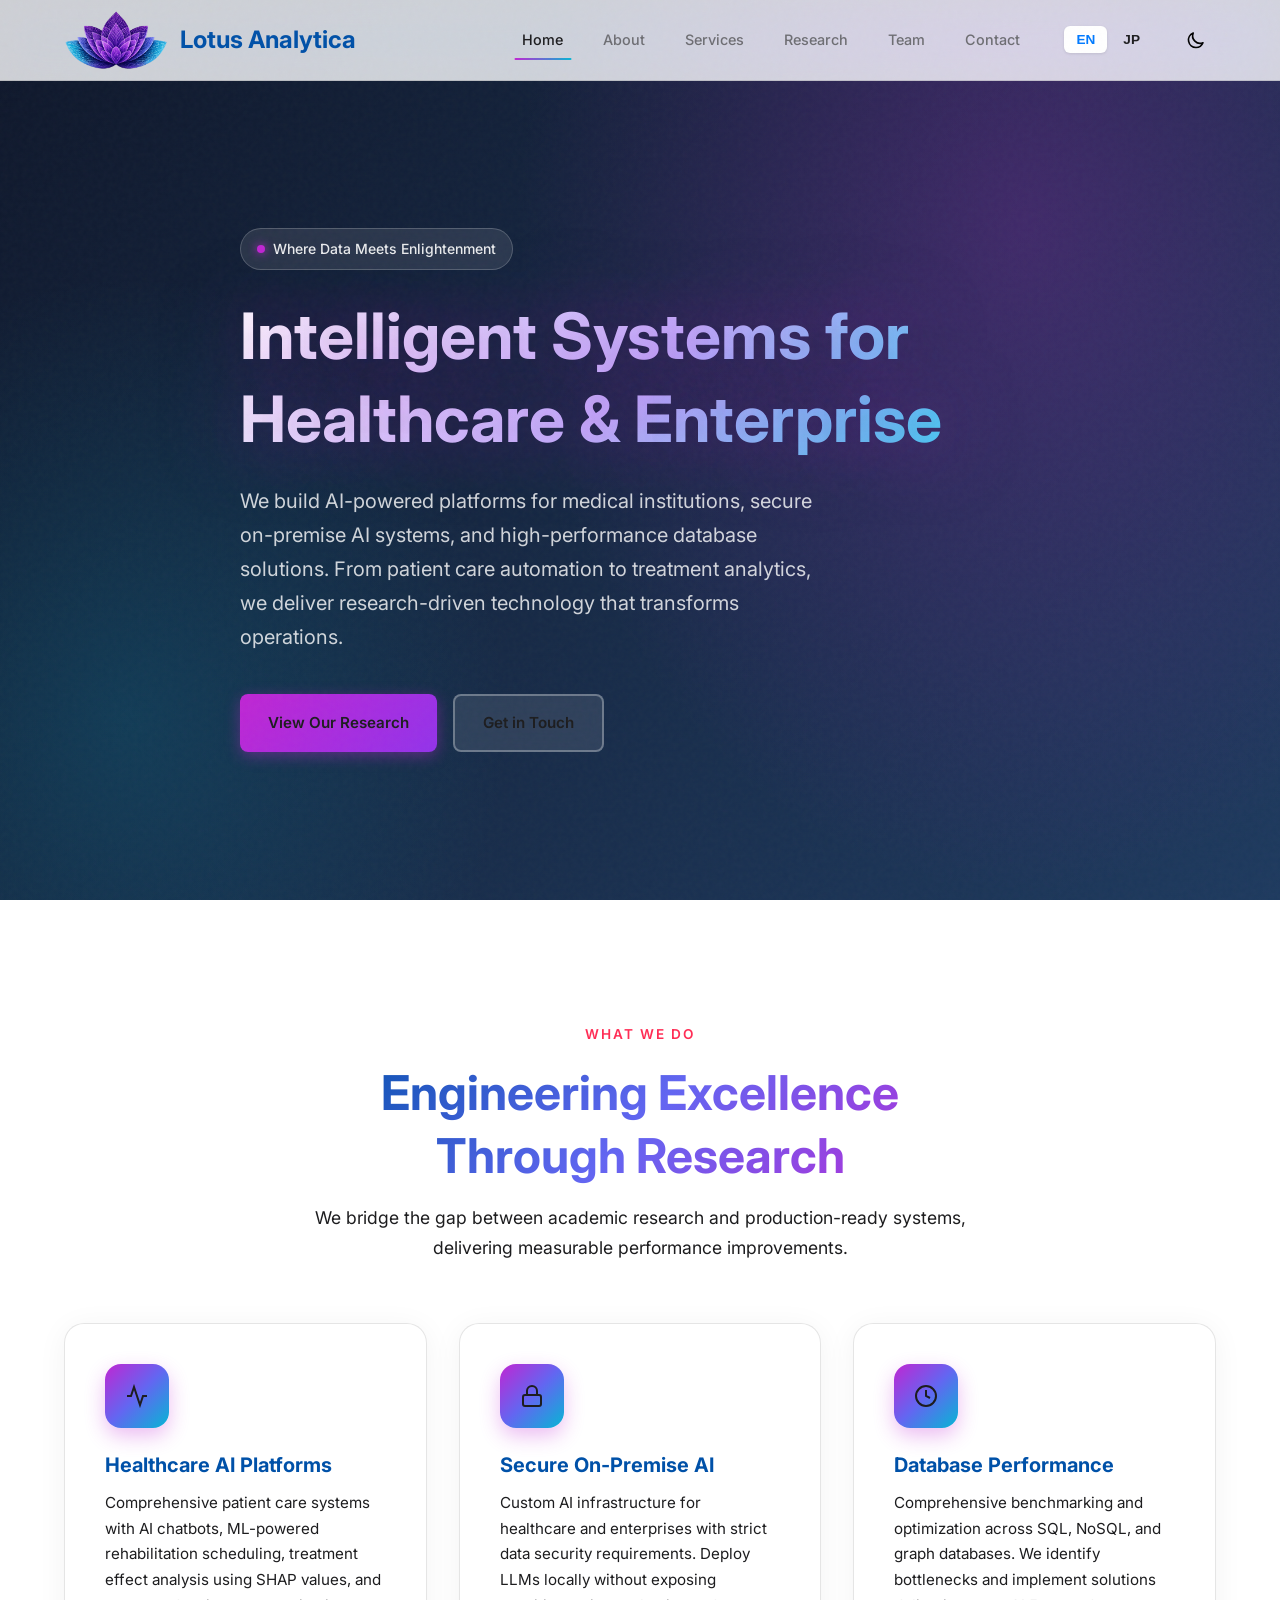
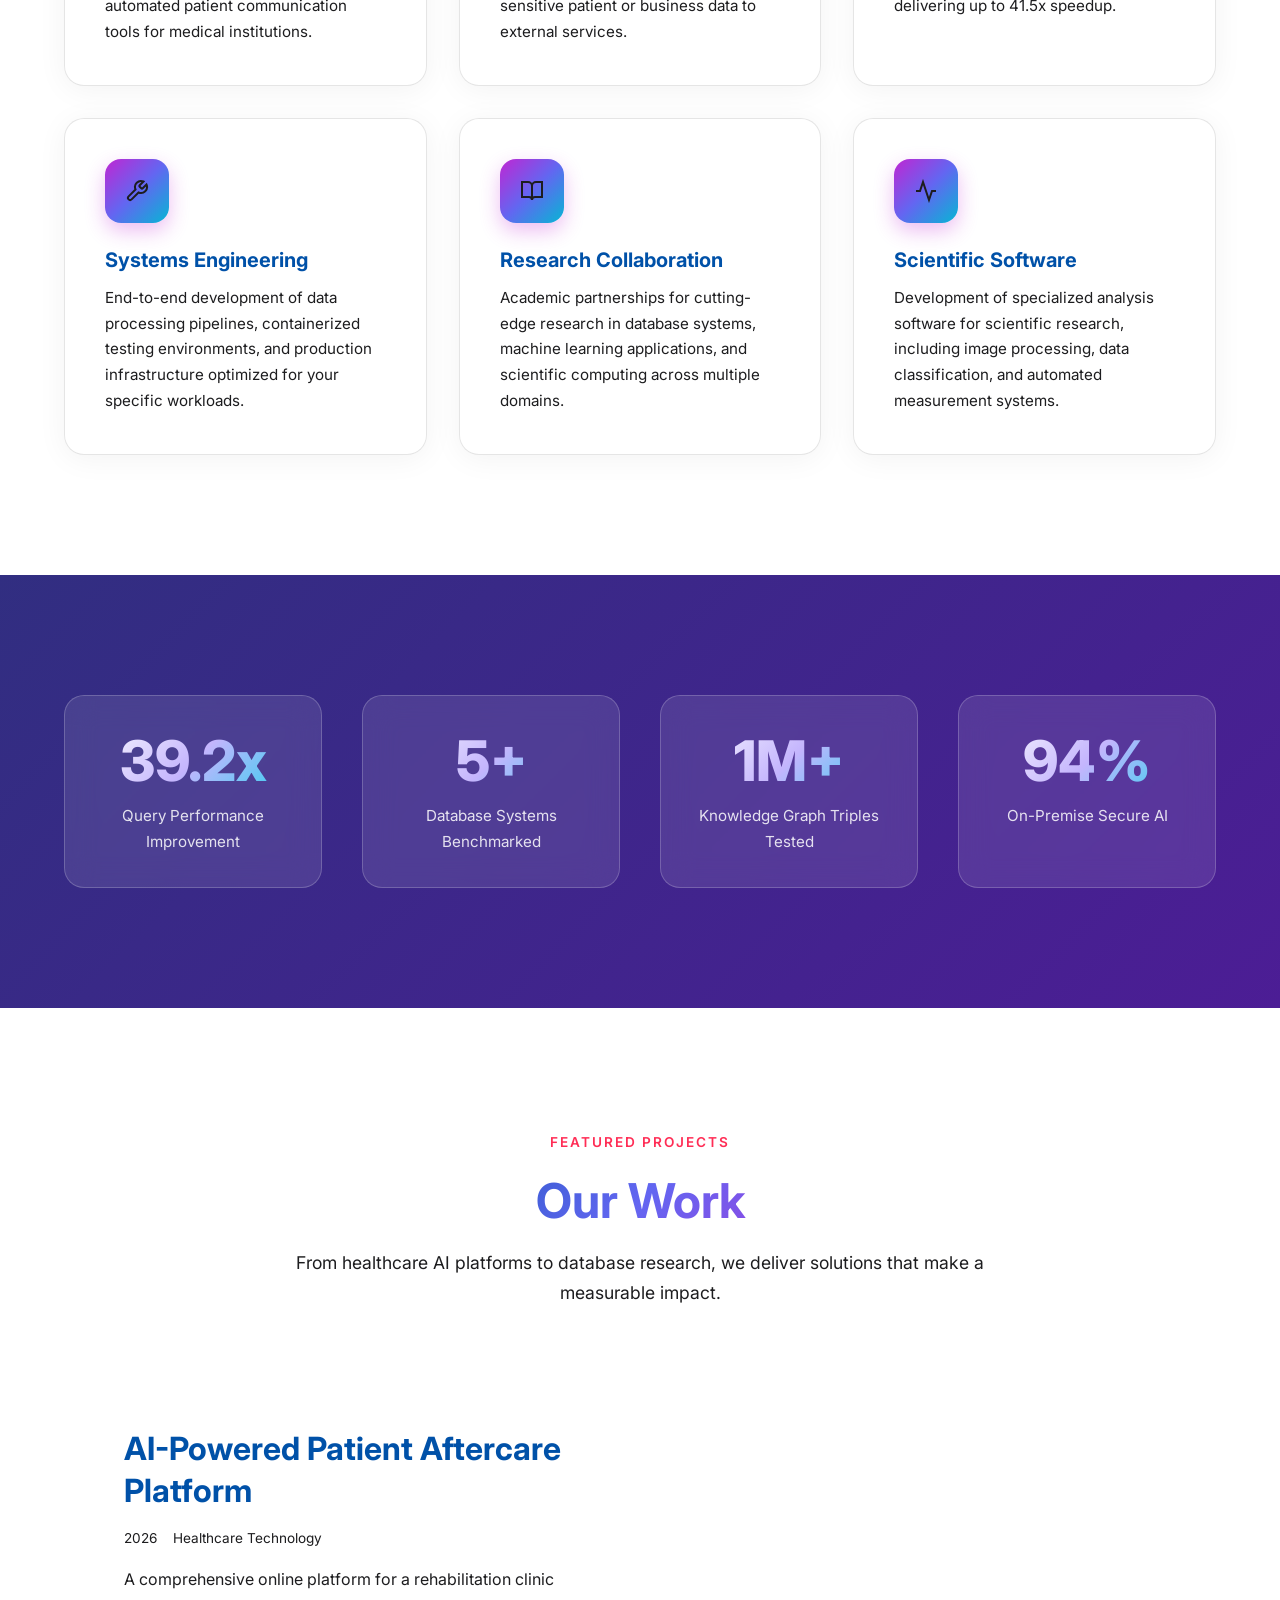
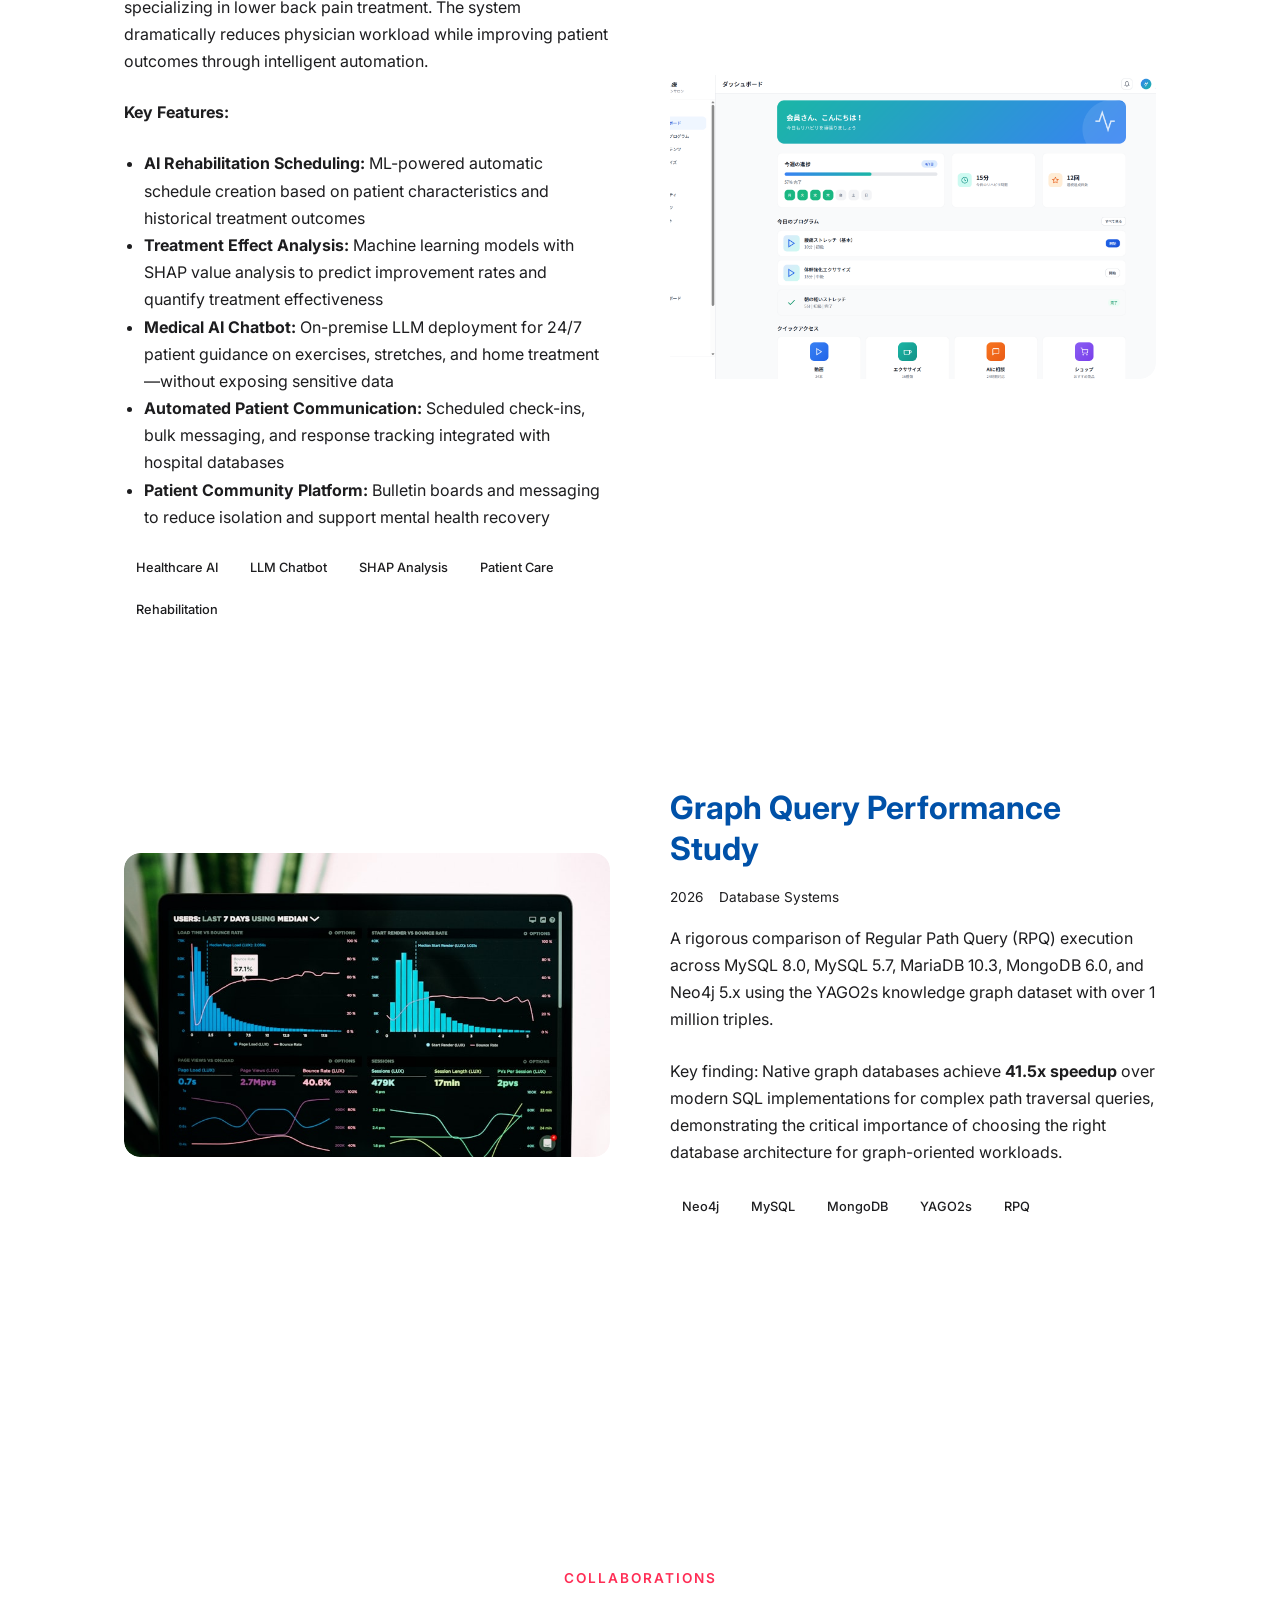
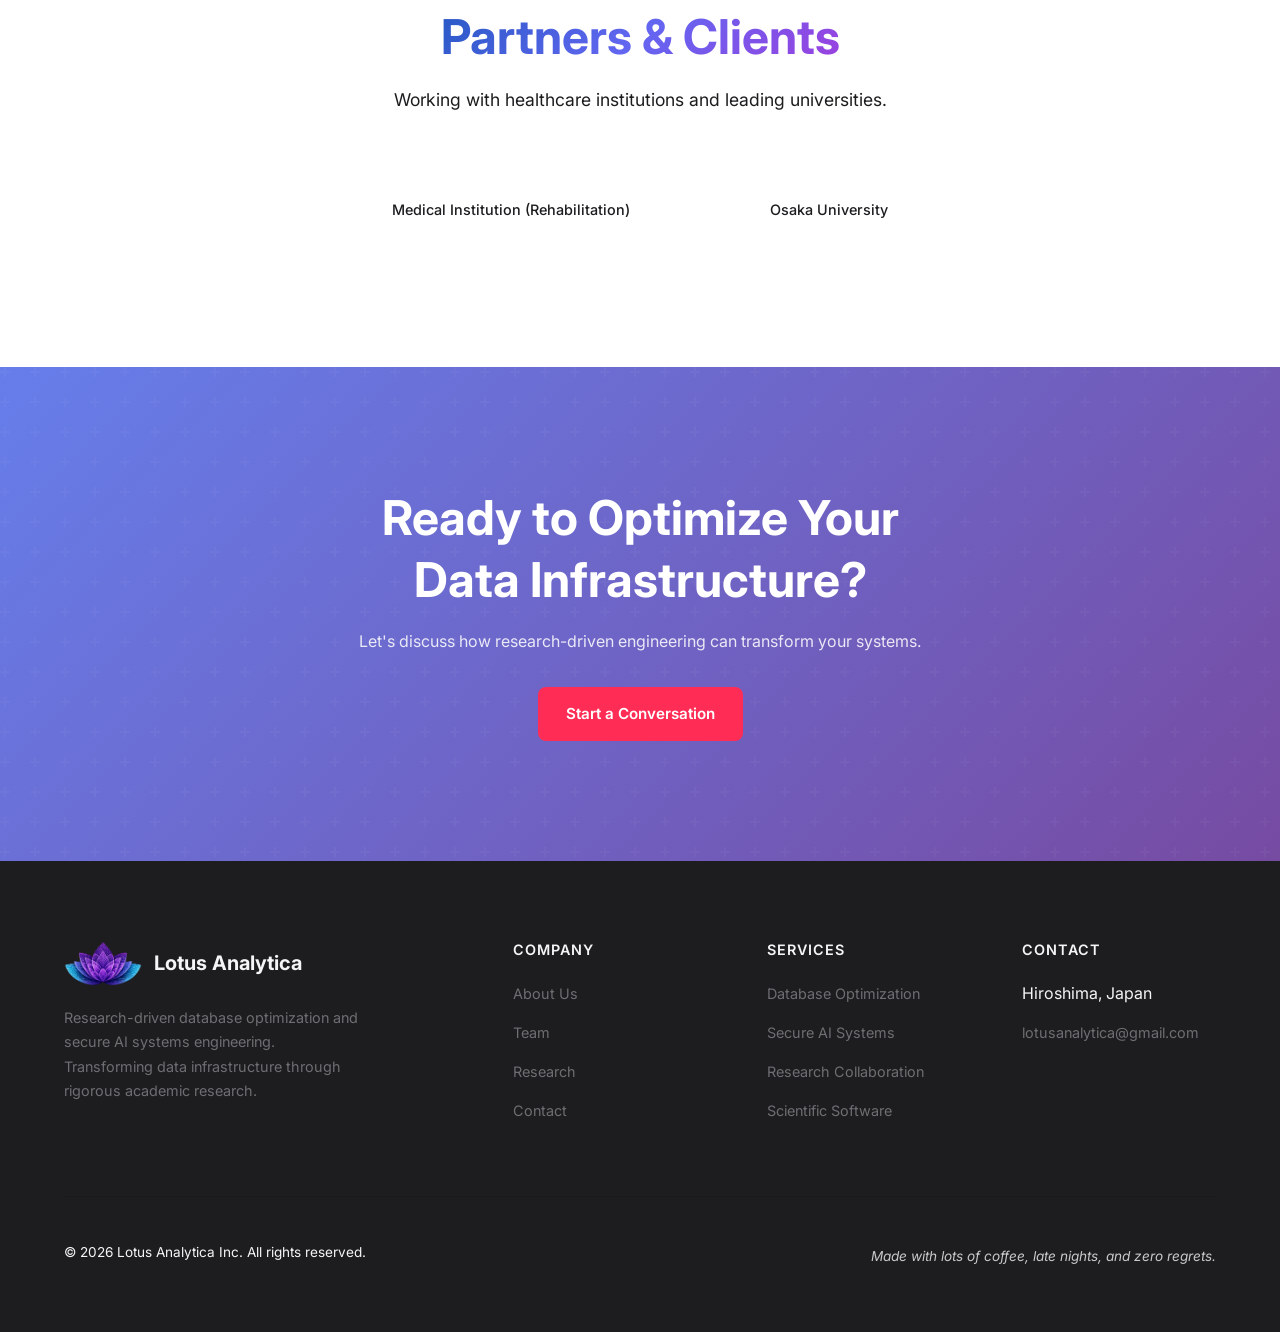
<file: index.html>
<!DOCTYPE html>
<html lang="en">
<head>
  <meta charset="UTF-8">
  <meta name="viewport" content="width=device-width, initial-scale=1.0">
  <meta http-equiv="X-UA-Compatible" content="IE=edge">

  <!-- Primary Meta Tags -->
  <title>Lotus Analytica | Database Research & AI Systems Engineering</title>
  <meta name="title" content="Lotus Analytica | Database Research & AI Systems Engineering">
  <meta name="description" content="Lotus Analytica specializes in healthcare AI systems, database performance optimization, and secure on-premise AI. We build intelligent platforms for medical institutions and deliver research-driven solutions.">
  <meta name="keywords" content="healthcare AI, medical AI systems, database optimization, graph database, Neo4j, MySQL, secure AI, rehabilitation technology, patient care AI, Sahil Dwivedi, Yuya Sasaki">
  <meta name="author" content="Lotus Analytica">
  <meta name="robots" content="index, follow">

  <!-- Open Graph / Facebook -->
  <meta property="og:type" content="website">
  <meta property="og:url" content="https://lotusanalytica.com/">
  <meta property="og:title" content="Lotus Analytica | Database Research & AI Systems Engineering">
  <meta property="og:description" content="Specializing in database performance optimization, graph query research, and secure AI systems engineering.">
  <meta property="og:image" content="https://lotusanalytica.com/images/og-image.png">
  <meta property="og:locale" content="en_US">
  <meta property="og:locale:alternate" content="ja_JP">

  <!-- Twitter -->
  <meta property="twitter:card" content="summary_large_image">
  <meta property="twitter:url" content="https://lotusanalytica.com/">
  <meta property="twitter:title" content="Lotus Analytica | Database Research & AI Systems Engineering">
  <meta property="twitter:description" content="Specializing in database performance optimization, graph query research, and secure AI systems engineering.">
  <meta property="twitter:image" content="https://lotusanalytica.com/images/og-image.png">

  <!-- Canonical & Alternate Languages -->
  <link rel="canonical" href="https://lotusanalytica.com/">
  <link rel="alternate" hreflang="en" href="https://lotusanalytica.com/">
  <link rel="alternate" hreflang="ja" href="https://lotusanalytica.com/ja/">
  <link rel="alternate" hreflang="x-default" href="https://lotusanalytica.com/">

  <!-- Favicon -->
  <link rel="icon" type="image/svg+xml" href="/images/favicon.svg">
  <link rel="apple-touch-icon" href="/images/apple-touch-icon.png">

  <!-- Fonts -->
  <link rel="preconnect" href="https://fonts.googleapis.com">
  <link rel="preconnect" href="https://fonts.gstatic.com" crossorigin>
  <link href="https://fonts.googleapis.com/css2?family=Inter:wght@400;500;600;700;800&family=Noto+Sans+JP:wght@400;500;600;700&family=JetBrains+Mono:wght@400;500&display=swap" rel="stylesheet">

  <!-- Styles -->
  <link rel="stylesheet" href="/css/style.css?v=20260308a">

  <!-- Structured Data -->
  <script type="application/ld+json">
  {
    "@context": "https://schema.org",
    "@type": "Organization",
    "name": "Lotus Analytica",
    "alternateName": "株式会社 Lotus Analytica",
    "url": "https://lotusanalytica.com",
    "logo": "https://lotusanalytica.com/images/logo.png",
    "description": "Database performance optimization, graph query research, and secure AI systems engineering.",
    "foundingDate": "2026-02-27",
    "founders": [
      {
        "@type": "Person",
        "name": "Yuya Sasaki",
        "alternateName": "佐々木勇和",
        "jobTitle": "CEO, Representative Director"
      },
      {
        "@type": "Person",
        "name": "Sahil Dwivedi",
        "alternateName": "サヒル ディウェディ",
        "jobTitle": "COO, Representative Director"
      }
    ],
    "address": {
      "@type": "PostalAddress",
      "addressLocality": "Takehara",
      "addressRegion": "Hiroshima",
      "addressCountry": "JP"
    },
    "sameAs": [],
    "contactPoint": {
      "@type": "ContactPoint",
      "contactType": "business inquiries",
      "email": "lotusanalytica@gmail.com"
    }
  }
  </script>
</head>
<body>
  <!-- Header -->
  <header class="header">
    <div class="container">
      <div class="header-inner">
        <a href="/" class="logo">
          <img src="/images/logo-icon.png" alt="Lotus Analytica" class="logo-icon">
          <span>Lotus Analytica</span>
        </a>

        <nav class="nav">
          <a href="/" class="nav-link active">Home</a>
          <a href="/about.html" class="nav-link">About</a>
          <a href="/services.html" class="nav-link">Services</a>
          <a href="/research.html" class="nav-link">Research</a>
          <a href="/team.html" class="nav-link">Team</a>
          <a href="/contact.html" class="nav-link">Contact</a>

          <div class="lang-switch">
            <button class="lang-btn active" data-lang="en">EN</button>
            <button class="lang-btn" data-lang="ja">JP</button>
          </div>

          <button class="theme-toggle" aria-label="Toggle dark mode">
            <svg class="sun-icon" xmlns="http://www.w3.org/2000/svg" fill="none" viewBox="0 0 24 24" stroke="currentColor">
              <path stroke-linecap="round" stroke-linejoin="round" stroke-width="2" d="M12 3v1m0 16v1m9-9h-1M4 12H3m15.364 6.364l-.707-.707M6.343 6.343l-.707-.707m12.728 0l-.707.707M6.343 17.657l-.707.707M16 12a4 4 0 11-8 0 4 4 0 018 0z" />
            </svg>
            <svg class="moon-icon" xmlns="http://www.w3.org/2000/svg" fill="none" viewBox="0 0 24 24" stroke="currentColor">
              <path stroke-linecap="round" stroke-linejoin="round" stroke-width="2" d="M20.354 15.354A9 9 0 018.646 3.646 9.003 9.003 0 0012 21a9.003 9.003 0 008.354-5.646z" />
            </svg>
          </button>
        </nav>

        <button class="menu-toggle" aria-label="Toggle menu" aria-expanded="false">
          <span></span>
          <span></span>
          <span></span>
        </button>
      </div>
    </div>
  </header>

  <!-- Hero Section -->
  <section class="hero">
    <div class="container">
      <div class="hero-content">
        <div class="hero-badge">Where Data Meets Enlightenment</div>
        <h1>Intelligent Systems for Healthcare & Enterprise</h1>
        <p class="hero-subtitle">
          We build AI-powered platforms for medical institutions, secure on-premise AI systems, and high-performance database solutions. From patient care automation to treatment analytics, we deliver research-driven technology that transforms operations.
        </p>
        <div class="hero-actions">
          <a href="/research.html" class="btn btn-primary">View Our Research</a>
          <a href="/contact.html" class="btn btn-secondary">Get in Touch</a>
        </div>
      </div>
    </div>
  </section>

  <!-- Features Section -->
  <section class="section">
    <div class="container">
      <div class="section-header">
        <span class="section-label">What We Do</span>
        <h2>Engineering Excellence Through Research</h2>
        <p>We bridge the gap between academic research and production-ready systems, delivering measurable performance improvements.</p>
      </div>

      <div class="features-grid">
        <div class="feature-card animate-on-scroll">
          <div class="feature-icon">
            <svg width="24" height="24" viewBox="0 0 24 24" fill="none" stroke="currentColor" stroke-width="2">
              <path d="M22 12h-4l-3 9L9 3l-3 9H2"></path>
            </svg>
          </div>
          <h3>Healthcare AI Platforms</h3>
          <p>Comprehensive patient care systems with AI chatbots, ML-powered rehabilitation scheduling, treatment effect analysis using SHAP values, and automated patient communication tools for medical institutions.</p>
        </div>

        <div class="feature-card animate-on-scroll">
          <div class="feature-icon">
            <svg width="24" height="24" viewBox="0 0 24 24" fill="none" stroke="currentColor" stroke-width="2">
              <rect x="3" y="11" width="18" height="11" rx="2" ry="2"></rect>
              <path d="M7 11V7a5 5 0 0 1 10 0v4"></path>
            </svg>
          </div>
          <h3>Secure On-Premise AI</h3>
          <p>Custom AI infrastructure for healthcare and enterprises with strict data security requirements. Deploy LLMs locally without exposing sensitive patient or business data to external services.</p>
        </div>

        <div class="feature-card animate-on-scroll">
          <div class="feature-icon">
            <svg width="24" height="24" viewBox="0 0 24 24" fill="none" stroke="currentColor" stroke-width="2">
              <circle cx="12" cy="12" r="10"></circle>
              <path d="M12 6v6l4 2"></path>
            </svg>
          </div>
          <h3>Database Performance</h3>
          <p>Comprehensive benchmarking and optimization across SQL, NoSQL, and graph databases. We identify bottlenecks and implement solutions delivering up to 41.5x speedup.</p>
        </div>

        <div class="feature-card animate-on-scroll">
          <div class="feature-icon">
            <svg width="24" height="24" viewBox="0 0 24 24" fill="none" stroke="currentColor" stroke-width="2">
              <path d="M14.7 6.3a1 1 0 0 0 0 1.4l1.6 1.6a1 1 0 0 0 1.4 0l3.77-3.77a6 6 0 0 1-7.94 7.94l-6.91 6.91a2.12 2.12 0 0 1-3-3l6.91-6.91a6 6 0 0 1 7.94-7.94l-3.76 3.76z"></path>
            </svg>
          </div>
          <h3>Systems Engineering</h3>
          <p>End-to-end development of data processing pipelines, containerized testing environments, and production infrastructure optimized for your specific workloads.</p>
        </div>

        <div class="feature-card animate-on-scroll">
          <div class="feature-icon">
            <svg width="24" height="24" viewBox="0 0 24 24" fill="none" stroke="currentColor" stroke-width="2">
              <path d="M2 3h6a4 4 0 0 1 4 4v14a3 3 0 0 0-3-3H2z"></path>
              <path d="M22 3h-6a4 4 0 0 0-4 4v14a3 3 0 0 1 3-3h7z"></path>
            </svg>
          </div>
          <h3>Research Collaboration</h3>
          <p>Academic partnerships for cutting-edge research in database systems, machine learning applications, and scientific computing across multiple domains.</p>
        </div>

        <div class="feature-card animate-on-scroll">
          <div class="feature-icon">
            <svg width="24" height="24" viewBox="0 0 24 24" fill="none" stroke="currentColor" stroke-width="2">
              <polyline points="22 12 18 12 15 21 9 3 6 12 2 12"></polyline>
            </svg>
          </div>
          <h3>Scientific Software</h3>
          <p>Development of specialized analysis software for scientific research, including image processing, data classification, and automated measurement systems.</p>
        </div>
      </div>
    </div>
  </section>

  <!-- Stats Section -->
  <section class="section stats">
    <div class="container">
      <div class="stats-grid">
        <div class="stat-item animate-on-scroll">
          <div class="stat-number">41.5x</div>
          <div class="stat-label">Query Performance Improvement</div>
        </div>
        <div class="stat-item animate-on-scroll">
          <div class="stat-number">5+</div>
          <div class="stat-label">Database Systems Benchmarked</div>
        </div>
        <div class="stat-item animate-on-scroll">
          <div class="stat-number">1M+</div>
          <div class="stat-label">Knowledge Graph Triples Tested</div>
        </div>
        <div class="stat-item animate-on-scroll">
          <div class="stat-number">100%</div>
          <div class="stat-label">On-Premise Secure AI</div>
        </div>
      </div>
    </div>
  </section>

  <!-- Research Highlight -->
  <section class="section">
    <div class="container">
      <div class="section-header">
        <span class="section-label">Featured Projects</span>
        <h2>Our Work</h2>
        <p>From healthcare AI platforms to database research, we deliver solutions that make a measurable impact.</p>
      </div>

      <!-- Healthcare AI Project -->
      <div class="research-card animate-on-scroll">
        <div class="research-image">
          <img src="/images/hospital-portal.png" alt="Healthcare AI Platform Dashboard">
        </div>
        <div class="research-content">
          <h3>AI-Powered Patient Aftercare Platform</h3>
          <div class="research-meta">
            <span>2026</span>
            <span>Healthcare Technology</span>
          </div>
          <p>
            A comprehensive online platform for a rehabilitation clinic specializing in lower back pain treatment. The system dramatically reduces physician workload while improving patient outcomes through intelligent automation.
          </p>
          <p><strong>Key Features:</strong></p>
          <ul style="margin-left: 20px; color: var(--gray-600); margin-bottom: 16px;">
            <li><strong>AI Rehabilitation Scheduling:</strong> ML-powered automatic schedule creation based on patient characteristics and historical treatment outcomes</li>
            <li><strong>Treatment Effect Analysis:</strong> Machine learning models with SHAP value analysis to predict improvement rates and quantify treatment effectiveness</li>
            <li><strong>Medical AI Chatbot:</strong> On-premise LLM deployment for 24/7 patient guidance on exercises, stretches, and home treatment—without exposing sensitive data</li>
            <li><strong>Automated Patient Communication:</strong> Scheduled check-ins, bulk messaging, and response tracking integrated with hospital databases</li>
            <li><strong>Patient Community Platform:</strong> Bulletin boards and messaging to reduce isolation and support mental health recovery</li>
          </ul>
          <div class="research-tags">
            <span class="tag">Healthcare AI</span>
            <span class="tag">LLM Chatbot</span>
            <span class="tag">SHAP Analysis</span>
            <span class="tag">Patient Care</span>
            <span class="tag">Rehabilitation</span>
          </div>
        </div>
      </div>

      <!-- Database Research Project -->
      <div class="research-card animate-on-scroll">
        <div class="research-image">
          <img src="/images/benchmark-graph.jpg" alt="Graph Query Performance Visualization">
        </div>
        <div class="research-content">
          <h3>Graph Query Performance Study</h3>
          <div class="research-meta">
            <span>2026</span>
            <span>Database Systems</span>
          </div>
          <p>
            A rigorous comparison of Regular Path Query (RPQ) execution across MySQL 8.0, MySQL 5.7, MariaDB 10.3, MongoDB 6.0, and Neo4j 5.x using the YAGO2s knowledge graph dataset with over 1 million triples.
          </p>
          <p>
            Key finding: Native graph databases achieve <strong>41.5x speedup</strong> over modern SQL implementations for complex path traversal queries, demonstrating the critical importance of choosing the right database architecture for graph-oriented workloads.
          </p>
          <div class="research-tags">
            <span class="tag">Neo4j</span>
            <span class="tag">MySQL</span>
            <span class="tag">MongoDB</span>
            <span class="tag">YAGO2s</span>
            <span class="tag">RPQ</span>
          </div>
        </div>
      </div>
    </div>
  </section>

  <!-- Clients Section -->
  <section class="section clients-section">
    <div class="container">
      <div class="section-header">
        <span class="section-label">Collaborations</span>
        <h2>Partners & Clients</h2>
        <p>Working with healthcare institutions and leading universities.</p>
      </div>

      <div class="clients-grid">
        <div class="client-logo">Medical Institution (Rehabilitation)</div>
        <div class="client-logo">Osaka University</div>
      </div>
    </div>
  </section>

  <!-- CTA Section -->
  <section class="section cta">
    <div class="container">
      <div class="cta-content">
        <h2>Ready to Optimize Your Data Infrastructure?</h2>
        <p>Let's discuss how research-driven engineering can transform your systems.</p>
        <a href="/contact.html" class="btn btn-accent">Start a Conversation</a>
      </div>
    </div>
  </section>

  <!-- Footer -->
  <footer class="footer">
    <div class="container">
      <div class="footer-grid">
        <div class="footer-brand">
          <div class="footer-logo">
            <img src="/images/logo-icon.png" alt="Lotus Analytica" class="logo-icon">
            <span>Lotus Analytica</span>
          </div>
          <p>Research-driven database optimization and secure AI systems engineering. Transforming data infrastructure through rigorous academic research.</p>
        </div>

        <div class="footer-col">
          <h4 class="footer-title">Company</h4>
          <ul class="footer-links">
            <li><a href="/about.html">About Us</a></li>
            <li><a href="/team.html">Team</a></li>
            <li><a href="/research.html">Research</a></li>
            <li><a href="/contact.html">Contact</a></li>
          </ul>
        </div>

        <div class="footer-col">
          <h4 class="footer-title">Services</h4>
          <ul class="footer-links">
            <li><a href="/services.html">Database Optimization</a></li>
            <li><a href="/services.html">Secure AI Systems</a></li>
            <li><a href="/services.html">Research Collaboration</a></li>
            <li><a href="/services.html">Scientific Software</a></li>
          </ul>
        </div>

        <div class="footer-col">
          <h4 class="footer-title">Contact</h4>
          <ul class="footer-links">
            <li>Hiroshima, Japan</li>
            <li><a href="mailto:lotusanalytica@gmail.com">lotusanalytica@gmail.com</a></li>
          </ul>
        </div>
      </div>

      <div class="footer-bottom">
        <p>&copy; 2026 Lotus Analytica Inc. All rights reserved.</p>
        <p class="footer-fun">Made with lots of coffee, late nights, and zero regrets.</p>
      </div>
    </div>
  </footer>

  <script src="/js/main.js?v=20260308a"></script>
</body>
</html>
</file>
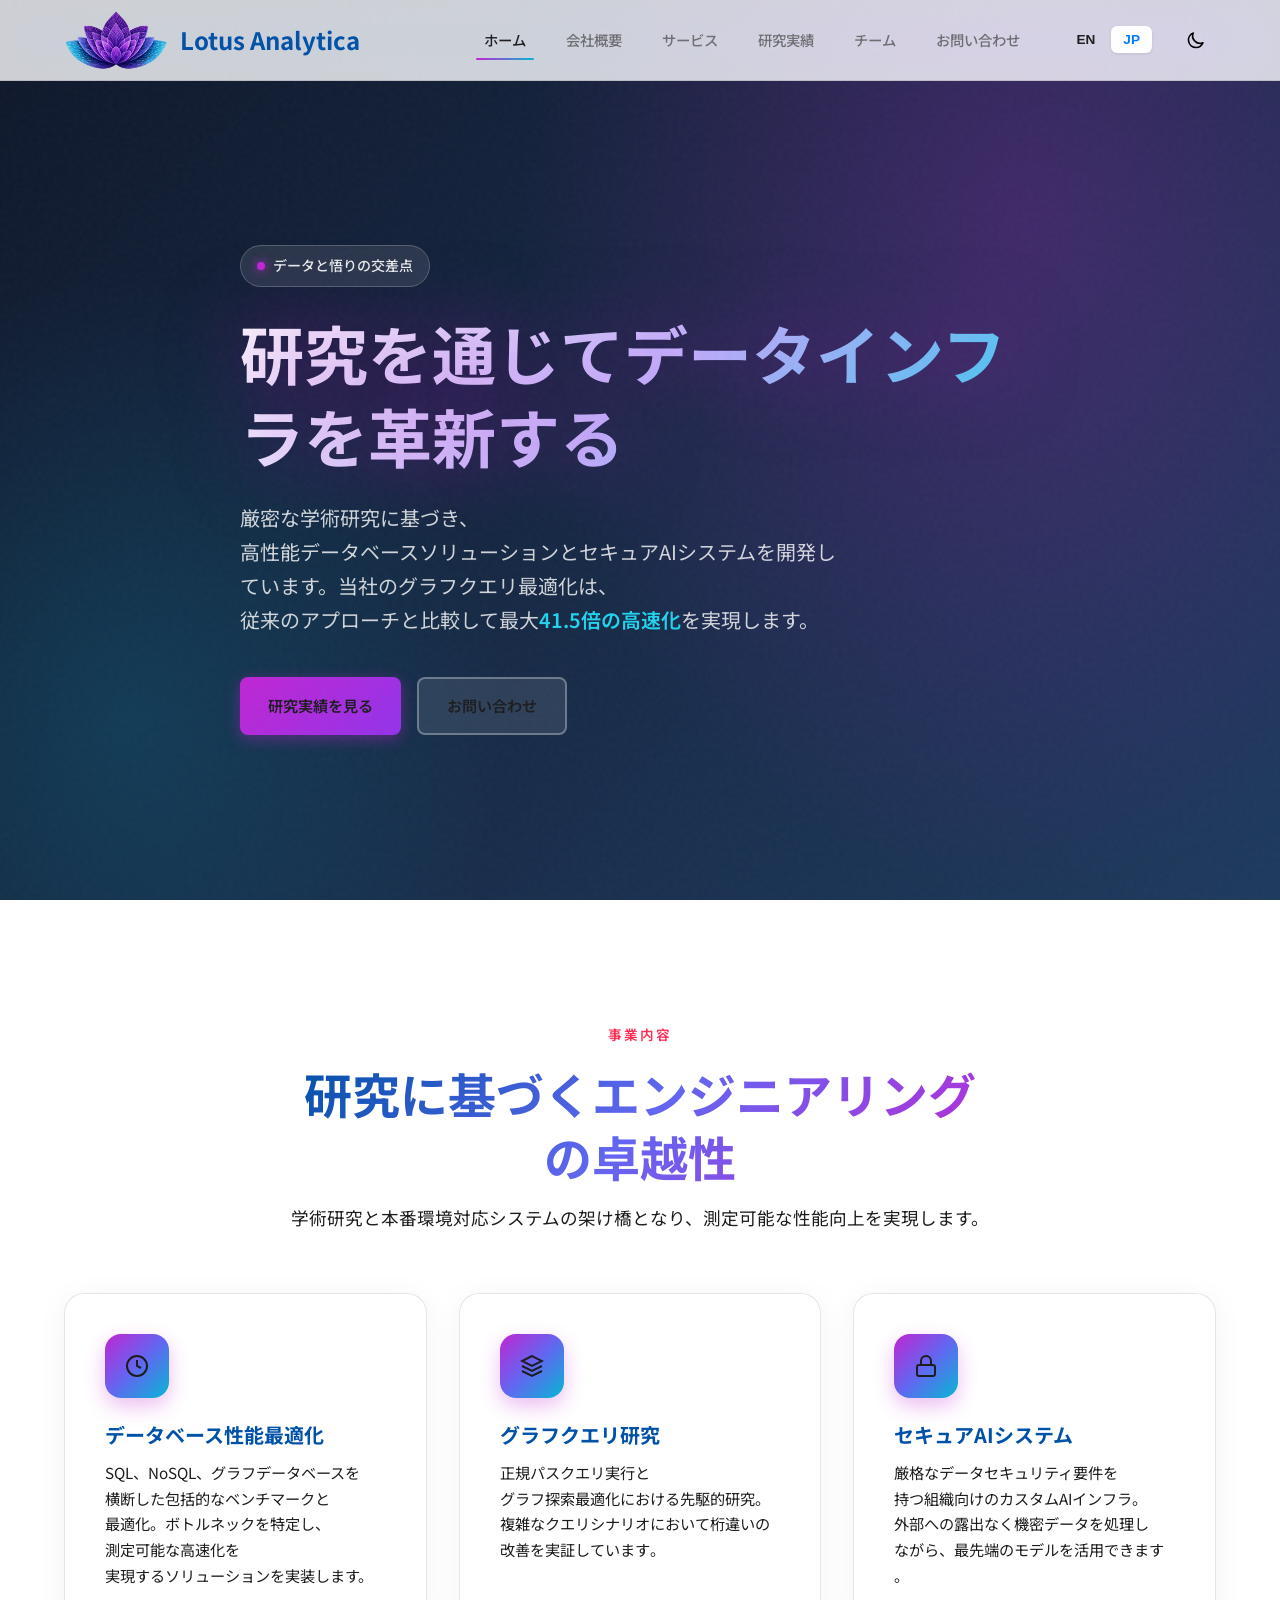
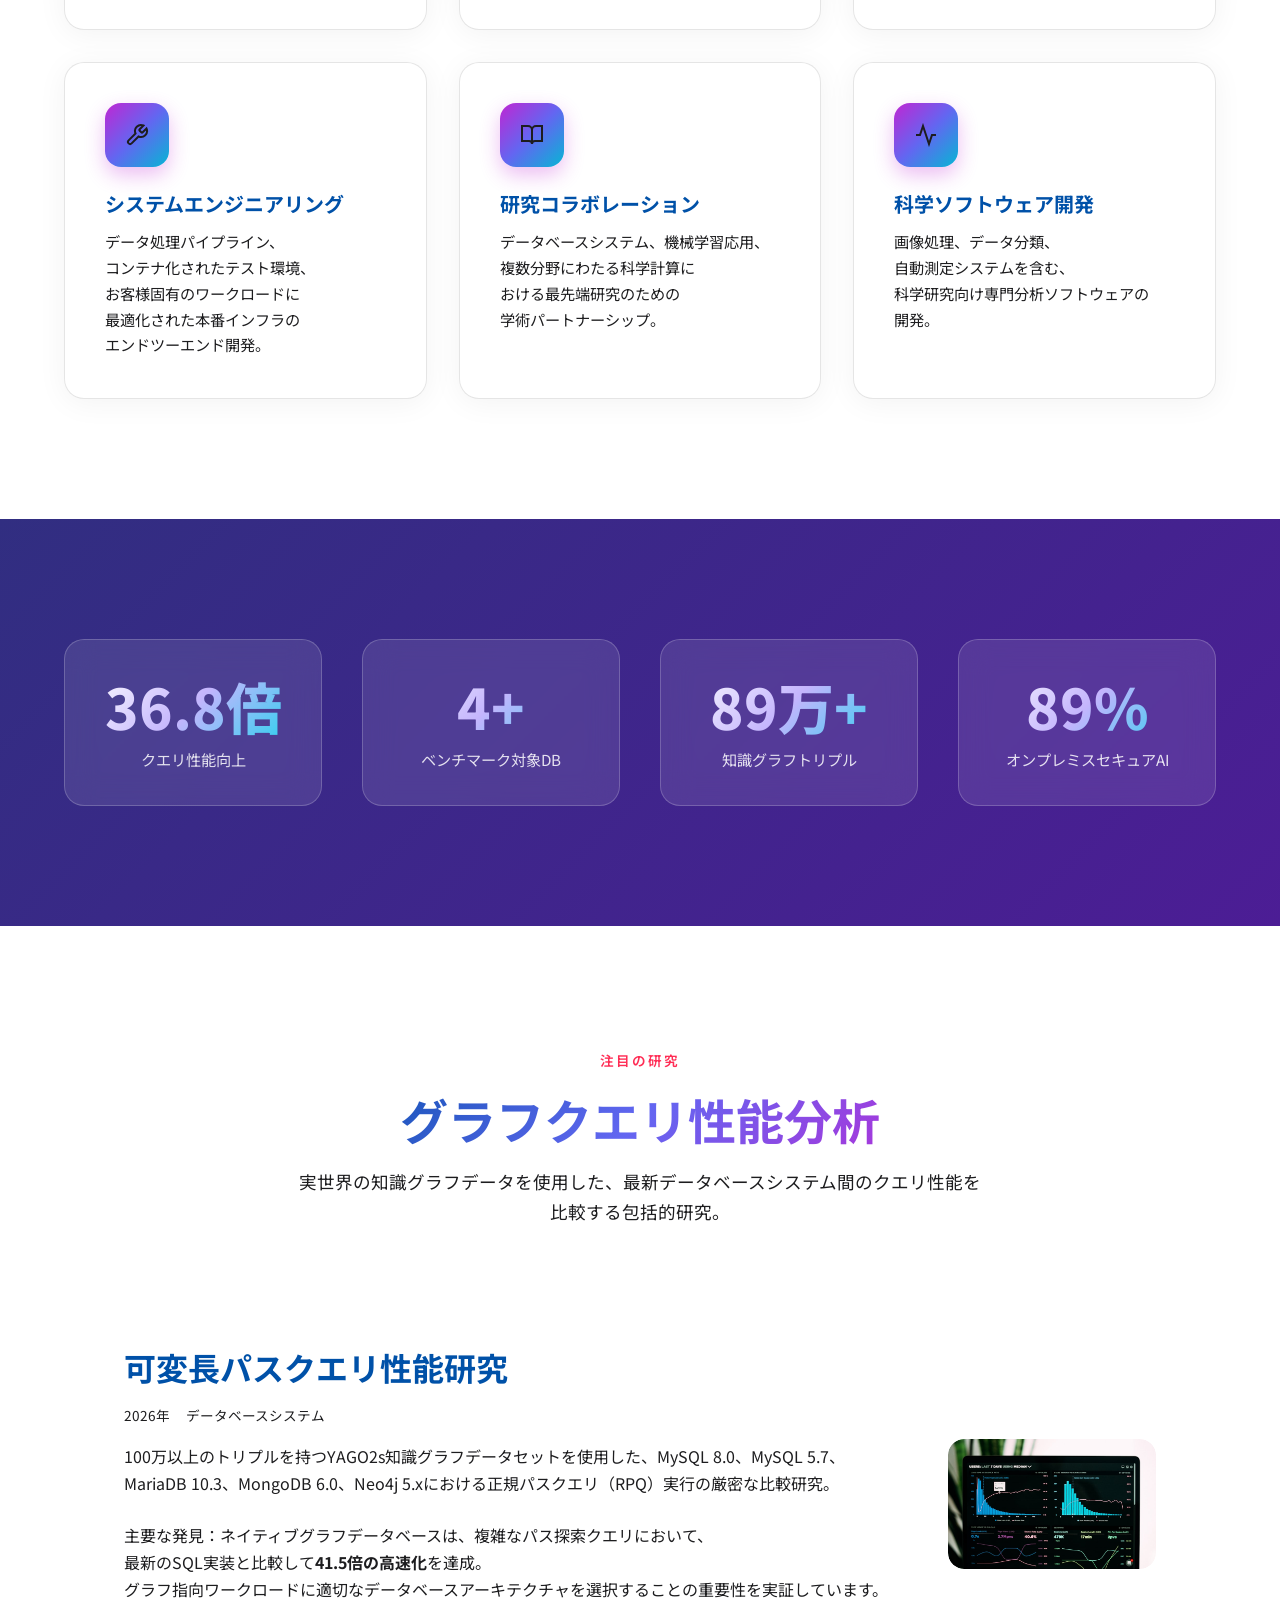
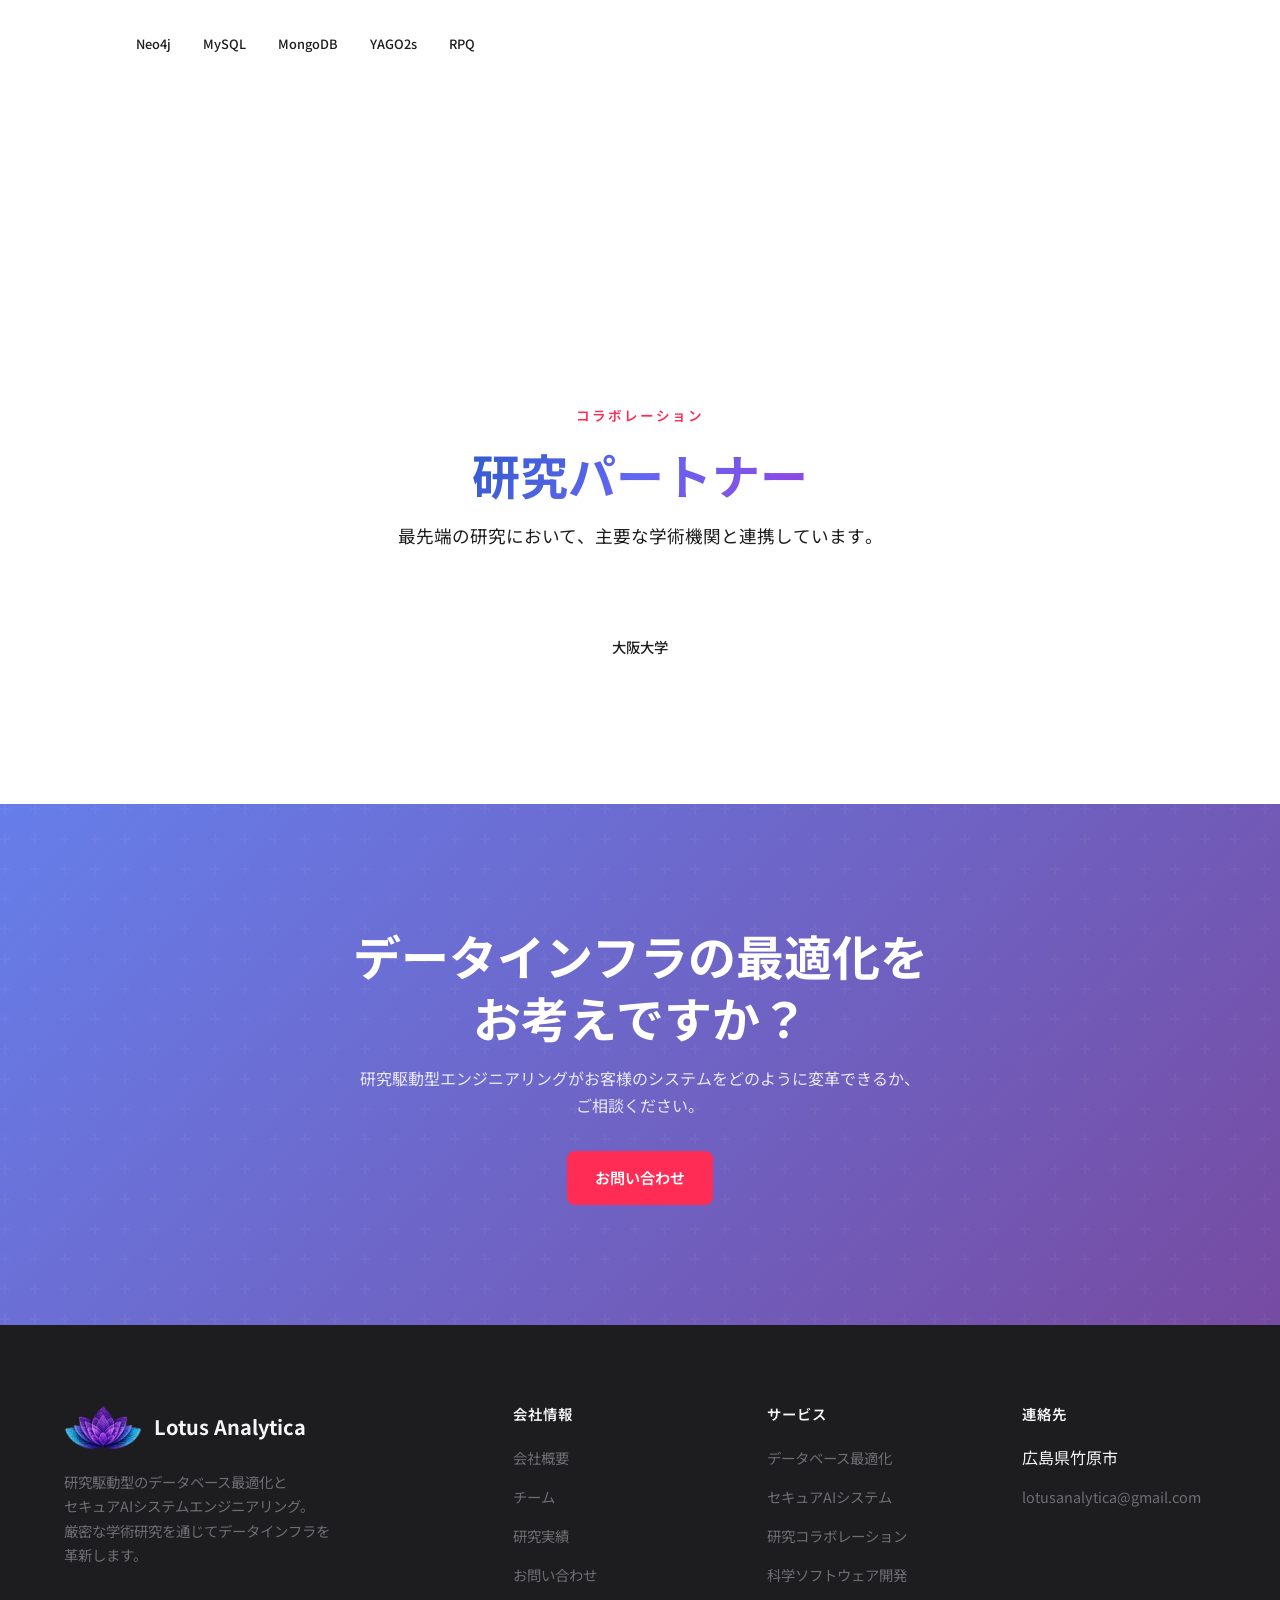
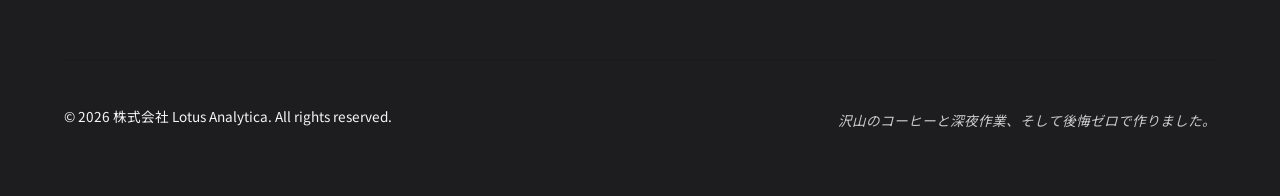
<file: ja/index.html>
<!DOCTYPE html>
<html lang="ja">
<head>
  <meta charset="UTF-8">
  <meta name="viewport" content="width=device-width, initial-scale=1.0">
  <meta http-equiv="X-UA-Compatible" content="IE=edge">

  <!-- Primary Meta Tags -->
  <title>Lotus Analytica | データベース研究 & AIシステムエンジニアリング</title>
  <meta name="title" content="Lotus Analytica | データベース研究 & AIシステムエンジニアリング">
  <meta name="description" content="Lotus Analyticaはデータベース性能最適化、グラフクエリ研究、セキュアAIシステムを専門としています。最先端の研究とエンジニアリングにより、41.5倍の高速化ソリューションを提供します。">
  <meta name="keywords" content="データベース最適化, グラフデータベース, Neo4j, MySQL, AIシステム, セキュアAI, データエンジニアリング, 研究開発, ディウェディ サヒル, 佐々木勇和">
  <meta name="author" content="株式会社 Lotus Analytica">
  <meta name="robots" content="index, follow">

  <!-- Open Graph / Facebook -->
  <meta property="og:type" content="website">
  <meta property="og:url" content="https://lotusanalytica.com/ja/">
  <meta property="og:title" content="Lotus Analytica | データベース研究 & AIシステムエンジニアリング">
  <meta property="og:description" content="データベース性能最適化、グラフクエリ研究、セキュアAIシステムエンジニアリングを専門とする研究開発企業。">
  <meta property="og:image" content="https://lotusanalytica.com/images/og-image.png">
  <meta property="og:locale" content="ja_JP">
  <meta property="og:locale:alternate" content="en_US">

  <!-- Twitter -->
  <meta property="twitter:card" content="summary_large_image">
  <meta property="twitter:url" content="https://lotusanalytica.com/ja/">
  <meta property="twitter:title" content="Lotus Analytica | データベース研究 & AIシステムエンジニアリング">
  <meta property="twitter:description" content="データベース性能最適化、グラフクエリ研究、セキュアAIシステムエンジニアリングを専門とする研究開発企業。">
  <meta property="twitter:image" content="https://lotusanalytica.com/images/og-image.png">

  <!-- Canonical & Alternate Languages -->
  <link rel="canonical" href="https://lotusanalytica.com/ja/">
  <link rel="alternate" hreflang="en" href="https://lotusanalytica.com/">
  <link rel="alternate" hreflang="ja" href="https://lotusanalytica.com/ja/">
  <link rel="alternate" hreflang="x-default" href="https://lotusanalytica.com/">

  <!-- Favicon -->
  <link rel="icon" type="image/svg+xml" href="/images/favicon.svg">
  <link rel="apple-touch-icon" href="/images/apple-touch-icon.png">

  <!-- Fonts -->
  <link rel="preconnect" href="https://fonts.googleapis.com">
  <link rel="preconnect" href="https://fonts.gstatic.com" crossorigin>
  <link href="https://fonts.googleapis.com/css2?family=Inter:wght@400;500;600;700;800&family=Noto+Sans+JP:wght@400;500;600;700&family=JetBrains+Mono:wght@400;500&display=swap" rel="stylesheet">

  <!-- Styles -->
  <link rel="stylesheet" href="/css/style.css?v=20260308a">

  <!-- Structured Data -->
  <script type="application/ld+json">
  {
    "@context": "https://schema.org",
    "@type": "Organization",
    "name": "株式会社 Lotus Analytica",
    "alternateName": "Lotus Analytica",
    "url": "https://lotusanalytica.com",
    "logo": "https://lotusanalytica.com/images/logo.png",
    "description": "データベース性能最適化、グラフクエリ研究、セキュアAIシステムエンジニアリング",
    "foundingDate": "2026-02-27",
    "founders": [
      {
        "@type": "Person",
        "name": "佐々木勇和",
        "alternateName": "Yuya Sasaki",
        "jobTitle": "CEO, 代表取締役社長"
      },
      {
        "@type": "Person",
        "name": "ディウェディ サヒル",
        "alternateName": "Sahil Dwivedi",
        "jobTitle": "COO, 代表取締役"
      }
    ],
    "address": {
      "@type": "PostalAddress",
      "addressLocality": "竹原市",
      "addressRegion": "広島県",
      "addressCountry": "JP"
    },
    "sameAs": [],
    "contactPoint": {
      "@type": "ContactPoint",
      "contactType": "お問い合わせ",
      "email": "lotusanalytica@gmail.com"
    }
  }
  </script>
</head>
<body class="ja">
  <!-- Header -->
  <header class="header">
    <div class="container">
      <div class="header-inner">
        <a href="/ja/" class="logo">
          <img src="/images/logo-icon.png" alt="Lotus Analytica" class="logo-icon">
          <span>Lotus Analytica</span>
        </a>

        <nav class="nav">
          <a href="/ja/" class="nav-link active">ホーム</a>
          <a href="/ja/about.html" class="nav-link">会社概要</a>
          <a href="/ja/services.html" class="nav-link">サービス</a>
          <a href="/ja/research.html" class="nav-link">研究実績</a>
          <a href="/ja/team.html" class="nav-link">チーム</a>
          <a href="/ja/contact.html" class="nav-link">お問い合わせ</a>

          <div class="lang-switch">
            <button class="lang-btn" data-lang="en">EN</button>
            <button class="lang-btn active" data-lang="ja">JP</button>
          </div>

          <button class="theme-toggle" aria-label="Toggle dark mode">
            <svg class="sun-icon" xmlns="http://www.w3.org/2000/svg" fill="none" viewBox="0 0 24 24" stroke="currentColor">
              <path stroke-linecap="round" stroke-linejoin="round" stroke-width="2" d="M12 3v1m0 16v1m9-9h-1M4 12H3m15.364 6.364l-.707-.707M6.343 6.343l-.707-.707m12.728 0l-.707.707M6.343 17.657l-.707.707M16 12a4 4 0 11-8 0 4 4 0 018 0z" />
            </svg>
            <svg class="moon-icon" xmlns="http://www.w3.org/2000/svg" fill="none" viewBox="0 0 24 24" stroke="currentColor">
              <path stroke-linecap="round" stroke-linejoin="round" stroke-width="2" d="M20.354 15.354A9 9 0 018.646 3.646 9.003 9.003 0 0012 21a9.003 9.003 0 008.354-5.646z" />
            </svg>
          </button>
        </nav>

        <button class="menu-toggle" aria-label="メニューを開く" aria-expanded="false">
          <span></span>
          <span></span>
          <span></span>
        </button>
      </div>
    </div>
  </header>

  <!-- Hero Section -->
  <section class="hero">
    <div class="container">
      <div class="hero-content">
        <div class="hero-badge">データと悟りの交差点</div>
        <h1>研究を通じてデータインフラを革新する</h1>
        <p class="hero-subtitle">
          厳密な学術研究に基づき、高性能<span class="nowrap">データベース</span><span class="nowrap">ソリューション</span>と<span class="nowrap">セキュア</span>AI<span class="nowrap">システム</span>を開発しています。当社の<span class="nowrap">グラフクエリ</span>最適化は、従来の<span class="nowrap">アプローチ</span>と比較して最大<strong>41.5倍の高速化</strong>を実現します。
        </p>
        <div class="hero-actions">
          <a href="/ja/research.html" class="btn btn-primary">研究実績を見る</a>
          <a href="/ja/contact.html" class="btn btn-secondary">お問い合わせ</a>
        </div>
      </div>
    </div>
  </section>

  <!-- Features Section -->
  <section class="section">
    <div class="container">
      <div class="section-header">
        <span class="section-label">事業内容</span>
        <h2>研究に基づく<span class="nowrap">エンジニアリング</span>の卓越性</h2>
        <p>学術研究と本番環境対応<span class="nowrap">システム</span>の架け橋となり、測定可能な性能向上を実現します。</p>
      </div>

      <div class="features-grid">
        <div class="feature-card animate-on-scroll">
          <div class="feature-icon">
            <svg width="24" height="24" viewBox="0 0 24 24" fill="none" stroke="currentColor" stroke-width="2">
              <circle cx="12" cy="12" r="10"></circle>
              <path d="M12 6v6l4 2"></path>
            </svg>
          </div>
          <h3>データベース性能最適化</h3>
          <p>SQL、NoSQL、<span class="nowrap">グラフデータベース</span>を横断した包括的な<span class="nowrap">ベンチマーク</span>と最適化。<span class="nowrap">ボトルネック</span>を特定し、測定可能な高速化を実現する<span class="nowrap">ソリューション</span>を実装します。</p>
        </div>

        <div class="feature-card animate-on-scroll">
          <div class="feature-icon">
            <svg width="24" height="24" viewBox="0 0 24 24" fill="none" stroke="currentColor" stroke-width="2">
              <path d="M12 2L2 7l10 5 10-5-10-5z"></path>
              <path d="M2 17l10 5 10-5"></path>
              <path d="M2 12l10 5 10-5"></path>
            </svg>
          </div>
          <h3>グラフクエリ研究</h3>
          <p>正規<span class="nowrap">パスクエリ</span>実行とグラフ探索最適化における先駆的研究。複雑な<span class="nowrap">クエリシナリオ</span>において桁違いの改善を実証しています。</p>
        </div>

        <div class="feature-card animate-on-scroll">
          <div class="feature-icon">
            <svg width="24" height="24" viewBox="0 0 24 24" fill="none" stroke="currentColor" stroke-width="2">
              <rect x="3" y="11" width="18" height="11" rx="2" ry="2"></rect>
              <path d="M7 11V7a5 5 0 0 1 10 0v4"></path>
            </svg>
          </div>
          <h3>セキュアAIシステム</h3>
          <p>厳格な<span class="nowrap">データセキュリティ</span>要件を持つ組織向けの<span class="nowrap">カスタム</span>AI<span class="nowrap">インフラ</span>。外部への露出なく機密<span class="nowrap">データ</span>を処理しながら、最先端の<span class="nowrap">モデル</span>を活用できます。</p>
        </div>

        <div class="feature-card animate-on-scroll">
          <div class="feature-icon">
            <svg width="24" height="24" viewBox="0 0 24 24" fill="none" stroke="currentColor" stroke-width="2">
              <path d="M14.7 6.3a1 1 0 0 0 0 1.4l1.6 1.6a1 1 0 0 0 1.4 0l3.77-3.77a6 6 0 0 1-7.94 7.94l-6.91 6.91a2.12 2.12 0 0 1-3-3l6.91-6.91a6 6 0 0 1 7.94-7.94l-3.76 3.76z"></path>
            </svg>
          </div>
          <h3>システムエンジニアリング</h3>
          <p><span class="nowrap">データ</span>処理<span class="nowrap">パイプライン</span>、<span class="nowrap">コンテナ</span>化された<span class="nowrap">テスト</span>環境、お客様固有の<span class="nowrap">ワークロード</span>に最適化された本番<span class="nowrap">インフラ</span>の<span class="nowrap">エンドツーエンド</span>開発。</p>
        </div>

        <div class="feature-card animate-on-scroll">
          <div class="feature-icon">
            <svg width="24" height="24" viewBox="0 0 24 24" fill="none" stroke="currentColor" stroke-width="2">
              <path d="M2 3h6a4 4 0 0 1 4 4v14a3 3 0 0 0-3-3H2z"></path>
              <path d="M22 3h-6a4 4 0 0 0-4 4v14a3 3 0 0 1 3-3h7z"></path>
            </svg>
          </div>
          <h3>研究コラボレーション</h3>
          <p><span class="nowrap">データベース</span><span class="nowrap">システム</span>、機械学習応用、複数分野にわたる科学計算における最先端研究のための学術<span class="nowrap">パートナーシップ</span>。</p>
        </div>

        <div class="feature-card animate-on-scroll">
          <div class="feature-icon">
            <svg width="24" height="24" viewBox="0 0 24 24" fill="none" stroke="currentColor" stroke-width="2">
              <polyline points="22 12 18 12 15 21 9 3 6 12 2 12"></polyline>
            </svg>
          </div>
          <h3>科学ソフトウェア開発</h3>
          <p>画像処理、<span class="nowrap">データ</span>分類、自動測定<span class="nowrap">システム</span>を含む、科学研究向け専門分析<span class="nowrap">ソフトウェア</span>の開発。</p>
        </div>
      </div>
    </div>
  </section>

  <!-- Stats Section -->
  <section class="section stats">
    <div class="container">
      <div class="stats-grid">
        <div class="stat-item animate-on-scroll">
          <div class="stat-number">41.5倍</div>
          <div class="stat-label">クエリ性能向上</div>
        </div>
        <div class="stat-item animate-on-scroll">
          <div class="stat-number">5+</div>
          <div class="stat-label">ベンチマーク対象DB</div>
        </div>
        <div class="stat-item animate-on-scroll">
          <div class="stat-number">100万+</div>
          <div class="stat-label">知識グラフトリプル</div>
        </div>
        <div class="stat-item animate-on-scroll">
          <div class="stat-number">100%</div>
          <div class="stat-label">オンプレミスセキュアAI</div>
        </div>
      </div>
    </div>
  </section>

  <!-- Research Highlight -->
  <section class="section">
    <div class="container">
      <div class="section-header">
        <span class="section-label">注目の研究</span>
        <h2>グラフクエリ性能分析</h2>
        <p>実世界の知識<span class="nowrap">グラフデータ</span>を使用した、最新<span class="nowrap">データベース</span><span class="nowrap">システム</span>間の<span class="nowrap">クエリ</span>性能を比較する包括的研究。</p>
      </div>

      <div class="research-card animate-on-scroll">
        <div class="research-image">
          <!-- 研究ビジュアライゼーションのプレースホルダー -->
          <img src="/images/benchmark-graph.jpg" alt="グラフクエリ性能">
        </div>
        <div class="research-content">
          <h3>可変長<span class="nowrap">パスクエリ</span>性能研究</h3>
          <div class="research-meta">
            <span>2026年</span>
            <span>データベースシステム</span>
          </div>
          <p>
            100万以上の<span class="nowrap">トリプル</span>を持つYAGO2s知識<span class="nowrap">グラフデータセット</span>を使用した、MySQL 8.0、MySQL 5.7、MariaDB 10.3、MongoDB 6.0、Neo4j 5.xにおける正規<span class="nowrap">パスクエリ</span>（RPQ）実行の厳密な比較研究。
          </p>
          <p>
            主要な発見：<span class="nowrap">ネイティブ</span><span class="nowrap">グラフデータベース</span>は、複雑なパス探索<span class="nowrap">クエリ</span>において、最新のSQL実装と比較して<strong>41.5倍の高速化</strong>を達成。グラフ指向<span class="nowrap">ワークロード</span>に適切な<span class="nowrap">データベース</span><span class="nowrap">アーキテクチャ</span>を選択することの重要性を実証しています。
          </p>
          <div class="research-tags">
            <span class="tag">Neo4j</span>
            <span class="tag">MySQL</span>
            <span class="tag">MongoDB</span>
            <span class="tag">YAGO2s</span>
            <span class="tag">RPQ</span>
          </div>
        </div>
      </div>
    </div>
  </section>

  <!-- Clients Section -->
  <section class="section clients-section">
    <div class="container">
      <div class="section-header">
        <span class="section-label">コラボレーション</span>
        <h2>研究パートナー</h2>
        <p>最先端の研究において、主要な学術機関と連携しています。</p>
      </div>

      <div class="clients-grid">
        <div class="client-logo">大阪大学</div>
        <!-- 追加のクライアントロゴをここに追加可能 -->
      </div>
    </div>
  </section>

  <!-- CTA Section -->
  <section class="section cta">
    <div class="container">
      <div class="cta-content">
        <h2>データインフラの最適化をお考えですか？</h2>
        <p>研究駆動型<span class="nowrap">エンジニアリング</span>がお客様の<span class="nowrap">システム</span>をどのように変革できるか、ご相談ください。</p>
        <a href="/ja/contact.html" class="btn btn-accent">お問い合わせ</a>
      </div>
    </div>
  </section>

  <!-- Footer -->
  <footer class="footer">
    <div class="container">
      <div class="footer-grid">
        <div class="footer-brand">
          <div class="footer-logo">
            <img src="/images/logo-icon.png" alt="Lotus Analytica" class="logo-icon">
            <span>Lotus Analytica</span>
          </div>
          <p>研究駆動型の<span class="nowrap">データベース</span>最適化と<span class="nowrap">セキュア</span>AI<span class="nowrap">システム</span><span class="nowrap">エンジニアリング</span>。厳密な学術研究を通じて<span class="nowrap">データインフラ</span>を革新します。</p>
        </div>

        <div class="footer-col">
          <h4 class="footer-title">会社情報</h4>
          <ul class="footer-links">
            <li><a href="/ja/about.html">会社概要</a></li>
            <li><a href="/ja/team.html">チーム</a></li>
            <li><a href="/ja/research.html">研究実績</a></li>
            <li><a href="/ja/contact.html">お問い合わせ</a></li>
          </ul>
        </div>

        <div class="footer-col">
          <h4 class="footer-title">サービス</h4>
          <ul class="footer-links">
            <li><a href="/ja/services.html">データベース最適化</a></li>
            <li><a href="/ja/services.html">セキュアAIシステム</a></li>
            <li><a href="/ja/services.html">研究コラボレーション</a></li>
            <li><a href="/ja/services.html">科学ソフトウェア開発</a></li>
          </ul>
        </div>

        <div class="footer-col">
          <h4 class="footer-title">連絡先</h4>
          <ul class="footer-links">
            <li>広島県竹原市</li>
            <li><a href="mailto:lotusanalytica@gmail.com">lotusanalytica@gmail.com</a></li>
          </ul>
        </div>
      </div>

      <div class="footer-bottom">
        <p>&copy; 2026 株式会社 Lotus Analytica. All rights reserved.</p>
        <p class="footer-fun">沢山のコーヒーと深夜作業、そして後悔ゼロで作りました。</p>
      </div>
    </div>
  </footer>

  <script src="/js/main.js?v=20260308a"></script>
</body>
</html>
</file>
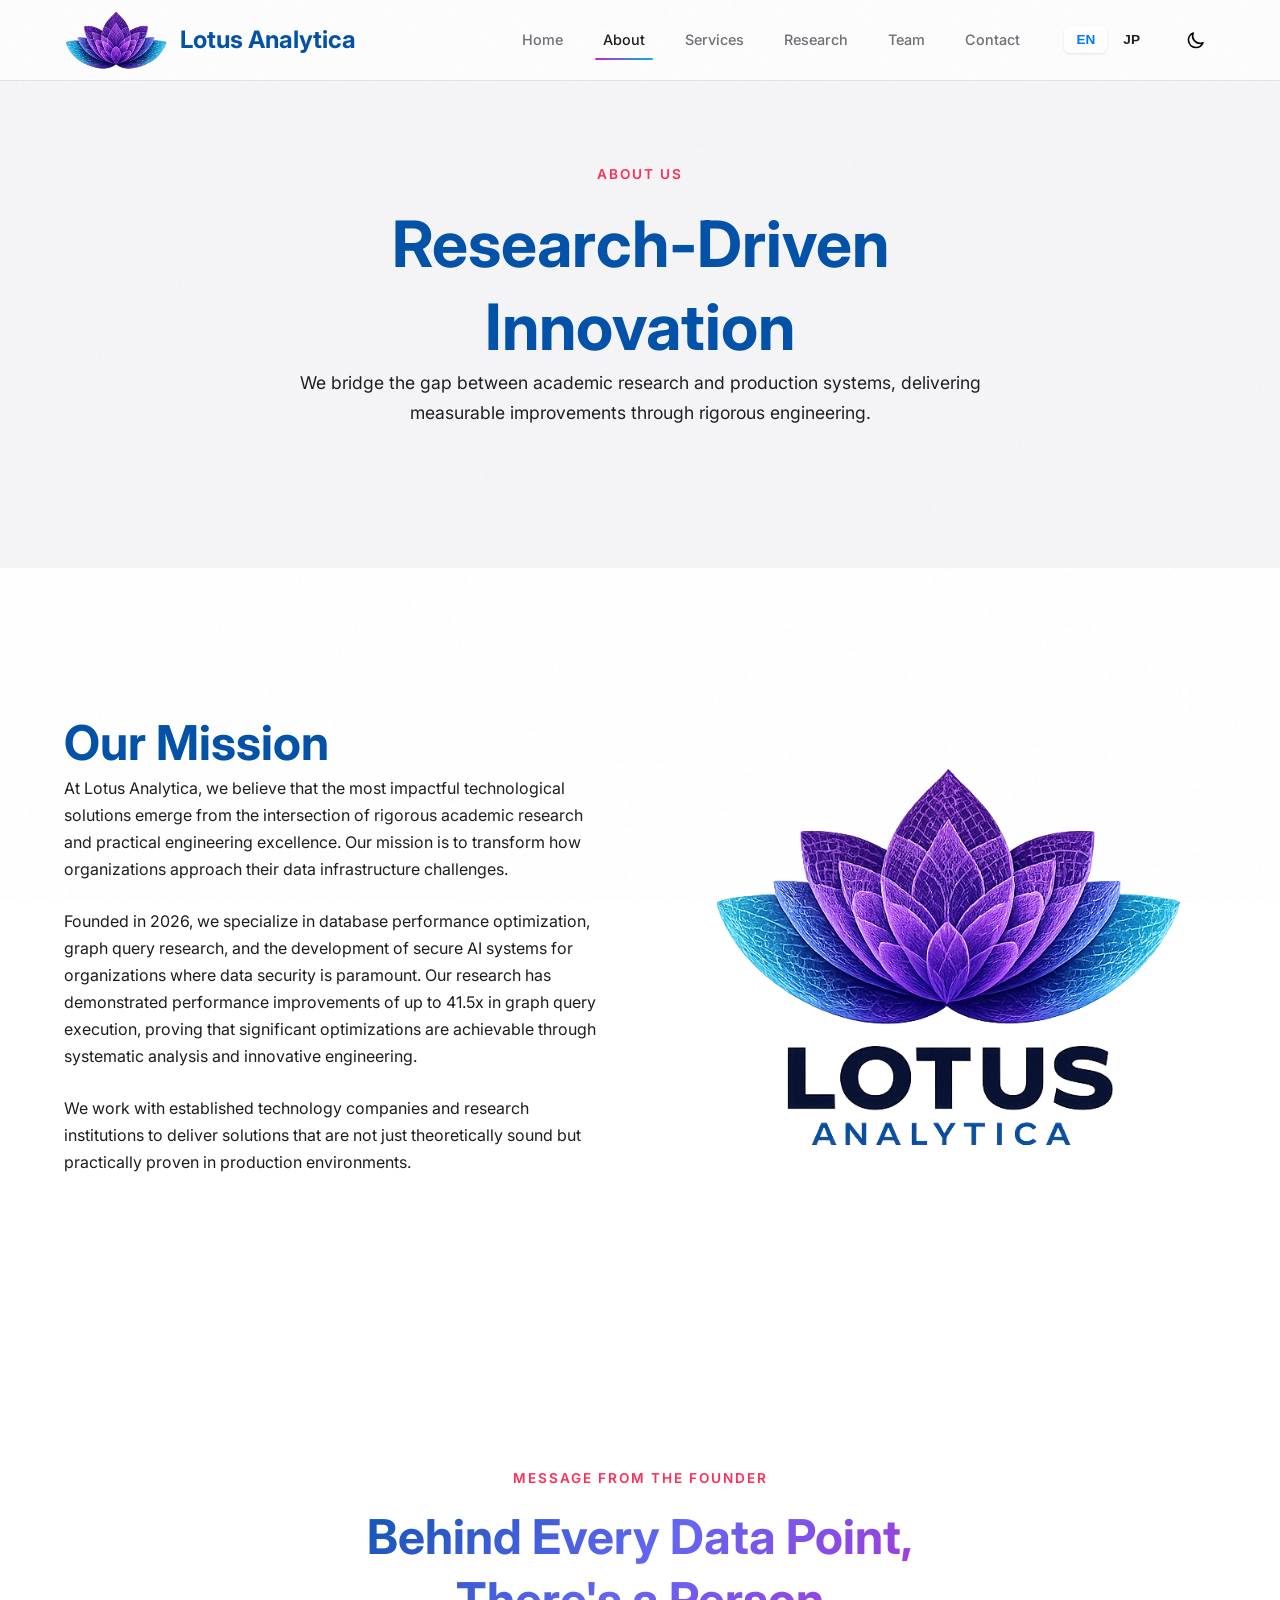
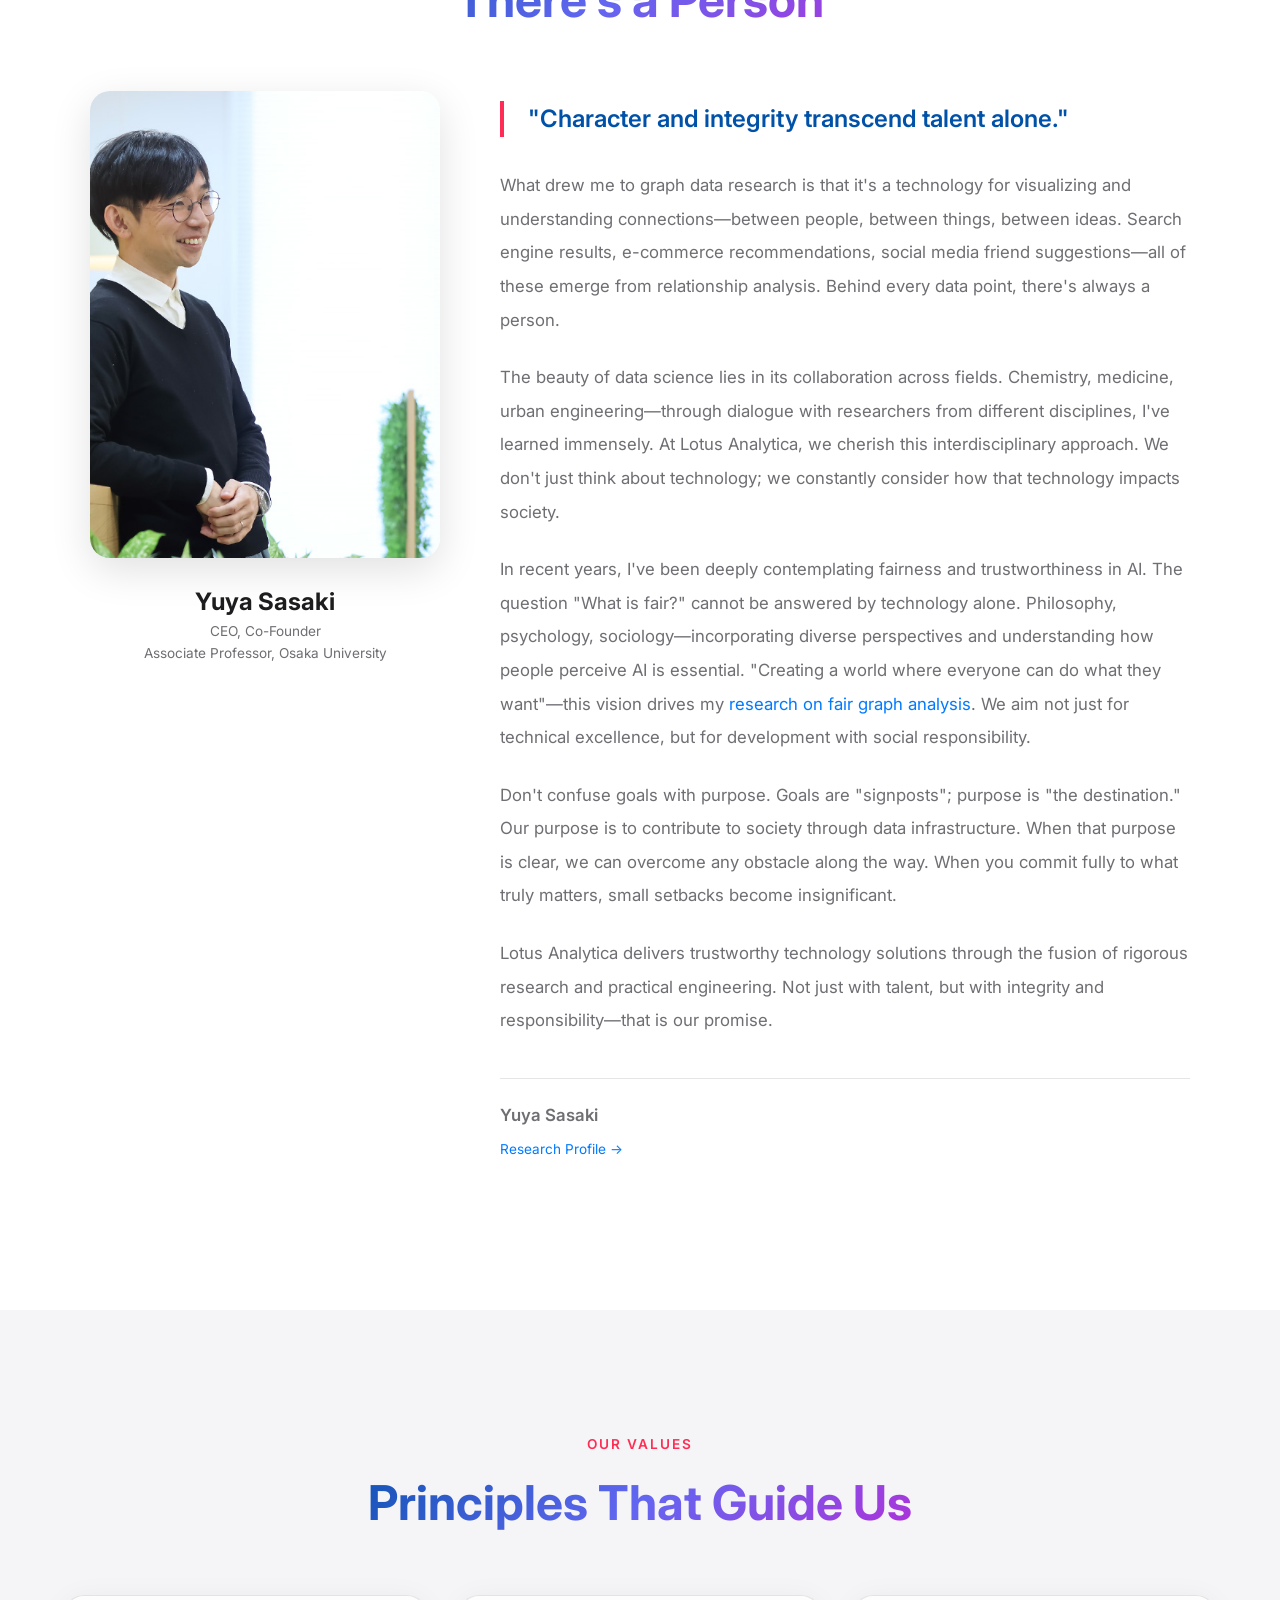
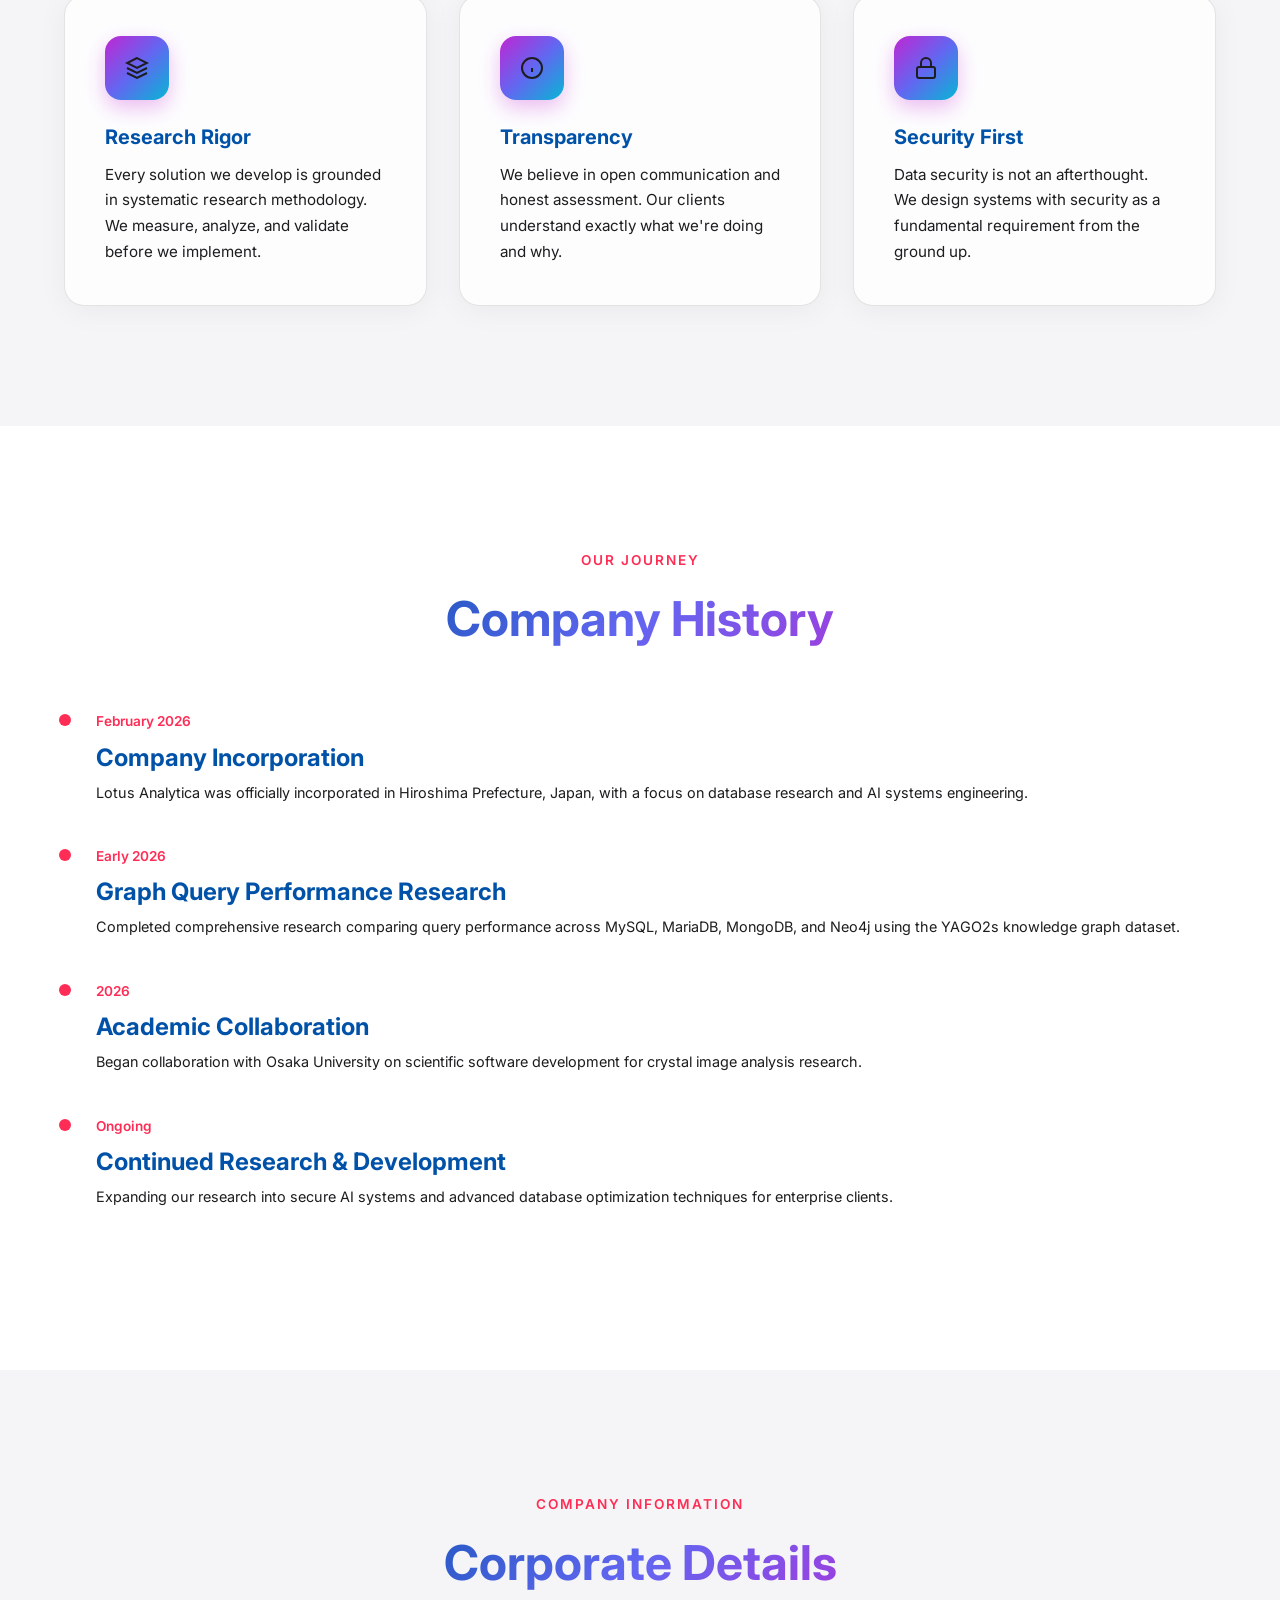
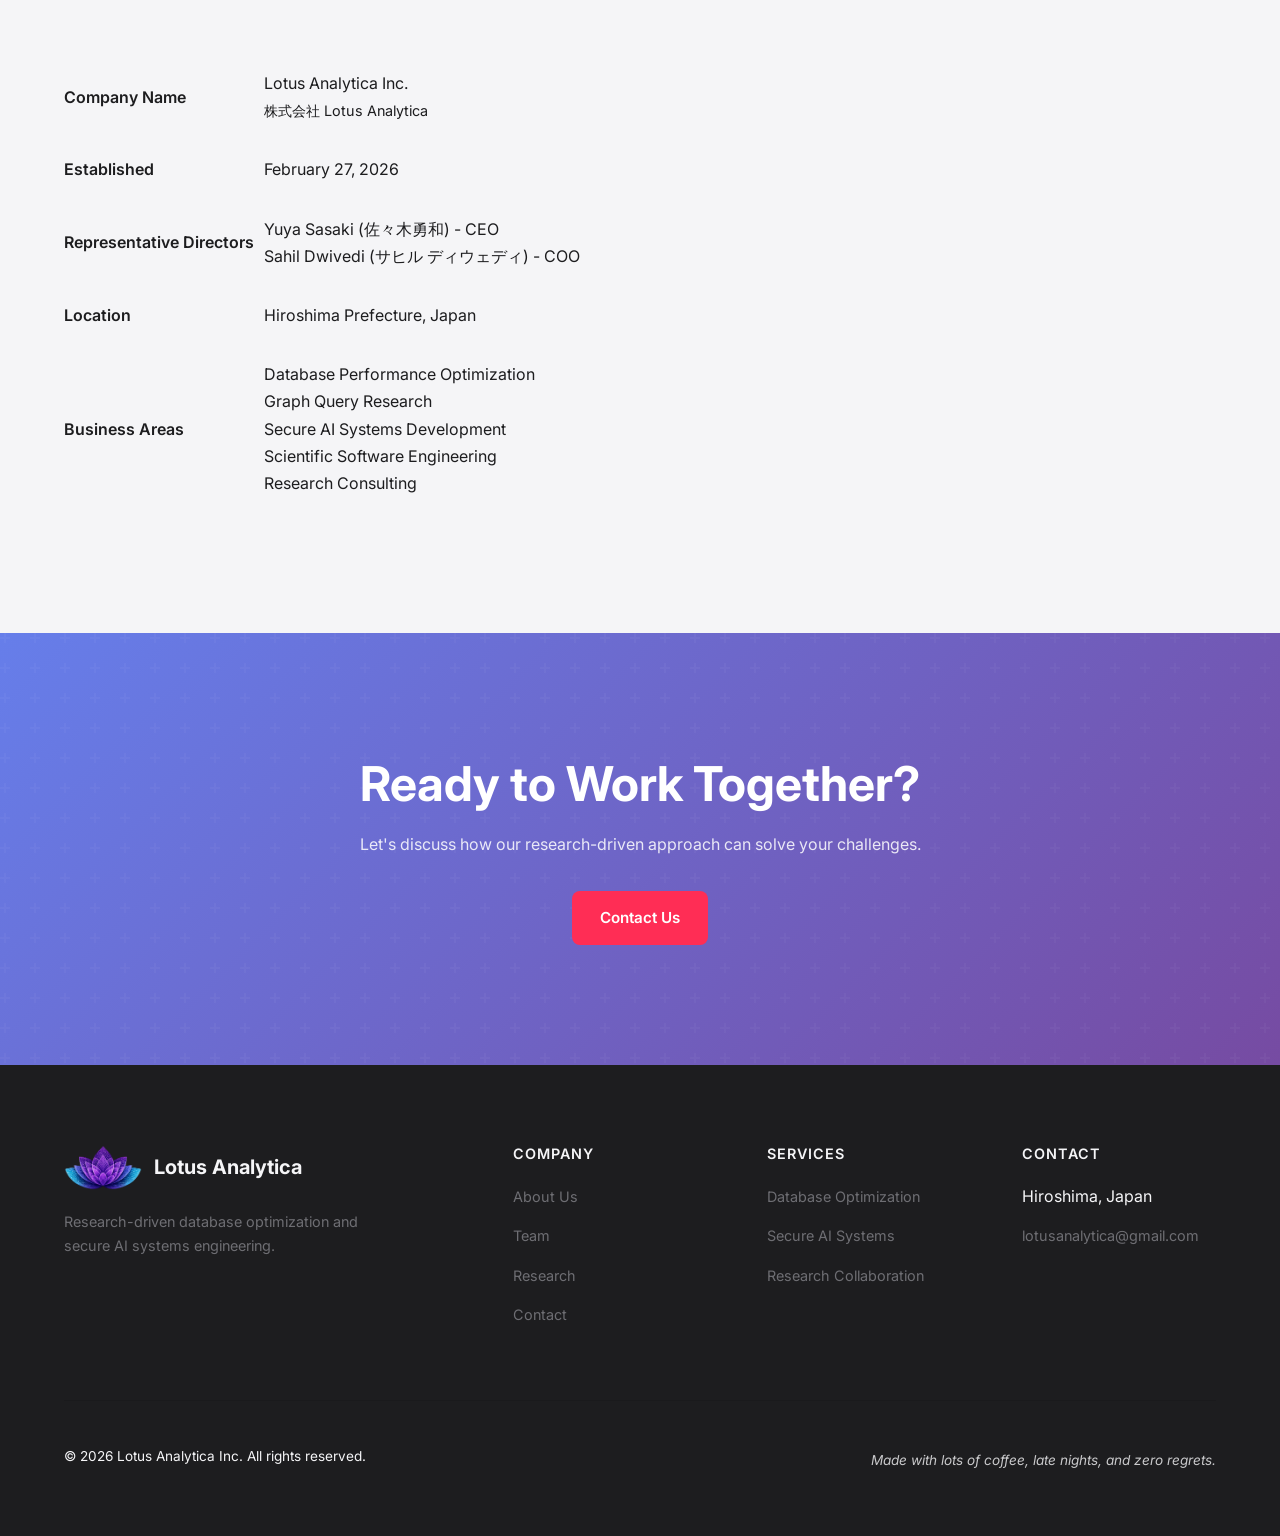
<file: about.html>
<!DOCTYPE html>
<html lang="en">
<head>
  <meta charset="UTF-8">
  <meta name="viewport" content="width=device-width, initial-scale=1.0">
  <meta http-equiv="X-UA-Compatible" content="IE=edge">

  <!-- Primary Meta Tags -->
  <title>About Us | Lotus Analytica - Company Profile</title>
  <meta name="title" content="About Us | Lotus Analytica - Company Profile">
  <meta name="description" content="Learn about Lotus Analytica, a research-driven technology company specializing in database optimization and secure AI systems. Founded by Yuya Sasaki and Sahil Dwivedi.">
  <meta name="keywords" content="Lotus Analytica, about us, company profile, Yuya Sasaki, Sahil Dwivedi, database research, AI systems, Hiroshima">
  <meta name="author" content="Lotus Analytica">
  <meta name="robots" content="index, follow">

  <!-- Open Graph / Facebook -->
  <meta property="og:type" content="website">
  <meta property="og:url" content="https://lotusanalytica.com/about.html">
  <meta property="og:title" content="About Us | Lotus Analytica">
  <meta property="og:description" content="Research-driven technology company specializing in database optimization and secure AI systems.">
  <meta property="og:image" content="https://lotusanalytica.com/images/og-image.png">

  <!-- Canonical & Alternate Languages -->
  <link rel="canonical" href="https://lotusanalytica.com/about.html">
  <link rel="alternate" hreflang="en" href="https://lotusanalytica.com/about.html">
  <link rel="alternate" hreflang="ja" href="https://lotusanalytica.com/ja/about.html">

  <!-- Favicon -->
  <link rel="icon" type="image/svg+xml" href="/images/favicon.svg">

  <!-- Fonts -->
  <link rel="preconnect" href="https://fonts.googleapis.com">
  <link rel="preconnect" href="https://fonts.gstatic.com" crossorigin>
  <link href="https://fonts.googleapis.com/css2?family=Inter:wght@400;500;600;700;800&family=Noto+Sans+JP:wght@400;500;600;700&display=swap" rel="stylesheet">

  <!-- Styles -->
  <link rel="stylesheet" href="/css/style.css?v=20260308a">

  <!-- Structured Data -->
  <script type="application/ld+json">
  {
    "@context": "https://schema.org",
    "@type": "AboutPage",
    "mainEntity": {
      "@type": "Organization",
      "name": "Lotus Analytica",
      "description": "Research-driven technology company specializing in database optimization and secure AI systems."
    }
  }
  </script>
</head>
<body>
  <!-- Header -->
  <header class="header">
    <div class="container">
      <div class="header-inner">
        <a href="/" class="logo">
          <img src="/images/logo-icon.png" alt="Lotus Analytica" class="logo-icon">
          <span>Lotus Analytica</span>
        </a>

        <nav class="nav">
          <a href="/" class="nav-link">Home</a>
          <a href="/about.html" class="nav-link active">About</a>
          <a href="/services.html" class="nav-link">Services</a>
          <a href="/research.html" class="nav-link">Research</a>
          <a href="/team.html" class="nav-link">Team</a>
          <a href="/contact.html" class="nav-link">Contact</a>

          <div class="lang-switch">
            <button class="lang-btn active" data-lang="en">EN</button>
            <button class="lang-btn" data-lang="ja">JP</button>
          </div>

          <button class="theme-toggle" aria-label="Toggle dark mode">
            <svg class="sun-icon" xmlns="http://www.w3.org/2000/svg" fill="none" viewBox="0 0 24 24" stroke="currentColor">
              <path stroke-linecap="round" stroke-linejoin="round" stroke-width="2" d="M12 3v1m0 16v1m9-9h-1M4 12H3m15.364 6.364l-.707-.707M6.343 6.343l-.707-.707m12.728 0l-.707.707M6.343 17.657l-.707.707M16 12a4 4 0 11-8 0 4 4 0 018 0z" />
            </svg>
            <svg class="moon-icon" xmlns="http://www.w3.org/2000/svg" fill="none" viewBox="0 0 24 24" stroke="currentColor">
              <path stroke-linecap="round" stroke-linejoin="round" stroke-width="2" d="M20.354 15.354A9 9 0 018.646 3.646 9.003 9.003 0 0012 21a9.003 9.003 0 008.354-5.646z" />
            </svg>
          </button>
        </nav>

        <button class="menu-toggle" aria-label="Toggle menu" aria-expanded="false">
          <span></span>
          <span></span>
          <span></span>
        </button>
      </div>
    </div>
  </header>

  <!-- About Hero -->
  <section class="about-hero">
    <div class="container">
      <div class="section-header">
        <span class="section-label">About Us</span>
        <h1>Research-Driven Innovation</h1>
        <p>We bridge the gap between academic research and production systems, delivering measurable improvements through rigorous engineering.</p>
      </div>
    </div>
  </section>

  <!-- Mission Section -->
  <section class="section">
    <div class="container">
      <div class="about-grid">
        <div class="about-content">
          <h2>Our Mission</h2>
          <p>
            At Lotus Analytica, we believe that the most impactful technological solutions emerge from the intersection of rigorous academic research and practical engineering excellence. Our mission is to transform how organizations approach their data infrastructure challenges.
          </p>
          <p>
            Founded in 2026, we specialize in database performance optimization, graph query research, and the development of secure AI systems for organizations where data security is paramount. Our research has demonstrated performance improvements of up to 41.5x in graph query execution, proving that significant optimizations are achievable through systematic analysis and innovative engineering.
          </p>
          <p>
            We work with established technology companies and research institutions to deliver solutions that are not just theoretically sound but practically proven in production environments.
          </p>
        </div>
        <div class="research-image animate-on-scroll" style="background: white; aspect-ratio: 1/1;">
          <img src="/images/logo.png" alt="Lotus Analytica" style="object-fit: contain; padding: 20px;">
        </div>
      </div>
    </div>
  </section>

  <!-- Founder's Message Section -->
  <section class="section founder-message-section">
    <div class="container">
      <div class="section-header">
        <span class="section-label">Message from the Founder</span>
        <h2>Behind Every Data Point, There's a Person</h2>
      </div>

      <div class="founder-message">
        <div class="founder-image">
          <img src="/images/sasaki-interview-07.jpg" alt="Yuya Sasaki, CEO">
          <div class="founder-info">
            <h4>Yuya Sasaki</h4>
            <p>CEO, Co-Founder<br>Associate Professor, Osaka University</p>
          </div>
        </div>
        <div class="founder-content">
          <blockquote class="founder-quote">
            "Character and integrity transcend talent alone."
          </blockquote>

          <p>
            What drew me to graph data research is that it's a technology for visualizing and understanding connections—between people, between things, between ideas. Search engine results, e-commerce recommendations, social media friend suggestions—all of these emerge from relationship analysis. Behind every data point, there's always a person.
          </p>

          <p>
            The beauty of data science lies in its collaboration across fields. Chemistry, medicine, urban engineering—through dialogue with researchers from different disciplines, I've learned immensely. At Lotus Analytica, we cherish this interdisciplinary approach. We don't just think about technology; we constantly consider how that technology impacts society.
          </p>

          <p>
            In recent years, I've been deeply contemplating fairness and trustworthiness in AI. The question "What is fair?" cannot be answered by technology alone. Philosophy, psychology, sociology—incorporating diverse perspectives and understanding how people perceive AI is essential. "Creating a world where everyone can do what they want"—this vision drives my <a href="https://yuya-s.github.io/musubi/" target="_blank" rel="noopener">research on fair graph analysis</a>. We aim not just for technical excellence, but for development with social responsibility.
          </p>

          <p>
            Don't confuse goals with purpose. Goals are "signposts"; purpose is "the destination." Our purpose is to contribute to society through data infrastructure. When that purpose is clear, we can overcome any obstacle along the way. When you commit fully to what truly matters, small setbacks become insignificant.
          </p>

          <p>
            Lotus Analytica delivers trustworthy technology solutions through the fusion of rigorous research and practical engineering. Not just with talent, but with integrity and responsibility—that is our promise.
          </p>

          <p class="founder-signature">
            Yuya Sasaki<br>
            <a href="https://yuya-s.github.io/" target="_blank" rel="noopener" style="font-size: 0.85rem; font-weight: 400;">Research Profile →</a>
          </p>
        </div>
      </div>
    </div>
  </section>

  <!-- Values Section -->
  <section class="section" style="background: var(--bg-secondary);">
    <div class="container">
      <div class="section-header">
        <span class="section-label">Our Values</span>
        <h2>Principles That Guide Us</h2>
      </div>

      <div class="features-grid">
        <div class="feature-card animate-on-scroll">
          <div class="feature-icon">
            <svg width="24" height="24" viewBox="0 0 24 24" fill="none" stroke="currentColor" stroke-width="2">
              <path d="M12 2L2 7l10 5 10-5-10-5z"></path>
              <path d="M2 17l10 5 10-5"></path>
              <path d="M2 12l10 5 10-5"></path>
            </svg>
          </div>
          <h3>Research Rigor</h3>
          <p>Every solution we develop is grounded in systematic research methodology. We measure, analyze, and validate before we implement.</p>
        </div>

        <div class="feature-card animate-on-scroll">
          <div class="feature-icon">
            <svg width="24" height="24" viewBox="0 0 24 24" fill="none" stroke="currentColor" stroke-width="2">
              <circle cx="12" cy="12" r="10"></circle>
              <path d="M12 16v-4"></path>
              <path d="M12 8h.01"></path>
            </svg>
          </div>
          <h3>Transparency</h3>
          <p>We believe in open communication and honest assessment. Our clients understand exactly what we're doing and why.</p>
        </div>

        <div class="feature-card animate-on-scroll">
          <div class="feature-icon">
            <svg width="24" height="24" viewBox="0 0 24 24" fill="none" stroke="currentColor" stroke-width="2">
              <rect x="3" y="11" width="18" height="11" rx="2" ry="2"></rect>
              <path d="M7 11V7a5 5 0 0 1 10 0v4"></path>
            </svg>
          </div>
          <h3>Security First</h3>
          <p>Data security is not an afterthought. We design systems with security as a fundamental requirement from the ground up.</p>
        </div>
      </div>
    </div>
  </section>

  <!-- Timeline Section -->
  <section class="section">
    <div class="container">
      <div class="section-header">
        <span class="section-label">Our Journey</span>
        <h2>Company History</h2>
      </div>

      <div class="timeline">
        <div class="timeline-item animate-on-scroll">
          <div class="timeline-date">February 2026</div>
          <h4>Company Incorporation</h4>
          <p>Lotus Analytica was officially incorporated in Hiroshima Prefecture, Japan, with a focus on database research and AI systems engineering.</p>
        </div>

        <div class="timeline-item animate-on-scroll">
          <div class="timeline-date">Early 2026</div>
          <h4>Graph Query Performance Research</h4>
          <p>Completed comprehensive research comparing query performance across MySQL, MariaDB, MongoDB, and Neo4j using the YAGO2s knowledge graph dataset.</p>
        </div>

        <div class="timeline-item animate-on-scroll">
          <div class="timeline-date">2026</div>
          <h4>Academic Collaboration</h4>
          <p>Began collaboration with Osaka University on scientific software development for crystal image analysis research.</p>
        </div>

        <div class="timeline-item animate-on-scroll">
          <div class="timeline-date">Ongoing</div>
          <h4>Continued Research & Development</h4>
          <p>Expanding our research into secure AI systems and advanced database optimization techniques for enterprise clients.</p>
        </div>
      </div>
    </div>
  </section>

  <!-- Company Info Section -->
  <section class="section" style="background: var(--bg-secondary);">
    <div class="container">
      <div class="section-header">
        <span class="section-label">Company Information</span>
        <h2>Corporate Details</h2>
      </div>

      <div class="about-grid">
        <div>
          <table style="width: 100%; border-collapse: collapse;">
            <tr style="border-bottom: 1px solid var(--gray-200);">
              <td style="padding: 16px 0; font-weight: 600; color: var(--gray-700); width: 200px;">Company Name</td>
              <td style="padding: 16px 0; color: var(--gray-600);">Lotus Analytica Inc.<br><span style="font-size: 0.9rem;">株式会社 Lotus Analytica</span></td>
            </tr>
            <tr style="border-bottom: 1px solid var(--gray-200);">
              <td style="padding: 16px 0; font-weight: 600; color: var(--gray-700);">Established</td>
              <td style="padding: 16px 0; color: var(--gray-600);">February 27, 2026</td>
            </tr>
            <tr style="border-bottom: 1px solid var(--gray-200);">
              <td style="padding: 16px 0; font-weight: 600; color: var(--gray-700);">Representative Directors</td>
              <td style="padding: 16px 0; color: var(--gray-600);">
                Yuya Sasaki (佐々木勇和) - CEO<br>
                Sahil Dwivedi (サヒル ディウェディ) - COO
              </td>
            </tr>
            <tr style="border-bottom: 1px solid var(--gray-200);">
              <td style="padding: 16px 0; font-weight: 600; color: var(--gray-700);">Location</td>
              <td style="padding: 16px 0; color: var(--gray-600);">Hiroshima Prefecture, Japan</td>
            </tr>
            <tr>
              <td style="padding: 16px 0; font-weight: 600; color: var(--gray-700);">Business Areas</td>
              <td style="padding: 16px 0; color: var(--gray-600);">
                Database Performance Optimization<br>
                Graph Query Research<br>
                Secure AI Systems Development<br>
                Scientific Software Engineering<br>
                Research Consulting
              </td>
            </tr>
          </table>
        </div>
        <div class="research-image animate-on-scroll" style="aspect-ratio: 16/9; overflow: hidden;">
          <iframe
            src="https://maps.google.com/maps?q=Perle+Marine+Takehara,+Hiroshima,+Japan&t=&z=15&ie=UTF8&iwloc=&output=embed"
            width="100%"
            height="100%"
            style="border:0; border-radius: 16px;"
            allowfullscreen=""
            loading="lazy"
            referrerpolicy="no-referrer-when-downgrade">
          </iframe>
        </div>
      </div>
    </div>
  </section>

  <!-- CTA Section -->
  <section class="section cta">
    <div class="container">
      <div class="cta-content">
        <h2>Ready to Work Together?</h2>
        <p>Let's discuss how our research-driven approach can solve your challenges.</p>
        <a href="/contact.html" class="btn btn-accent">Contact Us</a>
      </div>
    </div>
  </section>

  <!-- Footer -->
  <footer class="footer">
    <div class="container">
      <div class="footer-grid">
        <div class="footer-brand">
          <div class="footer-logo">
            <img src="/images/logo-icon.png" alt="Lotus Analytica" class="logo-icon">
            <span>Lotus Analytica</span>
          </div>
          <p>Research-driven database optimization and secure AI systems engineering.</p>
        </div>

        <div class="footer-col">
          <h4 class="footer-title">Company</h4>
          <ul class="footer-links">
            <li><a href="/about.html">About Us</a></li>
            <li><a href="/team.html">Team</a></li>
            <li><a href="/research.html">Research</a></li>
            <li><a href="/contact.html">Contact</a></li>
          </ul>
        </div>

        <div class="footer-col">
          <h4 class="footer-title">Services</h4>
          <ul class="footer-links">
            <li><a href="/services.html">Database Optimization</a></li>
            <li><a href="/services.html">Secure AI Systems</a></li>
            <li><a href="/services.html">Research Collaboration</a></li>
          </ul>
        </div>

        <div class="footer-col">
          <h4 class="footer-title">Contact</h4>
          <ul class="footer-links">
            <li>Hiroshima, Japan</li>
            <li><a href="mailto:lotusanalytica@gmail.com">lotusanalytica@gmail.com</a></li>
          </ul>
        </div>
      </div>

      <div class="footer-bottom">
        <p>&copy; 2026 Lotus Analytica Inc. All rights reserved.</p>
        <p class="footer-fun">Made with lots of coffee, late nights, and zero regrets.</p>
      </div>
    </div>
  </footer>

  <script src="/js/main.js?v=20260308a"></script>
</body>
</html>
</file>
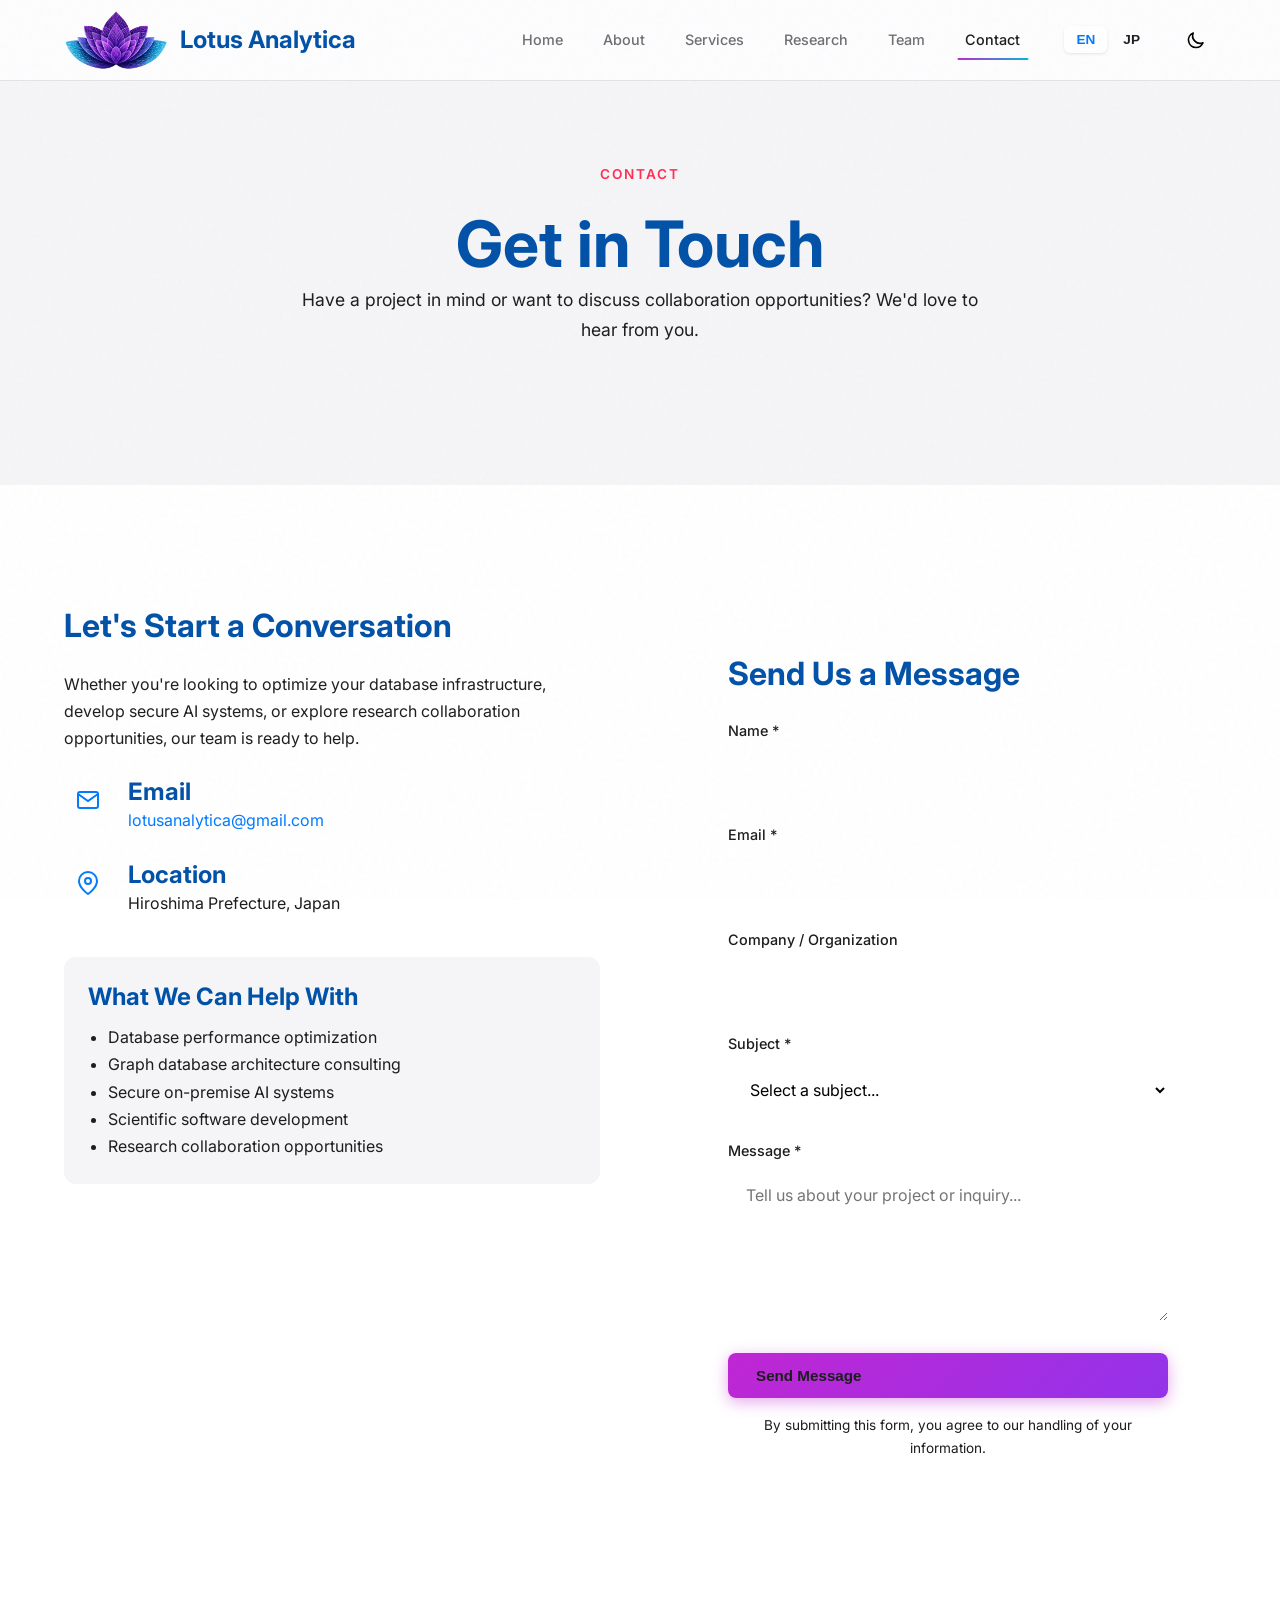
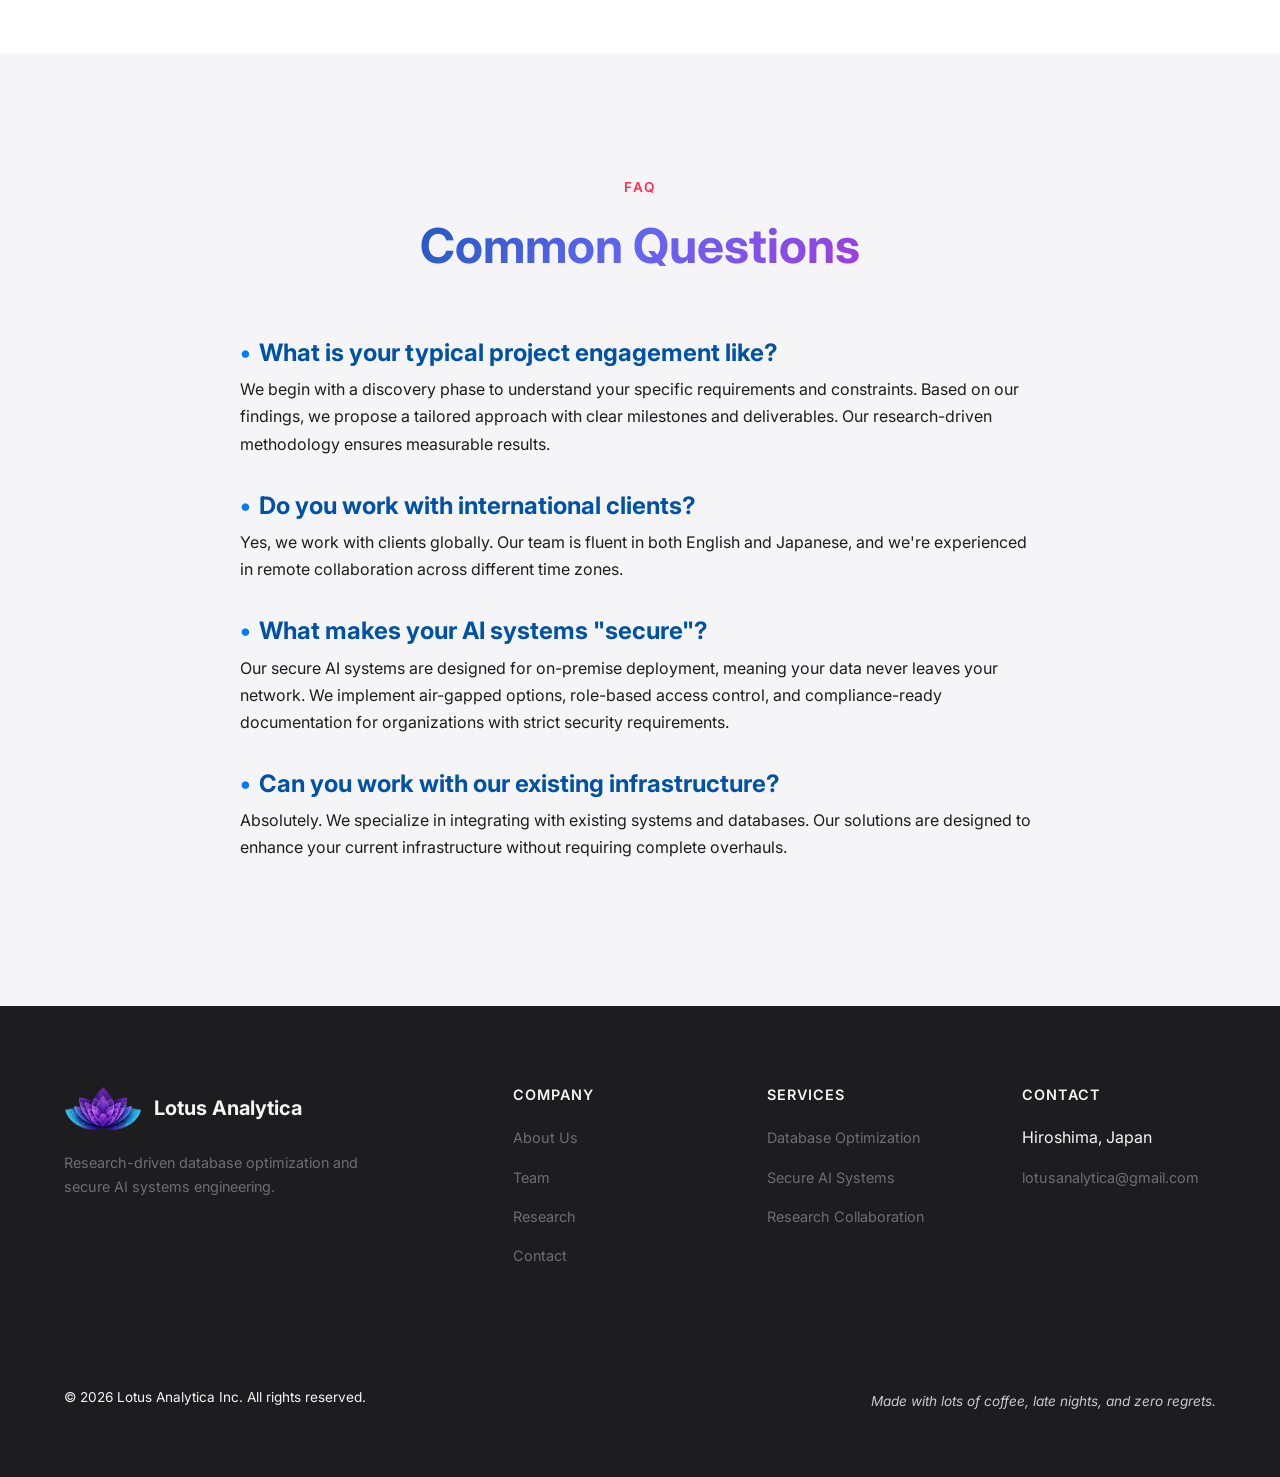
<file: contact.html>
<!DOCTYPE html>
<html lang="en">
<head>
  <meta charset="UTF-8">
  <meta name="viewport" content="width=device-width, initial-scale=1.0">
  <meta http-equiv="X-UA-Compatible" content="IE=edge">

  <!-- Primary Meta Tags -->
  <title>Contact | Lotus Analytica - Get in Touch</title>
  <meta name="title" content="Contact | Lotus Analytica - Get in Touch">
  <meta name="description" content="Contact Lotus Analytica for database optimization, secure AI systems, research collaboration, and scientific software development. Located in Hiroshima, Japan.">
  <meta name="keywords" content="contact Lotus Analytica, database consulting, AI systems inquiry, research collaboration, Hiroshima Japan">
  <meta name="author" content="Lotus Analytica">
  <meta name="robots" content="index, follow">

  <!-- Open Graph / Facebook -->
  <meta property="og:type" content="website">
  <meta property="og:url" content="https://lotusanalytica.com/contact.html">
  <meta property="og:title" content="Contact | Lotus Analytica">
  <meta property="og:description" content="Get in touch with our team for database and AI consulting.">
  <meta property="og:image" content="https://lotusanalytica.com/images/og-image.png">

  <!-- Canonical & Alternate Languages -->
  <link rel="canonical" href="https://lotusanalytica.com/contact.html">
  <link rel="alternate" hreflang="en" href="https://lotusanalytica.com/contact.html">
  <link rel="alternate" hreflang="ja" href="https://lotusanalytica.com/ja/contact.html">

  <!-- Favicon -->
  <link rel="icon" type="image/svg+xml" href="/images/favicon.svg">

  <!-- Fonts -->
  <link rel="preconnect" href="https://fonts.googleapis.com">
  <link rel="preconnect" href="https://fonts.gstatic.com" crossorigin>
  <link href="https://fonts.googleapis.com/css2?family=Inter:wght@400;500;600;700;800&family=Noto+Sans+JP:wght@400;500;600;700&display=swap" rel="stylesheet">

  <!-- Styles -->
  <link rel="stylesheet" href="/css/style.css?v=20260308a">

  <!-- Structured Data -->
  <script type="application/ld+json">
  {
    "@context": "https://schema.org",
    "@type": "ContactPage",
    "mainEntity": {
      "@type": "Organization",
      "name": "Lotus Analytica",
      "email": "lotusanalytica@gmail.com",
      "address": {
        "@type": "PostalAddress",
        "addressLocality": "Takehara",
        "addressRegion": "Hiroshima",
        "addressCountry": "JP"
      }
    }
  }
  </script>
</head>
<body>
  <!-- Header -->
  <header class="header">
    <div class="container">
      <div class="header-inner">
        <a href="/" class="logo">
          <img src="/images/logo-icon.png" alt="Lotus Analytica" class="logo-icon">
          <span>Lotus Analytica</span>
        </a>

        <nav class="nav">
          <a href="/" class="nav-link">Home</a>
          <a href="/about.html" class="nav-link">About</a>
          <a href="/services.html" class="nav-link">Services</a>
          <a href="/research.html" class="nav-link">Research</a>
          <a href="/team.html" class="nav-link">Team</a>
          <a href="/contact.html" class="nav-link active">Contact</a>

          <div class="lang-switch">
            <button class="lang-btn active" data-lang="en">EN</button>
            <button class="lang-btn" data-lang="ja">JP</button>
          </div>

          <button class="theme-toggle" aria-label="Toggle dark mode">
            <svg class="sun-icon" xmlns="http://www.w3.org/2000/svg" fill="none" viewBox="0 0 24 24" stroke="currentColor">
              <path stroke-linecap="round" stroke-linejoin="round" stroke-width="2" d="M12 3v1m0 16v1m9-9h-1M4 12H3m15.364 6.364l-.707-.707M6.343 6.343l-.707-.707m12.728 0l-.707.707M6.343 17.657l-.707.707M16 12a4 4 0 11-8 0 4 4 0 018 0z" />
            </svg>
            <svg class="moon-icon" xmlns="http://www.w3.org/2000/svg" fill="none" viewBox="0 0 24 24" stroke="currentColor">
              <path stroke-linecap="round" stroke-linejoin="round" stroke-width="2" d="M20.354 15.354A9 9 0 018.646 3.646 9.003 9.003 0 0012 21a9.003 9.003 0 008.354-5.646z" />
            </svg>
          </button>
        </nav>

        <button class="menu-toggle" aria-label="Toggle menu" aria-expanded="false">
          <span></span>
          <span></span>
          <span></span>
        </button>
      </div>
    </div>
  </header>

  <!-- Contact Hero -->
  <section class="about-hero">
    <div class="container">
      <div class="section-header">
        <span class="section-label">Contact</span>
        <h1>Get in Touch</h1>
        <p>Have a project in mind or want to discuss collaboration opportunities? We'd love to hear from you.</p>
      </div>
    </div>
  </section>

  <!-- Contact Section -->
  <section class="section">
    <div class="container">
      <div class="contact-grid">
        <div class="contact-info">
          <h3>Let's Start a Conversation</h3>
          <p>
            Whether you're looking to optimize your database infrastructure, develop secure AI systems, or explore research collaboration opportunities, our team is ready to help.
          </p>

          <div class="contact-item">
            <div class="contact-icon">
              <svg width="24" height="24" viewBox="0 0 24 24" fill="none" stroke="currentColor" stroke-width="2">
                <path d="M4 4h16c1.1 0 2 .9 2 2v12c0 1.1-.9 2-2 2H4c-1.1 0-2-.9-2-2V6c0-1.1.9-2 2-2z"></path>
                <polyline points="22,6 12,13 2,6"></polyline>
              </svg>
            </div>
            <div>
              <h4>Email</h4>
              <a href="mailto:lotusanalytica@gmail.com">lotusanalytica@gmail.com</a>
            </div>
          </div>

          <div class="contact-item">
            <div class="contact-icon">
              <svg width="24" height="24" viewBox="0 0 24 24" fill="none" stroke="currentColor" stroke-width="2">
                <path d="M21 10c0 7-9 13-9 13s-9-6-9-13a9 9 0 0 1 18 0z"></path>
                <circle cx="12" cy="10" r="3"></circle>
              </svg>
            </div>
            <div>
              <h4>Location</h4>
              <p style="margin-bottom: 0;">Hiroshima Prefecture, Japan</p>
            </div>
          </div>

          <div style="margin-top: 40px; padding: 24px; background: var(--bg-secondary); border-radius: 12px;">
            <h4 style="margin-bottom: 12px;">What We Can Help With</h4>
            <ul style="margin-left: 20px; color: var(--gray-600);">
              <li>Database performance optimization</li>
              <li>Graph database architecture consulting</li>
              <li>Secure on-premise AI systems</li>
              <li>Scientific software development</li>
              <li>Research collaboration opportunities</li>
            </ul>
          </div>
        </div>

        <div class="contact-form">
          <h3 style="margin-bottom: 24px;">Send Us a Message</h3>
          <form action="#" method="POST">
            <div class="form-group">
              <label class="form-label" for="name">Name *</label>
              <input type="text" id="name" name="name" class="form-input" required>
            </div>

            <div class="form-group">
              <label class="form-label" for="email">Email *</label>
              <input type="email" id="email" name="email" class="form-input" required>
            </div>

            <div class="form-group">
              <label class="form-label" for="company">Company / Organization</label>
              <input type="text" id="company" name="company" class="form-input">
            </div>

            <div class="form-group">
              <label class="form-label" for="subject">Subject *</label>
              <select id="subject" name="subject" class="form-input" required>
                <option value="">Select a subject...</option>
                <option value="database">Database Optimization</option>
                <option value="ai">Secure AI Systems</option>
                <option value="research">Research Collaboration</option>
                <option value="software">Scientific Software</option>
                <option value="other">Other Inquiry</option>
              </select>
            </div>

            <div class="form-group">
              <label class="form-label" for="message">Message *</label>
              <textarea id="message" name="message" class="form-textarea" required placeholder="Tell us about your project or inquiry..."></textarea>
            </div>

            <button type="submit" class="btn btn-primary" style="width: 100%;">
              Send Message
            </button>

            <p style="margin-top: 16px; font-size: 0.85rem; color: var(--gray-500); text-align: center;">
              By submitting this form, you agree to our handling of your information.
            </p>
          </form>
        </div>
      </div>
    </div>
  </section>

  <!-- FAQ Section -->
  <section class="section" style="background: var(--bg-secondary);">
    <div class="container">
      <div class="section-header">
        <span class="section-label">FAQ</span>
        <h2>Common Questions</h2>
      </div>

      <div style="max-width: 800px; margin: 0 auto;">
        <div style="margin-bottom: 32px;">
          <h4 style="margin-bottom: 8px;"><span style="color: var(--primary); margin-right: 8px;">•</span>What is your typical project engagement like?</h4>
          <p style="color: var(--gray-600);">
            We begin with a discovery phase to understand your specific requirements and constraints. Based on our findings, we propose a tailored approach with clear milestones and deliverables. Our research-driven methodology ensures measurable results.
          </p>
        </div>

        <div style="margin-bottom: 32px;">
          <h4 style="margin-bottom: 8px;"><span style="color: var(--primary); margin-right: 8px;">•</span>Do you work with international clients?</h4>
          <p style="color: var(--gray-600);">
            Yes, we work with clients globally. Our team is fluent in both English and Japanese, and we're experienced in remote collaboration across different time zones.
          </p>
        </div>

        <div style="margin-bottom: 32px;">
          <h4 style="margin-bottom: 8px;"><span style="color: var(--primary); margin-right: 8px;">•</span>What makes your AI systems "secure"?</h4>
          <p style="color: var(--gray-600);">
            Our secure AI systems are designed for on-premise deployment, meaning your data never leaves your network. We implement air-gapped options, role-based access control, and compliance-ready documentation for organizations with strict security requirements.
          </p>
        </div>

        <div>
          <h4 style="margin-bottom: 8px;"><span style="color: var(--primary); margin-right: 8px;">•</span>Can you work with our existing infrastructure?</h4>
          <p style="color: var(--gray-600);">
            Absolutely. We specialize in integrating with existing systems and databases. Our solutions are designed to enhance your current infrastructure without requiring complete overhauls.
          </p>
        </div>
      </div>
    </div>
  </section>

  <!-- Footer -->
  <footer class="footer">
    <div class="container">
      <div class="footer-grid">
        <div class="footer-brand">
          <div class="footer-logo">
            <img src="/images/logo-icon.png" alt="Lotus Analytica" class="logo-icon">
            <span>Lotus Analytica</span>
          </div>
          <p>Research-driven database optimization and secure AI systems engineering.</p>
        </div>

        <div class="footer-col">
          <h4 class="footer-title">Company</h4>
          <ul class="footer-links">
            <li><a href="/about.html">About Us</a></li>
            <li><a href="/team.html">Team</a></li>
            <li><a href="/research.html">Research</a></li>
            <li><a href="/contact.html">Contact</a></li>
          </ul>
        </div>

        <div class="footer-col">
          <h4 class="footer-title">Services</h4>
          <ul class="footer-links">
            <li><a href="/services.html">Database Optimization</a></li>
            <li><a href="/services.html">Secure AI Systems</a></li>
            <li><a href="/services.html">Research Collaboration</a></li>
          </ul>
        </div>

        <div class="footer-col">
          <h4 class="footer-title">Contact</h4>
          <ul class="footer-links">
            <li>Hiroshima, Japan</li>
            <li><a href="mailto:lotusanalytica@gmail.com">lotusanalytica@gmail.com</a></li>
          </ul>
        </div>
      </div>

      <div class="footer-bottom">
        <p>&copy; 2026 Lotus Analytica Inc. All rights reserved.</p>
        <p class="footer-fun">Made with lots of coffee, late nights, and zero regrets.</p>
      </div>
    </div>
  </footer>

  <script src="/js/main.js?v=20260308a"></script>
</body>
</html>
</file>
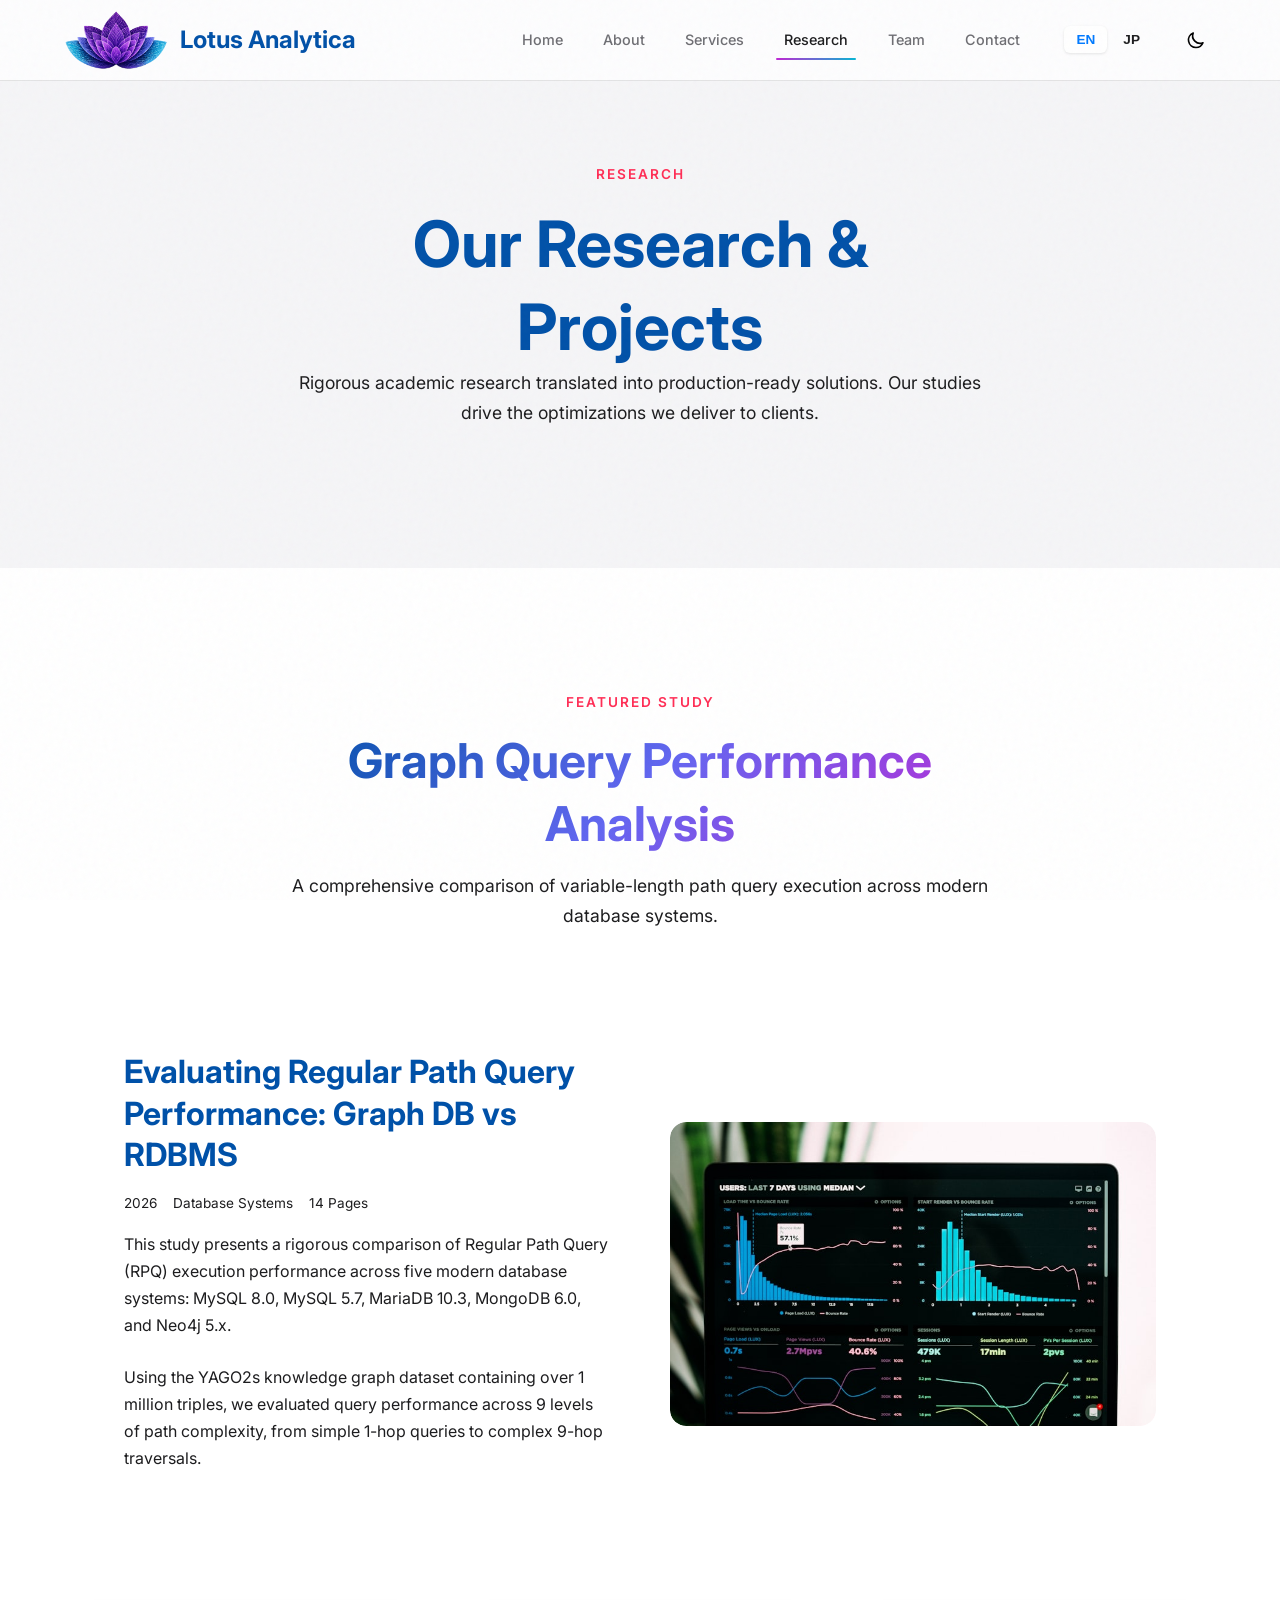
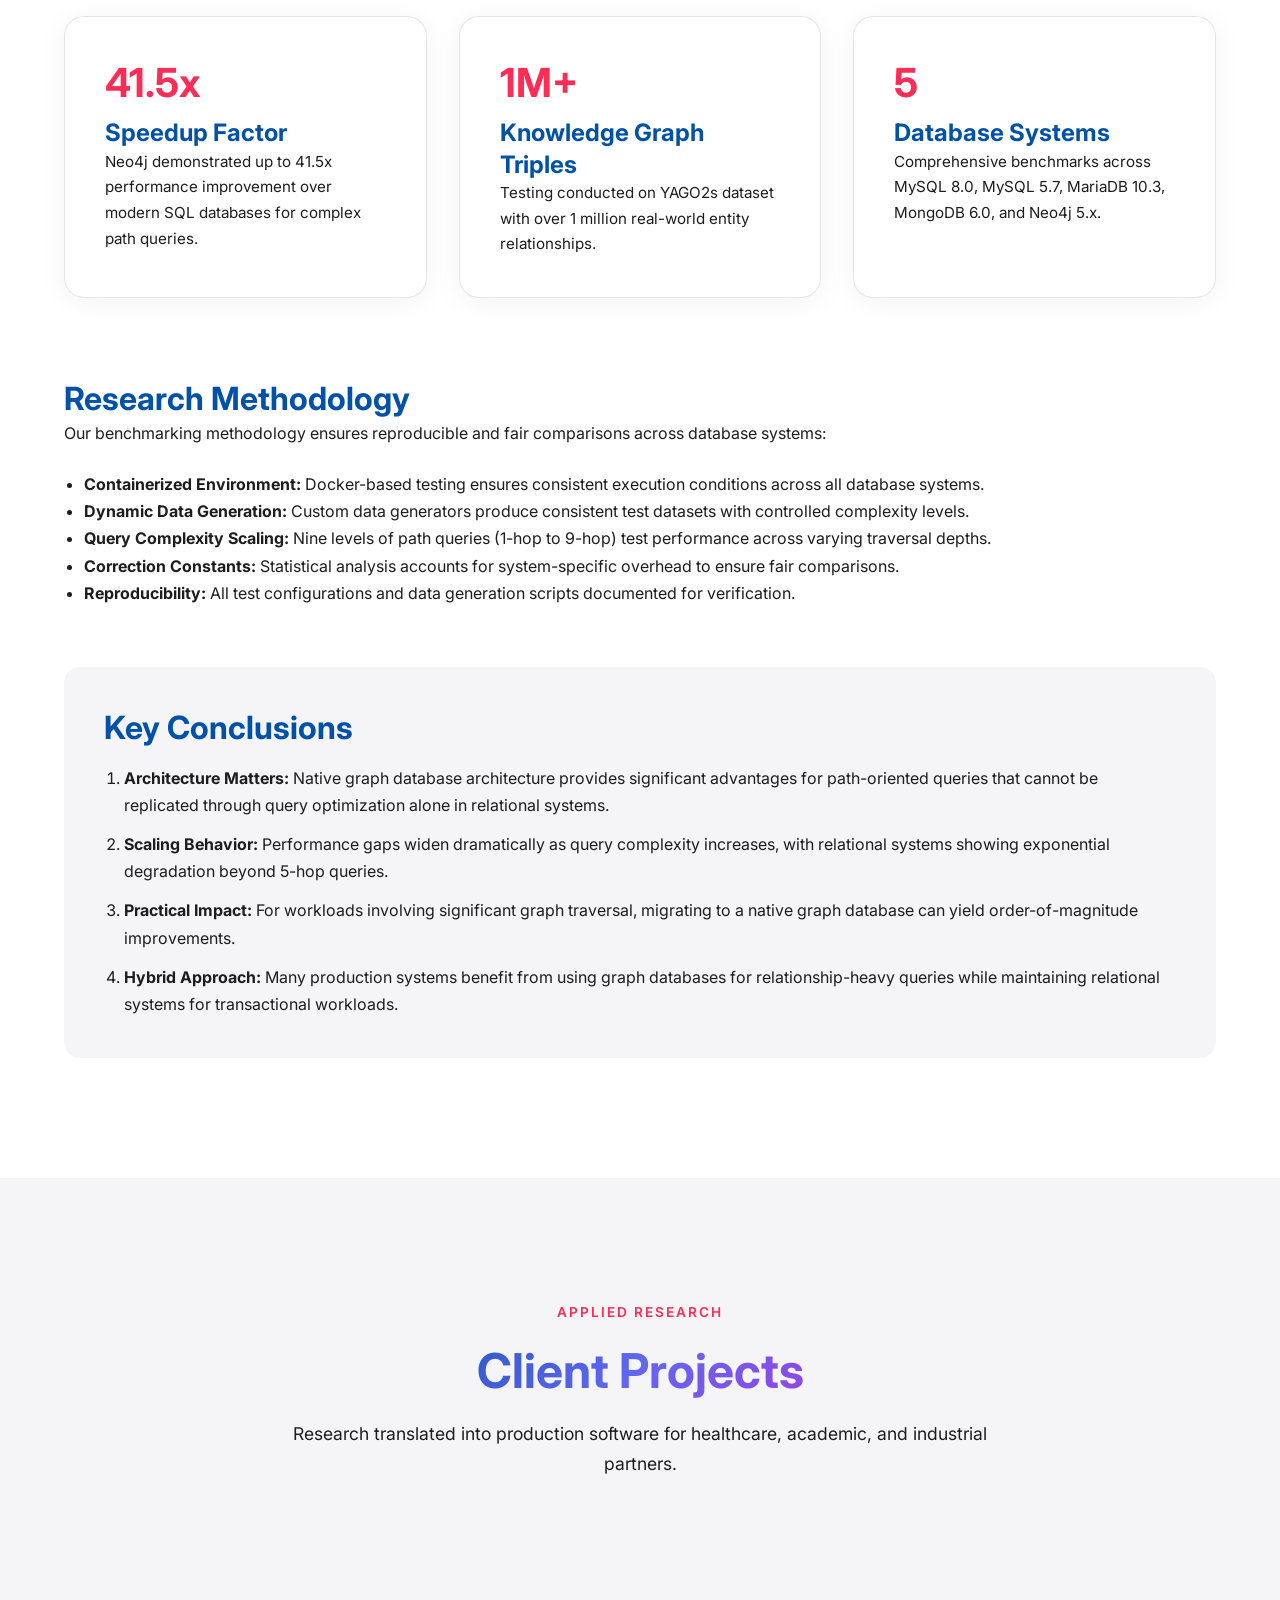
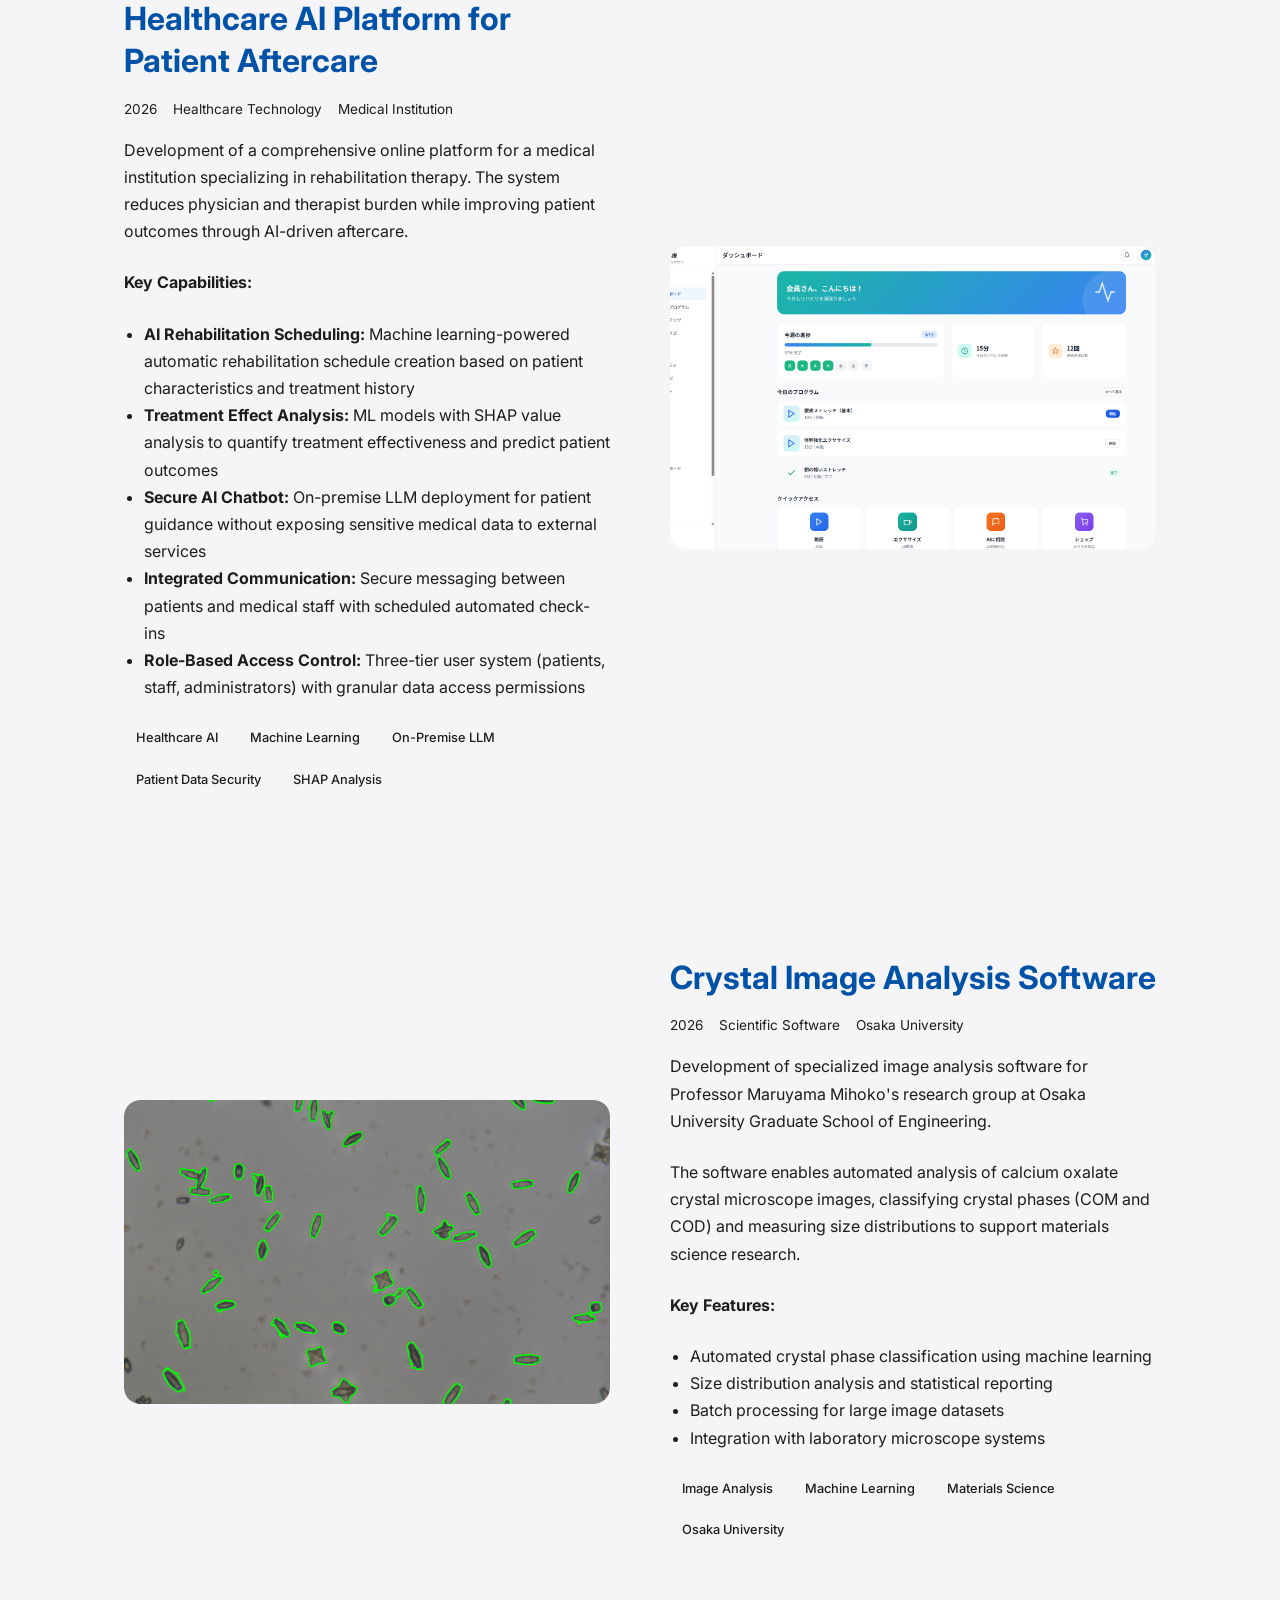
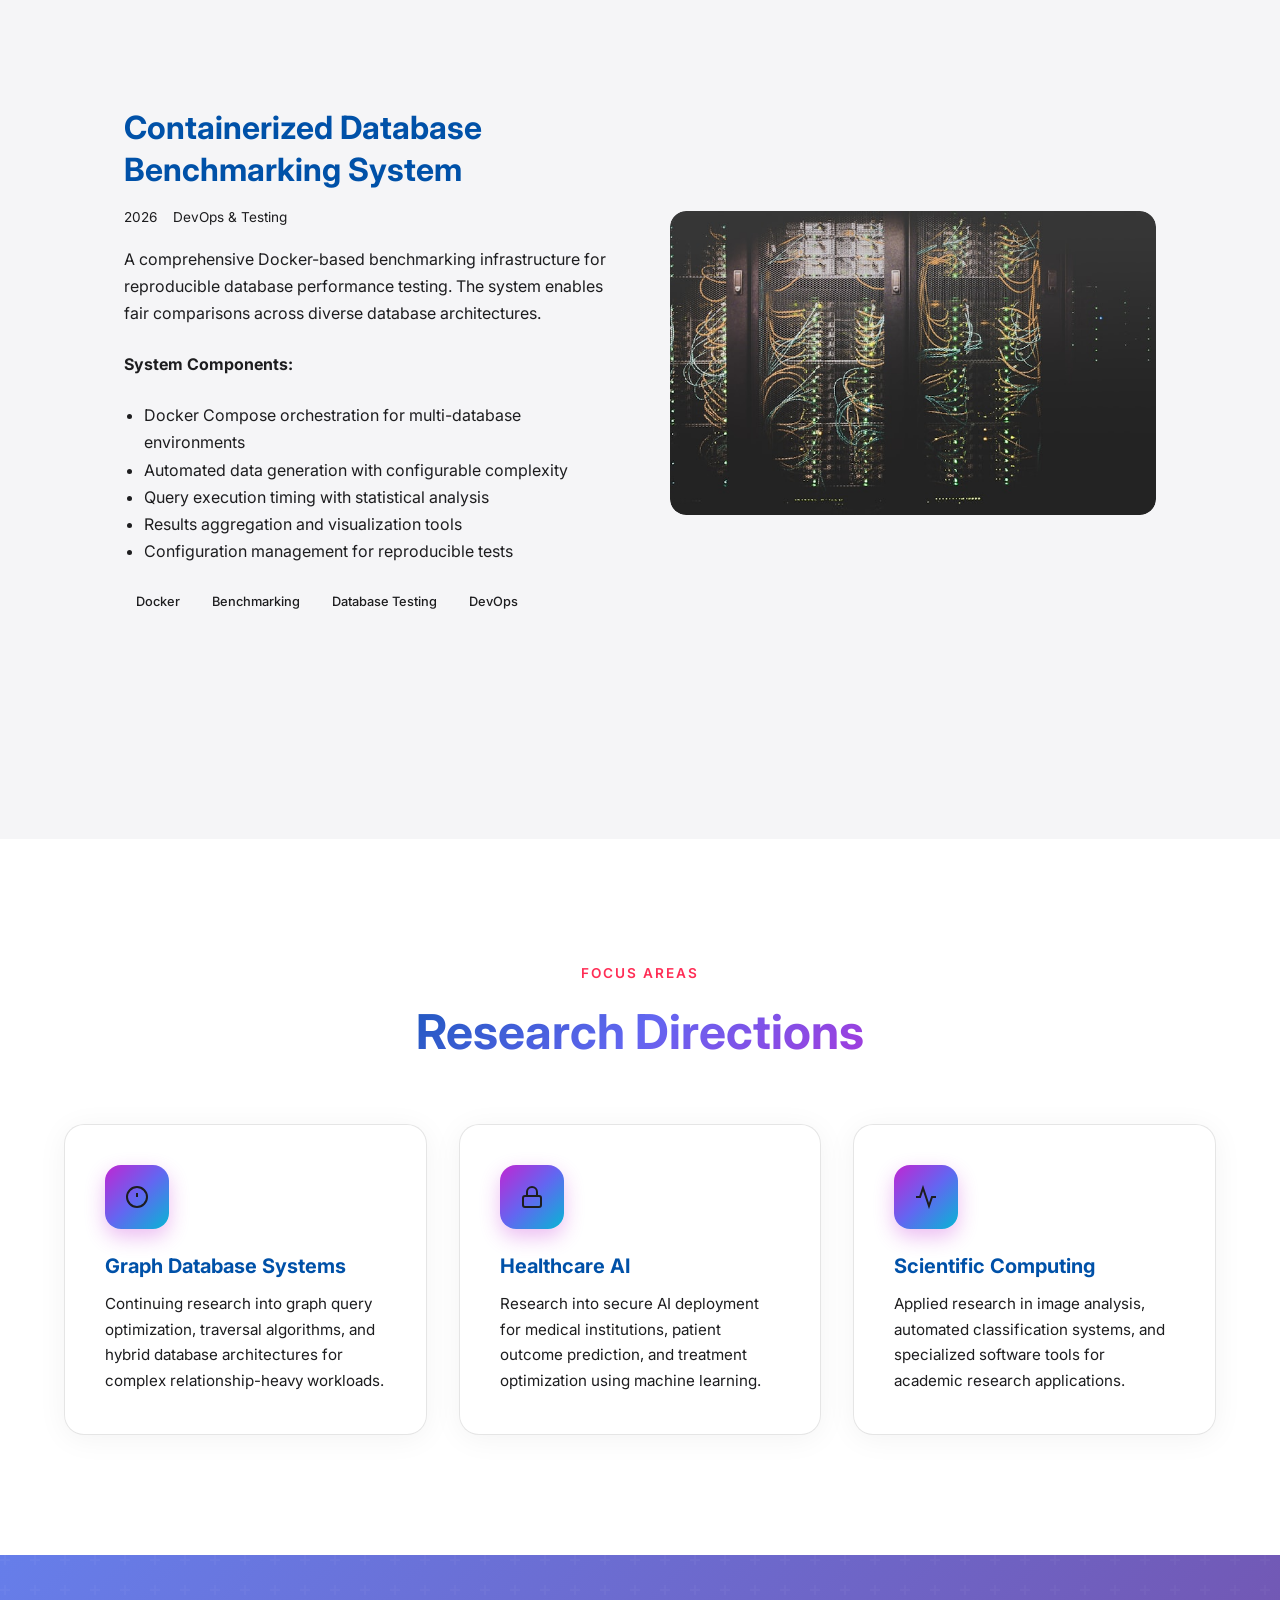
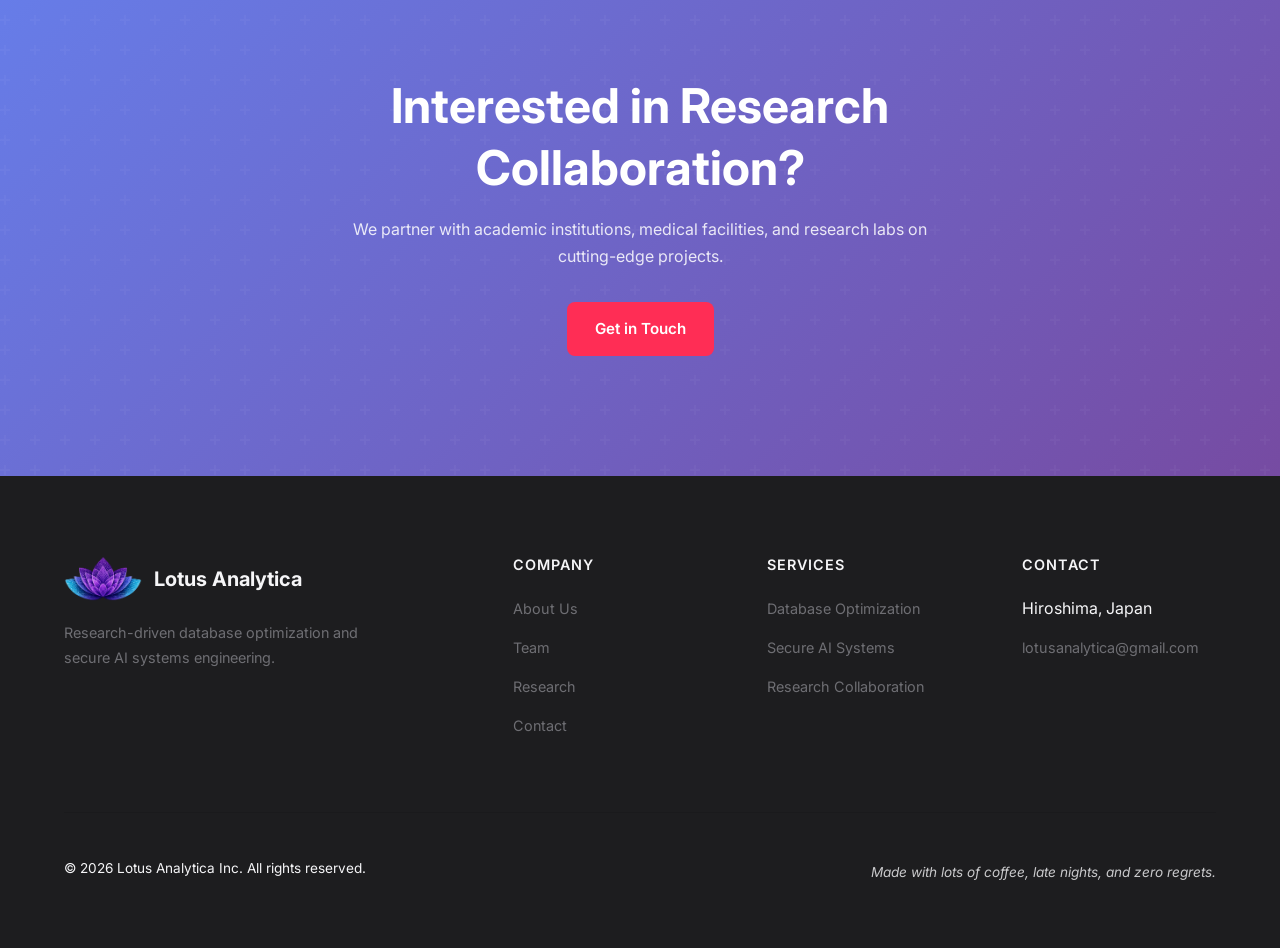
<file: research.html>
<!DOCTYPE html>
<html lang="en">
<head>
  <meta charset="UTF-8">
  <meta name="viewport" content="width=device-width, initial-scale=1.0">
  <meta http-equiv="X-UA-Compatible" content="IE=edge">

  <!-- Primary Meta Tags -->
  <title>Research | Lotus Analytica - Database & Graph Query Studies</title>
  <meta name="title" content="Research | Lotus Analytica - Database & Graph Query Studies">
  <meta name="description" content="Explore Lotus Analytica's research: graph query performance analysis demonstrating 41.5x speedup, database benchmarking with YAGO2s dataset, healthcare AI systems, and scientific software development.">
  <meta name="keywords" content="graph database research, Neo4j performance, MySQL benchmarking, YAGO2s, Regular Path Query, RPQ, database comparison, healthcare AI, medical AI systems, crystal image analysis">
  <meta name="author" content="Lotus Analytica">
  <meta name="robots" content="index, follow">

  <!-- Open Graph / Facebook -->
  <meta property="og:type" content="website">
  <meta property="og:url" content="https://lotusanalytica.com/research.html">
  <meta property="og:title" content="Research | Lotus Analytica">
  <meta property="og:description" content="Graph query performance research, healthcare AI systems, and database benchmarking studies.">
  <meta property="og:image" content="https://lotusanalytica.com/images/og-image.png">

  <!-- Canonical & Alternate Languages -->
  <link rel="canonical" href="https://lotusanalytica.com/research.html">
  <link rel="alternate" hreflang="en" href="https://lotusanalytica.com/research.html">
  <link rel="alternate" hreflang="ja" href="https://lotusanalytica.com/ja/research.html">

  <!-- Favicon -->
  <link rel="icon" type="image/svg+xml" href="/images/favicon.svg">

  <!-- Fonts -->
  <link rel="preconnect" href="https://fonts.googleapis.com">
  <link rel="preconnect" href="https://fonts.gstatic.com" crossorigin>
  <link href="https://fonts.googleapis.com/css2?family=Inter:wght@400;500;600;700;800&family=Noto+Sans+JP:wght@400;500;600;700&family=JetBrains+Mono:wght@400;500&display=swap" rel="stylesheet">

  <!-- Styles -->
  <link rel="stylesheet" href="/css/style.css?v=20260308a">
</head>
<body>
  <!-- Header -->
  <header class="header">
    <div class="container">
      <div class="header-inner">
        <a href="/" class="logo">
          <img src="/images/logo-icon.png" alt="Lotus Analytica" class="logo-icon">
          <span>Lotus Analytica</span>
        </a>

        <nav class="nav">
          <a href="/" class="nav-link">Home</a>
          <a href="/about.html" class="nav-link">About</a>
          <a href="/services.html" class="nav-link">Services</a>
          <a href="/research.html" class="nav-link active">Research</a>
          <a href="/team.html" class="nav-link">Team</a>
          <a href="/contact.html" class="nav-link">Contact</a>

          <div class="lang-switch">
            <button class="lang-btn active" data-lang="en">EN</button>
            <button class="lang-btn" data-lang="ja">JP</button>
          </div>

          <button class="theme-toggle" aria-label="Toggle dark mode">
            <svg class="sun-icon" xmlns="http://www.w3.org/2000/svg" fill="none" viewBox="0 0 24 24" stroke="currentColor">
              <path stroke-linecap="round" stroke-linejoin="round" stroke-width="2" d="M12 3v1m0 16v1m9-9h-1M4 12H3m15.364 6.364l-.707-.707M6.343 6.343l-.707-.707m12.728 0l-.707.707M6.343 17.657l-.707.707M16 12a4 4 0 11-8 0 4 4 0 018 0z" />
            </svg>
            <svg class="moon-icon" xmlns="http://www.w3.org/2000/svg" fill="none" viewBox="0 0 24 24" stroke="currentColor">
              <path stroke-linecap="round" stroke-linejoin="round" stroke-width="2" d="M20.354 15.354A9 9 0 018.646 3.646 9.003 9.003 0 0012 21a9.003 9.003 0 008.354-5.646z" />
            </svg>
          </button>
        </nav>

        <button class="menu-toggle" aria-label="Toggle menu" aria-expanded="false">
          <span></span>
          <span></span>
          <span></span>
        </button>
      </div>
    </div>
  </header>

  <!-- Research Hero -->
  <section class="about-hero">
    <div class="container">
      <div class="section-header">
        <span class="section-label">Research</span>
        <h1>Our Research & Projects</h1>
        <p>Rigorous academic research translated into production-ready solutions. Our studies drive the optimizations we deliver to clients.</p>
      </div>
    </div>
  </section>

  <!-- Featured Research -->
  <section class="section">
    <div class="container">
      <div class="section-header">
        <span class="section-label">Featured Study</span>
        <h2>Graph Query Performance Analysis</h2>
        <p>A comprehensive comparison of variable-length path query execution across modern database systems.</p>
      </div>

      <div class="research-card animate-on-scroll">
        <div class="research-image">
          <img src="/images/benchmark-graph.jpg" alt="Database Performance Comparison Chart">
        </div>
        <div class="research-content">
          <h3>Evaluating Regular Path Query Performance: Graph DB vs RDBMS</h3>
          <div class="research-meta">
            <span>2026</span>
            <span>Database Systems</span>
            <span>14 Pages</span>
          </div>
          <p>
            This study presents a rigorous comparison of Regular Path Query (RPQ) execution performance across five modern database systems: MySQL 8.0, MySQL 5.7, MariaDB 10.3, MongoDB 6.0, and Neo4j 5.x.
          </p>
          <p>
            Using the YAGO2s knowledge graph dataset containing over 1 million triples, we evaluated query performance across 9 levels of path complexity, from simple 1-hop queries to complex 9-hop traversals.
          </p>
        </div>
      </div>

      <!-- Key Findings -->
      <div class="features-grid" style="margin-top: 60px;">
        <div class="feature-card animate-on-scroll">
          <h3 style="font-size: 2.5rem; color: var(--accent); margin-bottom: 8px;">41.5x</h3>
          <h4>Speedup Factor</h4>
          <p>Neo4j demonstrated up to 41.5x performance improvement over modern SQL databases for complex path queries.</p>
        </div>

        <div class="feature-card animate-on-scroll">
          <h3 style="font-size: 2.5rem; color: var(--accent); margin-bottom: 8px;">1M+</h3>
          <h4>Knowledge Graph Triples</h4>
          <p>Testing conducted on YAGO2s dataset with over 1 million real-world entity relationships.</p>
        </div>

        <div class="feature-card animate-on-scroll">
          <h3 style="font-size: 2.5rem; color: var(--accent); margin-bottom: 8px;">5</h3>
          <h4>Database Systems</h4>
          <p>Comprehensive benchmarks across MySQL 8.0, MySQL 5.7, MariaDB 10.3, MongoDB 6.0, and Neo4j 5.x.</p>
        </div>
      </div>

      <!-- Methodology -->
      <div style="margin-top: 80px;">
        <h3>Research Methodology</h3>
        <p style="max-width: 800px;">
          Our benchmarking methodology ensures reproducible and fair comparisons across database systems:
        </p>
        <ul style="margin-left: 20px; color: var(--gray-600); margin-top: 16px;">
          <li><strong>Containerized Environment:</strong> Docker-based testing ensures consistent execution conditions across all database systems.</li>
          <li><strong>Dynamic Data Generation:</strong> Custom data generators produce consistent test datasets with controlled complexity levels.</li>
          <li><strong>Query Complexity Scaling:</strong> Nine levels of path queries (1-hop to 9-hop) test performance across varying traversal depths.</li>
          <li><strong>Correction Constants:</strong> Statistical analysis accounts for system-specific overhead to ensure fair comparisons.</li>
          <li><strong>Reproducibility:</strong> All test configurations and data generation scripts documented for verification.</li>
        </ul>
      </div>

      <!-- Key Conclusions -->
      <div style="margin-top: 60px; padding: 40px; background: var(--bg-secondary); border-radius: 16px;">
        <h3>Key Conclusions</h3>
        <ol style="margin-left: 20px; color: var(--gray-600); margin-top: 16px;">
          <li style="margin-bottom: 12px;"><strong>Architecture Matters:</strong> Native graph database architecture provides significant advantages for path-oriented queries that cannot be replicated through query optimization alone in relational systems.</li>
          <li style="margin-bottom: 12px;"><strong>Scaling Behavior:</strong> Performance gaps widen dramatically as query complexity increases, with relational systems showing exponential degradation beyond 5-hop queries.</li>
          <li style="margin-bottom: 12px;"><strong>Practical Impact:</strong> For workloads involving significant graph traversal, migrating to a native graph database can yield order-of-magnitude improvements.</li>
          <li><strong>Hybrid Approach:</strong> Many production systems benefit from using graph databases for relationship-heavy queries while maintaining relational systems for transactional workloads.</li>
        </ol>
      </div>
    </div>
  </section>

  <!-- Client Projects -->
  <section class="section" style="background: var(--bg-secondary);">
    <div class="container">
      <div class="section-header">
        <span class="section-label">Applied Research</span>
        <h2>Client Projects</h2>
        <p>Research translated into production software for healthcare, academic, and industrial partners.</p>
      </div>

      <!-- Medical Institution Project -->
      <div class="research-card animate-on-scroll">
        <div class="research-image">
          <img src="/images/hospital-portal.png" alt="Healthcare AI Platform Interface">
        </div>
        <div class="research-content">
          <h3>Healthcare AI Platform for Patient Aftercare</h3>
          <div class="research-meta">
            <span>2026</span>
            <span>Healthcare Technology</span>
            <span>Medical Institution</span>
          </div>
          <p>
            Development of a comprehensive online platform for a medical institution specializing in rehabilitation therapy. The system reduces physician and therapist burden while improving patient outcomes through AI-driven aftercare.
          </p>
          <p><strong>Key Capabilities:</strong></p>
          <ul style="margin-left: 20px; color: var(--gray-600);">
            <li><strong>AI Rehabilitation Scheduling:</strong> Machine learning-powered automatic rehabilitation schedule creation based on patient characteristics and treatment history</li>
            <li><strong>Treatment Effect Analysis:</strong> ML models with SHAP value analysis to quantify treatment effectiveness and predict patient outcomes</li>
            <li><strong>Secure AI Chatbot:</strong> On-premise LLM deployment for patient guidance without exposing sensitive medical data to external services</li>
            <li><strong>Integrated Communication:</strong> Secure messaging between patients and medical staff with scheduled automated check-ins</li>
            <li><strong>Role-Based Access Control:</strong> Three-tier user system (patients, staff, administrators) with granular data access permissions</li>
          </ul>
          <div class="research-tags">
            <span class="tag">Healthcare AI</span>
            <span class="tag">Machine Learning</span>
            <span class="tag">On-Premise LLM</span>
            <span class="tag">Patient Data Security</span>
            <span class="tag">SHAP Analysis</span>
          </div>
        </div>
      </div>

      <!-- Crystal Analysis Project -->
      <div class="research-card animate-on-scroll">
        <div class="research-image">
          <img src="/images/crystal-research.png" alt="Crystal Image Analysis Software">
        </div>
        <div class="research-content">
          <h3>Crystal Image Analysis Software</h3>
          <div class="research-meta">
            <span>2026</span>
            <span>Scientific Software</span>
            <span>Osaka University</span>
          </div>
          <p>
            Development of specialized image analysis software for Professor Maruyama Mihoko's research group at Osaka University Graduate School of Engineering.
          </p>
          <p>
            The software enables automated analysis of calcium oxalate crystal microscope images, classifying crystal phases (COM and COD) and measuring size distributions to support materials science research.
          </p>
          <p><strong>Key Features:</strong></p>
          <ul style="margin-left: 20px; color: var(--gray-600);">
            <li>Automated crystal phase classification using machine learning</li>
            <li>Size distribution analysis and statistical reporting</li>
            <li>Batch processing for large image datasets</li>
            <li>Integration with laboratory microscope systems</li>
          </ul>
          <div class="research-tags">
            <span class="tag">Image Analysis</span>
            <span class="tag">Machine Learning</span>
            <span class="tag">Materials Science</span>
            <span class="tag">Osaka University</span>
          </div>
        </div>
      </div>

      <!-- Benchmarking System -->
      <div class="research-card animate-on-scroll">
        <div class="research-image">
          <img src="/images/database-architecture.jpg" alt="Database Benchmarking System">
        </div>
        <div class="research-content">
          <h3>Containerized Database Benchmarking System</h3>
          <div class="research-meta">
            <span>2026</span>
            <span>DevOps & Testing</span>
          </div>
          <p>
            A comprehensive Docker-based benchmarking infrastructure for reproducible database performance testing. The system enables fair comparisons across diverse database architectures.
          </p>
          <p><strong>System Components:</strong></p>
          <ul style="margin-left: 20px; color: var(--gray-600);">
            <li>Docker Compose orchestration for multi-database environments</li>
            <li>Automated data generation with configurable complexity</li>
            <li>Query execution timing with statistical analysis</li>
            <li>Results aggregation and visualization tools</li>
            <li>Configuration management for reproducible tests</li>
          </ul>
          <div class="research-tags">
            <span class="tag">Docker</span>
            <span class="tag">Benchmarking</span>
            <span class="tag">Database Testing</span>
            <span class="tag">DevOps</span>
          </div>
        </div>
      </div>
    </div>
  </section>

  <!-- Research Areas -->
  <section class="section">
    <div class="container">
      <div class="section-header">
        <span class="section-label">Focus Areas</span>
        <h2>Research Directions</h2>
      </div>

      <div class="features-grid">
        <div class="feature-card animate-on-scroll">
          <div class="feature-icon">
            <svg width="24" height="24" viewBox="0 0 24 24" fill="none" stroke="currentColor" stroke-width="2">
              <circle cx="12" cy="12" r="10"></circle>
              <line x1="12" y1="8" x2="12" y2="12"></line>
              <line x1="12" y1="16" x2="12.01" y2="16"></line>
            </svg>
          </div>
          <h3>Graph Database Systems</h3>
          <p>Continuing research into graph query optimization, traversal algorithms, and hybrid database architectures for complex relationship-heavy workloads.</p>
        </div>

        <div class="feature-card animate-on-scroll">
          <div class="feature-icon">
            <svg width="24" height="24" viewBox="0 0 24 24" fill="none" stroke="currentColor" stroke-width="2">
              <rect x="3" y="11" width="18" height="11" rx="2" ry="2"></rect>
              <path d="M7 11V7a5 5 0 0 1 10 0v4"></path>
            </svg>
          </div>
          <h3>Healthcare AI</h3>
          <p>Research into secure AI deployment for medical institutions, patient outcome prediction, and treatment optimization using machine learning.</p>
        </div>

        <div class="feature-card animate-on-scroll">
          <div class="feature-icon">
            <svg width="24" height="24" viewBox="0 0 24 24" fill="none" stroke="currentColor" stroke-width="2">
              <polyline points="22 12 18 12 15 21 9 3 6 12 2 12"></polyline>
            </svg>
          </div>
          <h3>Scientific Computing</h3>
          <p>Applied research in image analysis, automated classification systems, and specialized software tools for academic research applications.</p>
        </div>
      </div>
    </div>
  </section>

  <!-- CTA Section -->
  <section class="section cta">
    <div class="container">
      <div class="cta-content">
        <h2>Interested in Research Collaboration?</h2>
        <p>We partner with academic institutions, medical facilities, and research labs on cutting-edge projects.</p>
        <a href="/contact.html" class="btn btn-accent">Get in Touch</a>
      </div>
    </div>
  </section>

  <!-- Footer -->
  <footer class="footer">
    <div class="container">
      <div class="footer-grid">
        <div class="footer-brand">
          <div class="footer-logo">
            <img src="/images/logo-icon.png" alt="Lotus Analytica" class="logo-icon">
            <span>Lotus Analytica</span>
          </div>
          <p>Research-driven database optimization and secure AI systems engineering.</p>
        </div>

        <div class="footer-col">
          <h4 class="footer-title">Company</h4>
          <ul class="footer-links">
            <li><a href="/about.html">About Us</a></li>
            <li><a href="/team.html">Team</a></li>
            <li><a href="/research.html">Research</a></li>
            <li><a href="/contact.html">Contact</a></li>
          </ul>
        </div>

        <div class="footer-col">
          <h4 class="footer-title">Services</h4>
          <ul class="footer-links">
            <li><a href="/services.html">Database Optimization</a></li>
            <li><a href="/services.html">Secure AI Systems</a></li>
            <li><a href="/services.html">Research Collaboration</a></li>
          </ul>
        </div>

        <div class="footer-col">
          <h4 class="footer-title">Contact</h4>
          <ul class="footer-links">
            <li>Hiroshima, Japan</li>
            <li><a href="mailto:lotusanalytica@gmail.com">lotusanalytica@gmail.com</a></li>
          </ul>
        </div>
      </div>

      <div class="footer-bottom">
        <p>&copy; 2026 Lotus Analytica Inc. All rights reserved.</p>
        <p class="footer-fun">Made with lots of coffee, late nights, and zero regrets.</p>
      </div>
    </div>
  </footer>

  <script src="/js/main.js?v=20260308a"></script>
</body>
</html>
</file>
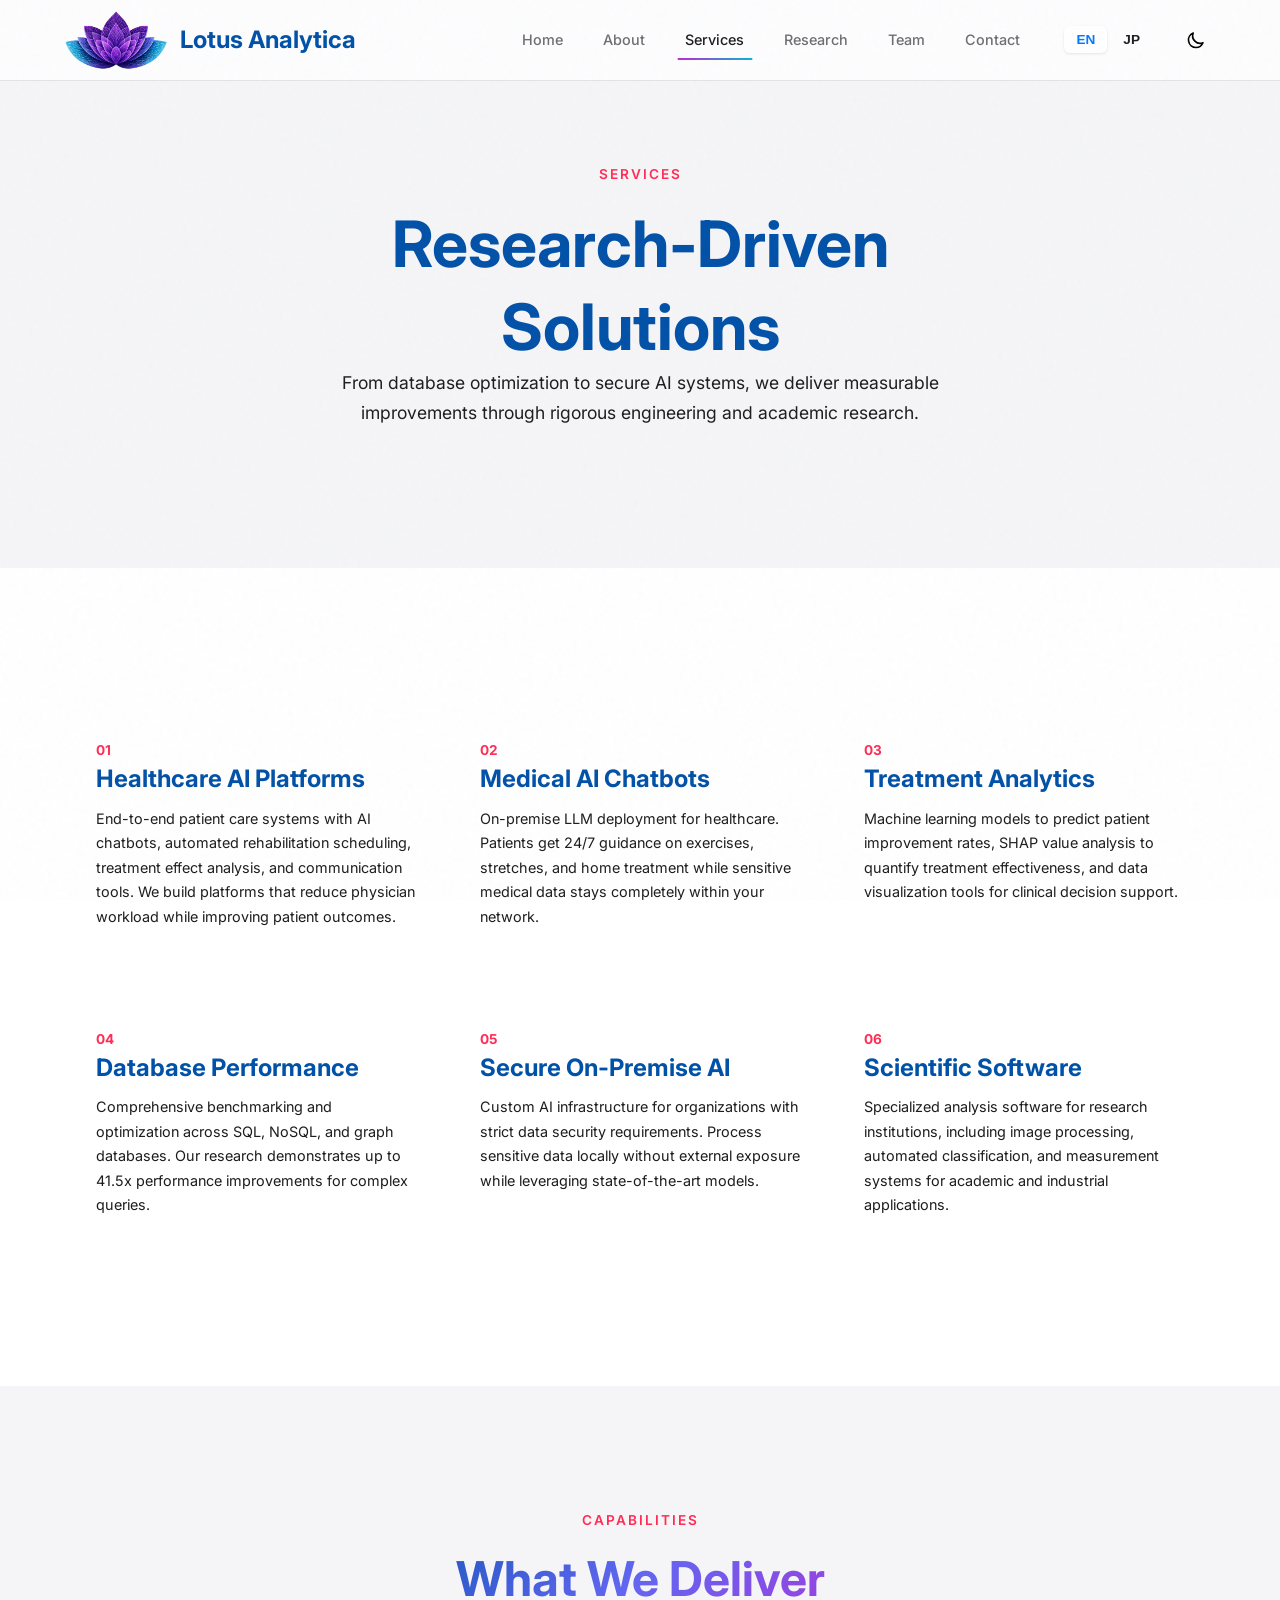
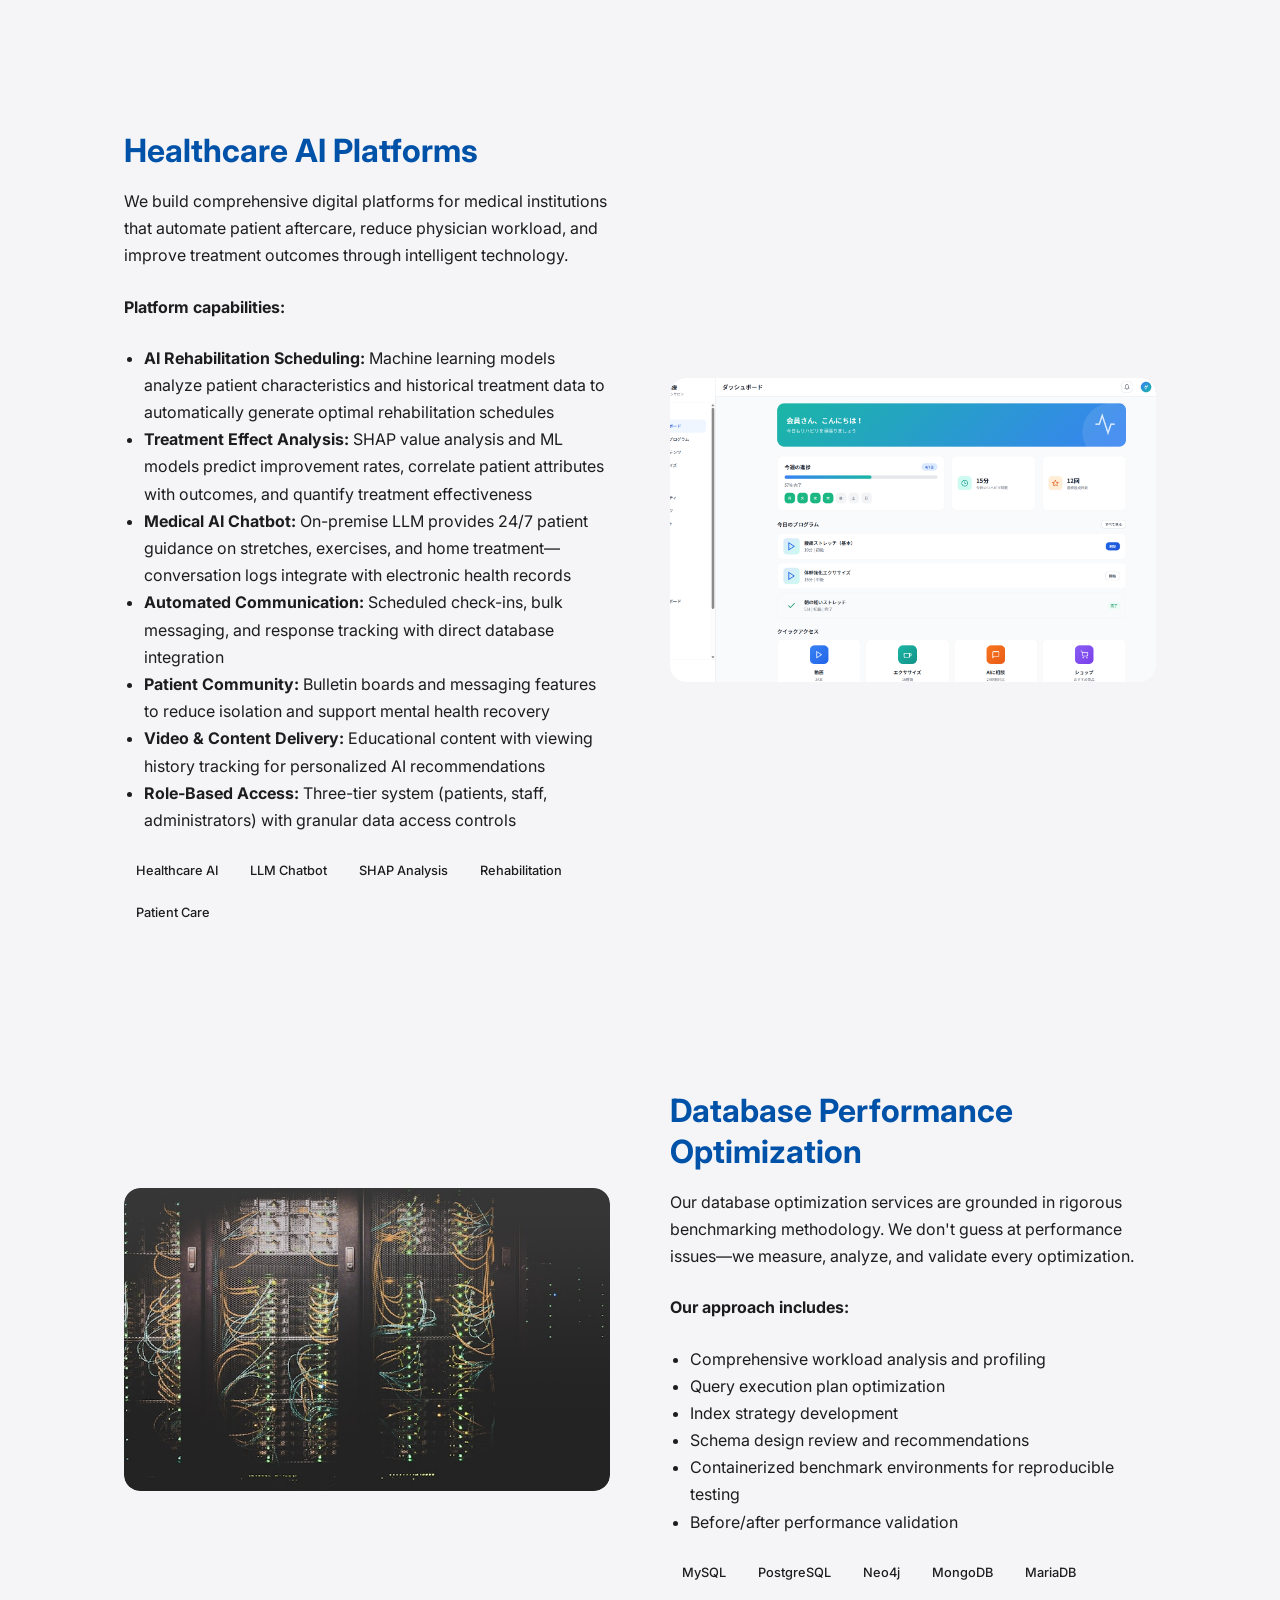
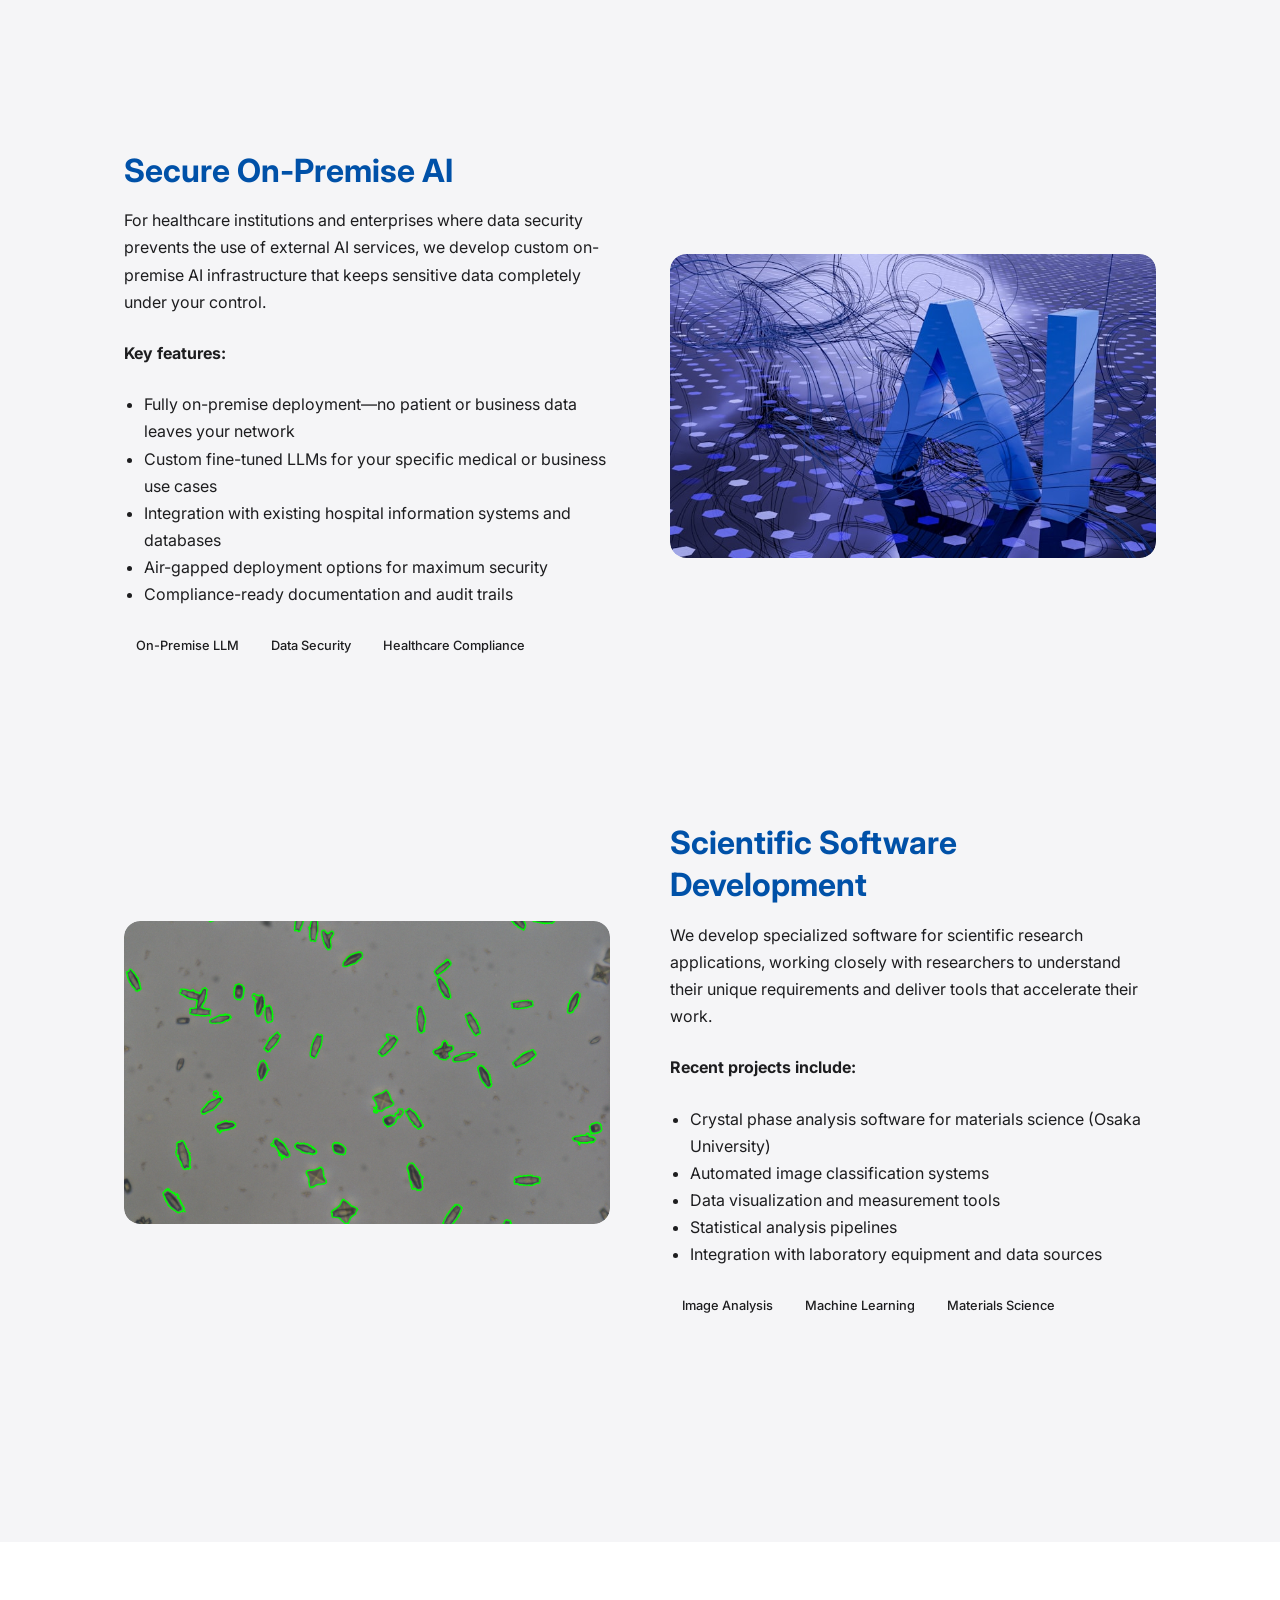
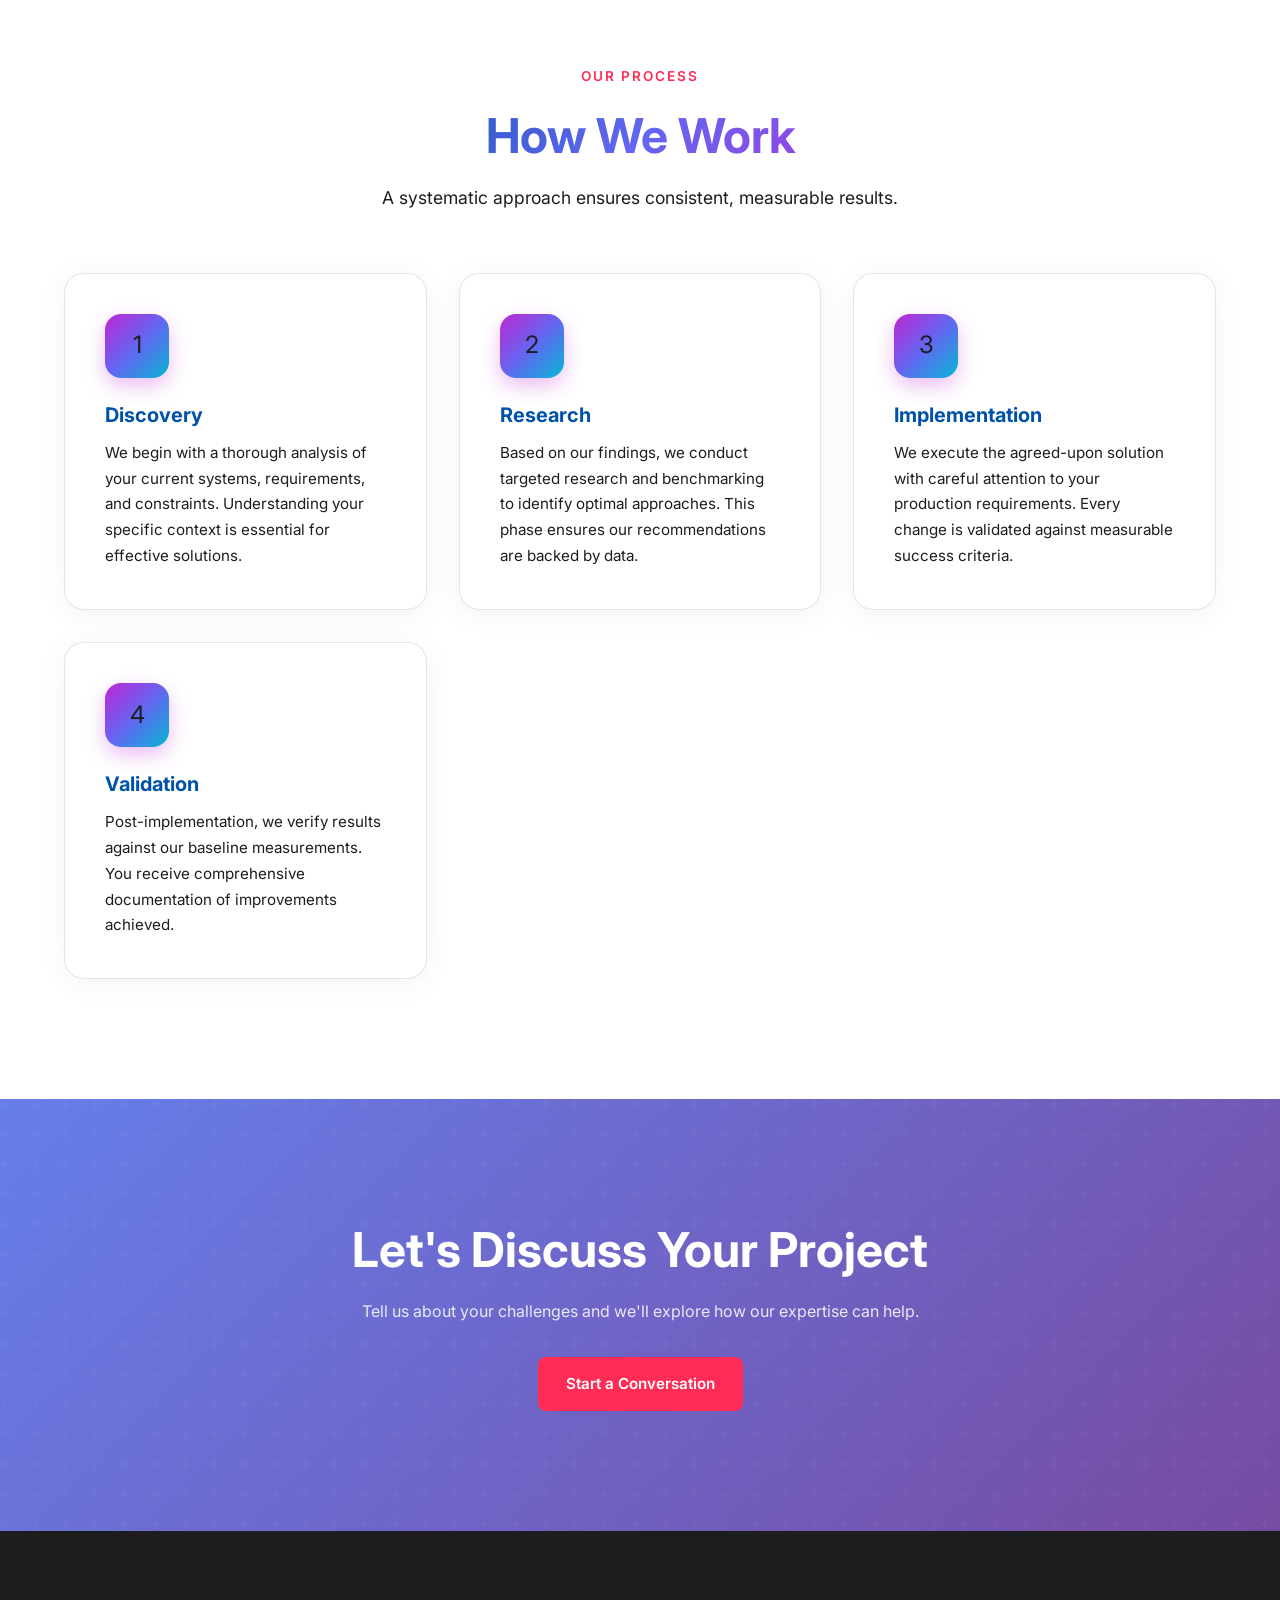
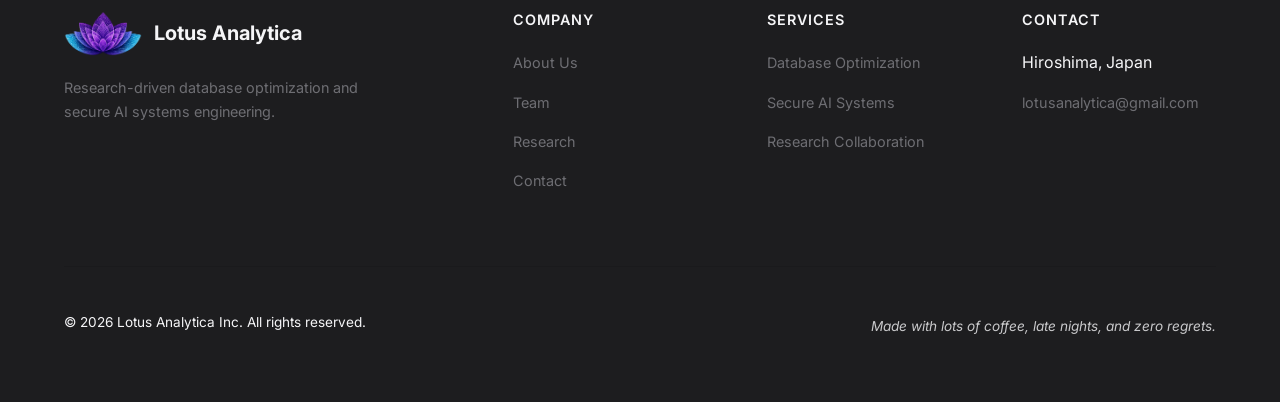
<file: services.html>
<!DOCTYPE html>
<html lang="en">
<head>
  <meta charset="UTF-8">
  <meta name="viewport" content="width=device-width, initial-scale=1.0">
  <meta http-equiv="X-UA-Compatible" content="IE=edge">

  <!-- Primary Meta Tags -->
  <title>Services | Lotus Analytica - Database Optimization & AI Systems</title>
  <meta name="title" content="Services | Lotus Analytica - Database Optimization & AI Systems">
  <meta name="description" content="Explore Lotus Analytica's services: healthcare AI platforms, medical chatbots, patient care automation, database optimization, secure AI systems, and scientific software development.">
  <meta name="keywords" content="healthcare AI, medical AI platform, patient care automation, rehabilitation AI, database optimization, graph database consulting, secure AI systems, LLM chatbot, SHAP analysis">
  <meta name="author" content="Lotus Analytica">
  <meta name="robots" content="index, follow">

  <!-- Open Graph / Facebook -->
  <meta property="og:type" content="website">
  <meta property="og:url" content="https://lotusanalytica.com/services.html">
  <meta property="og:title" content="Services | Lotus Analytica">
  <meta property="og:description" content="Database optimization, secure AI systems, and research consulting services.">
  <meta property="og:image" content="https://lotusanalytica.com/images/og-image.png">

  <!-- Canonical & Alternate Languages -->
  <link rel="canonical" href="https://lotusanalytica.com/services.html">
  <link rel="alternate" hreflang="en" href="https://lotusanalytica.com/services.html">
  <link rel="alternate" hreflang="ja" href="https://lotusanalytica.com/ja/services.html">

  <!-- Favicon -->
  <link rel="icon" type="image/svg+xml" href="/images/favicon.svg">

  <!-- Fonts -->
  <link rel="preconnect" href="https://fonts.googleapis.com">
  <link rel="preconnect" href="https://fonts.gstatic.com" crossorigin>
  <link href="https://fonts.googleapis.com/css2?family=Inter:wght@400;500;600;700;800&family=Noto+Sans+JP:wght@400;500;600;700&display=swap" rel="stylesheet">

  <!-- Styles -->
  <link rel="stylesheet" href="/css/style.css?v=20260308a">
</head>
<body>
  <!-- Header -->
  <header class="header">
    <div class="container">
      <div class="header-inner">
        <a href="/" class="logo">
          <img src="/images/logo-icon.png" alt="Lotus Analytica" class="logo-icon">
          <span>Lotus Analytica</span>
        </a>

        <nav class="nav">
          <a href="/" class="nav-link">Home</a>
          <a href="/about.html" class="nav-link">About</a>
          <a href="/services.html" class="nav-link active">Services</a>
          <a href="/research.html" class="nav-link">Research</a>
          <a href="/team.html" class="nav-link">Team</a>
          <a href="/contact.html" class="nav-link">Contact</a>

          <div class="lang-switch">
            <button class="lang-btn active" data-lang="en">EN</button>
            <button class="lang-btn" data-lang="ja">JP</button>
          </div>

          <button class="theme-toggle" aria-label="Toggle dark mode">
            <svg class="sun-icon" xmlns="http://www.w3.org/2000/svg" fill="none" viewBox="0 0 24 24" stroke="currentColor">
              <path stroke-linecap="round" stroke-linejoin="round" stroke-width="2" d="M12 3v1m0 16v1m9-9h-1M4 12H3m15.364 6.364l-.707-.707M6.343 6.343l-.707-.707m12.728 0l-.707.707M6.343 17.657l-.707.707M16 12a4 4 0 11-8 0 4 4 0 018 0z" />
            </svg>
            <svg class="moon-icon" xmlns="http://www.w3.org/2000/svg" fill="none" viewBox="0 0 24 24" stroke="currentColor">
              <path stroke-linecap="round" stroke-linejoin="round" stroke-width="2" d="M20.354 15.354A9 9 0 018.646 3.646 9.003 9.003 0 0012 21a9.003 9.003 0 008.354-5.646z" />
            </svg>
          </button>
        </nav>

        <button class="menu-toggle" aria-label="Toggle menu" aria-expanded="false">
          <span></span>
          <span></span>
          <span></span>
        </button>
      </div>
    </div>
  </header>

  <!-- Services Hero -->
  <section class="about-hero">
    <div class="container">
      <div class="section-header">
        <span class="section-label">Services</span>
        <h1>Research-Driven Solutions</h1>
        <p>From database optimization to secure AI systems, we deliver measurable improvements through rigorous engineering and academic research.</p>
      </div>
    </div>
  </section>

  <!-- Services Grid -->
  <section class="section">
    <div class="container">
      <div class="services-grid">
        <div class="service-item animate-on-scroll">
          <span class="service-number">01</span>
          <h4>Healthcare AI Platforms</h4>
          <p>End-to-end patient care systems with AI chatbots, automated rehabilitation scheduling, treatment effect analysis, and communication tools. We build platforms that reduce physician workload while improving patient outcomes.</p>
        </div>

        <div class="service-item animate-on-scroll">
          <span class="service-number">02</span>
          <h4>Medical AI Chatbots</h4>
          <p>On-premise LLM deployment for healthcare. Patients get 24/7 guidance on exercises, stretches, and home treatment while sensitive medical data stays completely within your network.</p>
        </div>

        <div class="service-item animate-on-scroll">
          <span class="service-number">03</span>
          <h4>Treatment Analytics</h4>
          <p>Machine learning models to predict patient improvement rates, SHAP value analysis to quantify treatment effectiveness, and data visualization tools for clinical decision support.</p>
        </div>

        <div class="service-item animate-on-scroll">
          <span class="service-number">04</span>
          <h4>Database Performance</h4>
          <p>Comprehensive benchmarking and optimization across SQL, NoSQL, and graph databases. Our research demonstrates up to 41.5x performance improvements for complex queries.</p>
        </div>

        <div class="service-item animate-on-scroll">
          <span class="service-number">05</span>
          <h4>Secure On-Premise AI</h4>
          <p>Custom AI infrastructure for organizations with strict data security requirements. Process sensitive data locally without external exposure while leveraging state-of-the-art models.</p>
        </div>

        <div class="service-item animate-on-scroll">
          <span class="service-number">06</span>
          <h4>Scientific Software</h4>
          <p>Specialized analysis software for research institutions, including image processing, automated classification, and measurement systems for academic and industrial applications.</p>
        </div>
      </div>
    </div>
  </section>

  <!-- Detailed Services -->
  <section class="section" style="background: var(--bg-secondary);">
    <div class="container">
      <div class="section-header">
        <span class="section-label">Capabilities</span>
        <h2>What We Deliver</h2>
      </div>

      <!-- Healthcare AI Platform -->
      <div class="research-card animate-on-scroll">
        <div class="research-image">
          <img src="/images/hospital-portal.png" alt="Healthcare AI Platform Interface">
        </div>
        <div class="research-content">
          <h3>Healthcare AI Platforms</h3>
          <p>
            We build comprehensive digital platforms for medical institutions that automate patient aftercare, reduce physician workload, and improve treatment outcomes through intelligent technology.
          </p>
          <p><strong>Platform capabilities:</strong></p>
          <ul style="margin-left: 20px; color: var(--gray-600);">
            <li><strong>AI Rehabilitation Scheduling:</strong> Machine learning models analyze patient characteristics and historical treatment data to automatically generate optimal rehabilitation schedules</li>
            <li><strong>Treatment Effect Analysis:</strong> SHAP value analysis and ML models predict improvement rates, correlate patient attributes with outcomes, and quantify treatment effectiveness</li>
            <li><strong>Medical AI Chatbot:</strong> On-premise LLM provides 24/7 patient guidance on stretches, exercises, and home treatment—conversation logs integrate with electronic health records</li>
            <li><strong>Automated Communication:</strong> Scheduled check-ins, bulk messaging, and response tracking with direct database integration</li>
            <li><strong>Patient Community:</strong> Bulletin boards and messaging features to reduce isolation and support mental health recovery</li>
            <li><strong>Video & Content Delivery:</strong> Educational content with viewing history tracking for personalized AI recommendations</li>
            <li><strong>Role-Based Access:</strong> Three-tier system (patients, staff, administrators) with granular data access controls</li>
          </ul>
          <div class="research-tags">
            <span class="tag">Healthcare AI</span>
            <span class="tag">LLM Chatbot</span>
            <span class="tag">SHAP Analysis</span>
            <span class="tag">Rehabilitation</span>
            <span class="tag">Patient Care</span>
          </div>
        </div>
      </div>

      <!-- Database Performance -->
      <div class="research-card animate-on-scroll">
        <div class="research-image">
          <img src="/images/database-architecture.jpg" alt="Database Architecture">
        </div>
        <div class="research-content">
          <h3>Database Performance Optimization</h3>
          <p>
            Our database optimization services are grounded in rigorous benchmarking methodology. We don't guess at performance issues—we measure, analyze, and validate every optimization.
          </p>
          <p><strong>Our approach includes:</strong></p>
          <ul style="margin-left: 20px; color: var(--gray-600);">
            <li>Comprehensive workload analysis and profiling</li>
            <li>Query execution plan optimization</li>
            <li>Index strategy development</li>
            <li>Schema design review and recommendations</li>
            <li>Containerized benchmark environments for reproducible testing</li>
            <li>Before/after performance validation</li>
          </ul>
          <div class="research-tags">
            <span class="tag">MySQL</span>
            <span class="tag">PostgreSQL</span>
            <span class="tag">Neo4j</span>
            <span class="tag">MongoDB</span>
            <span class="tag">MariaDB</span>
          </div>
        </div>
      </div>

      <!-- Secure AI Systems -->
      <div class="research-card animate-on-scroll">
        <div class="research-image">
          <img src="/images/ai-infrastructure.jpg" alt="Secure AI Infrastructure">
        </div>
        <div class="research-content">
          <h3>Secure On-Premise AI</h3>
          <p>
            For healthcare institutions and enterprises where data security prevents the use of external AI services, we develop custom on-premise AI infrastructure that keeps sensitive data completely under your control.
          </p>
          <p><strong>Key features:</strong></p>
          <ul style="margin-left: 20px; color: var(--gray-600);">
            <li>Fully on-premise deployment—no patient or business data leaves your network</li>
            <li>Custom fine-tuned LLMs for your specific medical or business use cases</li>
            <li>Integration with existing hospital information systems and databases</li>
            <li>Air-gapped deployment options for maximum security</li>
            <li>Compliance-ready documentation and audit trails</li>
          </ul>
          <div class="research-tags">
            <span class="tag">On-Premise LLM</span>
            <span class="tag">Data Security</span>
            <span class="tag">Healthcare Compliance</span>
          </div>
        </div>
      </div>

      <!-- Scientific Software -->
      <div class="research-card animate-on-scroll">
        <div class="research-image">
          <img src="/images/crystal-research.png" alt="Scientific Analysis Software">
        </div>
        <div class="research-content">
          <h3>Scientific Software Development</h3>
          <p>
            We develop specialized software for scientific research applications, working closely with researchers to understand their unique requirements and deliver tools that accelerate their work.
          </p>
          <p><strong>Recent projects include:</strong></p>
          <ul style="margin-left: 20px; color: var(--gray-600);">
            <li>Crystal phase analysis software for materials science (Osaka University)</li>
            <li>Automated image classification systems</li>
            <li>Data visualization and measurement tools</li>
            <li>Statistical analysis pipelines</li>
            <li>Integration with laboratory equipment and data sources</li>
          </ul>
          <div class="research-tags">
            <span class="tag">Image Analysis</span>
            <span class="tag">Machine Learning</span>
            <span class="tag">Materials Science</span>
          </div>
        </div>
      </div>
    </div>
  </section>

  <!-- Process Section -->
  <section class="section">
    <div class="container">
      <div class="section-header">
        <span class="section-label">Our Process</span>
        <h2>How We Work</h2>
        <p>A systematic approach ensures consistent, measurable results.</p>
      </div>

      <div class="features-grid">
        <div class="feature-card animate-on-scroll">
          <div class="feature-icon">1</div>
          <h3>Discovery</h3>
          <p>We begin with a thorough analysis of your current systems, requirements, and constraints. Understanding your specific context is essential for effective solutions.</p>
        </div>

        <div class="feature-card animate-on-scroll">
          <div class="feature-icon">2</div>
          <h3>Research</h3>
          <p>Based on our findings, we conduct targeted research and benchmarking to identify optimal approaches. This phase ensures our recommendations are backed by data.</p>
        </div>

        <div class="feature-card animate-on-scroll">
          <div class="feature-icon">3</div>
          <h3>Implementation</h3>
          <p>We execute the agreed-upon solution with careful attention to your production requirements. Every change is validated against measurable success criteria.</p>
        </div>

        <div class="feature-card animate-on-scroll">
          <div class="feature-icon">4</div>
          <h3>Validation</h3>
          <p>Post-implementation, we verify results against our baseline measurements. You receive comprehensive documentation of improvements achieved.</p>
        </div>
      </div>
    </div>
  </section>

  <!-- CTA Section -->
  <section class="section cta">
    <div class="container">
      <div class="cta-content">
        <h2>Let's Discuss Your Project</h2>
        <p>Tell us about your challenges and we'll explore how our expertise can help.</p>
        <a href="/contact.html" class="btn btn-accent">Start a Conversation</a>
      </div>
    </div>
  </section>

  <!-- Footer -->
  <footer class="footer">
    <div class="container">
      <div class="footer-grid">
        <div class="footer-brand">
          <div class="footer-logo">
            <img src="/images/logo-icon.png" alt="Lotus Analytica" class="logo-icon">
            <span>Lotus Analytica</span>
          </div>
          <p>Research-driven database optimization and secure AI systems engineering.</p>
        </div>

        <div class="footer-col">
          <h4 class="footer-title">Company</h4>
          <ul class="footer-links">
            <li><a href="/about.html">About Us</a></li>
            <li><a href="/team.html">Team</a></li>
            <li><a href="/research.html">Research</a></li>
            <li><a href="/contact.html">Contact</a></li>
          </ul>
        </div>

        <div class="footer-col">
          <h4 class="footer-title">Services</h4>
          <ul class="footer-links">
            <li><a href="/services.html">Database Optimization</a></li>
            <li><a href="/services.html">Secure AI Systems</a></li>
            <li><a href="/services.html">Research Collaboration</a></li>
          </ul>
        </div>

        <div class="footer-col">
          <h4 class="footer-title">Contact</h4>
          <ul class="footer-links">
            <li>Hiroshima, Japan</li>
            <li><a href="mailto:lotusanalytica@gmail.com">lotusanalytica@gmail.com</a></li>
          </ul>
        </div>
      </div>

      <div class="footer-bottom">
        <p>&copy; 2026 Lotus Analytica Inc. All rights reserved.</p>
        <p class="footer-fun">Made with lots of coffee, late nights, and zero regrets.</p>
      </div>
    </div>
  </footer>

  <script src="/js/main.js?v=20260308a"></script>
</body>
</html>
</file>
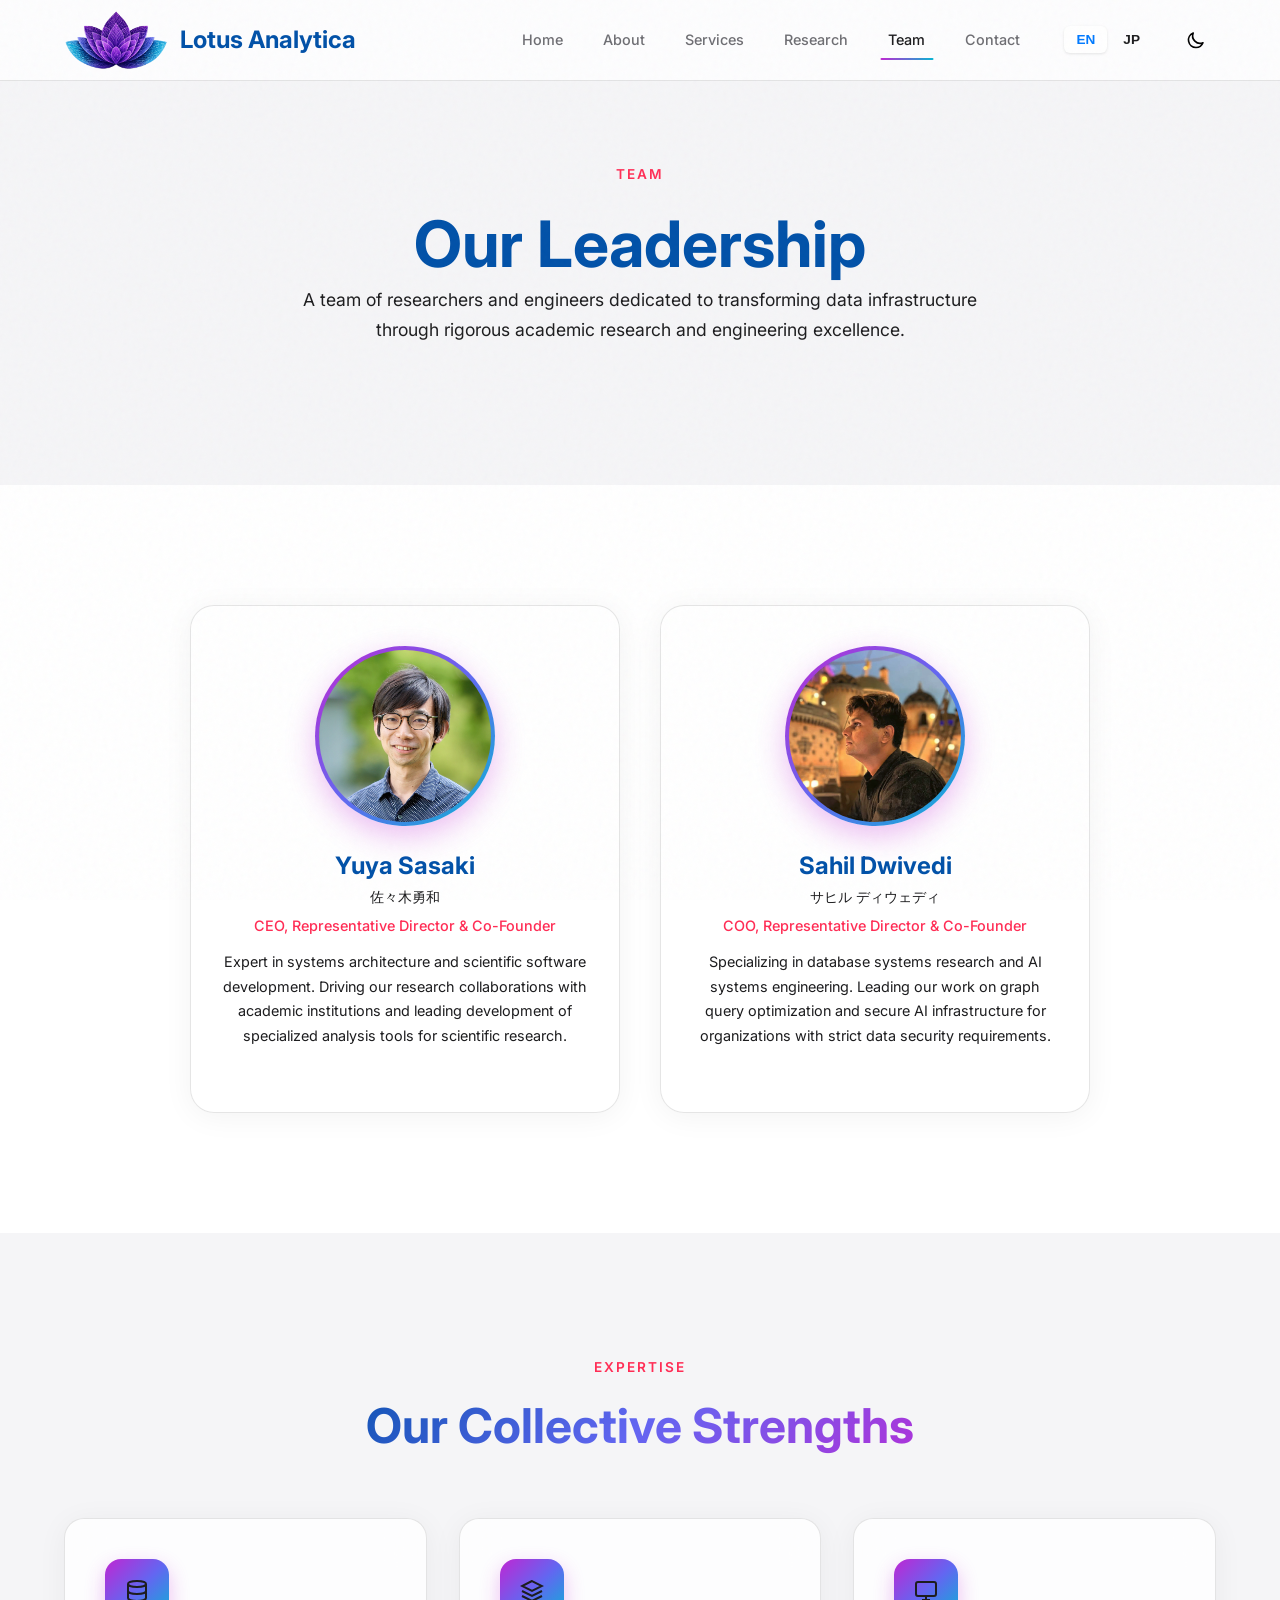
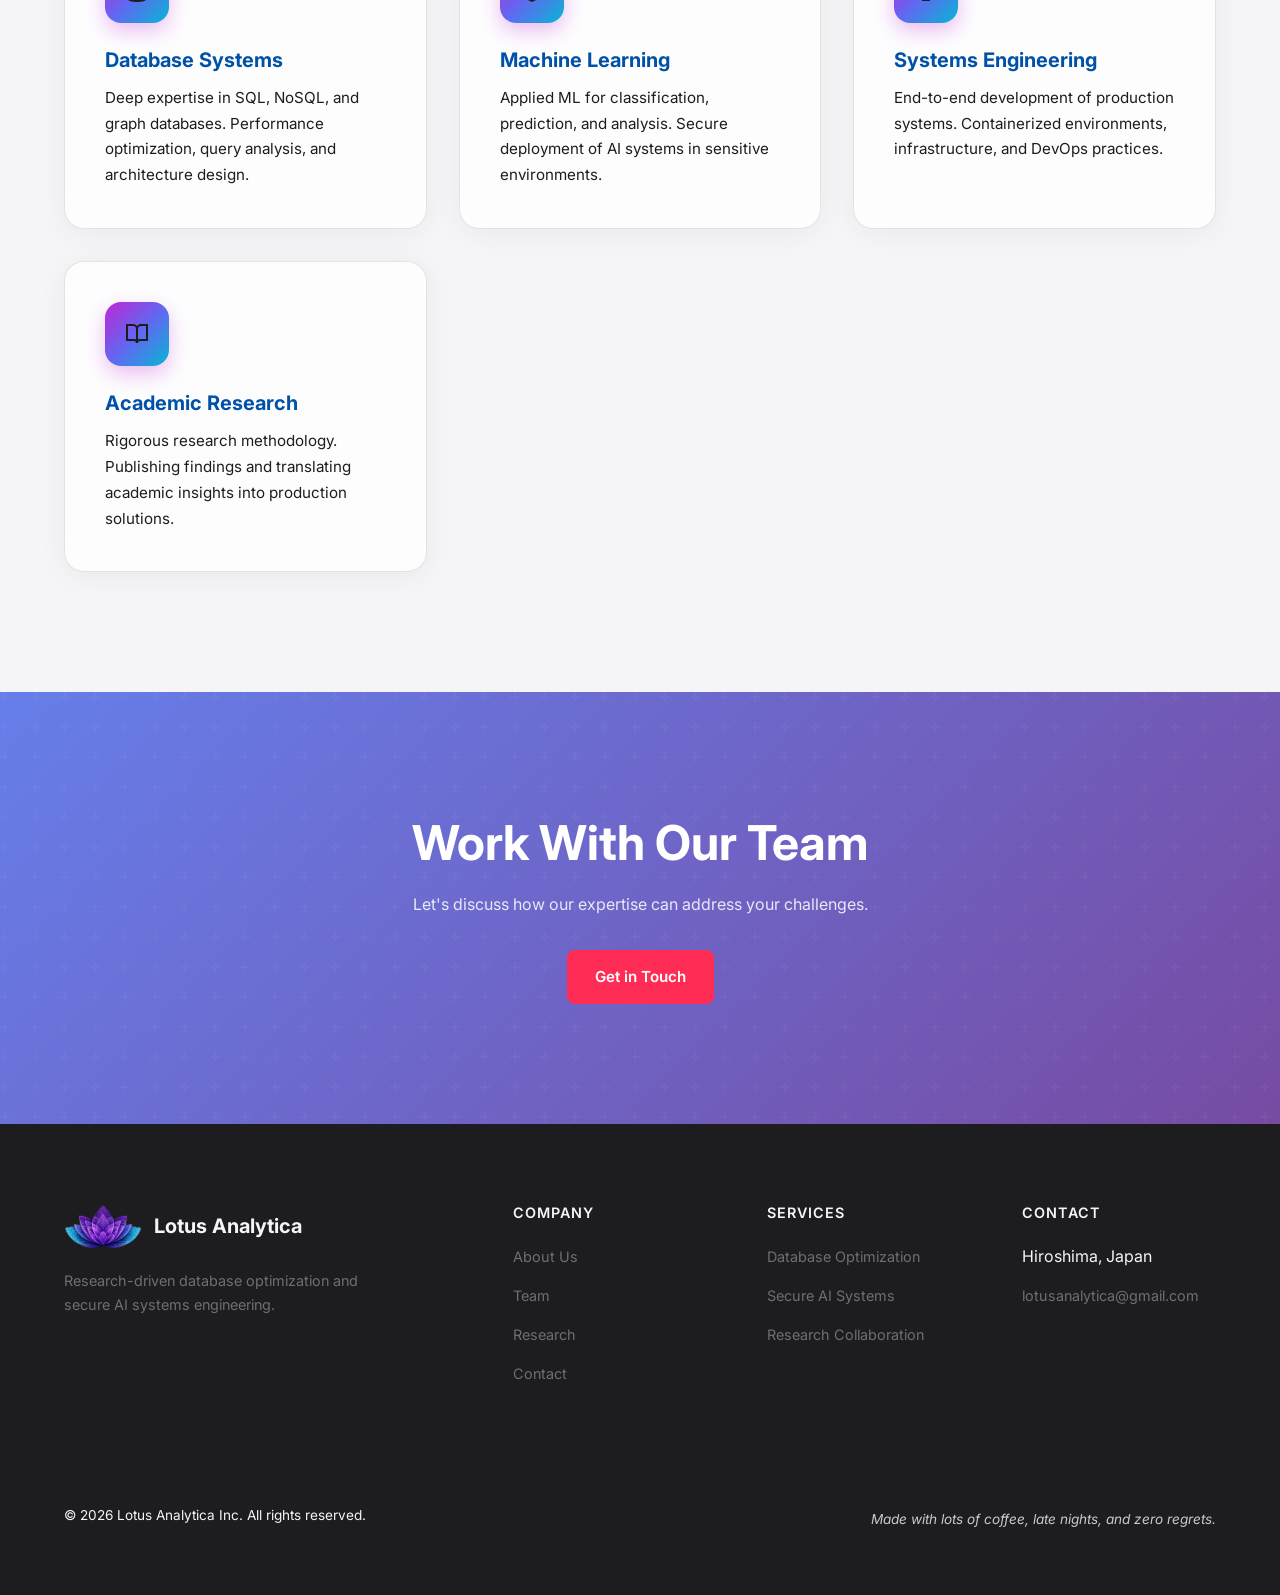
<file: team.html>
<!DOCTYPE html>
<html lang="en">
<head>
  <meta charset="UTF-8">
  <meta name="viewport" content="width=device-width, initial-scale=1.0">
  <meta http-equiv="X-UA-Compatible" content="IE=edge">

  <!-- Primary Meta Tags -->
  <title>Team | Lotus Analytica - Yuya Sasaki & Sahil Dwivedi</title>
  <meta name="title" content="Team | Lotus Analytica - Our Leadership">
  <meta name="description" content="Meet the Lotus Analytica team. Founded by Yuya Sasaki and Sahil Dwivedi, our experts specialize in database research, AI systems engineering, and scientific software development.">
  <meta name="keywords" content="Yuya Sasaki, 佐々木勇和, Sahil Dwivedi, サヒル ディウェディ, Lotus Analytica team, database researchers, AI engineers">
  <meta name="author" content="Lotus Analytica">
  <meta name="robots" content="index, follow">

  <!-- Open Graph / Facebook -->
  <meta property="og:type" content="website">
  <meta property="og:url" content="https://lotusanalytica.com/team.html">
  <meta property="og:title" content="Team | Lotus Analytica">
  <meta property="og:description" content="Meet the experts behind Lotus Analytica's research-driven solutions.">
  <meta property="og:image" content="https://lotusanalytica.com/images/og-image.png">

  <!-- Canonical & Alternate Languages -->
  <link rel="canonical" href="https://lotusanalytica.com/team.html">
  <link rel="alternate" hreflang="en" href="https://lotusanalytica.com/team.html">
  <link rel="alternate" hreflang="ja" href="https://lotusanalytica.com/ja/team.html">

  <!-- Favicon -->
  <link rel="icon" type="image/svg+xml" href="/images/favicon.svg">

  <!-- Fonts -->
  <link rel="preconnect" href="https://fonts.googleapis.com">
  <link rel="preconnect" href="https://fonts.gstatic.com" crossorigin>
  <link href="https://fonts.googleapis.com/css2?family=Inter:wght@400;500;600;700;800&family=Noto+Sans+JP:wght@400;500;600;700&display=swap" rel="stylesheet">

  <!-- Styles -->
  <link rel="stylesheet" href="/css/style.css?v=20260308a">

  <!-- Structured Data for Team Members -->
  <script type="application/ld+json">
  {
    "@context": "https://schema.org",
    "@type": "AboutPage",
    "mainEntity": {
      "@type": "Organization",
      "name": "Lotus Analytica",
      "member": [
        {
          "@type": "Person",
          "name": "Yuya Sasaki",
          "alternateName": "佐々木勇和",
          "jobTitle": "CEO, Representative Director & Co-Founder",
          "worksFor": {
            "@type": "Organization",
            "name": "Lotus Analytica"
          }
        },
        {
          "@type": "Person",
          "name": "Sahil Dwivedi",
          "alternateName": "サヒル ディウェディ",
          "jobTitle": "COO, Representative Director & Co-Founder",
          "worksFor": {
            "@type": "Organization",
            "name": "Lotus Analytica"
          }
        }
      ]
    }
  }
  </script>
</head>
<body>
  <!-- Header -->
  <header class="header">
    <div class="container">
      <div class="header-inner">
        <a href="/" class="logo">
          <img src="/images/logo-icon.png" alt="Lotus Analytica" class="logo-icon">
          <span>Lotus Analytica</span>
        </a>

        <nav class="nav">
          <a href="/" class="nav-link">Home</a>
          <a href="/about.html" class="nav-link">About</a>
          <a href="/services.html" class="nav-link">Services</a>
          <a href="/research.html" class="nav-link">Research</a>
          <a href="/team.html" class="nav-link active">Team</a>
          <a href="/contact.html" class="nav-link">Contact</a>

          <div class="lang-switch">
            <button class="lang-btn active" data-lang="en">EN</button>
            <button class="lang-btn" data-lang="ja">JP</button>
          </div>

          <button class="theme-toggle" aria-label="Toggle dark mode">
            <svg class="sun-icon" xmlns="http://www.w3.org/2000/svg" fill="none" viewBox="0 0 24 24" stroke="currentColor">
              <path stroke-linecap="round" stroke-linejoin="round" stroke-width="2" d="M12 3v1m0 16v1m9-9h-1M4 12H3m15.364 6.364l-.707-.707M6.343 6.343l-.707-.707m12.728 0l-.707.707M6.343 17.657l-.707.707M16 12a4 4 0 11-8 0 4 4 0 018 0z" />
            </svg>
            <svg class="moon-icon" xmlns="http://www.w3.org/2000/svg" fill="none" viewBox="0 0 24 24" stroke="currentColor">
              <path stroke-linecap="round" stroke-linejoin="round" stroke-width="2" d="M20.354 15.354A9 9 0 018.646 3.646 9.003 9.003 0 0012 21a9.003 9.003 0 008.354-5.646z" />
            </svg>
          </button>
        </nav>

        <button class="menu-toggle" aria-label="Toggle menu" aria-expanded="false">
          <span></span>
          <span></span>
          <span></span>
        </button>
      </div>
    </div>
  </header>

  <!-- Team Hero -->
  <section class="about-hero">
    <div class="container">
      <div class="section-header">
        <span class="section-label">Team</span>
        <h1>Our Leadership</h1>
        <p>A team of researchers and engineers dedicated to transforming data infrastructure through rigorous academic research and engineering excellence.</p>
      </div>
    </div>
  </section>

  <!-- Team Members -->
  <section class="section">
    <div class="container">
      <div class="team-grid" style="max-width: 900px; margin: 0 auto;">
        <!-- Yuya Sasaki -->
        <div class="team-card animate-on-scroll">
          <div class="team-photo">
            <img src="/images/sasaki-profile.jpg" alt="Yuya Sasaki">
          </div>
          <h4>Yuya Sasaki</h4>
          <p style="font-size: 0.9rem; color: var(--gray-500); margin-bottom: 4px;">佐々木勇和</p>
          <p class="team-role">CEO, Representative Director & Co-Founder</p>
          <p class="team-bio">
            Expert in systems architecture and scientific software development. Driving our research collaborations with academic institutions and leading development of specialized analysis tools for scientific research.
          </p>
        </div>

        <!-- Sahil Dwivedi -->
        <div class="team-card animate-on-scroll">
          <div class="team-photo">
            <img src="/images/sahil-profile.jpg" alt="Sahil Dwivedi">
          </div>
          <h4>Sahil Dwivedi</h4>
          <p style="font-size: 0.9rem; color: var(--gray-500); margin-bottom: 4px;">サヒル ディウェディ</p>
          <p class="team-role">COO, Representative Director & Co-Founder</p>
          <p class="team-bio">
            Specializing in database systems research and AI systems engineering. Leading our work on graph query optimization and secure AI infrastructure for organizations with strict data security requirements.
          </p>
        </div>
      </div>
    </div>
  </section>

  <!-- Expertise Areas -->
  <section class="section" style="background: var(--bg-secondary);">
    <div class="container">
      <div class="section-header">
        <span class="section-label">Expertise</span>
        <h2>Our Collective Strengths</h2>
      </div>

      <div class="features-grid">
        <div class="feature-card animate-on-scroll">
          <div class="feature-icon">
            <svg width="24" height="24" viewBox="0 0 24 24" fill="none" stroke="currentColor" stroke-width="2">
              <ellipse cx="12" cy="5" rx="9" ry="3"></ellipse>
              <path d="M21 12c0 1.66-4 3-9 3s-9-1.34-9-3"></path>
              <path d="M3 5v14c0 1.66 4 3 9 3s9-1.34 9-3V5"></path>
            </svg>
          </div>
          <h3>Database Systems</h3>
          <p>Deep expertise in SQL, NoSQL, and graph databases. Performance optimization, query analysis, and architecture design.</p>
        </div>

        <div class="feature-card animate-on-scroll">
          <div class="feature-icon">
            <svg width="24" height="24" viewBox="0 0 24 24" fill="none" stroke="currentColor" stroke-width="2">
              <path d="M12 2L2 7l10 5 10-5-10-5z"></path>
              <path d="M2 17l10 5 10-5"></path>
              <path d="M2 12l10 5 10-5"></path>
            </svg>
          </div>
          <h3>Machine Learning</h3>
          <p>Applied ML for classification, prediction, and analysis. Secure deployment of AI systems in sensitive environments.</p>
        </div>

        <div class="feature-card animate-on-scroll">
          <div class="feature-icon">
            <svg width="24" height="24" viewBox="0 0 24 24" fill="none" stroke="currentColor" stroke-width="2">
              <rect x="2" y="3" width="20" height="14" rx="2" ry="2"></rect>
              <line x1="8" y1="21" x2="16" y2="21"></line>
              <line x1="12" y1="17" x2="12" y2="21"></line>
            </svg>
          </div>
          <h3>Systems Engineering</h3>
          <p>End-to-end development of production systems. Containerized environments, infrastructure, and DevOps practices.</p>
        </div>

        <div class="feature-card animate-on-scroll">
          <div class="feature-icon">
            <svg width="24" height="24" viewBox="0 0 24 24" fill="none" stroke="currentColor" stroke-width="2">
              <path d="M2 3h6a4 4 0 0 1 4 4v14a3 3 0 0 0-3-3H2z"></path>
              <path d="M22 3h-6a4 4 0 0 0-4 4v14a3 3 0 0 1 3-3h7z"></path>
            </svg>
          </div>
          <h3>Academic Research</h3>
          <p>Rigorous research methodology. Publishing findings and translating academic insights into production solutions.</p>
        </div>
      </div>
    </div>
  </section>

  <!-- CTA Section -->
  <section class="section cta">
    <div class="container">
      <div class="cta-content">
        <h2>Work With Our Team</h2>
        <p>Let's discuss how our expertise can address your challenges.</p>
        <a href="/contact.html" class="btn btn-accent">Get in Touch</a>
      </div>
    </div>
  </section>

  <!-- Footer -->
  <footer class="footer">
    <div class="container">
      <div class="footer-grid">
        <div class="footer-brand">
          <div class="footer-logo">
            <img src="/images/logo-icon.png" alt="Lotus Analytica" class="logo-icon">
            <span>Lotus Analytica</span>
          </div>
          <p>Research-driven database optimization and secure AI systems engineering.</p>
        </div>

        <div class="footer-col">
          <h4 class="footer-title">Company</h4>
          <ul class="footer-links">
            <li><a href="/about.html">About Us</a></li>
            <li><a href="/team.html">Team</a></li>
            <li><a href="/research.html">Research</a></li>
            <li><a href="/contact.html">Contact</a></li>
          </ul>
        </div>

        <div class="footer-col">
          <h4 class="footer-title">Services</h4>
          <ul class="footer-links">
            <li><a href="/services.html">Database Optimization</a></li>
            <li><a href="/services.html">Secure AI Systems</a></li>
            <li><a href="/services.html">Research Collaboration</a></li>
          </ul>
        </div>

        <div class="footer-col">
          <h4 class="footer-title">Contact</h4>
          <ul class="footer-links">
            <li>Hiroshima, Japan</li>
            <li><a href="mailto:lotusanalytica@gmail.com">lotusanalytica@gmail.com</a></li>
          </ul>
        </div>
      </div>

      <div class="footer-bottom">
        <p>&copy; 2026 Lotus Analytica Inc. All rights reserved.</p>
        <p class="footer-fun">Made with lots of coffee, late nights, and zero regrets.</p>
      </div>
    </div>
  </footer>

  <script src="/js/main.js?v=20260308a"></script>
</body>
</html>
</file>
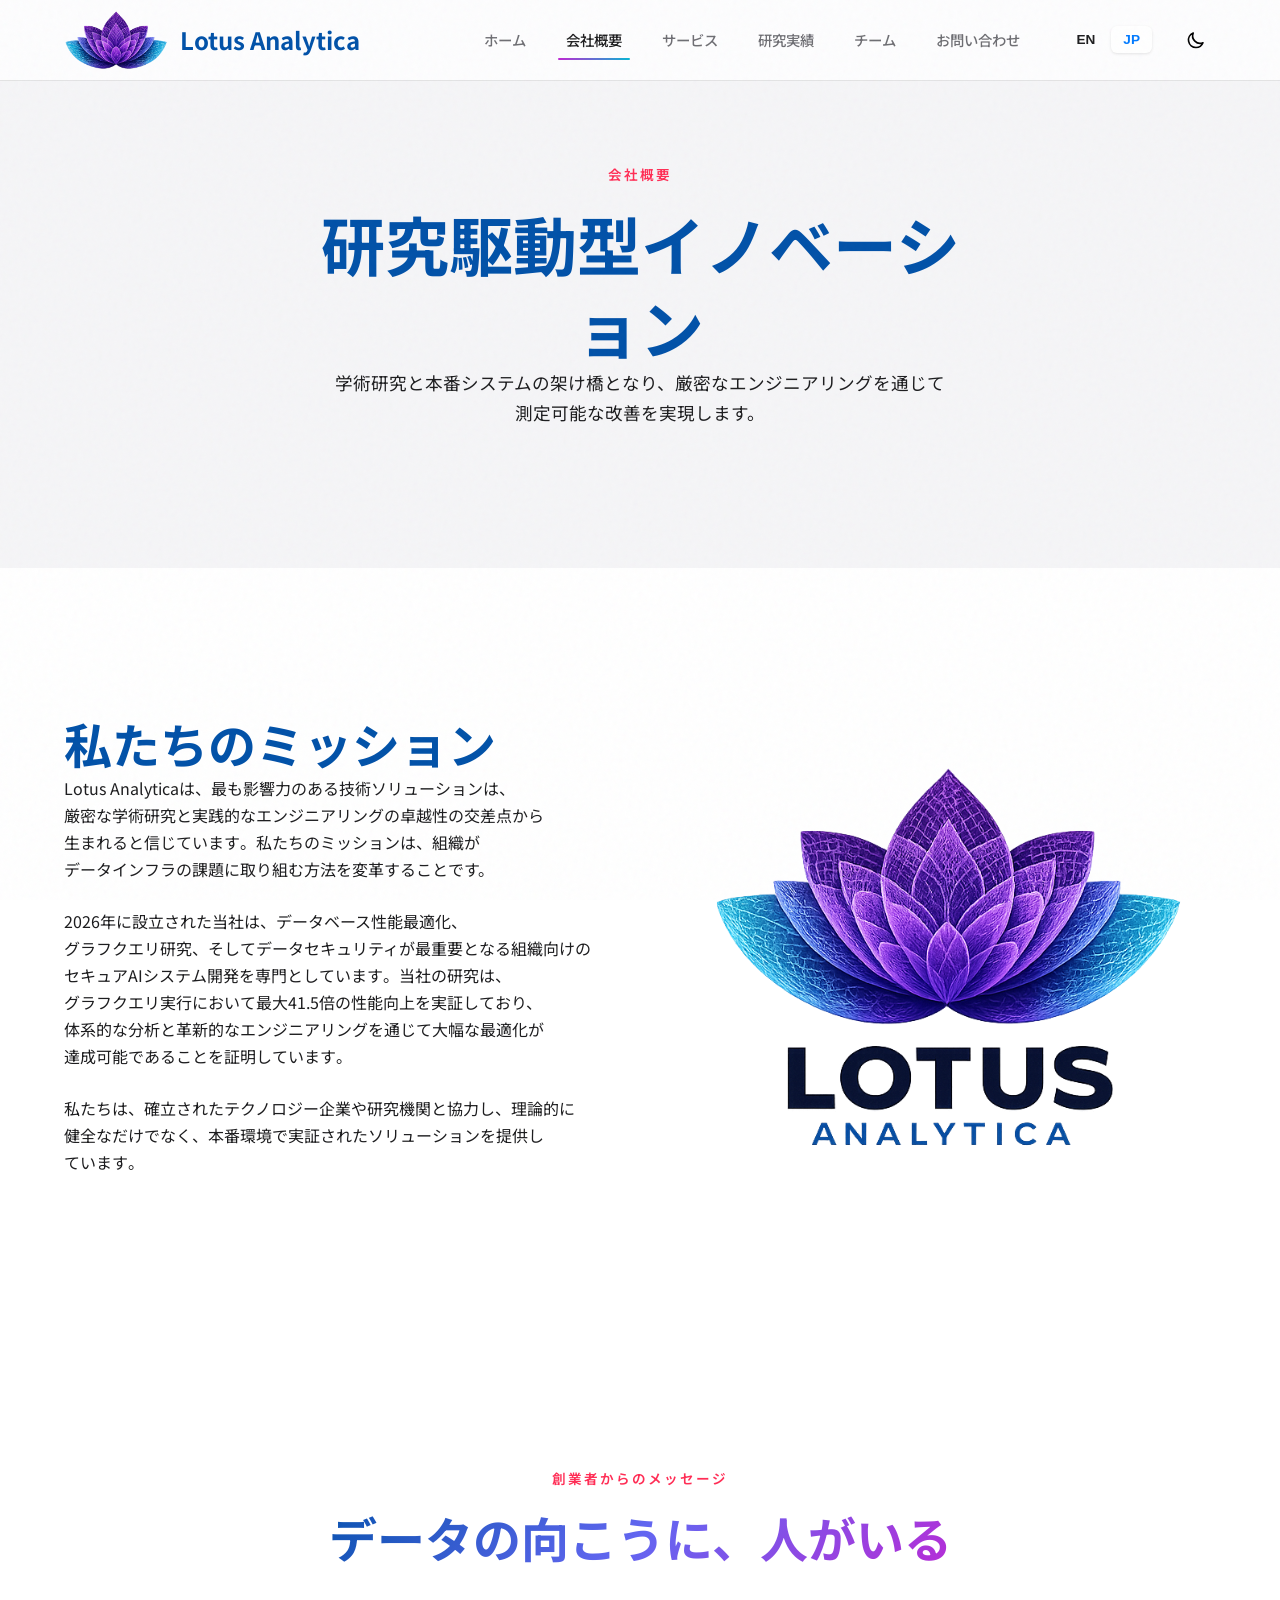
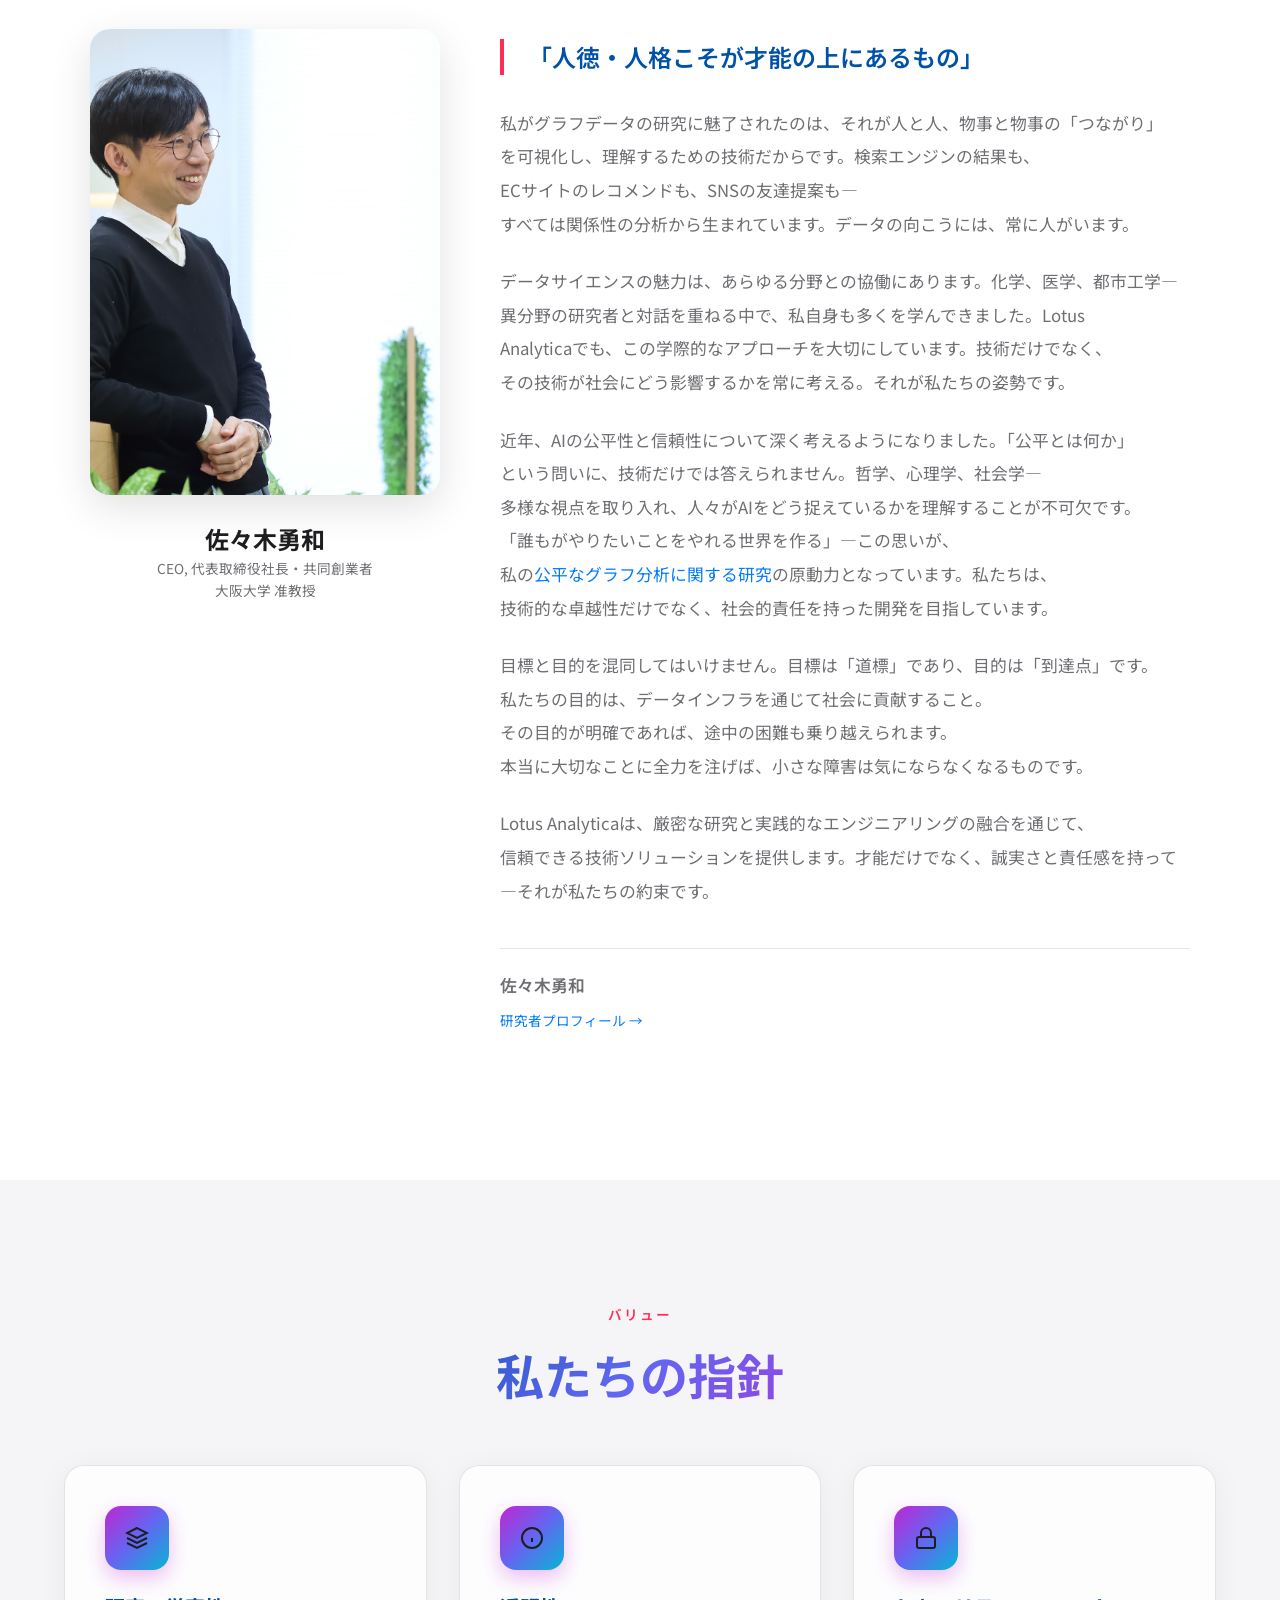
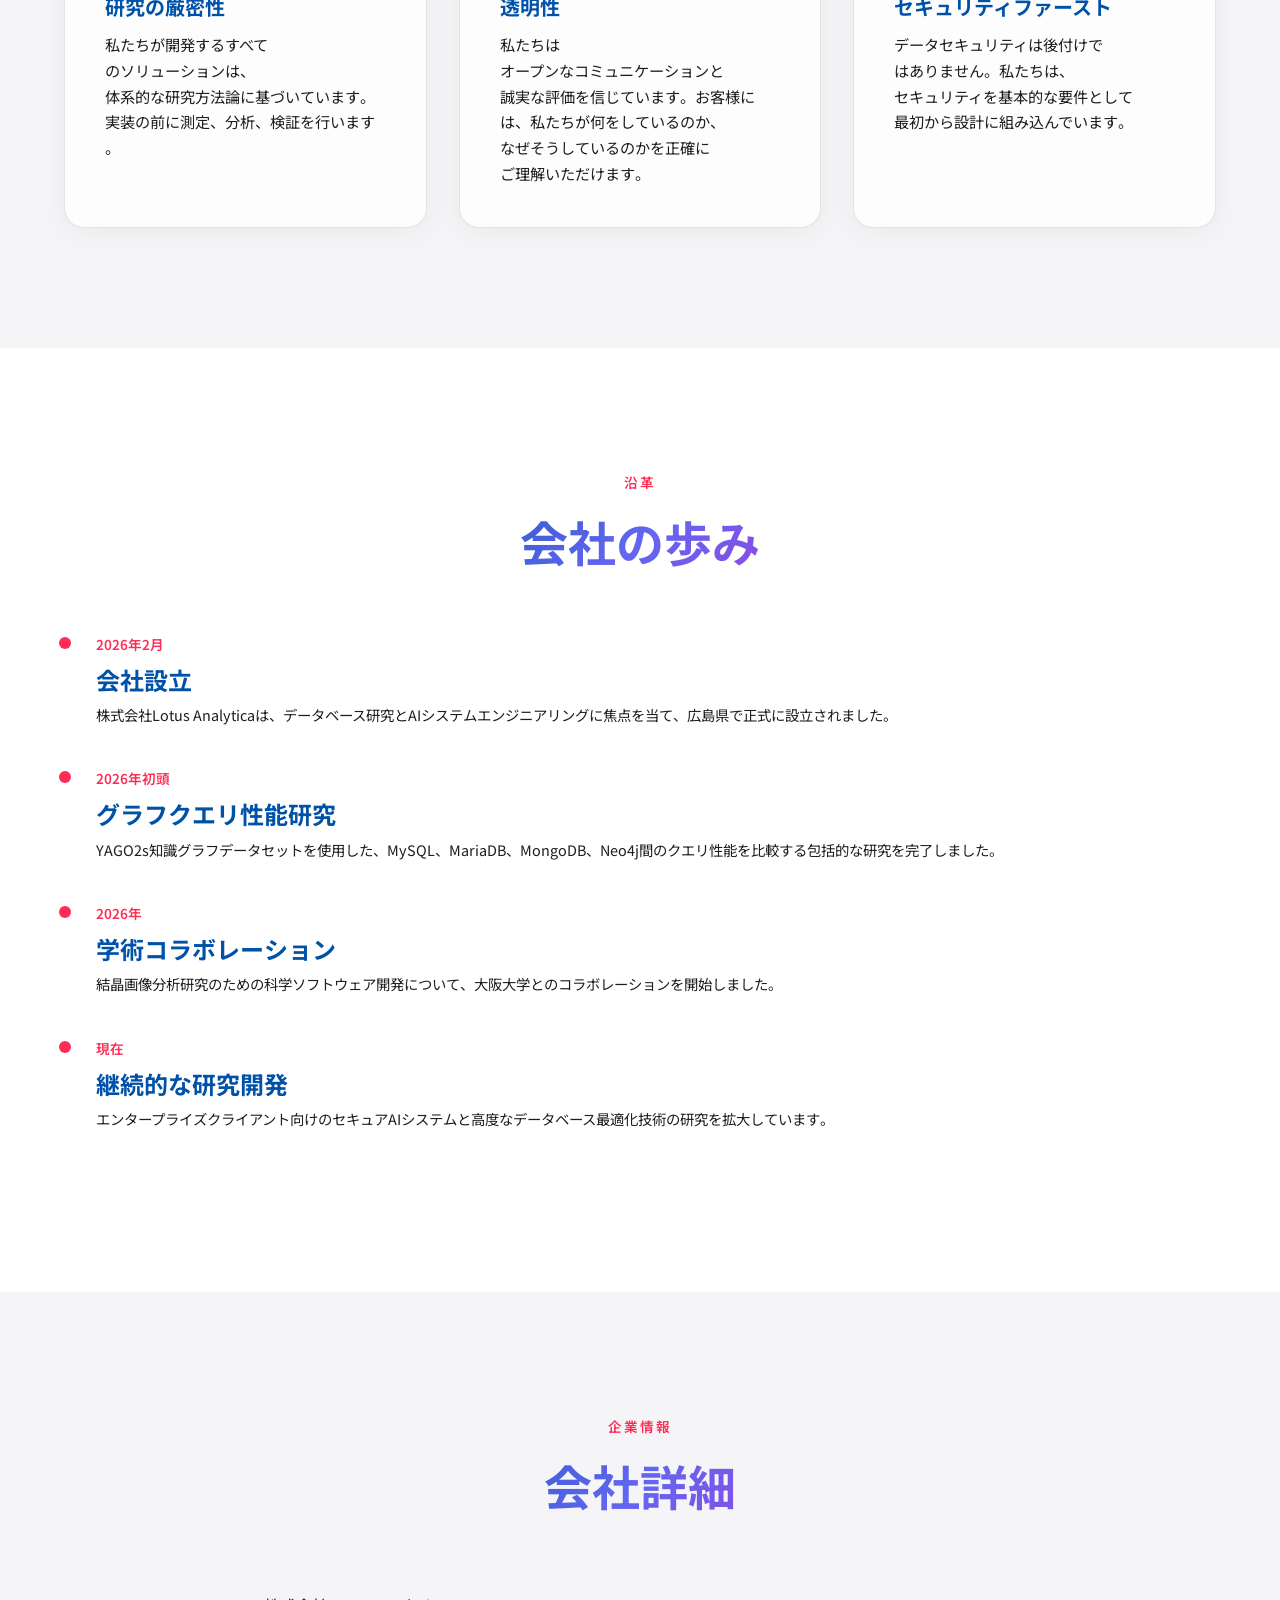
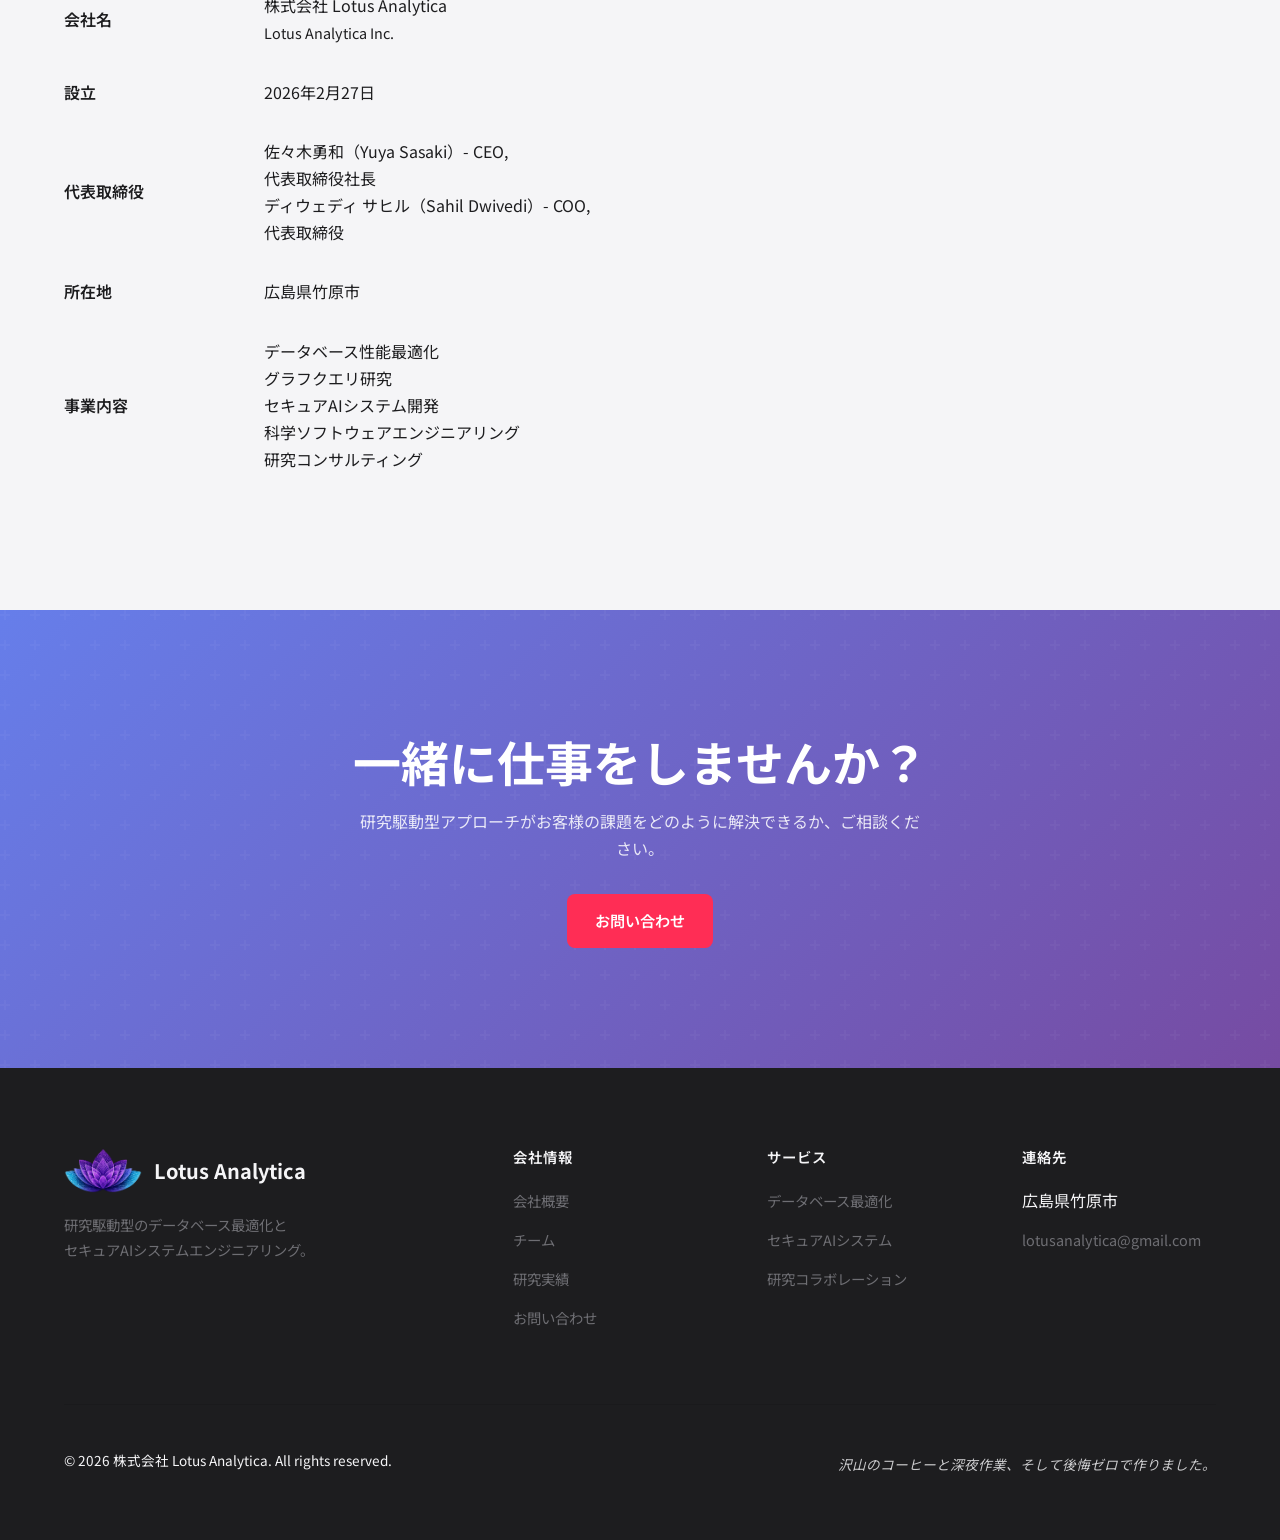
<file: ja/about.html>
<!DOCTYPE html>
<html lang="ja">
<head>
  <meta charset="UTF-8">
  <meta name="viewport" content="width=device-width, initial-scale=1.0">
  <meta http-equiv="X-UA-Compatible" content="IE=edge">

  <!-- Primary Meta Tags -->
  <title>会社概要 | Lotus Analytica - 株式会社ロータスアナリティカ</title>
  <meta name="title" content="会社概要 | Lotus Analytica">
  <meta name="description" content="株式会社Lotus Analyticaの会社概要。データベース最適化とセキュアAIシステムを専門とする研究開発企業。代表取締役：ディウェディ サヒル、佐々木勇和。">
  <meta name="keywords" content="Lotus Analytica, 会社概要, ディウェディ サヒル, 佐々木勇和, データベース研究, AIシステム, 広島">
  <meta name="author" content="株式会社 Lotus Analytica">
  <meta name="robots" content="index, follow">

  <!-- Open Graph / Facebook -->
  <meta property="og:type" content="website">
  <meta property="og:url" content="https://lotusanalytica.com/ja/about.html">
  <meta property="og:title" content="会社概要 | Lotus Analytica">
  <meta property="og:description" content="データベース最適化とセキュアAIシステムを専門とする研究開発企業。">
  <meta property="og:image" content="https://lotusanalytica.com/images/og-image.png">

  <!-- Canonical & Alternate Languages -->
  <link rel="canonical" href="https://lotusanalytica.com/ja/about.html">
  <link rel="alternate" hreflang="en" href="https://lotusanalytica.com/about.html">
  <link rel="alternate" hreflang="ja" href="https://lotusanalytica.com/ja/about.html">

  <!-- Favicon -->
  <link rel="icon" type="image/svg+xml" href="/images/favicon.svg">

  <!-- Fonts -->
  <link rel="preconnect" href="https://fonts.googleapis.com">
  <link rel="preconnect" href="https://fonts.gstatic.com" crossorigin>
  <link href="https://fonts.googleapis.com/css2?family=Inter:wght@400;500;600;700;800&family=Noto+Sans+JP:wght@400;500;600;700&display=swap" rel="stylesheet">

  <!-- Styles -->
  <link rel="stylesheet" href="/css/style.css?v=20260308a">
</head>
<body class="ja">
  <!-- Header -->
  <header class="header">
    <div class="container">
      <div class="header-inner">
        <a href="/ja/" class="logo">
          <img src="/images/logo-icon.png" alt="Lotus Analytica" class="logo-icon">
          <span>Lotus Analytica</span>
        </a>

        <nav class="nav">
          <a href="/ja/" class="nav-link">ホーム</a>
          <a href="/ja/about.html" class="nav-link active">会社概要</a>
          <a href="/ja/services.html" class="nav-link">サービス</a>
          <a href="/ja/research.html" class="nav-link">研究実績</a>
          <a href="/ja/team.html" class="nav-link">チーム</a>
          <a href="/ja/contact.html" class="nav-link">お問い合わせ</a>

          <div class="lang-switch">
            <button class="lang-btn" data-lang="en">EN</button>
            <button class="lang-btn active" data-lang="ja">JP</button>
          </div>

          <button class="theme-toggle" aria-label="Toggle dark mode">
            <svg class="sun-icon" xmlns="http://www.w3.org/2000/svg" fill="none" viewBox="0 0 24 24" stroke="currentColor">
              <path stroke-linecap="round" stroke-linejoin="round" stroke-width="2" d="M12 3v1m0 16v1m9-9h-1M4 12H3m15.364 6.364l-.707-.707M6.343 6.343l-.707-.707m12.728 0l-.707.707M6.343 17.657l-.707.707M16 12a4 4 0 11-8 0 4 4 0 018 0z" />
            </svg>
            <svg class="moon-icon" xmlns="http://www.w3.org/2000/svg" fill="none" viewBox="0 0 24 24" stroke="currentColor">
              <path stroke-linecap="round" stroke-linejoin="round" stroke-width="2" d="M20.354 15.354A9 9 0 018.646 3.646 9.003 9.003 0 0012 21a9.003 9.003 0 008.354-5.646z" />
            </svg>
          </button>
        </nav>

        <button class="menu-toggle" aria-label="メニューを開く" aria-expanded="false">
          <span></span>
          <span></span>
          <span></span>
        </button>
      </div>
    </div>
  </header>

  <!-- About Hero -->
  <section class="about-hero">
    <div class="container">
      <div class="section-header">
        <span class="section-label">会社概要</span>
        <h1>研究駆動型イノベーション</h1>
        <p>学術研究と本番<span class="nowrap">システム</span>の架け橋となり、厳密な<span class="nowrap">エンジニアリング</span>を通じて測定可能な改善を実現します。</p>
      </div>
    </div>
  </section>

  <!-- Mission Section -->
  <section class="section">
    <div class="container">
      <div class="about-grid">
        <div class="about-content">
          <h2>私たちのミッション</h2>
          <p>
            Lotus Analyticaは、最も影響力のある技術<span class="nowrap">ソリューション</span>は、厳密な学術研究と実践的な<span class="nowrap">エンジニアリング</span>の卓越性の交差点から生まれると信じています。私たちの<span class="nowrap">ミッション</span>は、組織が<span class="nowrap">データインフラ</span>の課題に取り組む方法を変革することです。
          </p>
          <p>
            2026年に設立された当社は、<span class="nowrap">データベース</span>性能最適化、<span class="nowrap">グラフクエリ</span>研究、そして<span class="nowrap">データセキュリティ</span>が最重要となる組織向けの<span class="nowrap">セキュア</span>AI<span class="nowrap">システム</span>開発を専門としています。当社の研究は、<span class="nowrap">グラフクエリ</span>実行において最大41.5倍の性能向上を実証しており、体系的な分析と革新的な<span class="nowrap">エンジニアリング</span>を通じて大幅な最適化が達成可能であることを証明しています。
          </p>
          <p>
            私たちは、確立された<span class="nowrap">テクノロジー</span>企業や研究機関と協力し、理論的に健全なだけでなく、本番環境で実証された<span class="nowrap">ソリューション</span>を提供しています。
          </p>
        </div>
        <div class="research-image animate-on-scroll" style="background: white; aspect-ratio: 1/1;">
          <img src="/images/logo.png" alt="Lotus Analytica" style="object-fit: contain; padding: 20px;">
        </div>
      </div>
    </div>
  </section>

  <!-- Founder's Message Section -->
  <section class="section founder-message-section">
    <div class="container">
      <div class="section-header">
        <span class="section-label">創業者からのメッセージ</span>
        <h2>データの向こうに、人がいる</h2>
      </div>

      <div class="founder-message">
        <div class="founder-image">
          <img src="/images/sasaki-interview-07.jpg" alt="佐々木勇和 CEO">
          <div class="founder-info">
            <h4>佐々木勇和</h4>
            <p>CEO, 代表取締役社長・共同創業者<br>大阪大学 准教授</p>
          </div>
        </div>
        <div class="founder-content">
          <blockquote class="founder-quote">
            「人徳・人格こそが才能の上にあるもの」
          </blockquote>

          <p>
            私がグラフデータの研究に魅了されたのは、それが人と人、物事と物事の「つながり」を可視化し、理解するための技術だからです。検索エンジンの結果も、ECサイトのレコメンドも、SNSの友達提案も—すべては関係性の分析から生まれています。データの向こうには、常に人がいます。
          </p>

          <p>
            データサイエンスの魅力は、あらゆる分野との協働にあります。化学、医学、都市工学—異分野の研究者と対話を重ねる中で、私自身も多くを学んできました。Lotus Analyticaでも、この学際的なアプローチを大切にしています。技術だけでなく、その技術が社会にどう影響するかを常に考える。それが私たちの姿勢です。
          </p>

          <p>
            近年、AIの公平性と信頼性について深く考えるようになりました。「公平とは何か」という問いに、技術だけでは答えられません。哲学、心理学、社会学—多様な視点を取り入れ、人々がAIをどう捉えているかを理解することが不可欠です。「誰もがやりたいことをやれる世界を作る」—この思いが、私の<a href="https://yuya-s.github.io/musubi/" target="_blank" rel="noopener">公平なグラフ分析に関する研究</a>の原動力となっています。私たちは、技術的な卓越性だけでなく、社会的責任を持った開発を目指しています。
          </p>

          <p>
            目標と目的を混同してはいけません。目標は「道標」であり、目的は「到達点」です。私たちの目的は、データインフラを通じて社会に貢献すること。その目的が明確であれば、途中の困難も乗り越えられます。本当に大切なことに全力を注げば、小さな障害は気にならなくなるものです。
          </p>

          <p>
            Lotus Analyticaは、厳密な研究と実践的なエンジニアリングの融合を通じて、信頼できる技術ソリューションを提供します。才能だけでなく、誠実さと責任感を持って—それが私たちの約束です。
          </p>

          <p class="founder-signature">
            佐々木勇和<br>
            <a href="https://yuya-s.github.io/" target="_blank" rel="noopener" style="font-size: 0.85rem; font-weight: 400;">研究者プロフィール →</a>
          </p>
        </div>
      </div>
    </div>
  </section>

  <!-- Values Section -->
  <section class="section" style="background: var(--bg-secondary);">
    <div class="container">
      <div class="section-header">
        <span class="section-label">バリュー</span>
        <h2>私たちの指針</h2>
      </div>

      <div class="features-grid">
        <div class="feature-card animate-on-scroll">
          <div class="feature-icon">
            <svg width="24" height="24" viewBox="0 0 24 24" fill="none" stroke="currentColor" stroke-width="2">
              <path d="M12 2L2 7l10 5 10-5-10-5z"></path>
              <path d="M2 17l10 5 10-5"></path>
              <path d="M2 12l10 5 10-5"></path>
            </svg>
          </div>
          <h3>研究の厳密性</h3>
          <p>私たちが開発するすべての<span class="nowrap">ソリューション</span>は、体系的な研究方法論に基づいています。実装の前に測定、分析、検証を行います。</p>
        </div>

        <div class="feature-card animate-on-scroll">
          <div class="feature-icon">
            <svg width="24" height="24" viewBox="0 0 24 24" fill="none" stroke="currentColor" stroke-width="2">
              <circle cx="12" cy="12" r="10"></circle>
              <path d="M12 16v-4"></path>
              <path d="M12 8h.01"></path>
            </svg>
          </div>
          <h3>透明性</h3>
          <p>私たちは<span class="nowrap">オープン</span>な<span class="nowrap">コミュニケーション</span>と誠実な評価を信じています。お客様には、私たちが何をしているのか、なぜそうしているのかを正確にご理解いただけます。</p>
        </div>

        <div class="feature-card animate-on-scroll">
          <div class="feature-icon">
            <svg width="24" height="24" viewBox="0 0 24 24" fill="none" stroke="currentColor" stroke-width="2">
              <rect x="3" y="11" width="18" height="11" rx="2" ry="2"></rect>
              <path d="M7 11V7a5 5 0 0 1 10 0v4"></path>
            </svg>
          </div>
          <h3>セキュリティファースト</h3>
          <p><span class="nowrap">データセキュリティ</span>は後付けではありません。私たちは、<span class="nowrap">セキュリティ</span>を基本的な要件として最初から設計に組み込んでいます。</p>
        </div>
      </div>
    </div>
  </section>

  <!-- Timeline Section -->
  <section class="section">
    <div class="container">
      <div class="section-header">
        <span class="section-label">沿革</span>
        <h2>会社の歩み</h2>
      </div>

      <div class="timeline">
        <div class="timeline-item animate-on-scroll">
          <div class="timeline-date">2026年2月</div>
          <h4>会社設立</h4>
          <p>株式会社Lotus Analyticaは、<span class="nowrap">データベース</span>研究とAI<span class="nowrap">システム</span><span class="nowrap">エンジニアリング</span>に焦点を当て、広島県で正式に設立されました。</p>
        </div>

        <div class="timeline-item animate-on-scroll">
          <div class="timeline-date">2026年初頭</div>
          <h4>グラフクエリ性能研究</h4>
          <p>YAGO2s知識グラフデータセットを使用した、MySQL、MariaDB、MongoDB、Neo4j間のクエリ性能を比較する包括的な研究を完了しました。</p>
        </div>

        <div class="timeline-item animate-on-scroll">
          <div class="timeline-date">2026年</div>
          <h4>学術コラボレーション</h4>
          <p>結晶画像分析研究のための科学ソフトウェア開発について、大阪大学とのコラボレーションを開始しました。</p>
        </div>

        <div class="timeline-item animate-on-scroll">
          <div class="timeline-date">現在</div>
          <h4>継続的な研究開発</h4>
          <p>エンタープライズクライアント向けのセキュアAIシステムと高度なデータベース最適化技術の研究を拡大しています。</p>
        </div>
      </div>
    </div>
  </section>

  <!-- Company Info Section -->
  <section class="section" style="background: var(--bg-secondary);">
    <div class="container">
      <div class="section-header">
        <span class="section-label">企業情報</span>
        <h2>会社詳細</h2>
      </div>

      <div class="about-grid">
        <div>
          <table style="width: 100%; border-collapse: collapse;">
            <tr style="border-bottom: 1px solid var(--gray-200);">
              <td style="padding: 16px 0; font-weight: 600; color: var(--gray-700); width: 200px;">会社名</td>
              <td style="padding: 16px 0; color: var(--gray-600);">株式会社 Lotus Analytica<br><span style="font-size: 0.9rem;">Lotus Analytica Inc.</span></td>
            </tr>
            <tr style="border-bottom: 1px solid var(--gray-200);">
              <td style="padding: 16px 0; font-weight: 600; color: var(--gray-700);">設立</td>
              <td style="padding: 16px 0; color: var(--gray-600);">2026年2月27日</td>
            </tr>
            <tr style="border-bottom: 1px solid var(--gray-200);">
              <td style="padding: 16px 0; font-weight: 600; color: var(--gray-700);">代表取締役</td>
              <td style="padding: 16px 0; color: var(--gray-600);">
                佐々木勇和（Yuya Sasaki）- CEO, 代表取締役社長<br>
                ディウェディ サヒル（Sahil Dwivedi）- COO, 代表取締役
              </td>
            </tr>
            <tr style="border-bottom: 1px solid var(--gray-200);">
              <td style="padding: 16px 0; font-weight: 600; color: var(--gray-700);">所在地</td>
              <td style="padding: 16px 0; color: var(--gray-600);">広島県竹原市</td>
            </tr>
            <tr>
              <td style="padding: 16px 0; font-weight: 600; color: var(--gray-700);">事業内容</td>
              <td style="padding: 16px 0; color: var(--gray-600);">
                データベース性能最適化<br>
                グラフクエリ研究<br>
                セキュアAIシステム開発<br>
                科学ソフトウェアエンジニアリング<br>
                研究コンサルティング
              </td>
            </tr>
          </table>
        </div>
        <div class="research-image animate-on-scroll" style="aspect-ratio: 16/9; overflow: hidden;">
          <iframe
            src="https://maps.google.com/maps?q=Perle+Marine+Takehara,+Hiroshima,+Japan&t=&z=15&ie=UTF8&iwloc=&output=embed&hl=ja"
            width="100%"
            height="100%"
            style="border:0; border-radius: 16px;"
            allowfullscreen=""
            loading="lazy"
            referrerpolicy="no-referrer-when-downgrade">
          </iframe>
        </div>
      </div>
    </div>
  </section>

  <!-- CTA Section -->
  <section class="section cta">
    <div class="container">
      <div class="cta-content">
        <h2>一緒に仕事をしませんか？</h2>
        <p>研究駆動型アプローチがお客様の課題をどのように解決できるか、ご相談ください。</p>
        <a href="/ja/contact.html" class="btn btn-accent">お問い合わせ</a>
      </div>
    </div>
  </section>

  <!-- Footer -->
  <footer class="footer">
    <div class="container">
      <div class="footer-grid">
        <div class="footer-brand">
          <div class="footer-logo">
            <img src="/images/logo-icon.png" alt="Lotus Analytica" class="logo-icon">
            <span>Lotus Analytica</span>
          </div>
          <p>研究駆動型の<span class="nowrap">データベース</span>最適化と<span class="nowrap">セキュア</span>AI<span class="nowrap">システム</span><span class="nowrap">エンジニアリング</span>。</p>
        </div>

        <div class="footer-col">
          <h4 class="footer-title">会社情報</h4>
          <ul class="footer-links">
            <li><a href="/ja/about.html">会社概要</a></li>
            <li><a href="/ja/team.html">チーム</a></li>
            <li><a href="/ja/research.html">研究実績</a></li>
            <li><a href="/ja/contact.html">お問い合わせ</a></li>
          </ul>
        </div>

        <div class="footer-col">
          <h4 class="footer-title">サービス</h4>
          <ul class="footer-links">
            <li><a href="/ja/services.html">データベース最適化</a></li>
            <li><a href="/ja/services.html">セキュアAIシステム</a></li>
            <li><a href="/ja/services.html">研究コラボレーション</a></li>
          </ul>
        </div>

        <div class="footer-col">
          <h4 class="footer-title">連絡先</h4>
          <ul class="footer-links">
            <li>広島県竹原市</li>
            <li><a href="mailto:lotusanalytica@gmail.com">lotusanalytica@gmail.com</a></li>
          </ul>
        </div>
      </div>

      <div class="footer-bottom">
        <p>&copy; 2026 株式会社 Lotus Analytica. All rights reserved.</p>
        <p class="footer-fun">沢山のコーヒーと深夜作業、そして後悔ゼロで作りました。</p>
      </div>
    </div>
  </footer>

  <script src="/js/main.js?v=20260308a"></script>
</body>
</html>
</file>
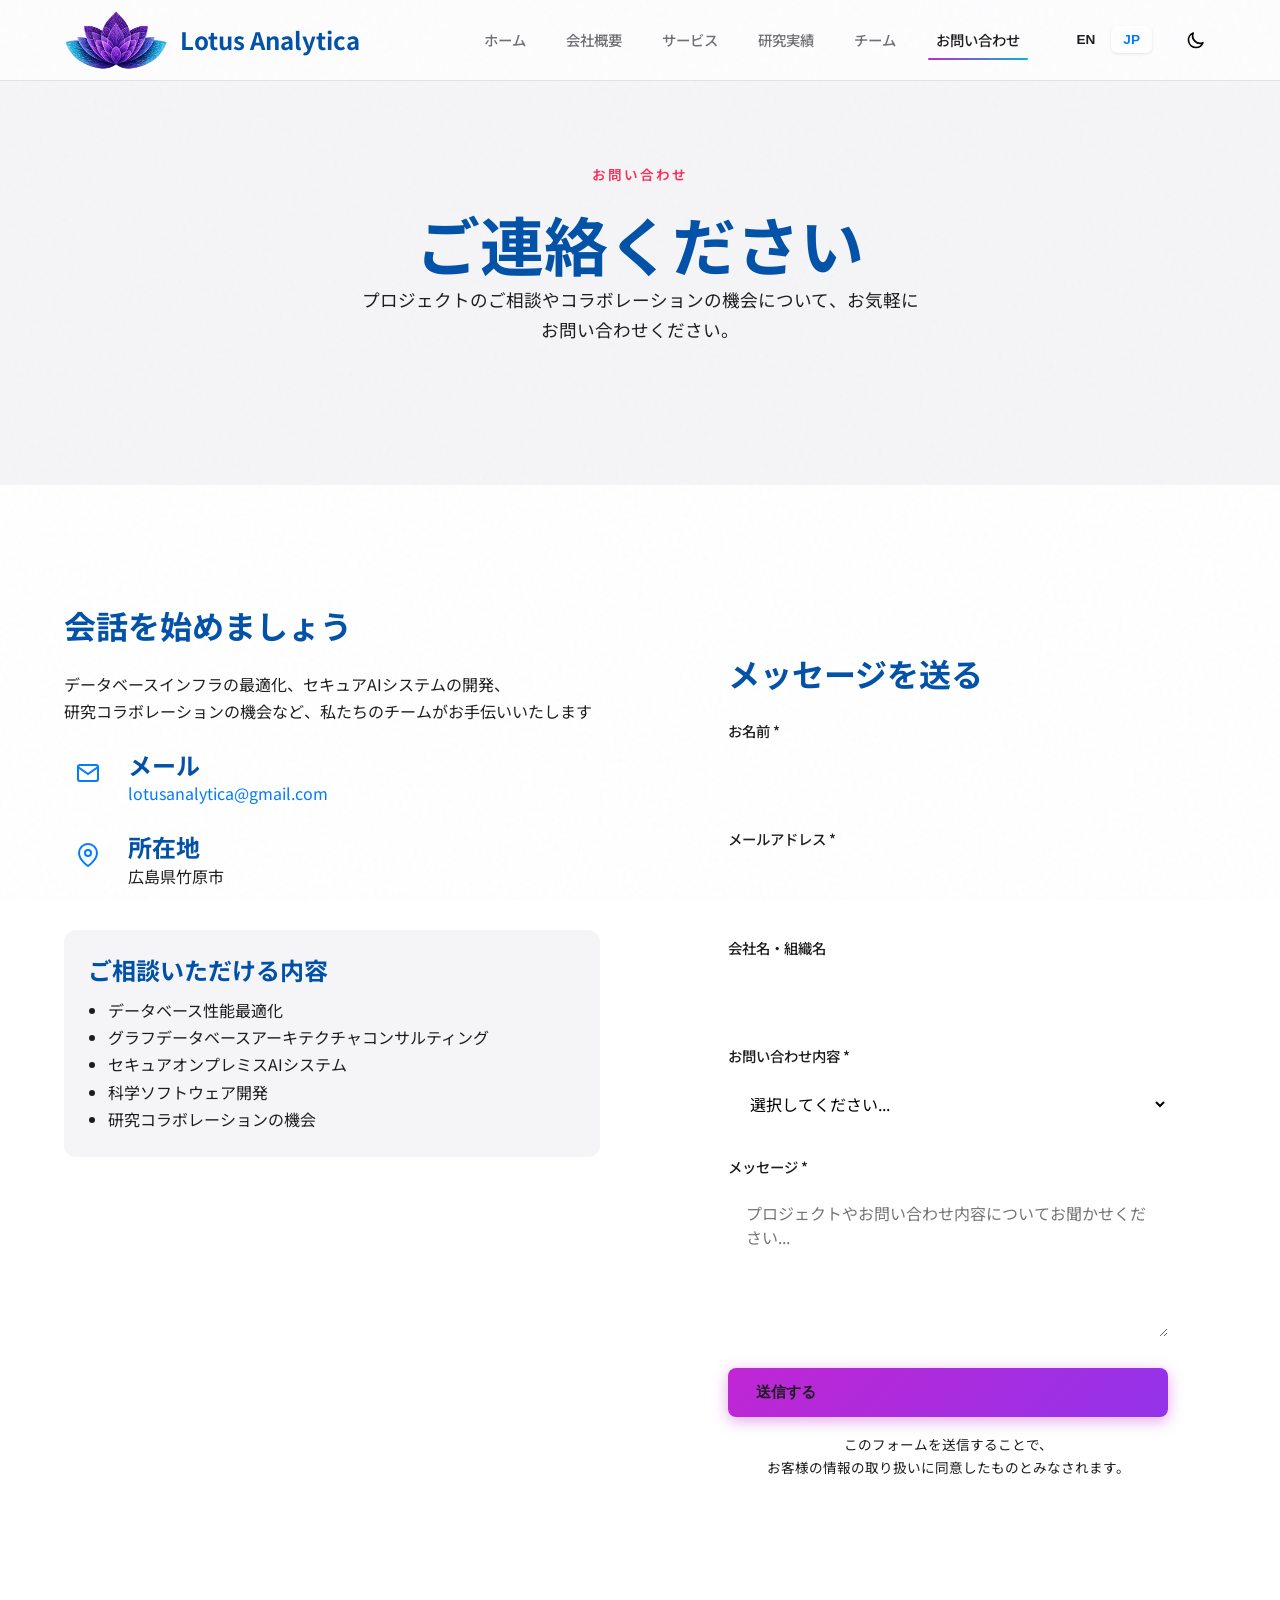
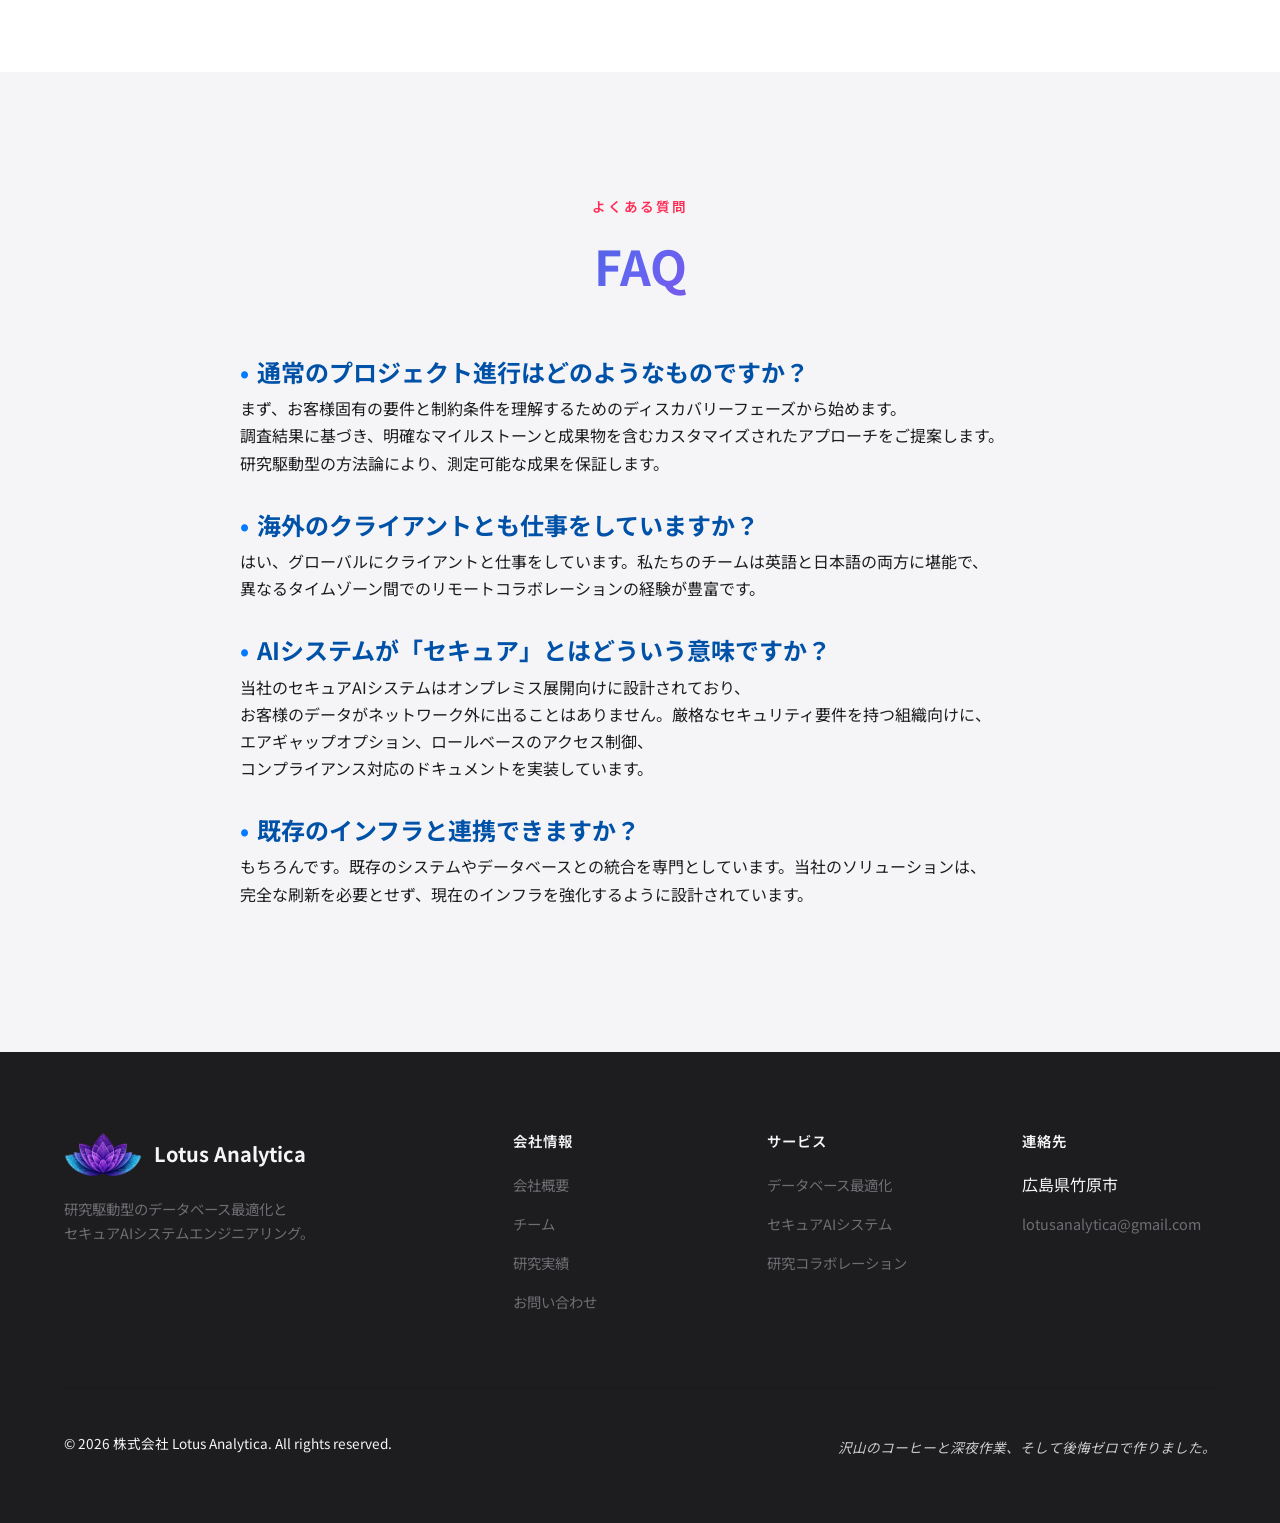
<file: ja/contact.html>
<!DOCTYPE html>
<html lang="ja">
<head>
  <meta charset="UTF-8">
  <meta name="viewport" content="width=device-width, initial-scale=1.0">
  <meta http-equiv="X-UA-Compatible" content="IE=edge">

  <!-- Primary Meta Tags -->
  <title>お問い合わせ | Lotus Analytica</title>
  <meta name="title" content="お問い合わせ | Lotus Analytica">
  <meta name="description" content="Lotus Analyticaへのお問い合わせ。データベース最適化、セキュアAIシステム、研究コラボレーション、科学ソフトウェア開発について。広島県竹原市。">
  <meta name="keywords" content="Lotus Analytica 問い合わせ, データベースコンサルティング, AIシステム相談, 研究コラボレーション, 広島県">
  <meta name="author" content="株式会社 Lotus Analytica">
  <meta name="robots" content="index, follow">

  <!-- Open Graph / Facebook -->
  <meta property="og:type" content="website">
  <meta property="og:url" content="https://lotusanalytica.com/ja/contact.html">
  <meta property="og:title" content="お問い合わせ | Lotus Analytica">
  <meta property="og:description" content="データベースとAIコンサルティングについてお気軽にご連絡ください。">
  <meta property="og:image" content="https://lotusanalytica.com/images/og-image.png">

  <!-- Canonical & Alternate Languages -->
  <link rel="canonical" href="https://lotusanalytica.com/ja/contact.html">
  <link rel="alternate" hreflang="en" href="https://lotusanalytica.com/contact.html">
  <link rel="alternate" hreflang="ja" href="https://lotusanalytica.com/ja/contact.html">

  <!-- Favicon -->
  <link rel="icon" type="image/svg+xml" href="/images/favicon.svg">

  <!-- Fonts -->
  <link rel="preconnect" href="https://fonts.googleapis.com">
  <link rel="preconnect" href="https://fonts.gstatic.com" crossorigin>
  <link href="https://fonts.googleapis.com/css2?family=Inter:wght@400;500;600;700;800&family=Noto+Sans+JP:wght@400;500;600;700&display=swap" rel="stylesheet">

  <!-- Styles -->
  <link rel="stylesheet" href="/css/style.css?v=20260308a">
</head>
<body class="ja">
  <!-- Header -->
  <header class="header">
    <div class="container">
      <div class="header-inner">
        <a href="/ja/" class="logo">
          <img src="/images/logo-icon.png" alt="Lotus Analytica" class="logo-icon">
          <span>Lotus Analytica</span>
        </a>

        <nav class="nav">
          <a href="/ja/" class="nav-link">ホーム</a>
          <a href="/ja/about.html" class="nav-link">会社概要</a>
          <a href="/ja/services.html" class="nav-link">サービス</a>
          <a href="/ja/research.html" class="nav-link">研究実績</a>
          <a href="/ja/team.html" class="nav-link">チーム</a>
          <a href="/ja/contact.html" class="nav-link active">お問い合わせ</a>

          <div class="lang-switch">
            <button class="lang-btn" data-lang="en">EN</button>
            <button class="lang-btn active" data-lang="ja">JP</button>
          </div>

          <button class="theme-toggle" aria-label="Toggle dark mode">
            <svg class="sun-icon" xmlns="http://www.w3.org/2000/svg" fill="none" viewBox="0 0 24 24" stroke="currentColor">
              <path stroke-linecap="round" stroke-linejoin="round" stroke-width="2" d="M12 3v1m0 16v1m9-9h-1M4 12H3m15.364 6.364l-.707-.707M6.343 6.343l-.707-.707m12.728 0l-.707.707M6.343 17.657l-.707.707M16 12a4 4 0 11-8 0 4 4 0 018 0z" />
            </svg>
            <svg class="moon-icon" xmlns="http://www.w3.org/2000/svg" fill="none" viewBox="0 0 24 24" stroke="currentColor">
              <path stroke-linecap="round" stroke-linejoin="round" stroke-width="2" d="M20.354 15.354A9 9 0 018.646 3.646 9.003 9.003 0 0012 21a9.003 9.003 0 008.354-5.646z" />
            </svg>
          </button>
        </nav>

        <button class="menu-toggle" aria-label="メニューを開く" aria-expanded="false">
          <span></span>
          <span></span>
          <span></span>
        </button>
      </div>
    </div>
  </header>

  <!-- Contact Hero -->
  <section class="about-hero">
    <div class="container">
      <div class="section-header">
        <span class="section-label">お問い合わせ</span>
        <h1>ご連絡ください</h1>
        <p><span class="nowrap">プロジェクト</span>のご相談や<span class="nowrap">コラボレーション</span>の機会について、お気軽にお問い合わせください。</p>
      </div>
    </div>
  </section>

  <!-- Contact Section -->
  <section class="section">
    <div class="container">
      <div class="contact-grid">
        <div class="contact-info">
          <h3>会話を始めましょう</h3>
          <p>
            <span class="nowrap">データベース</span><span class="nowrap">インフラ</span>の最適化、<span class="nowrap">セキュア</span>AI<span class="nowrap">システム</span>の開発、研究<span class="nowrap">コラボレーション</span>の機会など、私たちのチームがお手伝いいたします
          </p>

          <div class="contact-item">
            <div class="contact-icon">
              <svg width="24" height="24" viewBox="0 0 24 24" fill="none" stroke="currentColor" stroke-width="2">
                <path d="M4 4h16c1.1 0 2 .9 2 2v12c0 1.1-.9 2-2 2H4c-1.1 0-2-.9-2-2V6c0-1.1.9-2 2-2z"></path>
                <polyline points="22,6 12,13 2,6"></polyline>
              </svg>
            </div>
            <div>
              <h4>メール</h4>
              <a href="mailto:lotusanalytica@gmail.com">lotusanalytica@gmail.com</a>
            </div>
          </div>

          <div class="contact-item">
            <div class="contact-icon">
              <svg width="24" height="24" viewBox="0 0 24 24" fill="none" stroke="currentColor" stroke-width="2">
                <path d="M21 10c0 7-9 13-9 13s-9-6-9-13a9 9 0 0 1 18 0z"></path>
                <circle cx="12" cy="10" r="3"></circle>
              </svg>
            </div>
            <div>
              <h4>所在地</h4>
              <p style="margin-bottom: 0;">広島県竹原市</p>
            </div>
          </div>

          <div style="margin-top: 40px; padding: 24px; background: var(--bg-secondary); border-radius: 12px;">
            <h4 style="margin-bottom: 12px;">ご相談いただける内容</h4>
            <ul style="margin-left: 20px; color: var(--gray-600);">
              <li><span class="nowrap">データベース</span>性能最適化</li>
              <li><span class="nowrap">グラフデータベース</span><span class="nowrap">アーキテクチャ</span><span class="nowrap">コンサルティング</span></li>
              <li><span class="nowrap">セキュア</span><span class="nowrap">オンプレミス</span>AI<span class="nowrap">システム</span></li>
              <li>科学<span class="nowrap">ソフトウェア</span>開発</li>
              <li>研究<span class="nowrap">コラボレーション</span>の機会</li>
            </ul>
          </div>
        </div>

        <div class="contact-form">
          <h3 style="margin-bottom: 24px;">メッセージを送る</h3>
          <form action="#" method="POST">
            <div class="form-group">
              <label class="form-label" for="name">お名前 *</label>
              <input type="text" id="name" name="name" class="form-input" required>
            </div>

            <div class="form-group">
              <label class="form-label" for="email">メールアドレス *</label>
              <input type="email" id="email" name="email" class="form-input" required>
            </div>

            <div class="form-group">
              <label class="form-label" for="company">会社名・組織名</label>
              <input type="text" id="company" name="company" class="form-input">
            </div>

            <div class="form-group">
              <label class="form-label" for="subject">お問い合わせ内容 *</label>
              <select id="subject" name="subject" class="form-input" required>
                <option value="">選択してください...</option>
                <option value="database">データベース最適化</option>
                <option value="ai">セキュアAIシステム</option>
                <option value="research">研究コラボレーション</option>
                <option value="software">科学ソフトウェア</option>
                <option value="other">その他のお問い合わせ</option>
              </select>
            </div>

            <div class="form-group">
              <label class="form-label" for="message">メッセージ *</label>
              <textarea id="message" name="message" class="form-textarea" required placeholder="プロジェクトやお問い合わせ内容についてお聞かせください..."></textarea>
            </div>

            <button type="submit" class="btn btn-primary" style="width: 100%;">
              送信する
            </button>

            <p style="margin-top: 16px; font-size: 0.85rem; color: var(--gray-500); text-align: center;">
              このフォームを送信することで、お客様の情報の取り扱いに同意したものとみなされます。
            </p>
          </form>
        </div>
      </div>
    </div>
  </section>

  <!-- FAQ Section -->
  <section class="section" style="background: var(--bg-secondary);">
    <div class="container">
      <div class="section-header">
        <span class="section-label">よくある質問</span>
        <h2>FAQ</h2>
      </div>

      <div style="max-width: 800px; margin: 0 auto;">
        <div style="margin-bottom: 32px;">
          <h4 style="margin-bottom: 8px;"><span style="color: var(--primary); margin-right: 8px;">•</span>通常のプロジェクト進行はどのようなものですか？</h4>
          <p style="color: var(--gray-600);">
            まず、お客様固有の要件と制約条件を理解するための<span class="nowrap">ディスカバリー</span><span class="nowrap">フェーズ</span>から始めます。調査結果に基づき、明確な<span class="nowrap">マイルストーン</span>と成果物を含む<span class="nowrap">カスタマイズ</span>された<span class="nowrap">アプローチ</span>をご提案します。研究駆動型の方法論により、測定可能な成果を保証します。
          </p>
        </div>

        <div style="margin-bottom: 32px;">
          <h4 style="margin-bottom: 8px;"><span style="color: var(--primary); margin-right: 8px;">•</span>海外のクライアントとも仕事をしていますか？</h4>
          <p style="color: var(--gray-600);">
            はい、<span class="nowrap">グローバル</span>に<span class="nowrap">クライアント</span>と仕事をしています。私たちの<span class="nowrap">チーム</span>は英語と日本語の両方に堪能で、異なる<span class="nowrap">タイムゾーン</span>間での<span class="nowrap">リモート</span><span class="nowrap">コラボレーション</span>の経験が豊富です。
          </p>
        </div>

        <div style="margin-bottom: 32px;">
          <h4 style="margin-bottom: 8px;"><span style="color: var(--primary); margin-right: 8px;">•</span>AIシステムが「セキュア」とはどういう意味ですか？</h4>
          <p style="color: var(--gray-600);">
            当社の<span class="nowrap">セキュア</span>AI<span class="nowrap">システム</span>は<span class="nowrap">オンプレミス</span>展開向けに設計されており、お客様の<span class="nowrap">データ</span>が<span class="nowrap">ネットワーク</span>外に出ることはありません。厳格な<span class="nowrap">セキュリティ</span>要件を持つ組織向けに、<span class="nowrap">エアギャップ</span><span class="nowrap">オプション</span>、<span class="nowrap">ロールベース</span>の<span class="nowrap">アクセス</span>制御、<span class="nowrap">コンプライアンス</span>対応の<span class="nowrap">ドキュメント</span>を実装しています。
          </p>
        </div>

        <div>
          <h4 style="margin-bottom: 8px;"><span style="color: var(--primary); margin-right: 8px;">•</span>既存のインフラと連携できますか？</h4>
          <p style="color: var(--gray-600);">
            もちろんです。既存の<span class="nowrap">システム</span>や<span class="nowrap">データベース</span>との統合を専門としています。当社の<span class="nowrap">ソリューション</span>は、完全な刷新を必要とせず、現在の<span class="nowrap">インフラ</span>を強化するように設計されています。
          </p>
        </div>
      </div>
    </div>
  </section>

  <!-- Footer -->
  <footer class="footer">
    <div class="container">
      <div class="footer-grid">
        <div class="footer-brand">
          <div class="footer-logo">
            <img src="/images/logo-icon.png" alt="Lotus Analytica" class="logo-icon">
            <span>Lotus Analytica</span>
          </div>
          <p>研究駆動型の<span class="nowrap">データベース</span>最適化と<span class="nowrap">セキュア</span>AI<span class="nowrap">システム</span><span class="nowrap">エンジニアリング</span>。</p>
        </div>

        <div class="footer-col">
          <h4 class="footer-title">会社情報</h4>
          <ul class="footer-links">
            <li><a href="/ja/about.html">会社概要</a></li>
            <li><a href="/ja/team.html">チーム</a></li>
            <li><a href="/ja/research.html">研究実績</a></li>
            <li><a href="/ja/contact.html">お問い合わせ</a></li>
          </ul>
        </div>

        <div class="footer-col">
          <h4 class="footer-title">サービス</h4>
          <ul class="footer-links">
            <li><a href="/ja/services.html">データベース最適化</a></li>
            <li><a href="/ja/services.html">セキュアAIシステム</a></li>
            <li><a href="/ja/services.html">研究コラボレーション</a></li>
          </ul>
        </div>

        <div class="footer-col">
          <h4 class="footer-title">連絡先</h4>
          <ul class="footer-links">
            <li>広島県竹原市</li>
            <li><a href="mailto:lotusanalytica@gmail.com">lotusanalytica@gmail.com</a></li>
          </ul>
        </div>
      </div>

      <div class="footer-bottom">
        <p>&copy; 2026 株式会社 Lotus Analytica. All rights reserved.</p>
        <p class="footer-fun">沢山のコーヒーと深夜作業、そして後悔ゼロで作りました。</p>
      </div>
    </div>
  </footer>

  <script src="/js/main.js?v=20260308a"></script>
</body>
</html>
</file>
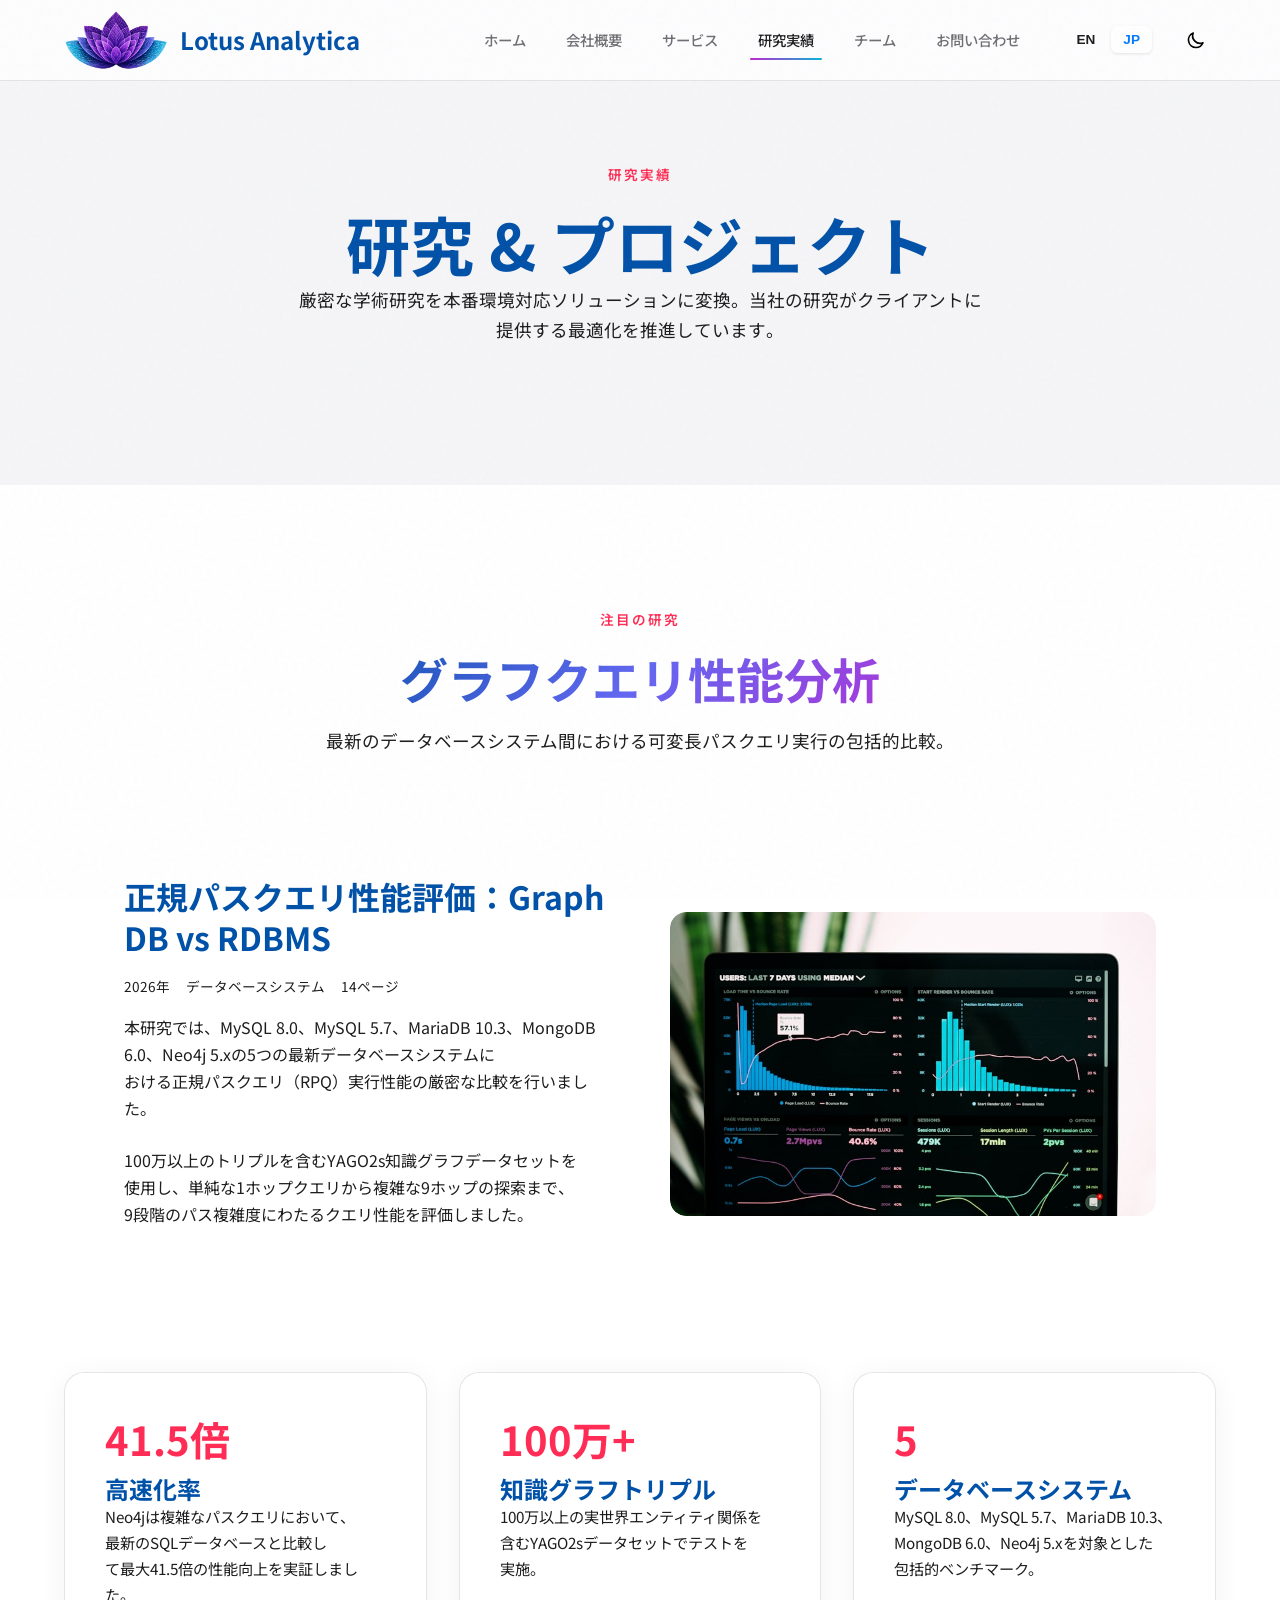
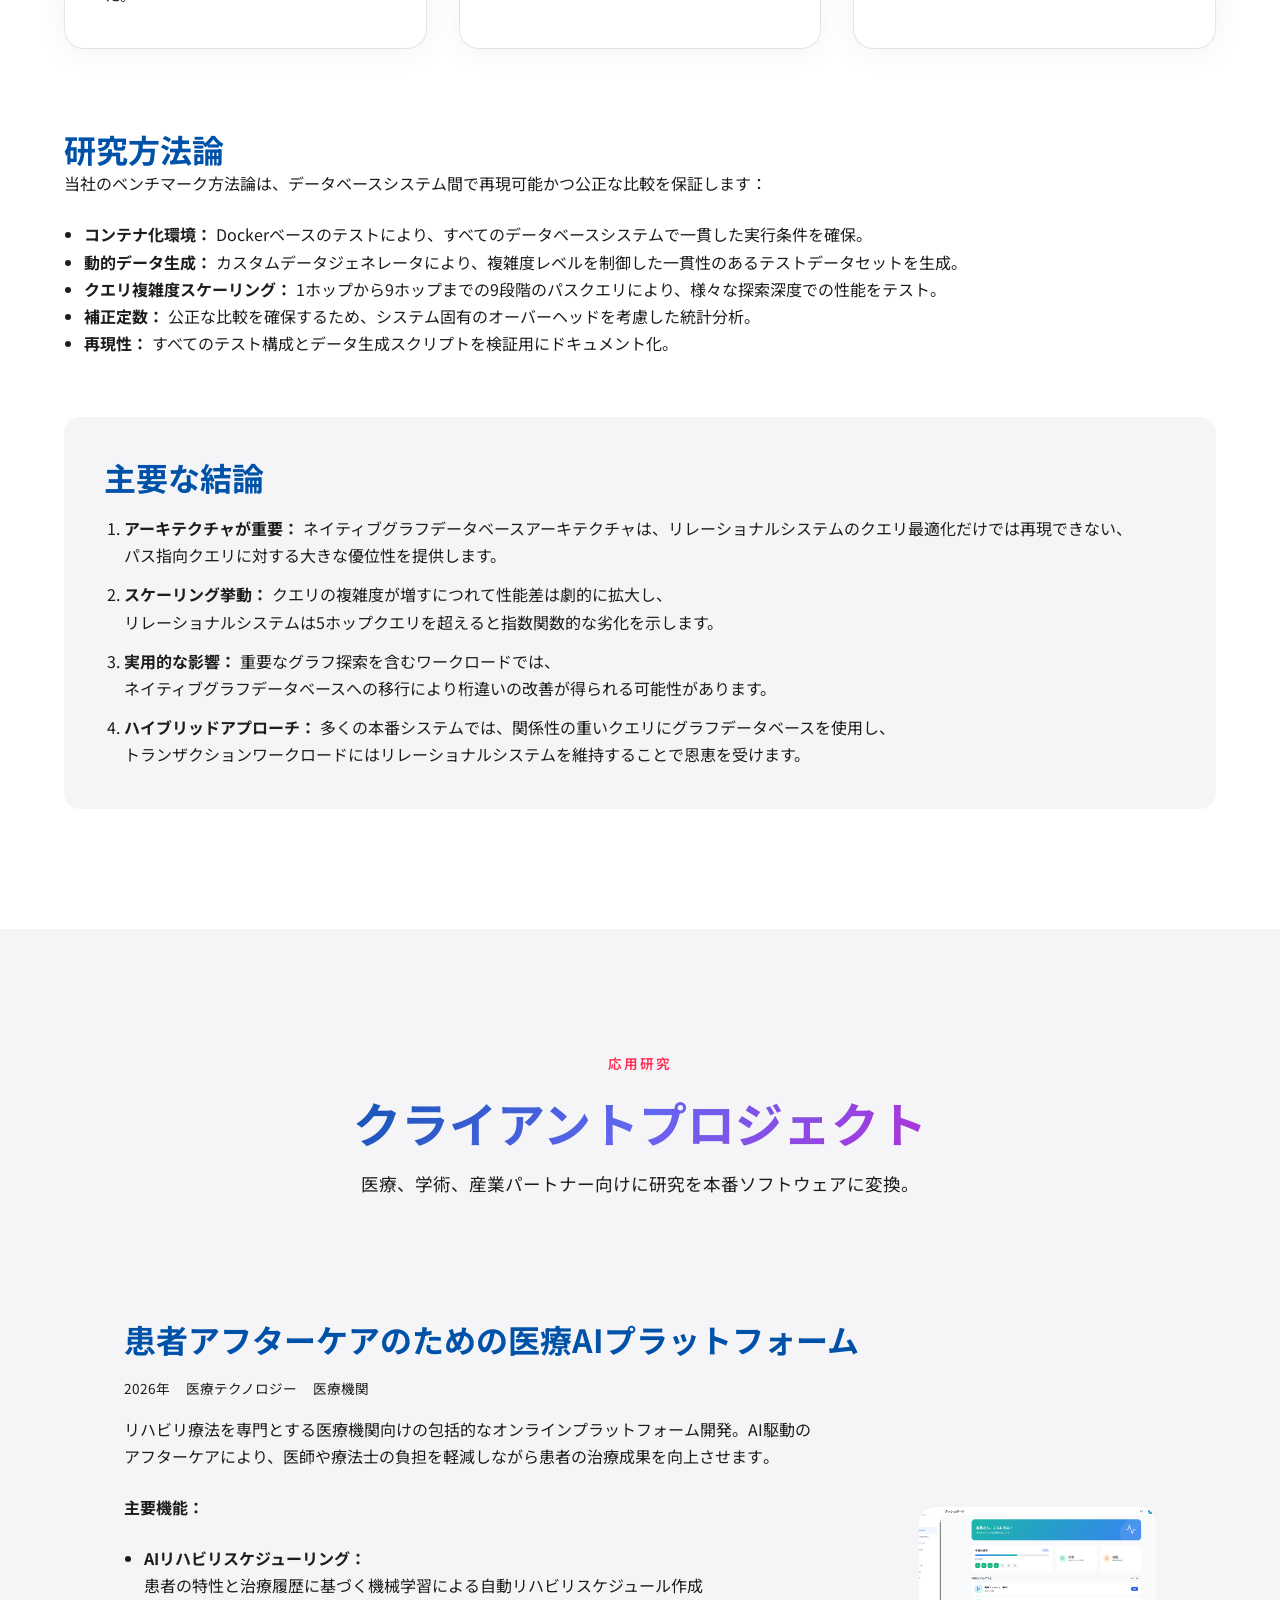
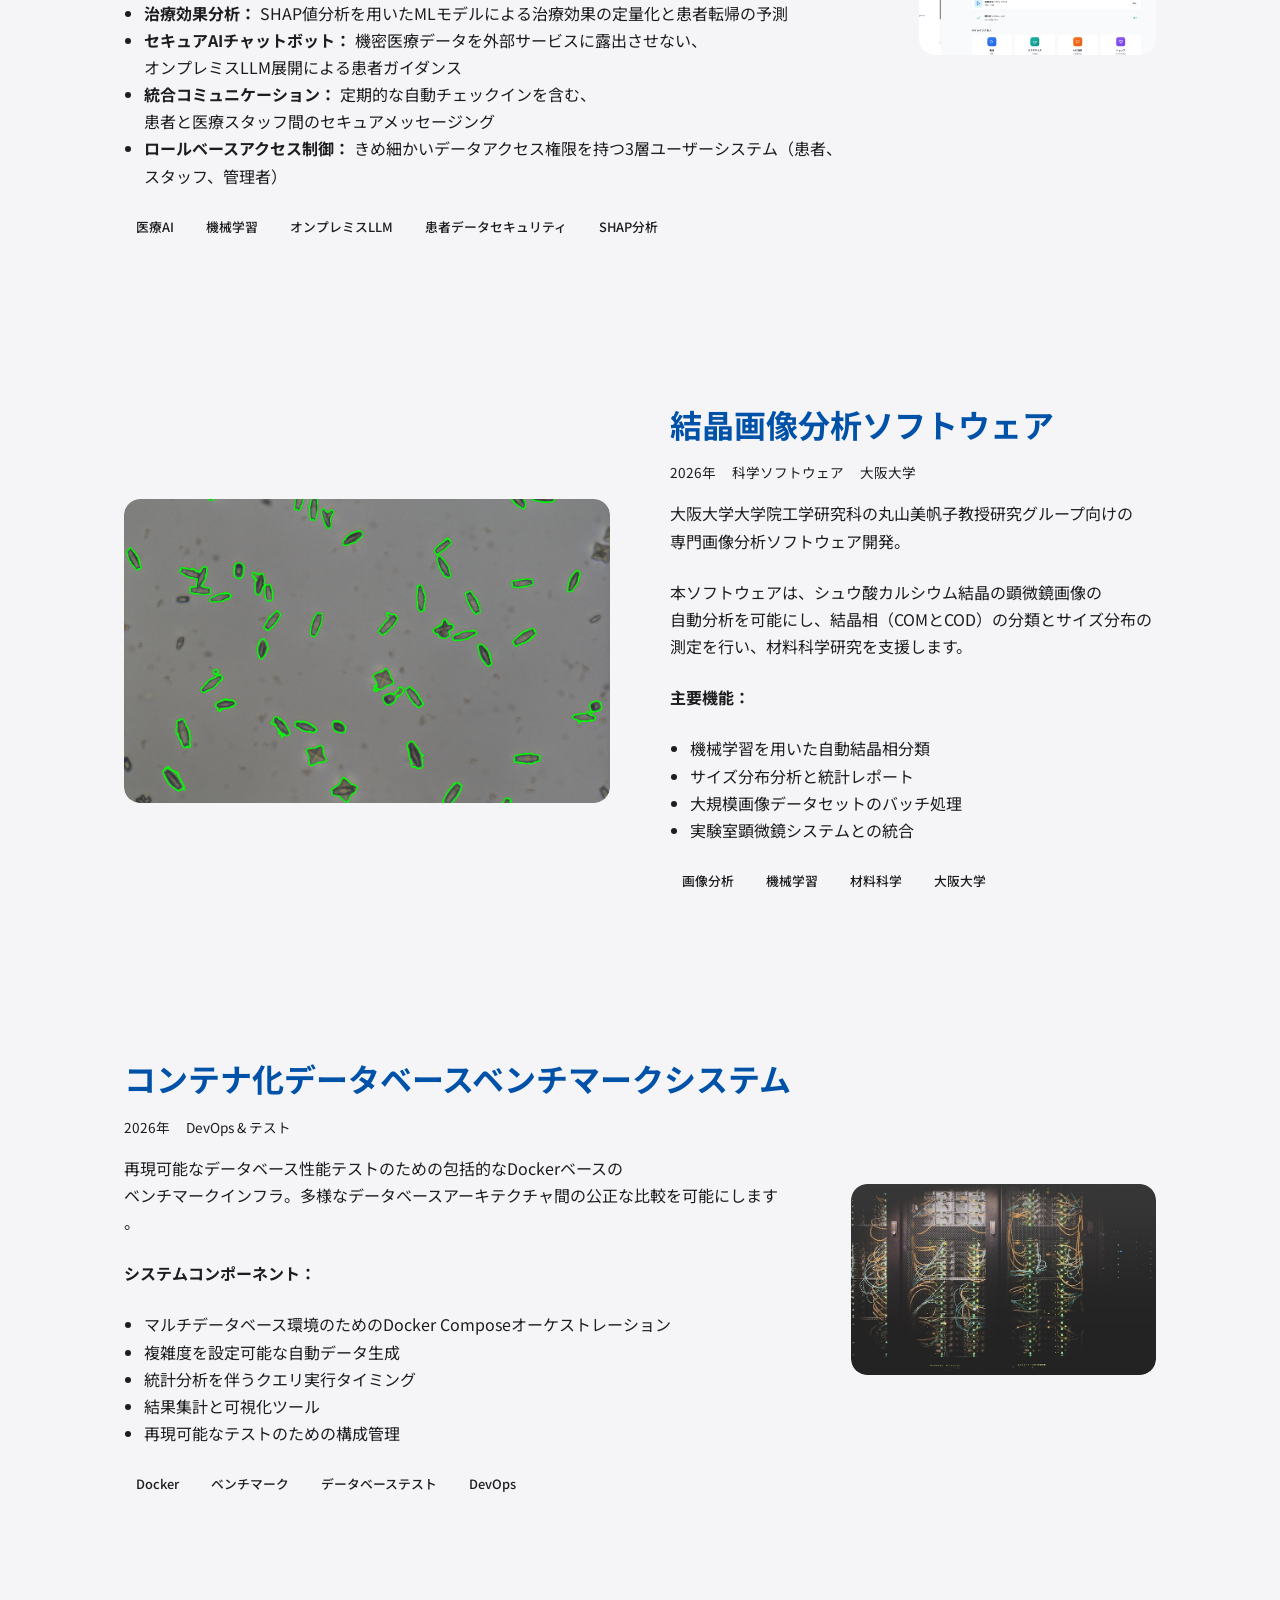
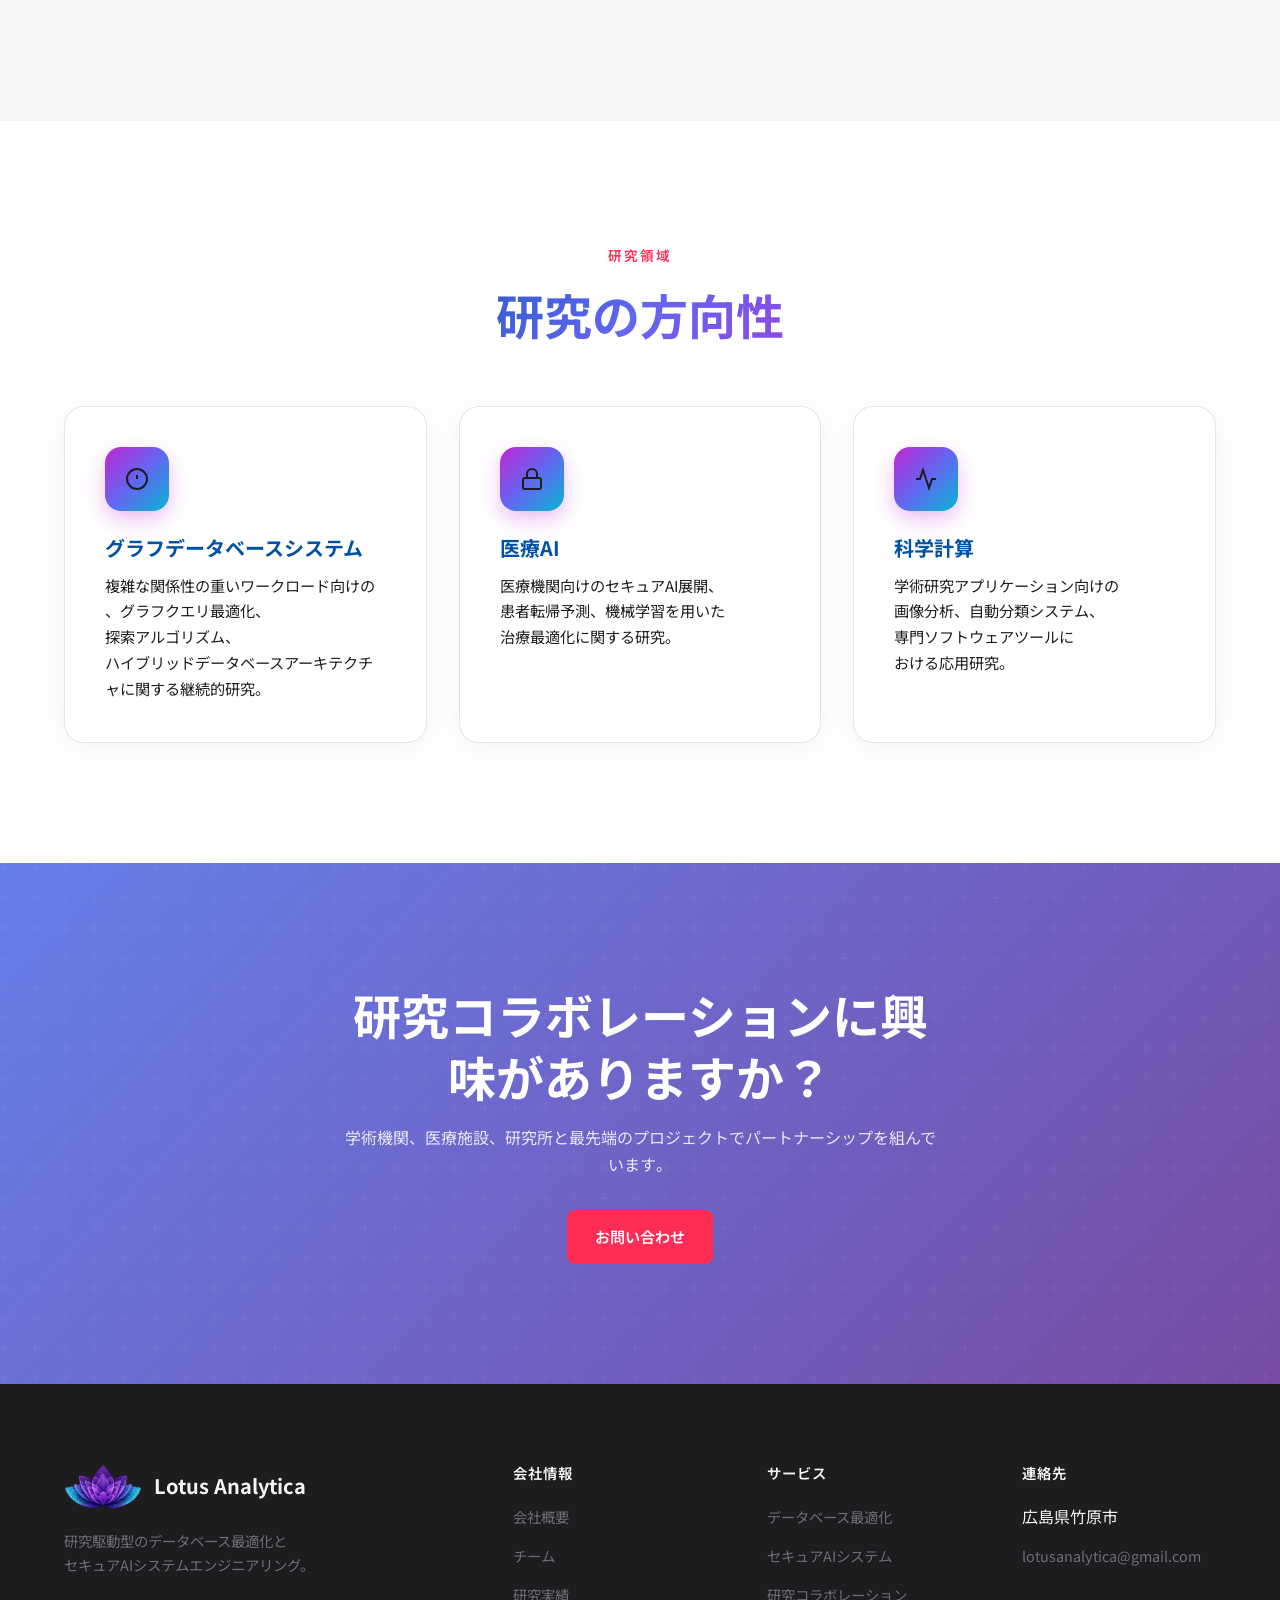
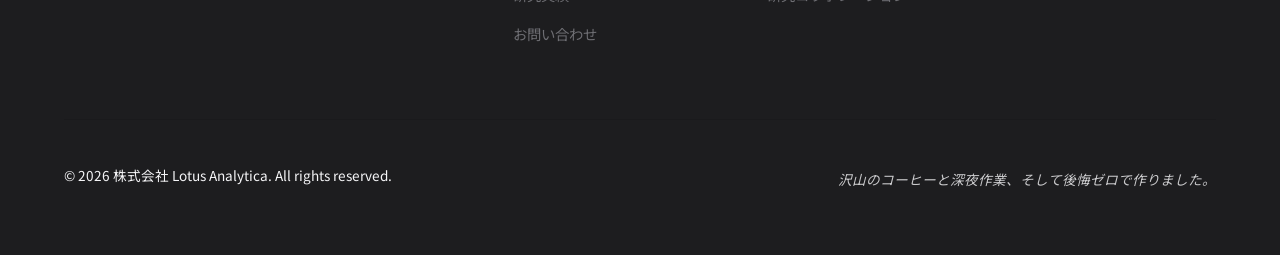
<file: ja/research.html>
<!DOCTYPE html>
<html lang="ja">
<head>
  <meta charset="UTF-8">
  <meta name="viewport" content="width=device-width, initial-scale=1.0">
  <meta http-equiv="X-UA-Compatible" content="IE=edge">

  <!-- Primary Meta Tags -->
  <title>研究実績 | Lotus Analytica - データベース & グラフクエリ研究</title>
  <meta name="title" content="研究実績 | Lotus Analytica">
  <meta name="description" content="Lotus Analyticaの研究実績：41.5倍の高速化を実証するグラフクエリ性能分析、YAGO2sデータセットを使用したデータベースベンチマーク、医療AIシステム、科学ソフトウェア開発。">
  <meta name="keywords" content="グラフデータベース研究, Neo4j性能, MySQLベンチマーク, YAGO2s, 正規パスクエリ, RPQ, データベース比較, 医療AI, 結晶画像分析">
  <meta name="author" content="株式会社 Lotus Analytica">
  <meta name="robots" content="index, follow">

  <!-- Open Graph / Facebook -->
  <meta property="og:type" content="website">
  <meta property="og:url" content="https://lotusanalytica.com/ja/research.html">
  <meta property="og:title" content="研究実績 | Lotus Analytica">
  <meta property="og:description" content="グラフクエリ性能研究、医療AIシステム、データベースベンチマーク研究。">
  <meta property="og:image" content="https://lotusanalytica.com/images/og-image.png">

  <!-- Canonical & Alternate Languages -->
  <link rel="canonical" href="https://lotusanalytica.com/ja/research.html">
  <link rel="alternate" hreflang="en" href="https://lotusanalytica.com/research.html">
  <link rel="alternate" hreflang="ja" href="https://lotusanalytica.com/ja/research.html">

  <!-- Favicon -->
  <link rel="icon" type="image/svg+xml" href="/images/favicon.svg">

  <!-- Fonts -->
  <link rel="preconnect" href="https://fonts.googleapis.com">
  <link rel="preconnect" href="https://fonts.gstatic.com" crossorigin>
  <link href="https://fonts.googleapis.com/css2?family=Inter:wght@400;500;600;700;800&family=Noto+Sans+JP:wght@400;500;600;700&family=JetBrains+Mono:wght@400;500&display=swap" rel="stylesheet">

  <!-- Styles -->
  <link rel="stylesheet" href="/css/style.css?v=20260308a">
</head>
<body class="ja">
  <!-- Header -->
  <header class="header">
    <div class="container">
      <div class="header-inner">
        <a href="/ja/" class="logo">
          <img src="/images/logo-icon.png" alt="Lotus Analytica" class="logo-icon">
          <span>Lotus Analytica</span>
        </a>

        <nav class="nav">
          <a href="/ja/" class="nav-link">ホーム</a>
          <a href="/ja/about.html" class="nav-link">会社概要</a>
          <a href="/ja/services.html" class="nav-link">サービス</a>
          <a href="/ja/research.html" class="nav-link active">研究実績</a>
          <a href="/ja/team.html" class="nav-link">チーム</a>
          <a href="/ja/contact.html" class="nav-link">お問い合わせ</a>

          <div class="lang-switch">
            <button class="lang-btn" data-lang="en">EN</button>
            <button class="lang-btn active" data-lang="ja">JP</button>
          </div>

          <button class="theme-toggle" aria-label="Toggle dark mode">
            <svg class="sun-icon" xmlns="http://www.w3.org/2000/svg" fill="none" viewBox="0 0 24 24" stroke="currentColor">
              <path stroke-linecap="round" stroke-linejoin="round" stroke-width="2" d="M12 3v1m0 16v1m9-9h-1M4 12H3m15.364 6.364l-.707-.707M6.343 6.343l-.707-.707m12.728 0l-.707.707M6.343 17.657l-.707.707M16 12a4 4 0 11-8 0 4 4 0 018 0z" />
            </svg>
            <svg class="moon-icon" xmlns="http://www.w3.org/2000/svg" fill="none" viewBox="0 0 24 24" stroke="currentColor">
              <path stroke-linecap="round" stroke-linejoin="round" stroke-width="2" d="M20.354 15.354A9 9 0 018.646 3.646 9.003 9.003 0 0012 21a9.003 9.003 0 008.354-5.646z" />
            </svg>
          </button>
        </nav>

        <button class="menu-toggle" aria-label="メニューを開く" aria-expanded="false">
          <span></span>
          <span></span>
          <span></span>
        </button>
      </div>
    </div>
  </header>

  <!-- Research Hero -->
  <section class="about-hero">
    <div class="container">
      <div class="section-header">
        <span class="section-label">研究実績</span>
        <h1>研究 & プロジェクト</h1>
        <p>厳密な学術研究を本番環境対応<span class="nowrap">ソリューション</span>に変換。当社の研究が<span class="nowrap">クライアント</span>に提供する最適化を推進しています。</p>
      </div>
    </div>
  </section>

  <!-- Featured Research -->
  <section class="section">
    <div class="container">
      <div class="section-header">
        <span class="section-label">注目の研究</span>
        <h2>グラフクエリ性能分析</h2>
        <p>最新の<span class="nowrap">データベース</span><span class="nowrap">システム</span>間における可変長<span class="nowrap">パスクエリ</span>実行の包括的比較。</p>
      </div>

      <div class="research-card animate-on-scroll">
        <div class="research-image">
          <img src="/images/benchmark-graph.jpg" alt="性能比較チャート">
        </div>
        <div class="research-content">
          <h3>正規<span class="nowrap">パスクエリ</span>性能評価：Graph DB vs RDBMS</h3>
          <div class="research-meta">
            <span>2026年</span>
            <span>データベースシステム</span>
            <span>14ページ</span>
          </div>
          <p>
            本研究では、MySQL 8.0、MySQL 5.7、MariaDB 10.3、MongoDB 6.0、Neo4j 5.xの5つの最新<span class="nowrap">データベース</span><span class="nowrap">システム</span>における正規<span class="nowrap">パスクエリ</span>（RPQ）実行性能の厳密な比較を行いました。
          </p>
          <p>
            100万以上の<span class="nowrap">トリプル</span>を含むYAGO2s知識<span class="nowrap">グラフデータセット</span>を使用し、単純な1<span class="nowrap">ホップクエリ</span>から複雑な9<span class="nowrap">ホップ</span>の探索まで、9段階のパス複雑度にわたる<span class="nowrap">クエリ</span>性能を評価しました。
          </p>
        </div>
      </div>

      <!-- Key Findings -->
      <div class="features-grid" style="margin-top: 60px;">
        <div class="feature-card animate-on-scroll">
          <h3 style="font-size: 2.5rem; color: var(--accent); margin-bottom: 8px;">41.5倍</h3>
          <h4>高速化率</h4>
          <p>Neo4jは複雑な<span class="nowrap">パスクエリ</span>において、最新のSQL<span class="nowrap">データベース</span>と比較して最大41.5倍の性能向上を実証しました。</p>
        </div>

        <div class="feature-card animate-on-scroll">
          <h3 style="font-size: 2.5rem; color: var(--accent); margin-bottom: 8px;">100万+</h3>
          <h4>知識グラフトリプル</h4>
          <p>100万以上の実世界<span class="nowrap">エンティティ</span>関係を含むYAGO2s<span class="nowrap">データセット</span>で<span class="nowrap">テスト</span>を実施。</p>
        </div>

        <div class="feature-card animate-on-scroll">
          <h3 style="font-size: 2.5rem; color: var(--accent); margin-bottom: 8px;">5</h3>
          <h4>データベースシステム</h4>
          <p>MySQL 8.0、MySQL 5.7、MariaDB 10.3、MongoDB 6.0、Neo4j 5.xを対象とした包括的<span class="nowrap">ベンチマーク</span>。</p>
        </div>
      </div>

      <!-- Methodology -->
      <div style="margin-top: 80px;">
        <h3>研究方法論</h3>
        <p style="max-width: 800px;">
          当社のベンチマーク方法論は、データベースシステム間で再現可能かつ公正な比較を保証します：
        </p>
        <ul style="margin-left: 20px; color: var(--gray-600); margin-top: 16px;">
          <li><strong>コンテナ化環境：</strong> Dockerベースのテストにより、すべてのデータベースシステムで一貫した実行条件を確保。</li>
          <li><strong>動的データ生成：</strong> カスタムデータジェネレータにより、複雑度レベルを制御した一貫性のあるテストデータセットを生成。</li>
          <li><strong><span class="nowrap">クエリ</span>複雑度<span class="nowrap">スケーリング</span>：</strong> 1<span class="nowrap">ホップ</span>から9<span class="nowrap">ホップ</span>までの9段階の<span class="nowrap">パスクエリ</span>により、様々な探索深度での性能を<span class="nowrap">テスト</span>。</li>
          <li><strong>補正定数：</strong> 公正な比較を確保するため、システム固有のオーバーヘッドを考慮した統計分析。</li>
          <li><strong>再現性：</strong> すべてのテスト構成とデータ生成スクリプトを検証用にドキュメント化。</li>
        </ul>
      </div>

      <!-- Key Conclusions -->
      <div style="margin-top: 60px; padding: 40px; background: var(--bg-secondary); border-radius: 16px;">
        <h3>主要な結論</h3>
        <ol style="margin-left: 20px; color: var(--gray-600); margin-top: 16px;">
          <li style="margin-bottom: 12px;"><strong>アーキテクチャが重要：</strong> ネイティブグラフデータベースアーキテクチャは、リレーショナルシステムのクエリ最適化だけでは再現できない、パス指向クエリに対する大きな優位性を提供します。</li>
          <li style="margin-bottom: 12px;"><strong>スケーリング挙動：</strong> クエリの複雑度が増すにつれて性能差は劇的に拡大し、リレーショナルシステムは5ホップクエリを超えると指数関数的な劣化を示します。</li>
          <li style="margin-bottom: 12px;"><strong>実用的な影響：</strong> 重要なグラフ探索を含むワークロードでは、ネイティブグラフデータベースへの移行により桁違いの改善が得られる可能性があります。</li>
          <li><strong>ハイブリッドアプローチ：</strong> 多くの本番システムでは、関係性の重いクエリにグラフデータベースを使用し、トランザクションワークロードにはリレーショナルシステムを維持することで恩恵を受けます。</li>
        </ol>
      </div>
    </div>
  </section>

  <!-- Client Projects -->
  <section class="section" style="background: var(--bg-secondary);">
    <div class="container">
      <div class="section-header">
        <span class="section-label">応用研究</span>
        <h2>クライアントプロジェクト</h2>
        <p>医療、学術、産業パートナー向けに研究を本番ソフトウェアに変換。</p>
      </div>

      <!-- Medical Institution Project -->
      <div class="research-card animate-on-scroll">
        <div class="research-image">
          <img src="/images/hospital-portal.png" alt="医療AIプラットフォーム">
        </div>
        <div class="research-content">
          <h3>患者アフターケアのための医療AIプラットフォーム</h3>
          <div class="research-meta">
            <span>2026年</span>
            <span>医療テクノロジー</span>
            <span>医療機関</span>
          </div>
          <p>
            リハビリ療法を専門とする医療機関向けの包括的なオンラインプラットフォーム開発。AI駆動のアフターケアにより、医師や療法士の負担を軽減しながら患者の治療成果を向上させます。
          </p>
          <p><strong>主要機能：</strong></p>
          <ul style="margin-left: 20px; color: var(--gray-600);">
            <li><strong>AIリハビリスケジューリング：</strong> 患者の特性と治療履歴に基づく機械学習による自動リハビリスケジュール作成</li>
            <li><strong>治療効果分析：</strong> SHAP値分析を用いたMLモデルによる治療効果の定量化と患者転帰の予測</li>
            <li><strong>セキュアAIチャットボット：</strong> 機密医療データを外部サービスに露出させない、オンプレミスLLM展開による患者ガイダンス</li>
            <li><strong>統合コミュニケーション：</strong> 定期的な自動チェックインを含む、患者と医療スタッフ間のセキュアメッセージング</li>
            <li><strong>ロールベースアクセス制御：</strong> きめ細かいデータアクセス権限を持つ3層ユーザーシステム（患者、スタッフ、管理者）</li>
          </ul>
          <div class="research-tags">
            <span class="tag">医療AI</span>
            <span class="tag">機械学習</span>
            <span class="tag">オンプレミスLLM</span>
            <span class="tag">患者データセキュリティ</span>
            <span class="tag">SHAP分析</span>
          </div>
        </div>
      </div>

      <!-- Crystal Analysis Project -->
      <div class="research-card animate-on-scroll">
        <div class="research-image">
          <img src="/images/crystal-research.png" alt="結晶分析">
        </div>
        <div class="research-content">
          <h3>結晶画像分析ソフトウェア</h3>
          <div class="research-meta">
            <span>2026年</span>
            <span>科学ソフトウェア</span>
            <span>大阪大学</span>
          </div>
          <p>
            大阪大学大学院工学研究科の丸山美帆子教授研究グループ向けの専門画像分析ソフトウェア開発。
          </p>
          <p>
            本ソフトウェアは、シュウ酸カルシウム結晶の顕微鏡画像の自動分析を可能にし、結晶相（COMとCOD）の分類とサイズ分布の測定を行い、材料科学研究を支援します。
          </p>
          <p><strong>主要機能：</strong></p>
          <ul style="margin-left: 20px; color: var(--gray-600);">
            <li>機械学習を用いた自動結晶相分類</li>
            <li>サイズ分布分析と統計レポート</li>
            <li>大規模画像データセットのバッチ処理</li>
            <li>実験室顕微鏡システムとの統合</li>
          </ul>
          <div class="research-tags">
            <span class="tag">画像分析</span>
            <span class="tag">機械学習</span>
            <span class="tag">材料科学</span>
            <span class="tag">大阪大学</span>
          </div>
        </div>
      </div>

      <!-- Benchmarking System -->
      <div class="research-card animate-on-scroll">
        <div class="research-image">
          <img src="/images/database-architecture.jpg" alt="データベースベンチマークシステム">
        </div>
        <div class="research-content">
          <h3>コンテナ化データベースベンチマークシステム</h3>
          <div class="research-meta">
            <span>2026年</span>
            <span>DevOps & テスト</span>
          </div>
          <p>
            再現可能なデータベース性能テストのための包括的なDockerベースのベンチマークインフラ。多様なデータベースアーキテクチャ間の公正な比較を可能にします。
          </p>
          <p><strong>システムコンポーネント：</strong></p>
          <ul style="margin-left: 20px; color: var(--gray-600);">
            <li>マルチデータベース環境のためのDocker Composeオーケストレーション</li>
            <li>複雑度を設定可能な自動データ生成</li>
            <li>統計分析を伴うクエリ実行タイミング</li>
            <li>結果集計と可視化ツール</li>
            <li>再現可能なテストのための構成管理</li>
          </ul>
          <div class="research-tags">
            <span class="tag">Docker</span>
            <span class="tag">ベンチマーク</span>
            <span class="tag">データベーステスト</span>
            <span class="tag">DevOps</span>
          </div>
        </div>
      </div>
    </div>
  </section>

  <!-- Research Areas -->
  <section class="section">
    <div class="container">
      <div class="section-header">
        <span class="section-label">研究領域</span>
        <h2>研究の方向性</h2>
      </div>

      <div class="features-grid">
        <div class="feature-card animate-on-scroll">
          <div class="feature-icon">
            <svg width="24" height="24" viewBox="0 0 24 24" fill="none" stroke="currentColor" stroke-width="2">
              <circle cx="12" cy="12" r="10"></circle>
              <line x1="12" y1="8" x2="12" y2="12"></line>
              <line x1="12" y1="16" x2="12.01" y2="16"></line>
            </svg>
          </div>
          <h3>グラフデータベースシステム</h3>
          <p>複雑な関係性の重いワークロード向けの、グラフクエリ最適化、探索アルゴリズム、ハイブリッドデータベースアーキテクチャに関する継続的研究。</p>
        </div>

        <div class="feature-card animate-on-scroll">
          <div class="feature-icon">
            <svg width="24" height="24" viewBox="0 0 24 24" fill="none" stroke="currentColor" stroke-width="2">
              <rect x="3" y="11" width="18" height="11" rx="2" ry="2"></rect>
              <path d="M7 11V7a5 5 0 0 1 10 0v4"></path>
            </svg>
          </div>
          <h3>医療AI</h3>
          <p>医療機関向けのセキュアAI展開、患者転帰予測、機械学習を用いた治療最適化に関する研究。</p>
        </div>

        <div class="feature-card animate-on-scroll">
          <div class="feature-icon">
            <svg width="24" height="24" viewBox="0 0 24 24" fill="none" stroke="currentColor" stroke-width="2">
              <polyline points="22 12 18 12 15 21 9 3 6 12 2 12"></polyline>
            </svg>
          </div>
          <h3>科学計算</h3>
          <p>学術研究アプリケーション向けの画像分析、自動分類システム、専門ソフトウェアツールにおける応用研究。</p>
        </div>
      </div>
    </div>
  </section>

  <!-- CTA Section -->
  <section class="section cta">
    <div class="container">
      <div class="cta-content">
        <h2>研究コラボレーションに興味がありますか？</h2>
        <p>学術機関、医療施設、研究所と最先端のプロジェクトでパートナーシップを組んでいます。</p>
        <a href="/ja/contact.html" class="btn btn-accent">お問い合わせ</a>
      </div>
    </div>
  </section>

  <!-- Footer -->
  <footer class="footer">
    <div class="container">
      <div class="footer-grid">
        <div class="footer-brand">
          <div class="footer-logo">
            <img src="/images/logo-icon.png" alt="Lotus Analytica" class="logo-icon">
            <span>Lotus Analytica</span>
          </div>
          <p>研究駆動型の<span class="nowrap">データベース</span>最適化と<span class="nowrap">セキュア</span>AI<span class="nowrap">システム</span><span class="nowrap">エンジニアリング</span>。</p>
        </div>

        <div class="footer-col">
          <h4 class="footer-title">会社情報</h4>
          <ul class="footer-links">
            <li><a href="/ja/about.html">会社概要</a></li>
            <li><a href="/ja/team.html">チーム</a></li>
            <li><a href="/ja/research.html">研究実績</a></li>
            <li><a href="/ja/contact.html">お問い合わせ</a></li>
          </ul>
        </div>

        <div class="footer-col">
          <h4 class="footer-title">サービス</h4>
          <ul class="footer-links">
            <li><a href="/ja/services.html">データベース最適化</a></li>
            <li><a href="/ja/services.html">セキュアAIシステム</a></li>
            <li><a href="/ja/services.html">研究コラボレーション</a></li>
          </ul>
        </div>

        <div class="footer-col">
          <h4 class="footer-title">連絡先</h4>
          <ul class="footer-links">
            <li>広島県竹原市</li>
            <li><a href="mailto:lotusanalytica@gmail.com">lotusanalytica@gmail.com</a></li>
          </ul>
        </div>
      </div>

      <div class="footer-bottom">
        <p>&copy; 2026 株式会社 Lotus Analytica. All rights reserved.</p>
        <p class="footer-fun">沢山のコーヒーと深夜作業、そして後悔ゼロで作りました。</p>
      </div>
    </div>
  </footer>

  <script src="/js/main.js?v=20260308a"></script>
</body>
</html>
</file>
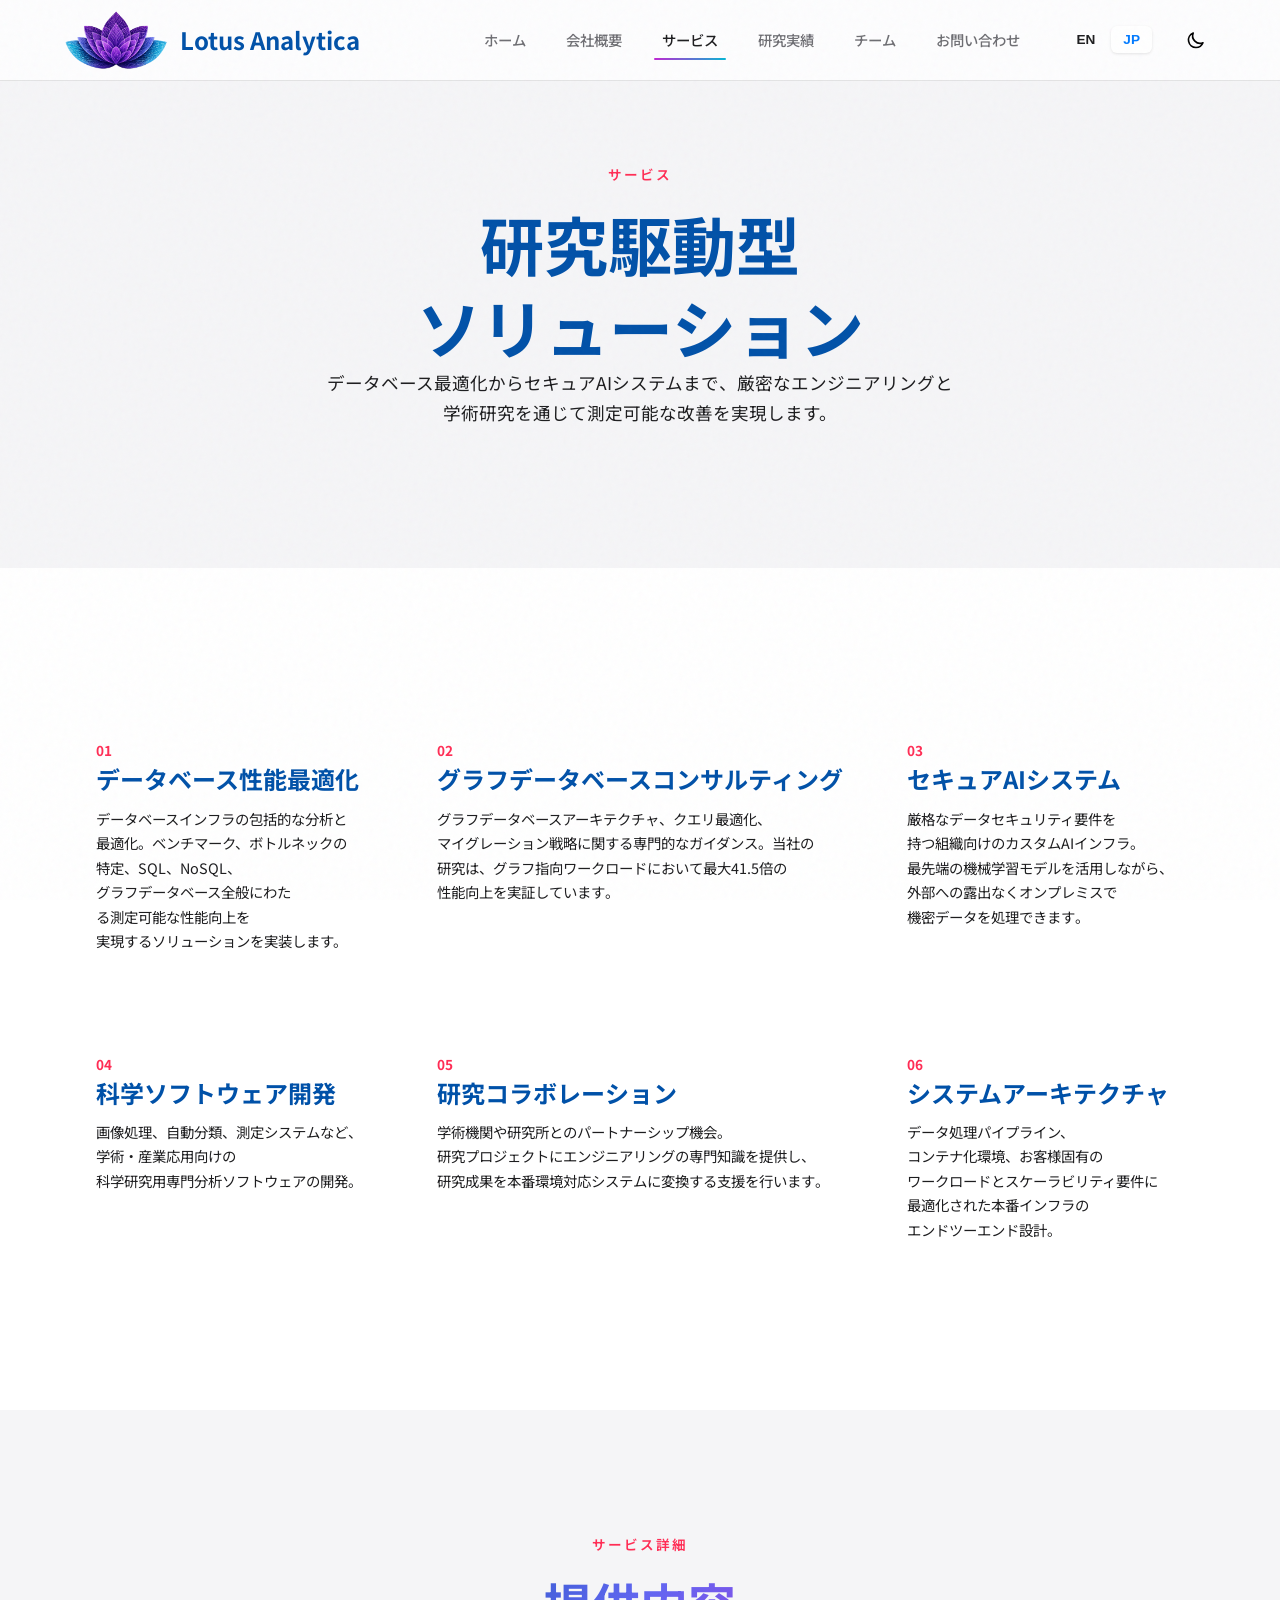
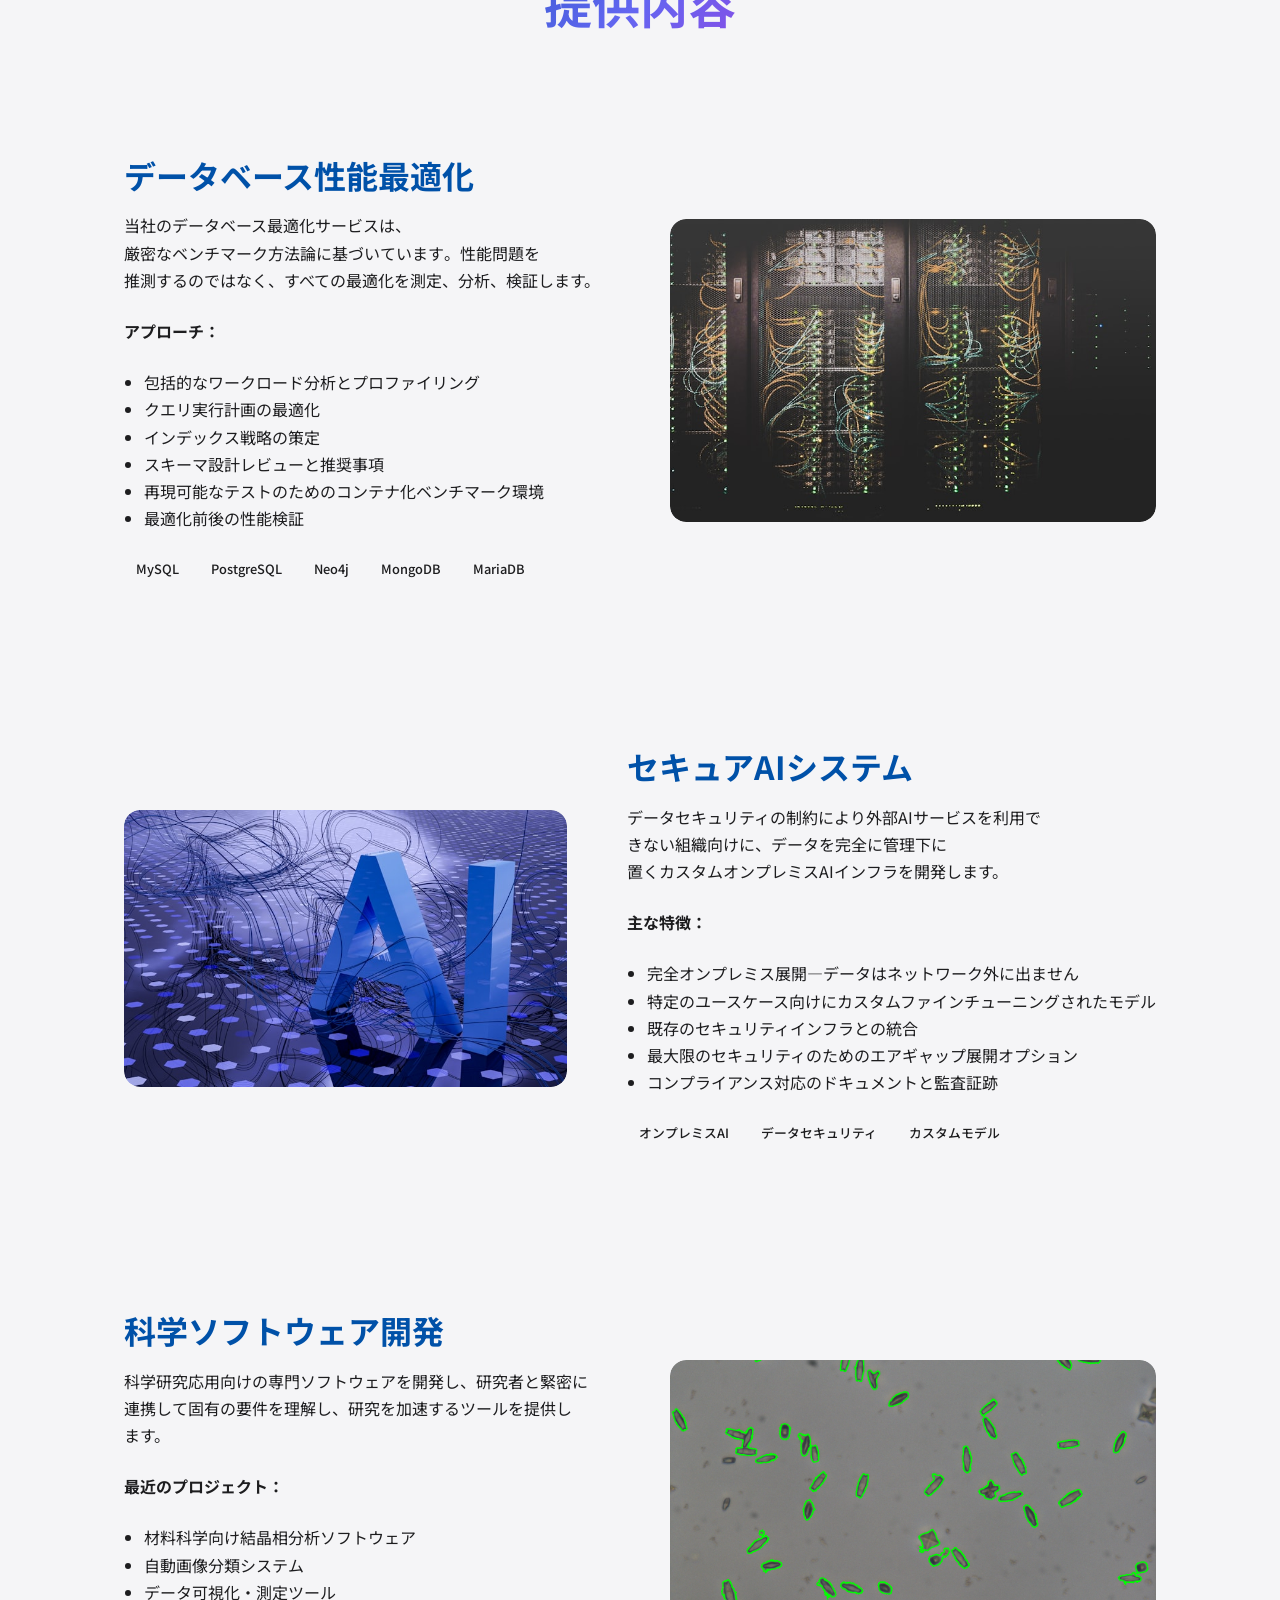
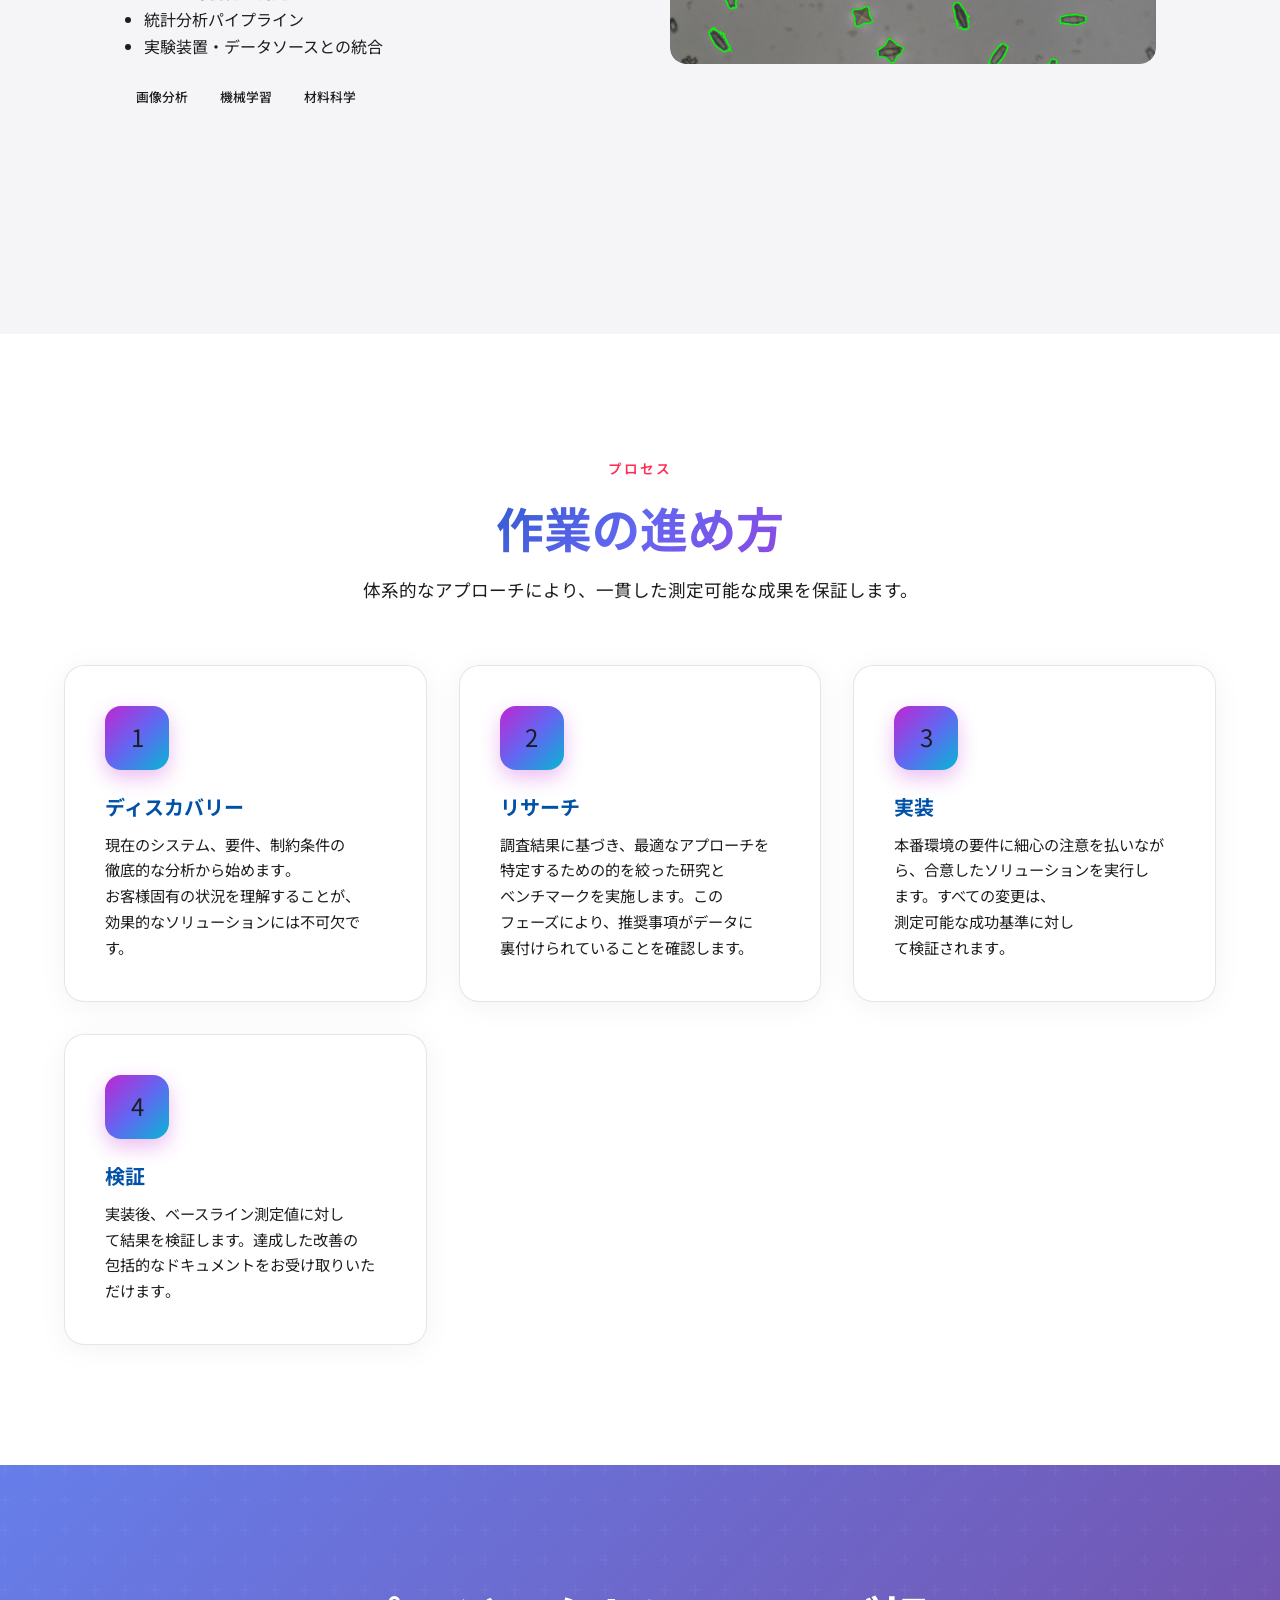
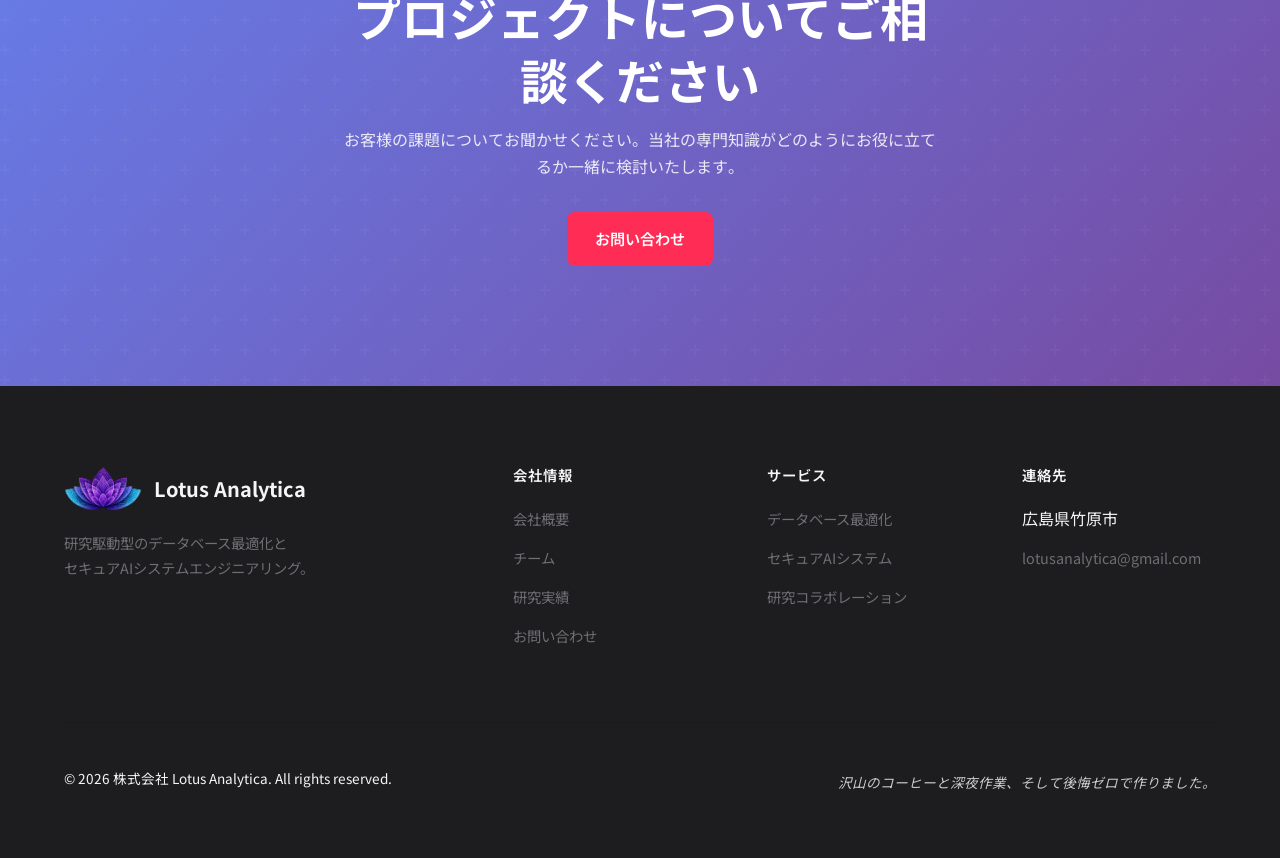
<file: ja/services.html>
<!DOCTYPE html>
<html lang="ja">
<head>
  <meta charset="UTF-8">
  <meta name="viewport" content="width=device-width, initial-scale=1.0">
  <meta http-equiv="X-UA-Compatible" content="IE=edge">

  <!-- Primary Meta Tags -->
  <title>サービス | Lotus Analytica - データベース最適化 & AIシステム</title>
  <meta name="title" content="サービス | Lotus Analytica">
  <meta name="description" content="Lotus Analyticaのサービス：データベース性能最適化、グラフクエリ研究、セキュアAIシステム、科学ソフトウェア開発、研究コンサルティング。">
  <meta name="keywords" content="データベース最適化, グラフデータベースコンサルティング, セキュアAIシステム, 科学ソフトウェア, 研究コンサルティング, Neo4j, MySQL最適化">
  <meta name="author" content="株式会社 Lotus Analytica">
  <meta name="robots" content="index, follow">

  <!-- Open Graph / Facebook -->
  <meta property="og:type" content="website">
  <meta property="og:url" content="https://lotusanalytica.com/ja/services.html">
  <meta property="og:title" content="サービス | Lotus Analytica">
  <meta property="og:description" content="データベース最適化、セキュアAIシステム、研究コンサルティングサービス。">
  <meta property="og:image" content="https://lotusanalytica.com/images/og-image.png">

  <!-- Canonical & Alternate Languages -->
  <link rel="canonical" href="https://lotusanalytica.com/ja/services.html">
  <link rel="alternate" hreflang="en" href="https://lotusanalytica.com/services.html">
  <link rel="alternate" hreflang="ja" href="https://lotusanalytica.com/ja/services.html">

  <!-- Favicon -->
  <link rel="icon" type="image/svg+xml" href="/images/favicon.svg">

  <!-- Fonts -->
  <link rel="preconnect" href="https://fonts.googleapis.com">
  <link rel="preconnect" href="https://fonts.gstatic.com" crossorigin>
  <link href="https://fonts.googleapis.com/css2?family=Inter:wght@400;500;600;700;800&family=Noto+Sans+JP:wght@400;500;600;700&display=swap" rel="stylesheet">

  <!-- Styles -->
  <link rel="stylesheet" href="/css/style.css?v=20260308a">
</head>
<body class="ja">
  <!-- Header -->
  <header class="header">
    <div class="container">
      <div class="header-inner">
        <a href="/ja/" class="logo">
          <img src="/images/logo-icon.png" alt="Lotus Analytica" class="logo-icon">
          <span>Lotus Analytica</span>
        </a>

        <nav class="nav">
          <a href="/ja/" class="nav-link">ホーム</a>
          <a href="/ja/about.html" class="nav-link">会社概要</a>
          <a href="/ja/services.html" class="nav-link active">サービス</a>
          <a href="/ja/research.html" class="nav-link">研究実績</a>
          <a href="/ja/team.html" class="nav-link">チーム</a>
          <a href="/ja/contact.html" class="nav-link">お問い合わせ</a>

          <div class="lang-switch">
            <button class="lang-btn" data-lang="en">EN</button>
            <button class="lang-btn active" data-lang="ja">JP</button>
          </div>

          <button class="theme-toggle" aria-label="Toggle dark mode">
            <svg class="sun-icon" xmlns="http://www.w3.org/2000/svg" fill="none" viewBox="0 0 24 24" stroke="currentColor">
              <path stroke-linecap="round" stroke-linejoin="round" stroke-width="2" d="M12 3v1m0 16v1m9-9h-1M4 12H3m15.364 6.364l-.707-.707M6.343 6.343l-.707-.707m12.728 0l-.707.707M6.343 17.657l-.707.707M16 12a4 4 0 11-8 0 4 4 0 018 0z" />
            </svg>
            <svg class="moon-icon" xmlns="http://www.w3.org/2000/svg" fill="none" viewBox="0 0 24 24" stroke="currentColor">
              <path stroke-linecap="round" stroke-linejoin="round" stroke-width="2" d="M20.354 15.354A9 9 0 018.646 3.646 9.003 9.003 0 0012 21a9.003 9.003 0 008.354-5.646z" />
            </svg>
          </button>
        </nav>

        <button class="menu-toggle" aria-label="メニューを開く" aria-expanded="false">
          <span></span>
          <span></span>
          <span></span>
        </button>
      </div>
    </div>
  </header>

  <!-- Services Hero -->
  <section class="about-hero">
    <div class="container">
      <div class="section-header">
        <span class="section-label">サービス</span>
        <h1>研究駆動型<span class="nowrap">ソリューション</span></h1>
        <p><span class="nowrap">データベース</span>最適化から<span class="nowrap">セキュア</span>AI<span class="nowrap">システム</span>まで、厳密な<span class="nowrap">エンジニアリング</span>と学術研究を通じて測定可能な改善を実現します。</p>
      </div>
    </div>
  </section>

  <!-- Services Grid -->
  <section class="section">
    <div class="container">
      <div class="services-grid">
        <div class="service-item animate-on-scroll">
          <span class="service-number">01</span>
          <h4>データベース性能最適化</h4>
          <p><span class="nowrap">データベース</span><span class="nowrap">インフラ</span>の包括的な分析と最適化。<span class="nowrap">ベンチマーク</span>、<span class="nowrap">ボトルネック</span>の特定、SQL、NoSQL、<span class="nowrap">グラフデータベース</span>全般にわたる測定可能な性能向上を実現する<span class="nowrap">ソリューション</span>を実装します。</p>
        </div>

        <div class="service-item animate-on-scroll">
          <span class="service-number">02</span>
          <h4>グラフデータベースコンサルティング</h4>
          <p><span class="nowrap">グラフデータベース</span><span class="nowrap">アーキテクチャ</span>、<span class="nowrap">クエリ</span>最適化、<span class="nowrap">マイグレーション</span>戦略に関する専門的な<span class="nowrap">ガイダンス</span>。当社の研究は、グラフ指向<span class="nowrap">ワークロード</span>において最大41.5倍の性能向上を実証しています。</p>
        </div>

        <div class="service-item animate-on-scroll">
          <span class="service-number">03</span>
          <h4>セキュアAIシステム</h4>
          <p>厳格な<span class="nowrap">データセキュリティ</span>要件を持つ組織向けの<span class="nowrap">カスタム</span>AI<span class="nowrap">インフラ</span>。最先端の機械学習<span class="nowrap">モデル</span>を活用しながら、外部への露出なく<span class="nowrap">オンプレミス</span>で機密<span class="nowrap">データ</span>を処理できます。</p>
        </div>

        <div class="service-item animate-on-scroll">
          <span class="service-number">04</span>
          <h4>科学ソフトウェア開発</h4>
          <p>画像処理、自動分類、測定<span class="nowrap">システム</span>など、学術・産業応用向けの科学研究用専門分析<span class="nowrap">ソフトウェア</span>の開発。</p>
        </div>

        <div class="service-item animate-on-scroll">
          <span class="service-number">05</span>
          <h4>研究コラボレーション</h4>
          <p>学術機関や研究所との<span class="nowrap">パートナーシップ</span>機会。研究<span class="nowrap">プロジェクト</span>に<span class="nowrap">エンジニアリング</span>の専門知識を提供し、研究成果を本番環境対応<span class="nowrap">システム</span>に変換する支援を行います。</p>
        </div>

        <div class="service-item animate-on-scroll">
          <span class="service-number">06</span>
          <h4>システムアーキテクチャ</h4>
          <p><span class="nowrap">データ</span>処理<span class="nowrap">パイプライン</span>、<span class="nowrap">コンテナ</span>化環境、お客様固有の<span class="nowrap">ワークロード</span>と<span class="nowrap">スケーラビリティ</span>要件に最適化された本番<span class="nowrap">インフラ</span>の<span class="nowrap">エンドツーエンド</span>設計。</p>
        </div>
      </div>
    </div>
  </section>

  <!-- Detailed Services -->
  <section class="section" style="background: var(--bg-secondary);">
    <div class="container">
      <div class="section-header">
        <span class="section-label">サービス詳細</span>
        <h2>提供内容</h2>
      </div>

      <!-- Service 1 -->
      <div class="research-card animate-on-scroll">
        <div class="research-image">
          <img src="/images/database-architecture.jpg" alt="データベースアーキテクチャ">
        </div>
        <div class="research-content">
          <h3>データベース性能最適化</h3>
          <p>
            当社の<span class="nowrap">データベース</span>最適化<span class="nowrap">サービス</span>は、厳密な<span class="nowrap">ベンチマーク</span>方法論に基づいています。性能問題を推測するのではなく、すべての最適化を測定、分析、検証します。
          </p>
          <p><strong>アプローチ：</strong></p>
          <ul style="margin-left: 20px; color: var(--gray-600);">
            <li>包括的なワークロード分析とプロファイリング</li>
            <li><span class="nowrap">クエリ</span>実行計画の最適化</li>
            <li><span class="nowrap">インデックス</span>戦略の策定</li>
            <li><span class="nowrap">スキーマ</span>設計<span class="nowrap">レビュー</span>と推奨事項</li>
            <li>再現可能な<span class="nowrap">テスト</span>のための<span class="nowrap">コンテナ</span>化<span class="nowrap">ベンチマーク</span>環境</li>
            <li>最適化前後の性能検証</li>
          </ul>
          <div class="research-tags">
            <span class="tag">MySQL</span>
            <span class="tag">PostgreSQL</span>
            <span class="tag">Neo4j</span>
            <span class="tag">MongoDB</span>
            <span class="tag">MariaDB</span>
          </div>
        </div>
      </div>

      <!-- Service 2 -->
      <div class="research-card animate-on-scroll">
        <div class="research-image">
          <img src="/images/ai-infrastructure.jpg" alt="セキュアAIインフラ">
        </div>
        <div class="research-content">
          <h3>セキュアAIシステム</h3>
          <p>
            <span class="nowrap">データセキュリティ</span>の制約により外部AI<span class="nowrap">サービス</span>を利用できない組織向けに、<span class="nowrap">データ</span>を完全に管理下に置く<span class="nowrap">カスタム</span><span class="nowrap">オンプレミス</span>AI<span class="nowrap">インフラ</span>を開発します。
          </p>
          <p><strong>主な特徴：</strong></p>
          <ul style="margin-left: 20px; color: var(--gray-600);">
            <li>完全<span class="nowrap">オンプレミス</span>展開—<span class="nowrap">データ</span>は<span class="nowrap">ネットワーク</span>外に出ません</li>
            <li>特定の<span class="nowrap">ユースケース</span>向けに<span class="nowrap">カスタム</span><span class="nowrap">ファインチューニング</span>された<span class="nowrap">モデル</span></li>
            <li>既存の<span class="nowrap">セキュリティ</span><span class="nowrap">インフラ</span>との統合</li>
            <li>最大限の<span class="nowrap">セキュリティ</span>のための<span class="nowrap">エアギャップ</span>展開<span class="nowrap">オプション</span></li>
            <li><span class="nowrap">コンプライアンス</span>対応の<span class="nowrap">ドキュメント</span>と監査証跡</li>
          </ul>
          <div class="research-tags">
            <span class="tag">オンプレミスAI</span>
            <span class="tag">データセキュリティ</span>
            <span class="tag">カスタムモデル</span>
          </div>
        </div>
      </div>

      <!-- Service 3 -->
      <div class="research-card animate-on-scroll">
        <div class="research-image">
          <img src="/images/crystal-research.png" alt="科学分析ソフトウェア">
        </div>
        <div class="research-content">
          <h3>科学ソフトウェア開発</h3>
          <p>
            科学研究応用向けの専門<span class="nowrap">ソフトウェア</span>を開発し、研究者と緊密に連携して固有の要件を理解し、研究を加速する<span class="nowrap">ツール</span>を提供します。
          </p>
          <p><strong>最近のプロジェクト：</strong></p>
          <ul style="margin-left: 20px; color: var(--gray-600);">
            <li>材料科学向け結晶相分析<span class="nowrap">ソフトウェア</span></li>
            <li>自動画像分類<span class="nowrap">システム</span></li>
            <li><span class="nowrap">データ</span>可視化・測定<span class="nowrap">ツール</span></li>
            <li>統計分析<span class="nowrap">パイプライン</span></li>
            <li>実験装置・<span class="nowrap">データソース</span>との統合</li>
          </ul>
          <div class="research-tags">
            <span class="tag">画像分析</span>
            <span class="tag">機械学習</span>
            <span class="tag">材料科学</span>
          </div>
        </div>
      </div>
    </div>
  </section>

  <!-- Process Section -->
  <section class="section">
    <div class="container">
      <div class="section-header">
        <span class="section-label">プロセス</span>
        <h2>作業の進め方</h2>
        <p>体系的なアプローチにより、一貫した測定可能な成果を保証します。</p>
      </div>

      <div class="features-grid">
        <div class="feature-card animate-on-scroll">
          <div class="feature-icon">1</div>
          <h3>ディスカバリー</h3>
          <p>現在の<span class="nowrap">システム</span>、要件、制約条件の徹底的な分析から始めます。お客様固有の状況を理解することが、効果的な<span class="nowrap">ソリューション</span>には不可欠です。</p>
        </div>

        <div class="feature-card animate-on-scroll">
          <div class="feature-icon">2</div>
          <h3>リサーチ</h3>
          <p>調査結果に基づき、最適な<span class="nowrap">アプローチ</span>を特定するための的を絞った研究と<span class="nowrap">ベンチマーク</span>を実施します。この<span class="nowrap">フェーズ</span>により、推奨事項が<span class="nowrap">データ</span>に裏付けられていることを確認します。</p>
        </div>

        <div class="feature-card animate-on-scroll">
          <div class="feature-icon">3</div>
          <h3>実装</h3>
          <p>本番環境の要件に細心の注意を払いながら、合意した<span class="nowrap">ソリューション</span>を実行します。すべての変更は、測定可能な成功基準に対して検証されます。</p>
        </div>

        <div class="feature-card animate-on-scroll">
          <div class="feature-icon">4</div>
          <h3>検証</h3>
          <p>実装後、<span class="nowrap">ベースライン</span>測定値に対して結果を検証します。達成した改善の包括的な<span class="nowrap">ドキュメント</span>をお受け取りいただけます。</p>
        </div>
      </div>
    </div>
  </section>

  <!-- CTA Section -->
  <section class="section cta">
    <div class="container">
      <div class="cta-content">
        <h2>プロジェクトについてご相談ください</h2>
        <p>お客様の課題についてお聞かせください。当社の専門知識がどのようにお役に立てるか一緒に検討いたします。</p>
        <a href="/ja/contact.html" class="btn btn-accent">お問い合わせ</a>
      </div>
    </div>
  </section>

  <!-- Footer -->
  <footer class="footer">
    <div class="container">
      <div class="footer-grid">
        <div class="footer-brand">
          <div class="footer-logo">
            <img src="/images/logo-icon.png" alt="Lotus Analytica" class="logo-icon">
            <span>Lotus Analytica</span>
          </div>
          <p>研究駆動型の<span class="nowrap">データベース</span>最適化と<span class="nowrap">セキュア</span>AI<span class="nowrap">システム</span><span class="nowrap">エンジニアリング</span>。</p>
        </div>

        <div class="footer-col">
          <h4 class="footer-title">会社情報</h4>
          <ul class="footer-links">
            <li><a href="/ja/about.html">会社概要</a></li>
            <li><a href="/ja/team.html">チーム</a></li>
            <li><a href="/ja/research.html">研究実績</a></li>
            <li><a href="/ja/contact.html">お問い合わせ</a></li>
          </ul>
        </div>

        <div class="footer-col">
          <h4 class="footer-title">サービス</h4>
          <ul class="footer-links">
            <li><a href="/ja/services.html">データベース最適化</a></li>
            <li><a href="/ja/services.html">セキュアAIシステム</a></li>
            <li><a href="/ja/services.html">研究コラボレーション</a></li>
          </ul>
        </div>

        <div class="footer-col">
          <h4 class="footer-title">連絡先</h4>
          <ul class="footer-links">
            <li>広島県竹原市</li>
            <li><a href="mailto:lotusanalytica@gmail.com">lotusanalytica@gmail.com</a></li>
          </ul>
        </div>
      </div>

      <div class="footer-bottom">
        <p>&copy; 2026 株式会社 Lotus Analytica. All rights reserved.</p>
        <p class="footer-fun">沢山のコーヒーと深夜作業、そして後悔ゼロで作りました。</p>
      </div>
    </div>
  </footer>

  <script src="/js/main.js?v=20260308a"></script>
</body>
</html>
</file>
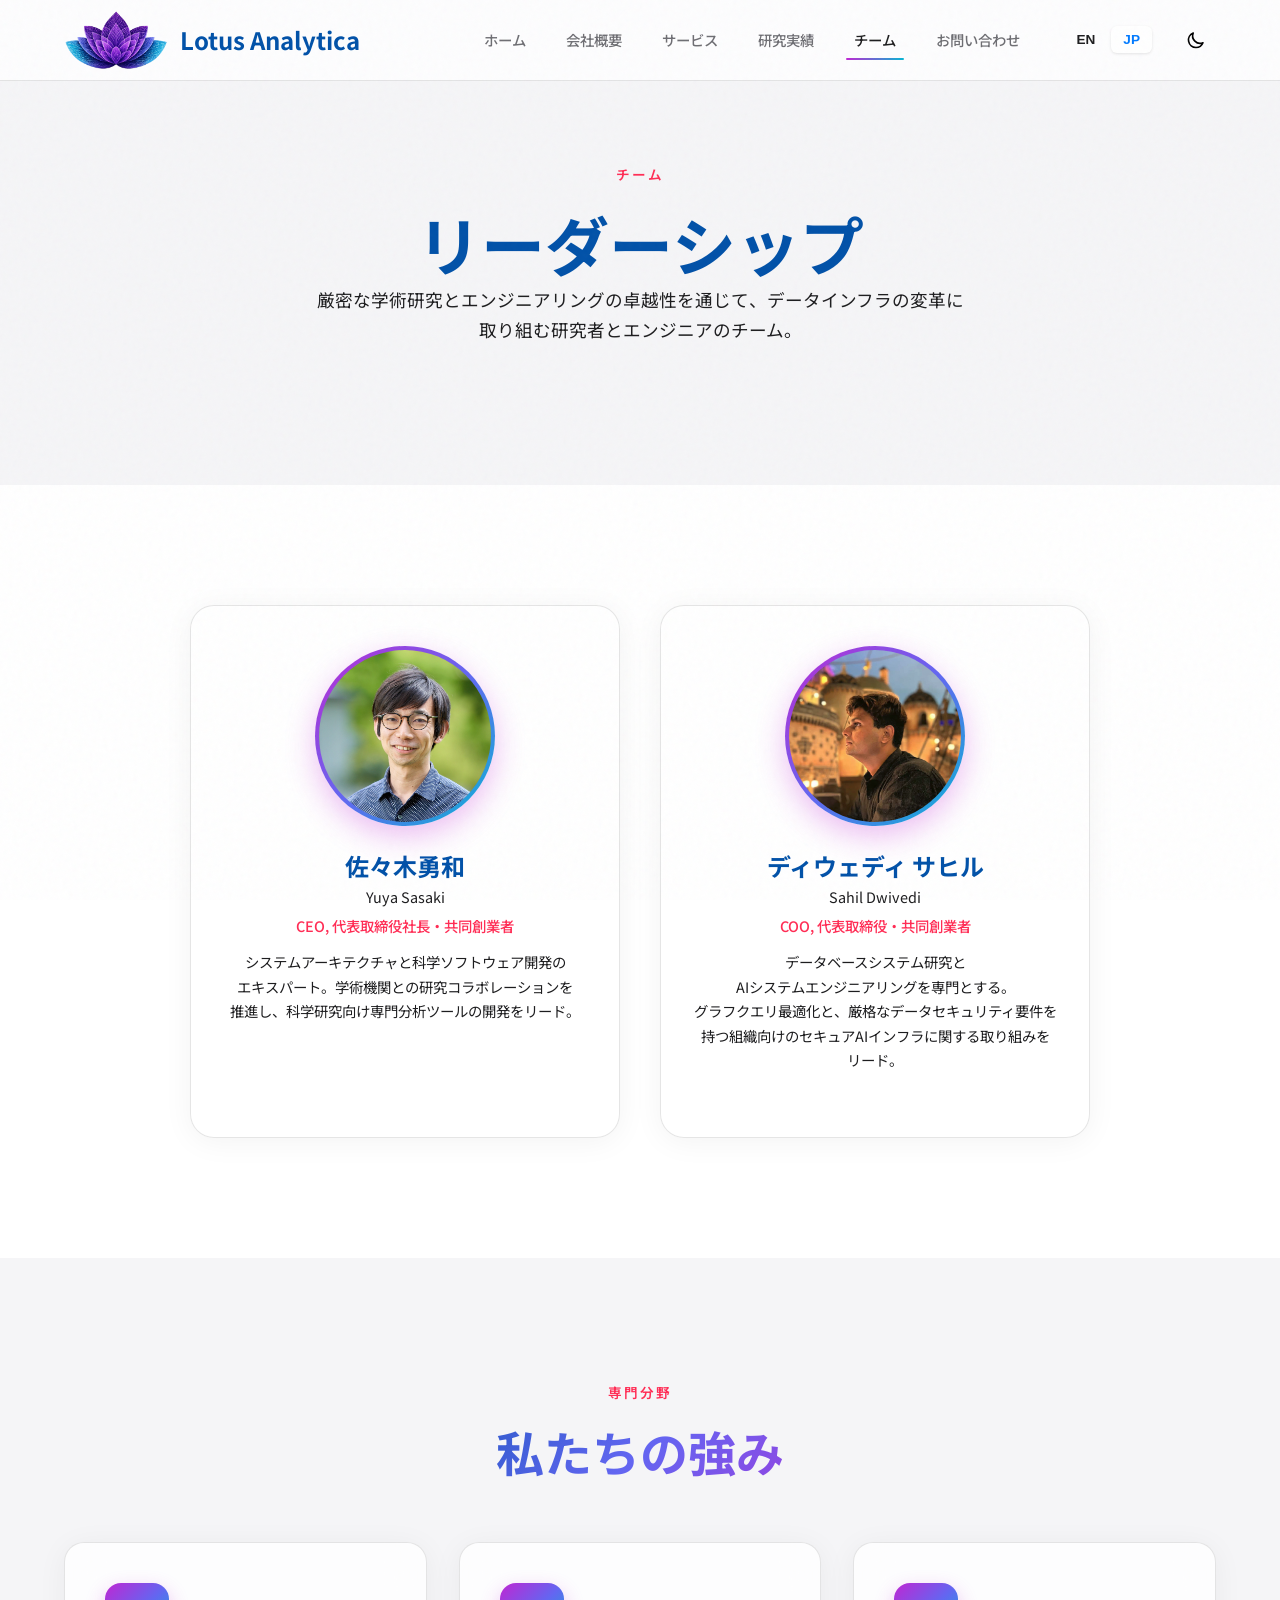
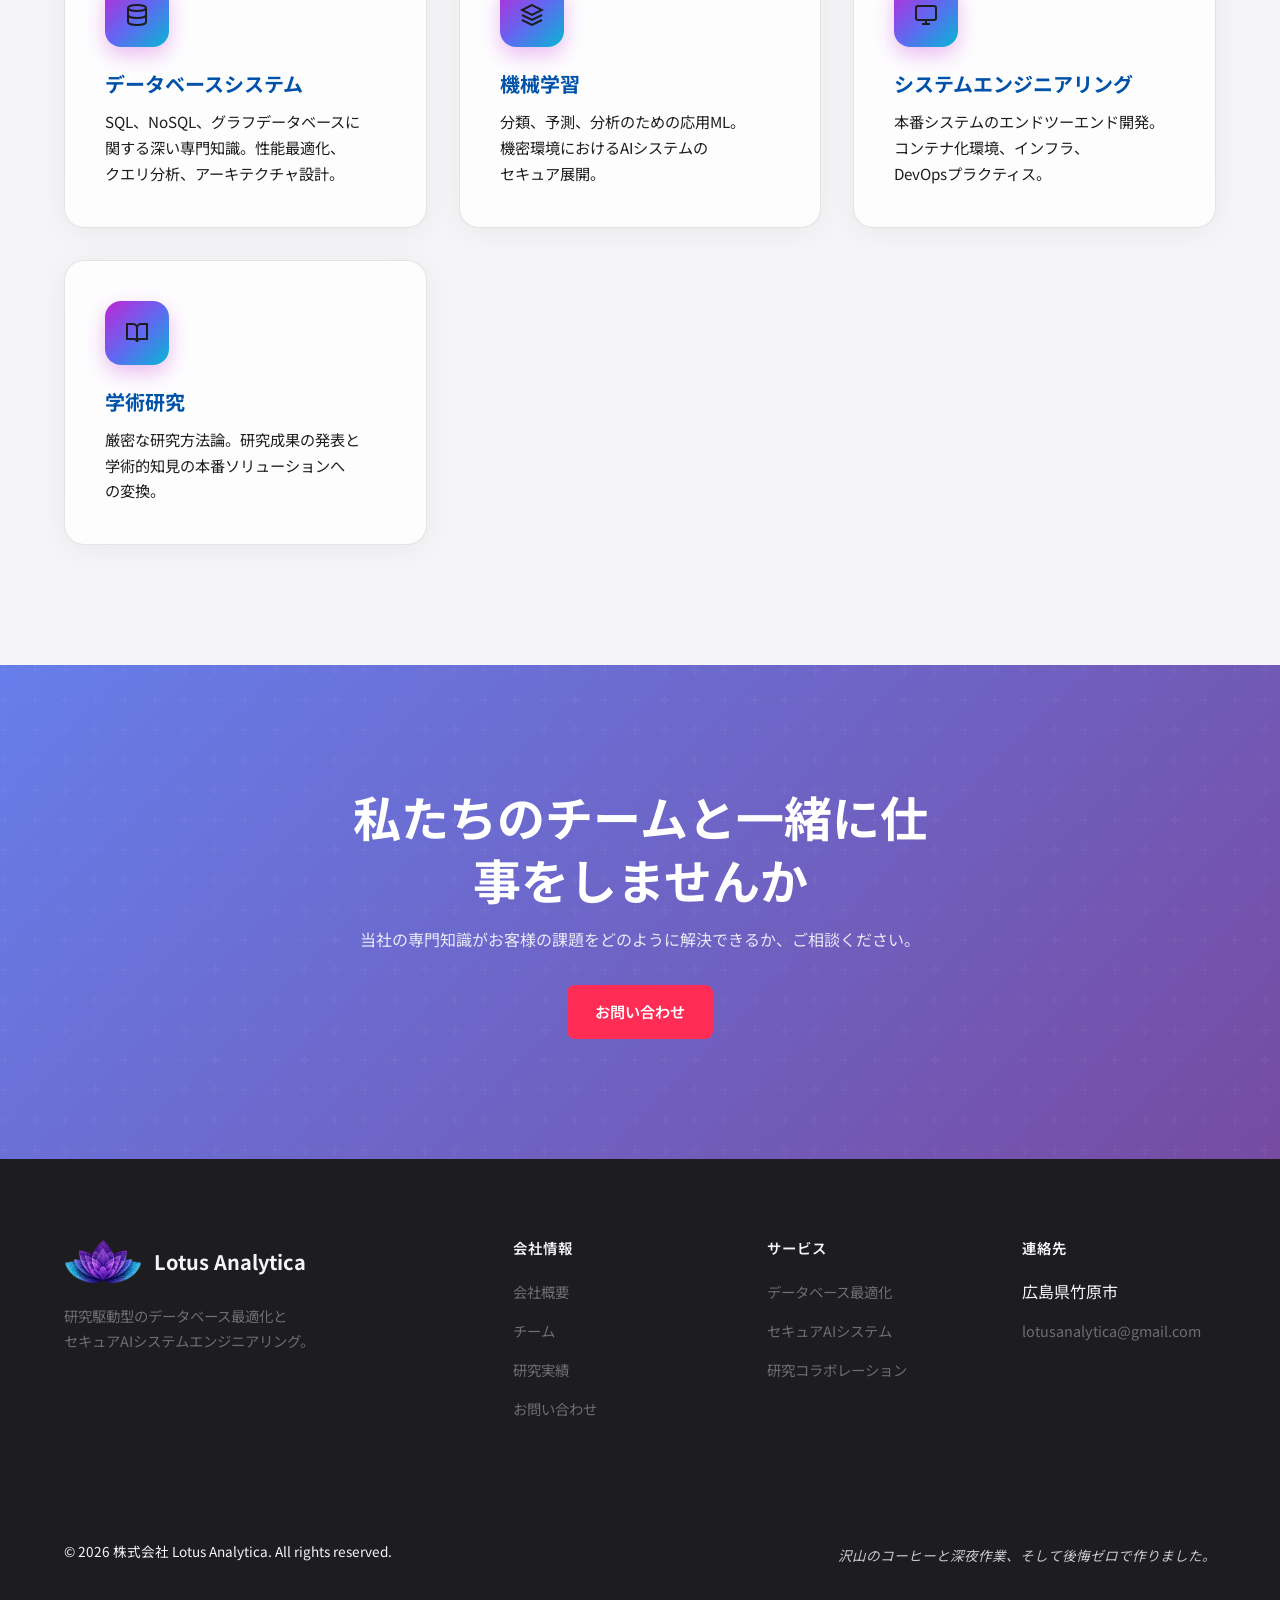
<file: ja/team.html>
<!DOCTYPE html>
<html lang="ja">
<head>
  <meta charset="UTF-8">
  <meta name="viewport" content="width=device-width, initial-scale=1.0">
  <meta http-equiv="X-UA-Compatible" content="IE=edge">

  <!-- Primary Meta Tags -->
  <title>チーム | Lotus Analytica - 佐々木勇和 & ディウェディ サヒル</title>
  <meta name="title" content="チーム | Lotus Analytica - リーダーシップ">
  <meta name="description" content="Lotus Analyticaチームのご紹介。佐々木勇和とディウェディ サヒルにより設立。データベース研究、AIシステムエンジニアリング、科学ソフトウェア開発を専門とするエキスパート。">
  <meta name="keywords" content="佐々木勇和, Yuya Sasaki, ディウェディ サヒル, Sahil Dwivedi, Lotus Analytica チーム, データベース研究者, AIエンジニア">
  <meta name="author" content="株式会社 Lotus Analytica">
  <meta name="robots" content="index, follow">

  <!-- Open Graph / Facebook -->
  <meta property="og:type" content="website">
  <meta property="og:url" content="https://lotusanalytica.com/ja/team.html">
  <meta property="og:title" content="チーム | Lotus Analytica">
  <meta property="og:description" content="Lotus Analyticaの研究駆動型ソリューションを支えるエキスパートをご紹介。">
  <meta property="og:image" content="https://lotusanalytica.com/images/og-image.png">

  <!-- Canonical & Alternate Languages -->
  <link rel="canonical" href="https://lotusanalytica.com/ja/team.html">
  <link rel="alternate" hreflang="en" href="https://lotusanalytica.com/team.html">
  <link rel="alternate" hreflang="ja" href="https://lotusanalytica.com/ja/team.html">

  <!-- Favicon -->
  <link rel="icon" type="image/svg+xml" href="/images/favicon.svg">

  <!-- Fonts -->
  <link rel="preconnect" href="https://fonts.googleapis.com">
  <link rel="preconnect" href="https://fonts.gstatic.com" crossorigin>
  <link href="https://fonts.googleapis.com/css2?family=Inter:wght@400;500;600;700;800&family=Noto+Sans+JP:wght@400;500;600;700&display=swap" rel="stylesheet">

  <!-- Styles -->
  <link rel="stylesheet" href="/css/style.css?v=20260308a">

  <!-- Structured Data for Team Members -->
  <script type="application/ld+json">
  {
    "@context": "https://schema.org",
    "@type": "AboutPage",
    "mainEntity": {
      "@type": "Organization",
      "name": "株式会社 Lotus Analytica",
      "member": [
        {
          "@type": "Person",
          "name": "佐々木勇和",
          "alternateName": "Yuya Sasaki",
          "jobTitle": "CEO, 代表取締役社長・共同創業者",
          "worksFor": {
            "@type": "Organization",
            "name": "株式会社 Lotus Analytica"
          }
        },
        {
          "@type": "Person",
          "name": "ディウェディ サヒル",
          "alternateName": "Sahil Dwivedi",
          "jobTitle": "COO, 代表取締役・共同創業者",
          "worksFor": {
            "@type": "Organization",
            "name": "株式会社 Lotus Analytica"
          }
        }
      ]
    }
  }
  </script>
</head>
<body class="ja">
  <!-- Header -->
  <header class="header">
    <div class="container">
      <div class="header-inner">
        <a href="/ja/" class="logo">
          <img src="/images/logo-icon.png" alt="Lotus Analytica" class="logo-icon">
          <span>Lotus Analytica</span>
        </a>

        <nav class="nav">
          <a href="/ja/" class="nav-link">ホーム</a>
          <a href="/ja/about.html" class="nav-link">会社概要</a>
          <a href="/ja/services.html" class="nav-link">サービス</a>
          <a href="/ja/research.html" class="nav-link">研究実績</a>
          <a href="/ja/team.html" class="nav-link active">チーム</a>
          <a href="/ja/contact.html" class="nav-link">お問い合わせ</a>

          <div class="lang-switch">
            <button class="lang-btn" data-lang="en">EN</button>
            <button class="lang-btn active" data-lang="ja">JP</button>
          </div>

          <button class="theme-toggle" aria-label="Toggle dark mode">
            <svg class="sun-icon" xmlns="http://www.w3.org/2000/svg" fill="none" viewBox="0 0 24 24" stroke="currentColor">
              <path stroke-linecap="round" stroke-linejoin="round" stroke-width="2" d="M12 3v1m0 16v1m9-9h-1M4 12H3m15.364 6.364l-.707-.707M6.343 6.343l-.707-.707m12.728 0l-.707.707M6.343 17.657l-.707.707M16 12a4 4 0 11-8 0 4 4 0 018 0z" />
            </svg>
            <svg class="moon-icon" xmlns="http://www.w3.org/2000/svg" fill="none" viewBox="0 0 24 24" stroke="currentColor">
              <path stroke-linecap="round" stroke-linejoin="round" stroke-width="2" d="M20.354 15.354A9 9 0 018.646 3.646 9.003 9.003 0 0012 21a9.003 9.003 0 008.354-5.646z" />
            </svg>
          </button>
        </nav>

        <button class="menu-toggle" aria-label="メニューを開く" aria-expanded="false">
          <span></span>
          <span></span>
          <span></span>
        </button>
      </div>
    </div>
  </header>

  <!-- Team Hero -->
  <section class="about-hero">
    <div class="container">
      <div class="section-header">
        <span class="section-label">チーム</span>
        <h1>リーダーシップ</h1>
        <p>厳密な学術研究と<span class="nowrap">エンジニアリング</span>の卓越性を通じて、<span class="nowrap">データインフラ</span>の変革に取り組む研究者と<span class="nowrap">エンジニア</span>の<span class="nowrap">チーム</span>。</p>
      </div>
    </div>
  </section>

  <!-- Team Members -->
  <section class="section">
    <div class="container">
      <div class="team-grid" style="max-width: 900px; margin: 0 auto;">
        <!-- Yuya Sasaki -->
        <div class="team-card animate-on-scroll">
          <div class="team-photo">
            <img src="/images/sasaki-profile.jpg" alt="佐々木勇和">
          </div>
          <h4>佐々木勇和</h4>
          <p style="font-size: 0.9rem; color: var(--gray-500); margin-bottom: 4px;">Yuya Sasaki</p>
          <p class="team-role">CEO, 代表取締役社長・共同創業者</p>
          <p class="team-bio">
            <span class="nowrap">システム</span><span class="nowrap">アーキテクチャ</span>と科学<span class="nowrap">ソフトウェア</span>開発の<span class="nowrap">エキスパート</span>。学術機関との研究<span class="nowrap">コラボレーション</span>を推進し、科学研究向け専門分析<span class="nowrap">ツール</span>の開発を<span class="nowrap">リード</span>。
          </p>
        </div>

        <!-- Sahil Dwivedi -->
        <div class="team-card animate-on-scroll">
          <div class="team-photo">
            <img src="/images/sahil-profile.jpg" alt="ディウェディ サヒル">
          </div>
          <h4>ディウェディ サヒル</h4>
          <p style="font-size: 0.9rem; color: var(--gray-500); margin-bottom: 4px;">Sahil Dwivedi</p>
          <p class="team-role">COO, 代表取締役・共同創業者</p>
          <p class="team-bio">
            <span class="nowrap">データベース</span><span class="nowrap">システム</span>研究とAI<span class="nowrap">システム</span><span class="nowrap">エンジニアリング</span>を専門とする。<span class="nowrap">グラフクエリ</span>最適化と、厳格な<span class="nowrap">データセキュリティ</span>要件を持つ組織向けの<span class="nowrap">セキュア</span>AI<span class="nowrap">インフラ</span>に関する取り組みを<span class="nowrap">リード</span>。
          </p>
        </div>
      </div>
    </div>
  </section>

  <!-- Expertise Areas -->
  <section class="section" style="background: var(--bg-secondary);">
    <div class="container">
      <div class="section-header">
        <span class="section-label">専門分野</span>
        <h2>私たちの強み</h2>
      </div>

      <div class="features-grid">
        <div class="feature-card animate-on-scroll">
          <div class="feature-icon">
            <svg width="24" height="24" viewBox="0 0 24 24" fill="none" stroke="currentColor" stroke-width="2">
              <ellipse cx="12" cy="5" rx="9" ry="3"></ellipse>
              <path d="M21 12c0 1.66-4 3-9 3s-9-1.34-9-3"></path>
              <path d="M3 5v14c0 1.66 4 3 9 3s9-1.34 9-3V5"></path>
            </svg>
          </div>
          <h3>データベースシステム</h3>
          <p>SQL、NoSQL、<span class="nowrap">グラフデータベース</span>に関する深い専門知識。性能最適化、<span class="nowrap">クエリ</span>分析、<span class="nowrap">アーキテクチャ</span>設計。</p>
        </div>

        <div class="feature-card animate-on-scroll">
          <div class="feature-icon">
            <svg width="24" height="24" viewBox="0 0 24 24" fill="none" stroke="currentColor" stroke-width="2">
              <path d="M12 2L2 7l10 5 10-5-10-5z"></path>
              <path d="M2 17l10 5 10-5"></path>
              <path d="M2 12l10 5 10-5"></path>
            </svg>
          </div>
          <h3>機械学習</h3>
          <p>分類、予測、分析のための応用ML。機密環境におけるAI<span class="nowrap">システム</span>の<span class="nowrap">セキュア</span>展開。</p>
        </div>

        <div class="feature-card animate-on-scroll">
          <div class="feature-icon">
            <svg width="24" height="24" viewBox="0 0 24 24" fill="none" stroke="currentColor" stroke-width="2">
              <rect x="2" y="3" width="20" height="14" rx="2" ry="2"></rect>
              <line x1="8" y1="21" x2="16" y2="21"></line>
              <line x1="12" y1="17" x2="12" y2="21"></line>
            </svg>
          </div>
          <h3>システムエンジニアリング</h3>
          <p>本番<span class="nowrap">システム</span>の<span class="nowrap">エンドツーエンド</span>開発。<span class="nowrap">コンテナ</span>化環境、<span class="nowrap">インフラ</span>、DevOps<span class="nowrap">プラクティス</span>。</p>
        </div>

        <div class="feature-card animate-on-scroll">
          <div class="feature-icon">
            <svg width="24" height="24" viewBox="0 0 24 24" fill="none" stroke="currentColor" stroke-width="2">
              <path d="M2 3h6a4 4 0 0 1 4 4v14a3 3 0 0 0-3-3H2z"></path>
              <path d="M22 3h-6a4 4 0 0 0-4 4v14a3 3 0 0 1 3-3h7z"></path>
            </svg>
          </div>
          <h3>学術研究</h3>
          <p>厳密な研究方法論。研究成果の発表と学術的知見の本番<span class="nowrap">ソリューション</span>への変換。</p>
        </div>
      </div>
    </div>
  </section>

  <!-- CTA Section -->
  <section class="section cta">
    <div class="container">
      <div class="cta-content">
        <h2>私たちのチームと一緒に仕事をしませんか</h2>
        <p>当社の専門知識がお客様の課題をどのように解決できるか、ご相談ください。</p>
        <a href="/ja/contact.html" class="btn btn-accent">お問い合わせ</a>
      </div>
    </div>
  </section>

  <!-- Footer -->
  <footer class="footer">
    <div class="container">
      <div class="footer-grid">
        <div class="footer-brand">
          <div class="footer-logo">
            <img src="/images/logo-icon.png" alt="Lotus Analytica" class="logo-icon">
            <span>Lotus Analytica</span>
          </div>
          <p>研究駆動型の<span class="nowrap">データベース</span>最適化と<span class="nowrap">セキュア</span>AI<span class="nowrap">システム</span><span class="nowrap">エンジニアリング</span>。</p>
        </div>

        <div class="footer-col">
          <h4 class="footer-title">会社情報</h4>
          <ul class="footer-links">
            <li><a href="/ja/about.html">会社概要</a></li>
            <li><a href="/ja/team.html">チーム</a></li>
            <li><a href="/ja/research.html">研究実績</a></li>
            <li><a href="/ja/contact.html">お問い合わせ</a></li>
          </ul>
        </div>

        <div class="footer-col">
          <h4 class="footer-title">サービス</h4>
          <ul class="footer-links">
            <li><a href="/ja/services.html">データベース最適化</a></li>
            <li><a href="/ja/services.html">セキュアAIシステム</a></li>
            <li><a href="/ja/services.html">研究コラボレーション</a></li>
          </ul>
        </div>

        <div class="footer-col">
          <h4 class="footer-title">連絡先</h4>
          <ul class="footer-links">
            <li>広島県竹原市</li>
            <li><a href="mailto:lotusanalytica@gmail.com">lotusanalytica@gmail.com</a></li>
          </ul>
        </div>
      </div>

      <div class="footer-bottom">
        <p>&copy; 2026 株式会社 Lotus Analytica. All rights reserved.</p>
        <p class="footer-fun">沢山のコーヒーと深夜作業、そして後悔ゼロで作りました。</p>
      </div>
    </div>
  </footer>

  <script src="/js/main.js?v=20260308a"></script>
</body>
</html>
</file>
<file: css/style.css>
/* Lotus Analytica - Modern Japanese Corporate Styling */
/* Apple-inspired Design System */

:root {
  /* Light Mode - Apple-inspired */
  --primary: #007AFF;
  --primary-light: #5AC8FA;
  --primary-dark: #0051a8;
  --accent: #FF2D55;
  --accent-light: #FF6482;
  --accent-soft: #fff0f3;

  /* Semantic Colors */
  --bg-primary: #ffffff;
  --bg-secondary: #f5f5f7;
  --bg-tertiary: #e8e8ed;
  --bg-elevated: #ffffff;
  --bg-card: rgba(255, 255, 255, 0.8);

  --text-primary: #1d1d1f;
  --text-secondary: #6e6e73;
  --text-tertiary: #86868b;

  --border-color: rgba(0, 0, 0, 0.1);
  --border-color-strong: rgba(0, 0, 0, 0.2);

  /* Surfaces */
  --surface-overlay: rgba(255, 255, 255, 0.95);
  --header-bg: rgba(255, 255, 255, 0.8);
  --footer-bg: #1d1d1f;
  --footer-text: #f5f5f7;

  /* Shadows */
  --shadow-sm: 0 1px 3px rgba(0, 0, 0, 0.08);
  --shadow-md: 0 4px 12px rgba(0, 0, 0, 0.08);
  --shadow-lg: 0 12px 40px rgba(0, 0, 0, 0.12);

  /* Typography */
  --font-jp: "Noto Sans JP", "Hiragino Kaku Gothic ProN", "Yu Gothic", sans-serif;
  --font-en: -apple-system, BlinkMacSystemFont, "SF Pro Display", "Inter", "Helvetica Neue", Arial, sans-serif;
  --font-mono: "SF Mono", "JetBrains Mono", "Fira Code", monospace;

  /* Spacing */
  --section-padding: 120px;
  --container-width: 1200px;

  /* Transitions */
  --transition-fast: 0.15s ease;
  --transition-base: 0.3s ease;
  --transition-slow: 0.5s ease;

  /* CTA Section */
  --cta-bg: linear-gradient(135deg, #667eea 0%, #764ba2 100%);
}

/* Dark Mode - Soft Grey Theme */
[data-theme="dark"] {
  --primary: #60a5fa;
  --primary-light: #93c5fd;
  --primary-dark: #3b82f6;
  --accent: #f472b6;
  --accent-light: #f9a8d4;
  --accent-soft: #2d2235;

  --bg-primary: #18181b;
  --bg-secondary: #27272a;
  --bg-tertiary: #3f3f46;
  --bg-elevated: #27272a;
  --bg-card: rgba(39, 39, 42, 0.9);

  --text-primary: #fafafa;
  --text-secondary: #a1a1aa;
  --text-tertiary: #71717a;

  --border-color: rgba(255, 255, 255, 0.1);
  --border-color-strong: rgba(255, 255, 255, 0.15);

  --surface-overlay: rgba(39, 39, 42, 0.95);
  --header-bg: rgba(24, 24, 27, 0.85);
  --footer-bg: #18181b;
  --footer-text: #fafafa;

  --shadow-sm: 0 1px 3px rgba(0, 0, 0, 0.3);
  --shadow-md: 0 4px 12px rgba(0, 0, 0, 0.4);
  --shadow-lg: 0 12px 40px rgba(0, 0, 0, 0.5);

  --cta-bg: linear-gradient(135deg, #312e81 0%, #4c1d95 100%);
}

@media (prefers-color-scheme: dark) {
  :root:not([data-theme="light"]) {
    --primary: #60a5fa;
    --primary-light: #93c5fd;
    --primary-dark: #3b82f6;
    --accent: #f472b6;
    --accent-light: #f9a8d4;
    --accent-soft: #2d2235;

    --bg-primary: #18181b;
    --bg-secondary: #27272a;
    --bg-tertiary: #3f3f46;
    --bg-elevated: #27272a;
    --bg-card: rgba(39, 39, 42, 0.9);

    --text-primary: #fafafa;
    --text-secondary: #a1a1aa;
    --text-tertiary: #71717a;

    --border-color: rgba(255, 255, 255, 0.1);
    --border-color-strong: rgba(255, 255, 255, 0.15);

    --surface-overlay: rgba(39, 39, 42, 0.95);
    --header-bg: rgba(24, 24, 27, 0.85);
    --footer-bg: #18181b;
    --footer-text: #fafafa;

    --shadow-sm: 0 1px 3px rgba(0, 0, 0, 0.3);
    --shadow-md: 0 4px 12px rgba(0, 0, 0, 0.4);
    --shadow-lg: 0 12px 40px rgba(0, 0, 0, 0.5);

    --cta-bg: linear-gradient(135deg, #312e81 0%, #4c1d95 100%);
  }
}

/* Reset & Base */
*, *::before, *::after {
  box-sizing: border-box;
  margin: 0;
  padding: 0;
}

/* Prevent images from causing overflow */
img {
  max-width: 100%;
  height: auto;
}

html {
  scroll-behavior: smooth;
  font-size: 16px;
}

body {
  font-family: var(--font-en);
  line-height: 1.7;
  color: var(--text-primary);
  background: var(--bg-primary);
  -webkit-font-smoothing: antialiased;
  -moz-osx-font-smoothing: grayscale;
  transition: background-color 0.4s ease, color 0.4s ease;
}

/* All sections and backgrounds */
.section {
  background: var(--bg-primary);
  transition: background-color 0.4s ease;
}

.section[style*="background: var(--gray-50)"],
.section[style*="background:var(--gray-50)"] {
  background: var(--bg-secondary) !important;
}

body.ja {
  font-family: var(--font-jp);
}

/*
 * Japanese Typography - Prevent mid-word breaks
 * Uses word-break: keep-all as the primary method
 */
body.ja {
  word-break: keep-all;
  line-break: strict;
  overflow-wrap: break-word;
}

/* For paragraphs and text content, allow breaks at natural points only */
body.ja p,
body.ja li,
body.ja h1,
body.ja h2,
body.ja h3,
body.ja h4,
body.ja td,
body.ja .hero-subtitle,
body.ja .team-bio,
body.ja .feature-card p,
body.ja .research-content p,
body.ja .cta-content p,
body.ja .section-header p {
  word-break: keep-all;
  line-break: strict;
  overflow-wrap: break-word;
}

/* Buttons and nav links should never break */
body.ja .btn,
body.ja .nav-link,
body.ja .lang-btn,
body.ja .section-label,
body.ja .tag,
body.ja .timeline-date,
body.ja .research-meta span,
body.ja .footer-title,
body.ja .form-label,
body.ja option {
  white-space: nowrap;
}

/* No-wrap utility - text inside CANNOT break (desktop only) */
.nowrap {
  display: inline !important;
  white-space: nowrap !important;
  word-break: keep-all !important;
  overflow-wrap: normal !important;
  line-break: strict !important;
}

/* Higher specificity for Japanese pages */
body.ja .nowrap,
body.ja p .nowrap,
body.ja li .nowrap,
body.ja h1 .nowrap,
body.ja h2 .nowrap,
body.ja h3 .nowrap,
body.ja h4 .nowrap,
body.ja td .nowrap {
  display: inline !important;
  white-space: nowrap !important;
  word-break: keep-all !important;
  overflow-wrap: normal !important;
  line-break: strict !important;
}

/* On mobile, allow nowrap spans to wrap to prevent overflow */
@media (max-width: 768px) {
  .nowrap {
    white-space: normal !important;
    word-break: keep-all !important;
    overflow-wrap: break-word !important;
  }

  body.ja .nowrap,
  body.ja p .nowrap,
  body.ja li .nowrap,
  body.ja h1 .nowrap,
  body.ja h2 .nowrap,
  body.ja h3 .nowrap,
  body.ja h4 .nowrap,
  body.ja td .nowrap {
    white-space: normal !important;
    word-break: keep-all !important;
    overflow-wrap: break-word !important;
  }
}

/* Typography */
h1, h2, h3, h4, h5, h6 {
  font-weight: 700;
  line-height: 1.3;
  color: var(--primary-dark);
}

h1 { font-size: clamp(2.5rem, 5vw, 4rem); }
h2 { font-size: clamp(2rem, 4vw, 3rem); }
h3 { font-size: clamp(1.5rem, 3vw, 2rem); }
h4 { font-size: clamp(1.25rem, 2vw, 1.5rem); }

p {
  margin-bottom: 1.5rem;
  color: var(--gray-600);
}

a {
  color: var(--primary);
  text-decoration: none;
  transition: color var(--transition-fast);
}

a:hover {
  color: var(--accent);
}

/* Container */
.container {
  max-width: var(--container-width);
  margin: 0 auto;
  padding: 0 24px;
}

/* Header */
.header {
  position: fixed;
  top: 0;
  left: 0;
  right: 0;
  z-index: 1000;
  background: var(--header-bg);
  backdrop-filter: saturate(180%) blur(20px);
  -webkit-backdrop-filter: saturate(180%) blur(20px);
  border-bottom: 1px solid var(--border-color);
  transition: all 0.4s ease;
}

.header.scrolled {
  box-shadow: 0 4px 20px rgba(0, 0, 0, 0.08);
}

.header-inner {
  display: flex;
  align-items: center;
  justify-content: space-between;
  height: 80px;
}

.logo {
  display: flex;
  align-items: center;
  gap: 12px;
  font-weight: 700;
  font-size: 1.5rem;
  color: var(--primary-dark);
}

.logo img {
  height: 60px;
  width: auto;
}

.logo-mark {
  width: 40px;
  height: 40px;
  background: linear-gradient(135deg, var(--primary) 0%, var(--accent) 100%);
  border-radius: 10px;
  display: flex;
  align-items: center;
  justify-content: center;
  color: white;
  font-weight: 800;
  font-size: 1.25rem;
}

.logo-icon {
  width: 75px;
  height: 75px;
  object-fit: contain;
}

/* Navigation */
.nav {
  display: flex;
  align-items: center;
  gap: 8px;
}

.nav-link {
  padding: 8px 16px;
  font-size: 0.9rem;
  font-weight: 500;
  color: var(--gray-600);
  border-radius: 6px;
  transition: all var(--transition-fast);
  position: relative;
}

.nav-link::after {
  content: '';
  position: absolute;
  bottom: 0;
  left: 50%;
  width: 0;
  height: 2px;
  background: linear-gradient(90deg, #c026d3, #06b6d4);
  transition: all 0.3s ease;
  transform: translateX(-50%);
  border-radius: 2px;
}

.nav-link:hover::after,
.nav-link.active::after {
  width: calc(100% - 16px);
}

.nav-link:hover {
  color: var(--primary);
  background: transparent;
}

.nav-link.active {
  color: var(--primary);
  background: transparent;
}

/* Language Switcher */
.lang-switch {
  display: flex;
  align-items: center;
  gap: 4px;
  margin-left: 16px;
  padding: 4px;
  background: var(--gray-100);
  border-radius: 8px;
}

.lang-btn {
  padding: 6px 12px;
  font-size: 0.85rem;
  font-weight: 600;
  color: var(--gray-500);
  background: transparent;
  border: none;
  border-radius: 6px;
  cursor: pointer;
  transition: all var(--transition-fast);
}

.lang-btn:hover {
  color: var(--gray-700);
}

.lang-btn.active {
  color: var(--primary);
  background: var(--bg-primary);
  box-shadow: 0 1px 3px rgba(0, 0, 0, 0.1);
}

/* Dark Mode Toggle */
.theme-toggle {
  display: flex;
  align-items: center;
  justify-content: center;
  width: 40px;
  height: 40px;
  margin-left: 12px;
  background: var(--gray-100);
  border: none;
  border-radius: 10px;
  cursor: pointer;
  transition: all var(--transition-fast);
}

.theme-toggle:hover {
  background: var(--gray-200);
  transform: rotate(15deg);
}

.theme-toggle svg {
  width: 20px;
  height: 20px;
  color: var(--gray-600);
  transition: all var(--transition-fast);
}

.theme-toggle .sun-icon {
  display: none;
}

.theme-toggle .moon-icon {
  display: block;
}

[data-theme="dark"] .theme-toggle .sun-icon {
  display: block;
}

[data-theme="dark"] .theme-toggle .moon-icon {
  display: none;
}

@media (prefers-color-scheme: dark) {
  :root:not([data-theme="light"]) .theme-toggle .sun-icon {
    display: block;
  }
  :root:not([data-theme="light"]) .theme-toggle .moon-icon {
    display: none;
  }
}

/* Mobile Menu */
.menu-toggle {
  display: none;
  flex-direction: column;
  gap: 5px;
  padding: 8px;
  background: none;
  border: none;
  cursor: pointer;
}

.menu-toggle span {
  display: block;
  width: 24px;
  height: 2px;
  background: var(--gray-700);
  transition: all var(--transition-fast);
}

/* Hero Section */
.hero {
  min-height: 100vh;
  display: flex;
  align-items: center;
  padding-top: 80px;
  background: linear-gradient(-45deg, #0f172a, #1e1b4b, #312e81, #1e3a5f, #0f172a);
  background-size: 400% 400%;
  animation: gradientShift 15s ease infinite;
  position: relative;
  overflow: hidden;
}

@keyframes gradientShift {
  0% { background-position: 0% 50%; }
  50% { background-position: 100% 50%; }
  100% { background-position: 0% 50%; }
}

.hero::before {
  content: '';
  position: absolute;
  top: -50%;
  right: -20%;
  width: 80%;
  height: 150%;
  background: radial-gradient(ellipse at center, rgba(192, 38, 211, 0.3) 0%, transparent 70%);
  opacity: 0.8;
  pointer-events: none;
  animation: floatGlow 8s ease-in-out infinite;
}

.hero::after {
  content: '';
  position: absolute;
  bottom: -30%;
  left: -20%;
  width: 60%;
  height: 100%;
  background: radial-gradient(ellipse at center, rgba(6, 182, 212, 0.2) 0%, transparent 70%);
  opacity: 0.8;
  pointer-events: none;
  animation: floatGlow 10s ease-in-out infinite reverse;
}

@keyframes floatGlow {
  0%, 100% { transform: translate(0, 0) scale(1); }
  50% { transform: translate(30px, -20px) scale(1.1); }
}

/* Floating Lotus Petals */
.petal-container {
  position: absolute;
  top: 0;
  left: 0;
  width: 100%;
  height: 100%;
  overflow: hidden;
  pointer-events: none;
  z-index: 0;
}

.floating-petal {
  position: absolute;
  top: -50px;
  background: linear-gradient(135deg, rgba(192, 38, 211, 0.6) 0%, rgba(147, 51, 234, 0.3) 100%);
  border-radius: 50% 0 50% 50%;
  opacity: 0.4;
  animation: floatDown linear infinite;
  filter: blur(1px);
  box-shadow: 0 0 10px rgba(192, 38, 211, 0.3);
}

.floating-petal:nth-child(odd) {
  background: linear-gradient(135deg, rgba(6, 182, 212, 0.5) 0%, rgba(34, 211, 238, 0.2) 100%);
  border-radius: 0 50% 50% 50%;
  box-shadow: 0 0 10px rgba(6, 182, 212, 0.3);
}

.floating-petal:nth-child(3n) {
  background: linear-gradient(135deg, rgba(244, 114, 182, 0.5) 0%, rgba(236, 72, 153, 0.2) 100%);
  box-shadow: 0 0 10px rgba(244, 114, 182, 0.3);
}

@keyframes floatDown {
  0% {
    transform: translateY(0) rotate(0deg) scale(1);
    opacity: 0;
  }
  10% {
    opacity: 0.4;
  }
  90% {
    opacity: 0.4;
  }
  100% {
    transform: translateY(110vh) rotate(calc(var(--rotation, 360deg) + 720deg)) scale(0.5);
    opacity: 0;
  }
}

.hero-content {
  position: relative;
  z-index: 1;
  max-width: 800px;
}

.hero-badge {
  display: inline-flex;
  align-items: center;
  gap: 8px;
  padding: 8px 16px;
  background: rgba(255, 255, 255, 0.1);
  backdrop-filter: blur(10px);
  border: 1px solid rgba(255, 255, 255, 0.2);
  border-radius: 50px;
  font-size: 0.875rem;
  font-weight: 500;
  color: rgba(255, 255, 255, 0.9);
  margin-bottom: 24px;
}

.hero-badge::before {
  content: '';
  width: 8px;
  height: 8px;
  background: #c026d3;
  border-radius: 50%;
  animation: pulse 2s infinite;
  box-shadow: 0 0 10px #c026d3;
}

@keyframes pulse {
  0%, 100% { opacity: 1; transform: scale(1); }
  50% { opacity: 0.7; transform: scale(1.2); }
}

.hero h1 {
  margin-bottom: 24px;
  background: linear-gradient(135deg, #ffffff 0%, #c4b5fd 50%, #22d3ee 100%);
  -webkit-background-clip: text;
  -webkit-text-fill-color: transparent;
  background-clip: text;
  text-shadow: 0 0 80px rgba(192, 38, 211, 0.5);
}

.hero-subtitle {
  font-size: 1.25rem;
  color: rgba(255, 255, 255, 0.8);
  margin-bottom: 40px;
  max-width: 600px;
}

.hero-subtitle strong {
  color: #22d3ee;
  font-weight: 600;
}

.hero-actions {
  display: flex;
  gap: 16px;
  flex-wrap: wrap;
}

/* Buttons */
.btn {
  display: inline-flex;
  align-items: center;
  gap: 8px;
  padding: 14px 28px;
  font-size: 0.95rem;
  font-weight: 600;
  border-radius: 8px;
  cursor: pointer;
  transition: all var(--transition-base);
  border: none;
}

.btn-primary {
  background: linear-gradient(135deg, #c026d3 0%, #9333ea 100%);
  color: var(--white);
  box-shadow: 0 4px 15px rgba(192, 38, 211, 0.4);
  position: relative;
  overflow: hidden;
}

.btn-primary::before {
  content: '';
  position: absolute;
  top: 0;
  left: -100%;
  width: 100%;
  height: 100%;
  background: linear-gradient(90deg, transparent, rgba(255,255,255,0.2), transparent);
  transition: left 0.5s;
}

.btn-primary:hover::before {
  left: 100%;
}

.btn-primary:hover {
  background: linear-gradient(135deg, #d946ef 0%, #a855f7 100%);
  color: var(--white);
  transform: translateY(-3px);
  box-shadow: 0 8px 30px rgba(192, 38, 211, 0.5);
}

.btn-secondary {
  background: rgba(255, 255, 255, 0.1);
  backdrop-filter: blur(10px);
  color: var(--white);
  border: 2px solid rgba(255, 255, 255, 0.3);
}

.btn-secondary:hover {
  background: rgba(255, 255, 255, 0.2);
  border-color: rgba(255, 255, 255, 0.5);
  color: var(--white);
  transform: translateY(-3px);
}

.btn-accent {
  background: var(--accent);
  color: var(--white);
}

.btn-accent:hover {
  background: var(--accent-light);
  color: var(--white);
  transform: translateY(-2px);
}

/* Sections */
.section {
  padding: var(--section-padding) 0;
}

.section-header {
  text-align: center;
  max-width: 700px;
  margin: 0 auto 60px;
}

.section-label {
  display: inline-block;
  font-size: 0.85rem;
  font-weight: 600;
  color: var(--accent);
  text-transform: uppercase;
  letter-spacing: 2px;
  margin-bottom: 16px;
}

.section-header h2 {
  margin-bottom: 16px;
  background: linear-gradient(135deg, var(--primary-dark) 0%, #6366f1 50%, #c026d3 100%);
  -webkit-background-clip: text;
  -webkit-text-fill-color: transparent;
  background-clip: text;
}

.section-header p {
  font-size: 1.1rem;
}

/* Feature Cards */
.features-grid {
  display: grid;
  grid-template-columns: repeat(auto-fit, minmax(min(350px, 100%), 1fr));
  gap: 32px;
}

.feature-card {
  padding: 40px;
  background: var(--bg-card);
  backdrop-filter: blur(20px);
  -webkit-backdrop-filter: blur(20px);
  border: 1px solid var(--border-color);
  border-radius: 20px;
  transition: all 0.4s cubic-bezier(0.175, 0.885, 0.32, 1.275);
  position: relative;
  overflow: hidden;
  box-shadow: 0 4px 30px rgba(0, 0, 0, 0.05);
}

.feature-card::before {
  content: '';
  position: absolute;
  top: 0;
  left: -100%;
  width: 100%;
  height: 100%;
  background: linear-gradient(90deg, transparent, rgba(255, 255, 255, 0.4), transparent);
  transition: left 0.6s;
}

.feature-card:hover::before {
  left: 100%;
}

.feature-card:hover {
  transform: translateY(-12px) scale(1.02);
  box-shadow:
    0 25px 50px rgba(0, 0, 0, 0.12),
    0 0 30px rgba(192, 38, 211, 0.1),
    inset 0 0 0 1px rgba(255, 255, 255, 0.8);
  border-color: rgba(192, 38, 211, 0.3);
}

.feature-icon {
  width: 64px;
  height: 64px;
  background: linear-gradient(135deg, #c026d3 0%, #6366f1 50%, #06b6d4 100%);
  border-radius: 16px;
  display: flex;
  align-items: center;
  justify-content: center;
  margin-bottom: 24px;
  font-size: 1.5rem;
  color: var(--white);
  box-shadow: 0 8px 20px rgba(192, 38, 211, 0.3);
  transition: all 0.3s ease;
}

.feature-card:hover .feature-icon {
  transform: scale(1.1) rotate(5deg);
  box-shadow: 0 12px 30px rgba(192, 38, 211, 0.4);
}

.feature-card h3 {
  margin-bottom: 12px;
  font-size: 1.25rem;
}

.feature-card p {
  font-size: 0.95rem;
  margin-bottom: 0;
}

/* Stats Section */
.stats {
  background: linear-gradient(135deg, #312e81 0%, #4c1d95 100%);
  color: #ffffff;
}

.stats-grid {
  display: grid;
  grid-template-columns: repeat(4, 1fr);
  gap: 40px;
}

.stat-item {
  text-align: center;
  padding: 32px 20px;
  background: rgba(255, 255, 255, 0.1);
  backdrop-filter: blur(15px);
  -webkit-backdrop-filter: blur(15px);
  border: 1px solid rgba(255, 255, 255, 0.2);
  border-radius: 20px;
  transition: all 0.3s ease;
}

.stat-item:hover {
  transform: translateY(-8px);
  background: rgba(255, 255, 255, 0.15);
  box-shadow: 0 20px 40px rgba(0, 0, 0, 0.2);
}

.stat-number {
  font-size: 3.5rem;
  font-weight: 800;
  background: linear-gradient(135deg, #ffffff 0%, #c4b5fd 50%, #22d3ee 100%);
  -webkit-background-clip: text;
  -webkit-text-fill-color: transparent;
  background-clip: text;
  line-height: 1.2;
}

.stat-label {
  font-size: 0.95rem;
  color: rgba(255, 255, 255, 0.85);
  margin-top: 8px;
}

/* Research Section */
.research-card {
  display: grid;
  grid-template-columns: 1fr 1fr;
  gap: 60px;
  align-items: center;
  padding: 60px;
  background: var(--gray-50);
  border-radius: 24px;
  margin-bottom: 40px;
}

.research-card:nth-child(even) {
  direction: rtl;
}

.research-card:nth-child(even) > * {
  direction: ltr;
}

.research-image {
  aspect-ratio: 16/10;
  background: var(--gray-100);
  border-radius: 16px;
  display: flex;
  align-items: center;
  justify-content: center;
  color: var(--gray-400);
  font-size: 0.9rem;
  overflow: hidden;
}

.research-image img {
  width: 100%;
  height: 100%;
  object-fit: cover;
  border-radius: 16px;
  transition: transform 0.4s ease;
}

.research-card:hover .research-image img {
  transform: scale(1.05);
}

.research-content h3 {
  margin-bottom: 16px;
}

.research-meta {
  display: flex;
  gap: 16px;
  margin-bottom: 16px;
  font-size: 0.85rem;
}

.research-meta span {
  display: flex;
  align-items: center;
  gap: 6px;
  color: var(--gray-500);
}

.research-tags {
  display: flex;
  flex-wrap: wrap;
  gap: 8px;
  margin-top: 20px;
}

.tag {
  padding: 6px 12px;
  background: var(--white);
  border: 1px solid var(--gray-200);
  border-radius: 6px;
  font-size: 0.8rem;
  font-weight: 500;
  color: var(--gray-600);
}

/* Team Section */
.team-grid {
  display: grid;
  grid-template-columns: repeat(auto-fit, minmax(min(280px, 100%), 1fr));
  gap: 40px;
}

.team-card {
  text-align: center;
  padding: 40px 30px;
  background: var(--bg-card);
  backdrop-filter: blur(20px);
  -webkit-backdrop-filter: blur(20px);
  border: 1px solid var(--border-color);
  border-radius: 24px;
  transition: all 0.4s cubic-bezier(0.175, 0.885, 0.32, 1.275);
  box-shadow: 0 4px 30px rgba(0, 0, 0, 0.05);
}

.team-card:hover {
  transform: translateY(-12px);
  box-shadow:
    0 25px 50px rgba(0, 0, 0, 0.1),
    0 0 30px rgba(192, 38, 211, 0.1);
}

.team-photo {
  width: 180px;
  height: 180px;
  margin: 0 auto 24px;
  background: linear-gradient(135deg, #c026d3 0%, #6366f1 50%, #06b6d4 100%);
  border-radius: 50%;
  display: flex;
  align-items: center;
  justify-content: center;
  color: white;
  font-size: 0.85rem;
  position: relative;
  box-shadow: 0 10px 30px rgba(192, 38, 211, 0.3);
  transition: all 0.3s ease;
  overflow: hidden;
  padding: 4px;
}

.team-photo img {
  width: 100%;
  height: 100%;
  object-fit: cover;
  border-radius: 50%;
}

.team-card:hover .team-photo {
  transform: scale(1.05);
  box-shadow: 0 15px 40px rgba(192, 38, 211, 0.4);
}

.team-card h4 {
  margin-bottom: 4px;
}

.team-role {
  color: var(--accent);
  font-weight: 500;
  font-size: 0.9rem;
  margin-bottom: 12px;
}

.team-bio {
  font-size: 0.9rem;
  color: var(--gray-500);
}

/* Founder's Message Section */
.founder-message-section {
  background: var(--bg-primary);
}

.founder-message {
  display: grid;
  grid-template-columns: 350px 1fr;
  gap: 60px;
  align-items: start;
  max-width: 1100px;
  margin: 0 auto;
}

.founder-image {
  position: sticky;
  top: 120px;
}

.founder-image img {
  width: 100%;
  aspect-ratio: 3/4;
  object-fit: cover;
  border-radius: 20px;
  box-shadow: var(--shadow-lg);
}

.founder-info {
  margin-top: 20px;
  text-align: center;
}

.founder-info h4 {
  margin-bottom: 4px;
  color: var(--text-primary);
}

.founder-info p {
  font-size: 0.85rem;
  color: var(--text-secondary);
  margin-bottom: 0;
  line-height: 1.6;
}

.founder-content {
  padding-top: 10px;
}

.founder-quote {
  font-size: 1.5rem;
  font-weight: 600;
  color: var(--primary-dark);
  margin-bottom: 32px;
  padding-left: 24px;
  border-left: 4px solid var(--accent);
  line-height: 1.5;
}

.founder-content p {
  font-size: 1.05rem;
  line-height: 2;
  margin-bottom: 24px;
  color: var(--text-secondary);
}

.founder-signature {
  font-size: 1.1rem;
  font-weight: 600;
  color: var(--text-primary);
  margin-top: 40px;
  padding-top: 20px;
  border-top: 1px solid var(--border-color);
}

/* Dark mode for founder message */
[data-theme="dark"] .founder-quote {
  color: var(--primary-light);
}

@media (prefers-color-scheme: dark) {
  :root:not([data-theme="light"]) .founder-quote {
    color: var(--primary-light);
  }
}

@media (max-width: 900px) {
  .founder-message {
    grid-template-columns: 1fr;
    gap: 40px;
  }

  .founder-image {
    position: relative;
    top: 0;
    max-width: 300px;
    margin: 0 auto;
  }

  .founder-quote {
    font-size: 1.25rem;
  }

  .founder-content p {
    font-size: 1rem;
  }
}

/* Services */
.services-grid {
  display: grid;
  grid-template-columns: repeat(3, 1fr);
  gap: 0;
  border: 1px solid var(--gray-200);
  border-radius: 16px;
  overflow: hidden;
}

.service-item {
  padding: 48px 32px;
  background: var(--white);
  border-right: 1px solid var(--gray-200);
  border-bottom: 1px solid var(--gray-200);
  transition: all var(--transition-base);
}

.service-item:nth-child(3n) {
  border-right: none;
}

.service-item:nth-child(n+4) {
  border-bottom: none;
}

.service-item:hover {
  background: var(--gray-50);
}

.service-number {
  font-size: 0.85rem;
  font-weight: 700;
  color: var(--accent);
  margin-bottom: 16px;
}

.service-item h4 {
  margin-bottom: 12px;
}

.service-item p {
  font-size: 0.9rem;
  margin-bottom: 0;
}

/* Clients */
.clients-section {
  background: var(--gray-50);
}

.clients-grid {
  display: flex;
  justify-content: center;
  align-items: center;
  gap: 60px;
  flex-wrap: wrap;
}

.client-logo {
  padding: 24px 40px;
  background: var(--white);
  border-radius: 12px;
  color: var(--gray-400);
  font-size: 0.9rem;
  font-weight: 500;
}

/* CTA Section */
.cta {
  background: linear-gradient(135deg, #667eea 0%, #764ba2 100%);
  color: #ffffff;
  text-align: center;
  position: relative;
  overflow: hidden;
}

.cta::before {
  content: '';
  position: absolute;
  top: 0;
  left: 0;
  right: 0;
  bottom: 0;
  background: url("data:image/svg+xml,%3Csvg width='60' height='60' viewBox='0 0 60 60' xmlns='http://www.w3.org/2000/svg'%3E%3Cg fill='none' fill-rule='evenodd'%3E%3Cg fill='%23ffffff' fill-opacity='0.03'%3E%3Cpath d='M36 34v-4h-2v4h-4v2h4v4h2v-4h4v-2h-4zm0-30V0h-2v4h-4v2h4v4h2V6h4V4h-4zM6 34v-4H4v4H0v2h4v4h2v-4h4v-2H6zM6 4V0H4v4H0v2h4v4h2V6h4V4H6z'/%3E%3C/g%3E%3C/g%3E%3C/svg%3E");
}

.cta-content {
  position: relative;
  z-index: 1;
  max-width: 600px;
  margin: 0 auto;
}

.cta h2 {
  color: #ffffff;
  margin-bottom: 16px;
}

.cta p {
  color: rgba(255, 255, 255, 0.85);
  margin-bottom: 32px;
}

/* Footer */
.footer {
  background: var(--footer-bg);
  color: var(--footer-text);
  padding: 80px 0 40px;
  transition: background-color 0.4s ease;
}

.footer-grid {
  display: grid;
  grid-template-columns: 2fr 1fr 1fr 1fr;
  gap: 60px;
  margin-bottom: 60px;
}

.footer-brand {
  max-width: 300px;
}

.footer-logo {
  display: flex;
  align-items: center;
  gap: 12px;
  color: var(--white);
  font-weight: 700;
  font-size: 1.25rem;
  margin-bottom: 20px;
}

.footer-logo img {
  height: 45px;
  width: auto;
}

.footer-brand p {
  font-size: 0.9rem;
  color: var(--text-secondary);
}

.footer-title {
  color: var(--footer-text);
  font-size: 0.9rem;
  font-weight: 600;
  margin-bottom: 20px;
  text-transform: uppercase;
  letter-spacing: 1px;
}

.footer-links {
  list-style: none;
}

.footer-links li {
  margin-bottom: 12px;
}

.footer-links a {
  color: var(--text-secondary);
  font-size: 0.9rem;
  transition: color var(--transition-fast);
}

.footer-links a:hover {
  color: var(--footer-text);
}

.footer-bottom {
  padding-top: 40px;
  border-top: 1px solid var(--border-color);
  display: flex;
  justify-content: space-between;
  align-items: center;
  font-size: 0.85rem;
}

.footer-social {
  display: flex;
  gap: 16px;
}

.footer-social a {
  width: 40px;
  height: 40px;
  display: flex;
  align-items: center;
  justify-content: center;
  background: var(--gray-800);
  border-radius: 8px;
  color: var(--gray-400);
  transition: all var(--transition-fast);
}

.footer-social a:hover {
  background: var(--primary);
  color: var(--white);
}

/* Contact Page */
.contact-grid {
  display: grid;
  grid-template-columns: 1fr 1fr;
  gap: 80px;
}

.contact-info h3 {
  margin-bottom: 24px;
}

.contact-item {
  display: flex;
  gap: 16px;
  margin-bottom: 24px;
}

.contact-icon {
  width: 48px;
  height: 48px;
  background: var(--gray-100);
  border-radius: 12px;
  display: flex;
  align-items: center;
  justify-content: center;
  color: var(--primary);
  flex-shrink: 0;
}

.contact-form {
  padding: 48px;
  background: var(--gray-50);
  border-radius: 20px;
}

.form-group {
  margin-bottom: 24px;
}

.form-label {
  display: block;
  font-size: 0.9rem;
  font-weight: 500;
  color: var(--gray-700);
  margin-bottom: 8px;
}

.form-input,
.form-textarea {
  width: 100%;
  padding: 14px 18px;
  font-size: 1rem;
  border: 2px solid var(--gray-200);
  border-radius: 10px;
  background: var(--white);
  transition: all var(--transition-fast);
  font-family: inherit;
}

.form-input:focus,
.form-textarea:focus {
  outline: none;
  border-color: var(--primary);
  box-shadow: 0 0 0 4px rgba(26, 54, 93, 0.1);
}

.form-textarea {
  min-height: 150px;
  resize: vertical;
}

/* Animations */
@keyframes fadeInUp {
  from {
    opacity: 0;
    transform: translateY(30px);
  }
  to {
    opacity: 1;
    transform: translateY(0);
  }
}

.animate-on-scroll {
  opacity: 0;
}

.animate-on-scroll.animated {
  animation: fadeInUp 0.6s ease forwards;
}

/* About Page */
.about-hero {
  padding-top: 160px;
  padding-bottom: 80px;
  background: var(--bg-secondary);
}

.about-grid {
  display: grid;
  grid-template-columns: 1fr 1fr;
  gap: 80px;
  align-items: center;
}

.timeline {
  position: relative;
  padding-left: 32px;
}

.timeline::before {
  content: '';
  position: absolute;
  left: 0;
  top: 0;
  bottom: 0;
  width: 2px;
  background: var(--gray-200);
}

.timeline-item {
  position: relative;
  padding-bottom: 40px;
}

.timeline-item::before {
  content: '';
  position: absolute;
  left: -37px;
  top: 4px;
  width: 12px;
  height: 12px;
  background: var(--accent);
  border-radius: 50%;
}

.timeline-date {
  font-size: 0.85rem;
  font-weight: 600;
  color: var(--accent);
  margin-bottom: 8px;
}

.timeline-item h4 {
  margin-bottom: 8px;
}

.timeline-item p {
  font-size: 0.9rem;
  margin-bottom: 0;
}

/* Code Block Styling */
.code-block {
  background: var(--gray-900);
  border-radius: 12px;
  padding: 24px;
  margin: 24px 0;
  overflow-x: auto;
}

.code-block code {
  font-family: var(--font-mono);
  font-size: 0.9rem;
  color: var(--gray-300);
  line-height: 1.6;
}

/* Performance Metric */
.metric-highlight {
  display: inline-flex;
  align-items: baseline;
  gap: 4px;
}

.metric-value {
  font-size: 2.5rem;
  font-weight: 800;
  color: var(--accent);
}

.metric-unit {
  font-size: 1.25rem;
  font-weight: 600;
  color: var(--gray-600);
}

/* Responsive */
@media (max-width: 1024px) {
  .research-card {
    grid-template-columns: 1fr;
    padding: 40px;
  }

  .research-card:nth-child(even) {
    direction: ltr;
  }

  .footer-grid {
    grid-template-columns: 1fr 1fr;
    gap: 40px;
  }

  .stats-grid {
    grid-template-columns: repeat(2, 1fr);
    gap: 32px;
  }

  .services-grid {
    grid-template-columns: repeat(2, 1fr);
  }

  .service-item:nth-child(2n) {
    border-right: none;
  }

  .service-item:nth-child(3) {
    border-right: 1px solid var(--gray-200);
  }
}

@media (max-width: 768px) {
  :root {
    --section-padding: 80px;
  }

  /* Prevent horizontal overflow on mobile */
  html, body {
    overflow-x: hidden;
    max-width: 100vw;
  }

  .container {
    padding: 0 16px;
    max-width: 100%;
    overflow-x: hidden;
  }

  .header-inner {
    height: 70px;
  }

  .nav {
    position: fixed;
    top: 70px;
    left: 0;
    right: 0;
    background: var(--white);
    flex-direction: column;
    padding: 24px;
    gap: 8px;
    border-bottom: 1px solid var(--gray-200);
    transform: translateY(-100%);
    opacity: 0;
    pointer-events: none;
    transition: all var(--transition-base);
  }

  .nav.active {
    transform: translateY(0);
    opacity: 1;
    pointer-events: auto;
  }

  .nav-link {
    width: 100%;
    text-align: center;
    padding: 12px;
  }

  .lang-switch {
    margin-left: 0;
    margin-top: 16px;
    justify-content: center;
  }

  .menu-toggle {
    display: flex;
  }

  .hero {
    min-height: auto;
    padding: 140px 0 80px;
  }

  .hero-content {
    max-width: 100%;
  }

  .features-grid {
    grid-template-columns: 1fr;
  }

  .feature-card {
    padding: 24px;
  }

  .stats-grid {
    grid-template-columns: 1fr;
    gap: 24px;
  }

  .stat-number {
    font-size: 2.5rem;
  }

  .services-grid {
    grid-template-columns: 1fr;
  }

  .service-item {
    border-right: none !important;
    border-bottom: 1px solid var(--gray-200) !important;
    padding: 32px 20px;
  }

  .service-item:last-child {
    border-bottom: none !important;
  }

  .contact-grid,
  .about-grid {
    grid-template-columns: 1fr;
    gap: 40px;
  }

  .contact-form {
    padding: 24px;
  }

  .footer-grid {
    grid-template-columns: 1fr;
    gap: 32px;
  }

  .footer-bottom {
    flex-direction: column;
    gap: 16px;
    text-align: center;
  }

  .team-grid {
    grid-template-columns: 1fr;
  }

  /* Research card mobile fixes */
  .research-card {
    padding: 24px;
    gap: 24px;
  }

  .research-image {
    max-width: 100%;
  }

  .research-image img {
    max-width: 100%;
    height: auto;
  }

  /* Section header mobile */
  .section-header {
    max-width: 100%;
    padding: 0 8px;
  }

  /* About hero mobile */
  .about-hero {
    padding-top: 120px;
    padding-bottom: 60px;
  }

  /* Team photo mobile */
  .team-photo {
    width: 140px;
    height: 140px;
  }

  .team-card {
    padding: 24px 20px;
  }

  /* CTA content mobile */
  .cta-content {
    max-width: 100%;
    padding: 0 16px;
  }

  /* Hero subtitle mobile */
  .hero-subtitle {
    font-size: 1rem;
  }

  /* Stat items mobile */
  .stat-item {
    padding: 24px 16px;
  }

  /* Timeline mobile */
  .timeline {
    padding-left: 24px;
  }

  /* Clients grid mobile */
  .clients-grid {
    gap: 24px;
  }

  .client-logo {
    padding: 16px 24px;
    font-size: 0.85rem;
  }

  /* Japanese specific mobile fixes */
  body.ja h1 {
    font-size: clamp(1.75rem, 6vw, 2.5rem);
  }

  body.ja h2 {
    font-size: clamp(1.5rem, 5vw, 2rem);
  }

  body.ja h3 {
    font-size: clamp(1.25rem, 4vw, 1.5rem);
  }

  body.ja .hero-subtitle {
    font-size: 0.95rem;
    line-height: 1.8;
  }

  body.ja p {
    font-size: 0.9rem;
    line-height: 1.8;
  }

  /* Prevent any element from causing horizontal scroll */
  section, div, article, aside, header, footer, main, nav {
    max-width: 100%;
  }

  /* Fix inline styles that might cause overflow */
  [style*="max-width: 900px"] {
    max-width: 100% !important;
  }

  [style*="max-width: 800px"] {
    max-width: 100% !important;
  }
}

/* Ripple Effect */
.btn {
  position: relative;
  overflow: hidden;
}

.ripple {
  position: absolute;
  border-radius: 50%;
  background: rgba(255, 255, 255, 0.4);
  transform: scale(0);
  animation: rippleEffect 0.6s ease-out;
  pointer-events: none;
}

@keyframes rippleEffect {
  to {
    transform: scale(4);
    opacity: 0;
  }
}

/* Grain Texture Overlay */
body::before {
  content: '';
  position: fixed;
  top: 0;
  left: 0;
  width: 100%;
  height: 100%;
  pointer-events: none;
  z-index: 9999;
  opacity: 0.03;
  background-image: url("data:image/svg+xml,%3Csvg viewBox='0 0 200 200' xmlns='http://www.w3.org/2000/svg'%3E%3Cfilter id='noiseFilter'%3E%3CfeTurbulence type='fractalNoise' baseFrequency='0.9' numOctaves='4' stitchTiles='stitch'/%3E%3C/filter%3E%3Crect width='100%25' height='100%25' filter='url(%23noiseFilter)'/%3E%3C/svg%3E");
}

/* Party Mode / Konami Code Easter Egg */
.party-mode {
  animation: partyBg 0.5s infinite;
}

@keyframes partyBg {
  0%, 100% { filter: hue-rotate(0deg); }
  50% { filter: hue-rotate(30deg); }
}

.confetti {
  position: fixed;
  top: -20px;
  width: 10px;
  height: 10px;
  z-index: 10000;
  pointer-events: none;
  animation: confettiFall linear forwards;
}

@keyframes confettiFall {
  0% {
    transform: translateY(0) rotate(0deg);
    opacity: 1;
  }
  100% {
    transform: translateY(100vh) rotate(720deg);
    opacity: 0;
  }
}

.party-message {
  position: fixed;
  top: 50%;
  left: 50%;
  transform: translate(-50%, -50%);
  background: linear-gradient(135deg, #c026d3 0%, #6366f1 50%, #06b6d4 100%);
  color: white;
  padding: 30px 50px;
  border-radius: 20px;
  font-size: 1.5rem;
  font-weight: 700;
  z-index: 10001;
  text-align: center;
  box-shadow: 0 20px 60px rgba(192, 38, 211, 0.5);
  animation: bounceIn 0.5s ease-out;
}

@keyframes bounceIn {
  0% { transform: translate(-50%, -50%) scale(0); }
  50% { transform: translate(-50%, -50%) scale(1.1); }
  100% { transform: translate(-50%, -50%) scale(1); }
}

/* Fun Footer */
.footer-fun {
  font-size: 0.85rem;
  color: var(--gray-400);
  margin-top: 8px;
  font-style: italic;
  opacity: 0.8;
  transition: all 0.3s ease;
}

.footer-fun:hover {
  opacity: 1;
  color: #c026d3;
}

/* Enhanced Scroll Animations */
.animate-on-scroll {
  opacity: 0;
  transform: translateY(40px);
  transition: all 0.8s cubic-bezier(0.175, 0.885, 0.32, 1.275);
}

.animate-on-scroll.animated {
  opacity: 1;
  transform: translateY(0);
}

/* Staggered animations for grid items */
.features-grid .animate-on-scroll:nth-child(1) { transition-delay: 0s; }
.features-grid .animate-on-scroll:nth-child(2) { transition-delay: 0.1s; }
.features-grid .animate-on-scroll:nth-child(3) { transition-delay: 0.2s; }
.features-grid .animate-on-scroll:nth-child(4) { transition-delay: 0.3s; }

.team-grid .animate-on-scroll:nth-child(1) { transition-delay: 0s; }
.team-grid .animate-on-scroll:nth-child(2) { transition-delay: 0.15s; }
.team-grid .animate-on-scroll:nth-child(3) { transition-delay: 0.3s; }
.team-grid .animate-on-scroll:nth-child(4) { transition-delay: 0.45s; }

/* Utility Classes */
.text-center { text-align: center; }
.text-left { text-align: left; }
.text-right { text-align: right; }

.mt-0 { margin-top: 0; }
.mt-1 { margin-top: 8px; }
.mt-2 { margin-top: 16px; }
.mt-3 { margin-top: 24px; }
.mt-4 { margin-top: 32px; }

.mb-0 { margin-bottom: 0; }
.mb-1 { margin-bottom: 8px; }
.mb-2 { margin-bottom: 16px; }
.mb-3 { margin-bottom: 24px; }
.mb-4 { margin-bottom: 32px; }

.hidden { display: none; }
.visible { visibility: visible; }

/* Print Styles */
@media print {
  .header,
  .footer,
  .lang-switch {
    display: none;
  }

  .section {
    padding: 40px 0;
  }
}

/* ========================================
   COMPREHENSIVE DARK MODE OVERRIDES
   Apple-inspired Dark Theme
   ======================================== */

/* Dark mode helper for system preference */
@media (prefers-color-scheme: dark) {
  :root:not([data-theme="light"]) {
    color-scheme: dark;
  }
}

[data-theme="dark"] {
  color-scheme: dark;
}

/* Nav Links */
[data-theme="dark"] .nav-link,
:root:not([data-theme="light"]) .nav-link {
  color: var(--text-secondary);
}

[data-theme="dark"] .nav-link:hover,
[data-theme="dark"] .nav-link.active,
:root:not([data-theme="light"]) .nav-link:hover,
:root:not([data-theme="light"]) .nav-link.active {
  color: var(--text-primary);
}

@media (prefers-color-scheme: dark) {
  :root:not([data-theme="light"]) .nav-link {
    color: var(--text-secondary);
  }
  :root:not([data-theme="light"]) .nav-link:hover,
  :root:not([data-theme="light"]) .nav-link.active {
    color: var(--text-primary);
  }
}

/* Language Switch */
[data-theme="dark"] .lang-switch {
  background: var(--bg-tertiary);
}

[data-theme="dark"] .lang-btn {
  color: var(--text-secondary);
}

[data-theme="dark"] .lang-btn.active {
  background: var(--bg-elevated);
  color: var(--text-primary);
}

@media (prefers-color-scheme: dark) {
  :root:not([data-theme="light"]) .lang-switch {
    background: var(--bg-tertiary);
  }
  :root:not([data-theme="light"]) .lang-btn {
    color: var(--text-secondary);
  }
  :root:not([data-theme="light"]) .lang-btn.active {
    background: var(--bg-elevated);
    color: var(--text-primary);
  }
}

/* Theme Toggle Button */
[data-theme="dark"] .theme-toggle {
  background: var(--bg-tertiary);
}

[data-theme="dark"] .theme-toggle svg {
  color: var(--text-primary);
}

@media (prefers-color-scheme: dark) {
  :root:not([data-theme="light"]) .theme-toggle {
    background: var(--bg-tertiary);
  }
  :root:not([data-theme="light"]) .theme-toggle svg {
    color: var(--text-primary);
  }
}

/* Feature Cards */
[data-theme="dark"] .feature-card {
  background: var(--bg-card);
  border-color: var(--border-color);
}

[data-theme="dark"] .feature-card h3,
[data-theme="dark"] .feature-card h4 {
  color: var(--text-primary);
}

[data-theme="dark"] .feature-card p {
  color: var(--text-secondary);
}

@media (prefers-color-scheme: dark) {
  :root:not([data-theme="light"]) .feature-card {
    background: var(--bg-card);
    border-color: var(--border-color);
  }
  :root:not([data-theme="light"]) .feature-card h3,
  :root:not([data-theme="light"]) .feature-card h4 {
    color: var(--text-primary);
  }
  :root:not([data-theme="light"]) .feature-card p {
    color: var(--text-secondary);
  }
}

/* Team Cards */
[data-theme="dark"] .team-card {
  background: var(--bg-card);
  border-color: var(--border-color);
}

[data-theme="dark"] .team-card h4 {
  color: var(--text-primary);
}

[data-theme="dark"] .team-role,
[data-theme="dark"] .team-bio {
  color: var(--text-secondary);
}

@media (prefers-color-scheme: dark) {
  :root:not([data-theme="light"]) .team-card {
    background: var(--bg-card);
    border-color: var(--border-color);
  }
  :root:not([data-theme="light"]) .team-card h4 {
    color: var(--text-primary);
  }
  :root:not([data-theme="light"]) .team-role,
  :root:not([data-theme="light"]) .team-bio {
    color: var(--text-secondary);
  }
}

/* Research Cards */
[data-theme="dark"] .research-card {
  background: var(--bg-elevated);
  border-color: var(--border-color);
}

[data-theme="dark"] .research-content h3 {
  color: var(--text-primary);
}

[data-theme="dark"] .research-content p,
[data-theme="dark"] .research-content li {
  color: var(--text-secondary);
}

[data-theme="dark"] .research-meta span {
  color: var(--text-tertiary);
}

@media (prefers-color-scheme: dark) {
  :root:not([data-theme="light"]) .research-card {
    background: var(--bg-elevated);
    border-color: var(--border-color);
  }
  :root:not([data-theme="light"]) .research-content h3 {
    color: var(--text-primary);
  }
  :root:not([data-theme="light"]) .research-content p,
  :root:not([data-theme="light"]) .research-content li {
    color: var(--text-secondary);
  }
  :root:not([data-theme="light"]) .research-meta span {
    color: var(--text-tertiary);
  }
}

/* Tags */
[data-theme="dark"] .tag,
[data-theme="dark"] .research-tags span {
  background: var(--bg-tertiary);
  color: var(--text-secondary);
}

@media (prefers-color-scheme: dark) {
  :root:not([data-theme="light"]) .tag,
  :root:not([data-theme="light"]) .research-tags span {
    background: var(--bg-tertiary);
    color: var(--text-secondary);
  }
}

/* Section Headers */
[data-theme="dark"] .section-header h2 {
  background: linear-gradient(135deg, var(--primary) 0%, var(--primary-light) 100%);
  -webkit-background-clip: text;
  -webkit-text-fill-color: transparent;
  background-clip: text;
}

[data-theme="dark"] .section-header p,
[data-theme="dark"] .section-label {
  color: var(--text-secondary);
}

@media (prefers-color-scheme: dark) {
  :root:not([data-theme="light"]) .section-header h2 {
    background: linear-gradient(135deg, var(--primary) 0%, var(--primary-light) 100%);
    -webkit-background-clip: text;
    -webkit-text-fill-color: transparent;
    background-clip: text;
  }
  :root:not([data-theme="light"]) .section-header p,
  :root:not([data-theme="light"]) .section-label {
    color: var(--text-secondary);
  }
}

/* CTA Section */
[data-theme="dark"] .cta-section,
[data-theme="dark"] .cta {
  background: linear-gradient(135deg, #312e81 0%, #4c1d95 100%);
}

@media (prefers-color-scheme: dark) {
  :root:not([data-theme="light"]) .cta-section,
  :root:not([data-theme="light"]) .cta {
    background: linear-gradient(135deg, #312e81 0%, #4c1d95 100%);
  }
}

/* Stats Section */
[data-theme="dark"] .stats {
  background: linear-gradient(135deg, #1e1b4b 0%, #312e81 100%);
}

[data-theme="dark"] .stat-item {
  background: rgba(255, 255, 255, 0.08);
  border-color: rgba(255, 255, 255, 0.15);
}

[data-theme="dark"] .stat-number {
  background: linear-gradient(135deg, #ffffff 0%, #a5b4fc 50%, #67e8f9 100%);
  -webkit-background-clip: text;
  -webkit-text-fill-color: transparent;
  background-clip: text;
}

[data-theme="dark"] .stat-label {
  color: rgba(255, 255, 255, 0.8);
}

@media (prefers-color-scheme: dark) {
  :root:not([data-theme="light"]) .stats {
    background: linear-gradient(135deg, #1e1b4b 0%, #312e81 100%);
  }
  :root:not([data-theme="light"]) .stat-item {
    background: rgba(255, 255, 255, 0.08);
    border-color: rgba(255, 255, 255, 0.15);
  }
  :root:not([data-theme="light"]) .stat-number {
    background: linear-gradient(135deg, #ffffff 0%, #a5b4fc 50%, #67e8f9 100%);
    -webkit-background-clip: text;
    -webkit-text-fill-color: transparent;
    background-clip: text;
  }
  :root:not([data-theme="light"]) .stat-label {
    color: rgba(255, 255, 255, 0.8);
  }
}

/* Form Elements */
[data-theme="dark"] .form-input,
[data-theme="dark"] .form-textarea {
  background: var(--bg-tertiary);
  border-color: var(--border-color);
  color: var(--text-primary);
}

[data-theme="dark"] .form-input::placeholder,
[data-theme="dark"] .form-textarea::placeholder {
  color: var(--text-tertiary);
}

[data-theme="dark"] .form-input:focus,
[data-theme="dark"] .form-textarea:focus {
  border-color: var(--primary);
  box-shadow: 0 0 0 4px rgba(10, 132, 255, 0.2);
}

@media (prefers-color-scheme: dark) {
  :root:not([data-theme="light"]) .form-input,
  :root:not([data-theme="light"]) .form-textarea {
    background: var(--bg-tertiary);
    border-color: var(--border-color);
    color: var(--text-primary);
  }
  :root:not([data-theme="light"]) .form-input::placeholder,
  :root:not([data-theme="light"]) .form-textarea::placeholder {
    color: var(--text-tertiary);
  }
  :root:not([data-theme="light"]) .form-input:focus,
  :root:not([data-theme="light"]) .form-textarea:focus {
    border-color: var(--primary);
    box-shadow: 0 0 0 4px rgba(10, 132, 255, 0.2);
  }
}

/* Logo in Dark Mode */
[data-theme="dark"] .logo span {
  color: var(--text-primary);
}

[data-theme="dark"] .footer-logo span {
  color: var(--footer-text);
}

@media (prefers-color-scheme: dark) {
  :root:not([data-theme="light"]) .logo span {
    color: var(--text-primary);
  }
  :root:not([data-theme="light"]) .footer-logo span {
    color: var(--footer-text);
  }
}

/* Research Image Container */
[data-theme="dark"] .research-image {
  background: var(--bg-tertiary);
}

@media (prefers-color-scheme: dark) {
  :root:not([data-theme="light"]) .research-image {
    background: var(--bg-tertiary);
  }
}

/* Google Maps Dark Mode Filter */
[data-theme="dark"] iframe[src*="maps.google.com"],
[data-theme="dark"] iframe[src*="google.com/maps"] {
  filter: invert(90%) hue-rotate(180deg) brightness(95%) contrast(90%);
}

@media (prefers-color-scheme: dark) {
  :root:not([data-theme="light"]) iframe[src*="maps.google.com"],
  :root:not([data-theme="light"]) iframe[src*="google.com/maps"] {
    filter: invert(90%) hue-rotate(180deg) brightness(95%) contrast(90%);
  }
}

/* Mobile Menu Dark Mode */
[data-theme="dark"] .nav.active {
  background: var(--bg-primary);
}

[data-theme="dark"] .menu-toggle span {
  background: var(--text-primary);
}

@media (prefers-color-scheme: dark) {
  :root:not([data-theme="light"]) .nav.active {
    background: var(--bg-primary);
  }
  :root:not([data-theme="light"]) .menu-toggle span {
    background: var(--text-primary);
  }
}

/* Timeline Dark Mode */
[data-theme="dark"] .timeline::before {
  background: var(--border-color);
}

@media (prefers-color-scheme: dark) {
  :root:not([data-theme="light"]) .timeline::before {
    background: var(--border-color);
  }
}

/* General Text Colors */
[data-theme="dark"] h1, [data-theme="dark"] h2,
[data-theme="dark"] h3, [data-theme="dark"] h4 {
  color: var(--text-primary);
}

[data-theme="dark"] p, [data-theme="dark"] li {
  color: var(--text-secondary);
}

@media (prefers-color-scheme: dark) {
  :root:not([data-theme="light"]) h1,
  :root:not([data-theme="light"]) h2,
  :root:not([data-theme="light"]) h3,
  :root:not([data-theme="light"]) h4 {
    color: var(--text-primary);
  }
  :root:not([data-theme="light"]) p,
  :root:not([data-theme="light"]) li {
    color: var(--text-secondary);
  }
}

/* Inline style overrides */
[data-theme="dark"] [style*="color: var(--gray-500)"],
[data-theme="dark"] [style*="color: var(--gray-600)"] {
  color: var(--text-secondary) !important;
}

@media (prefers-color-scheme: dark) {
  :root:not([data-theme="light"]) [style*="color: var(--gray-500)"],
  :root:not([data-theme="light"]) [style*="color: var(--gray-600)"] {
    color: var(--text-secondary) !important;
  }
}
</file>
